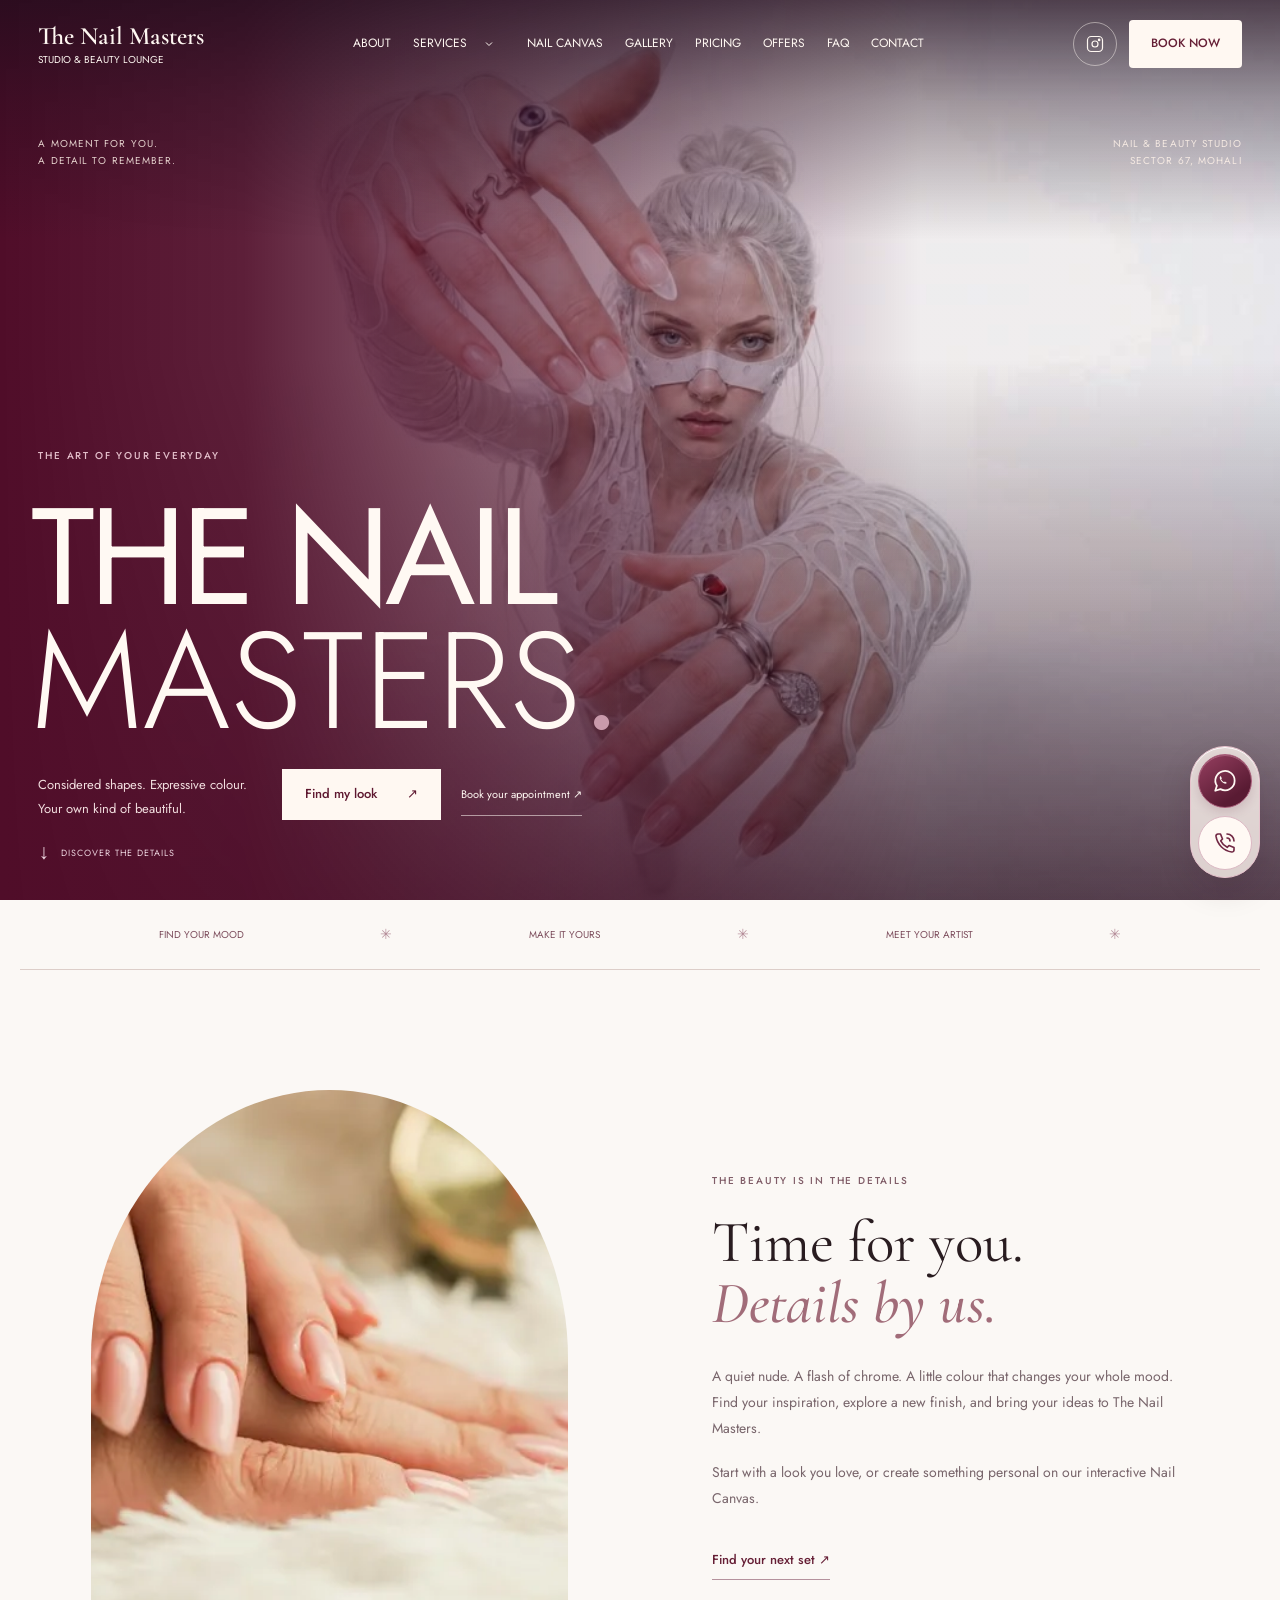
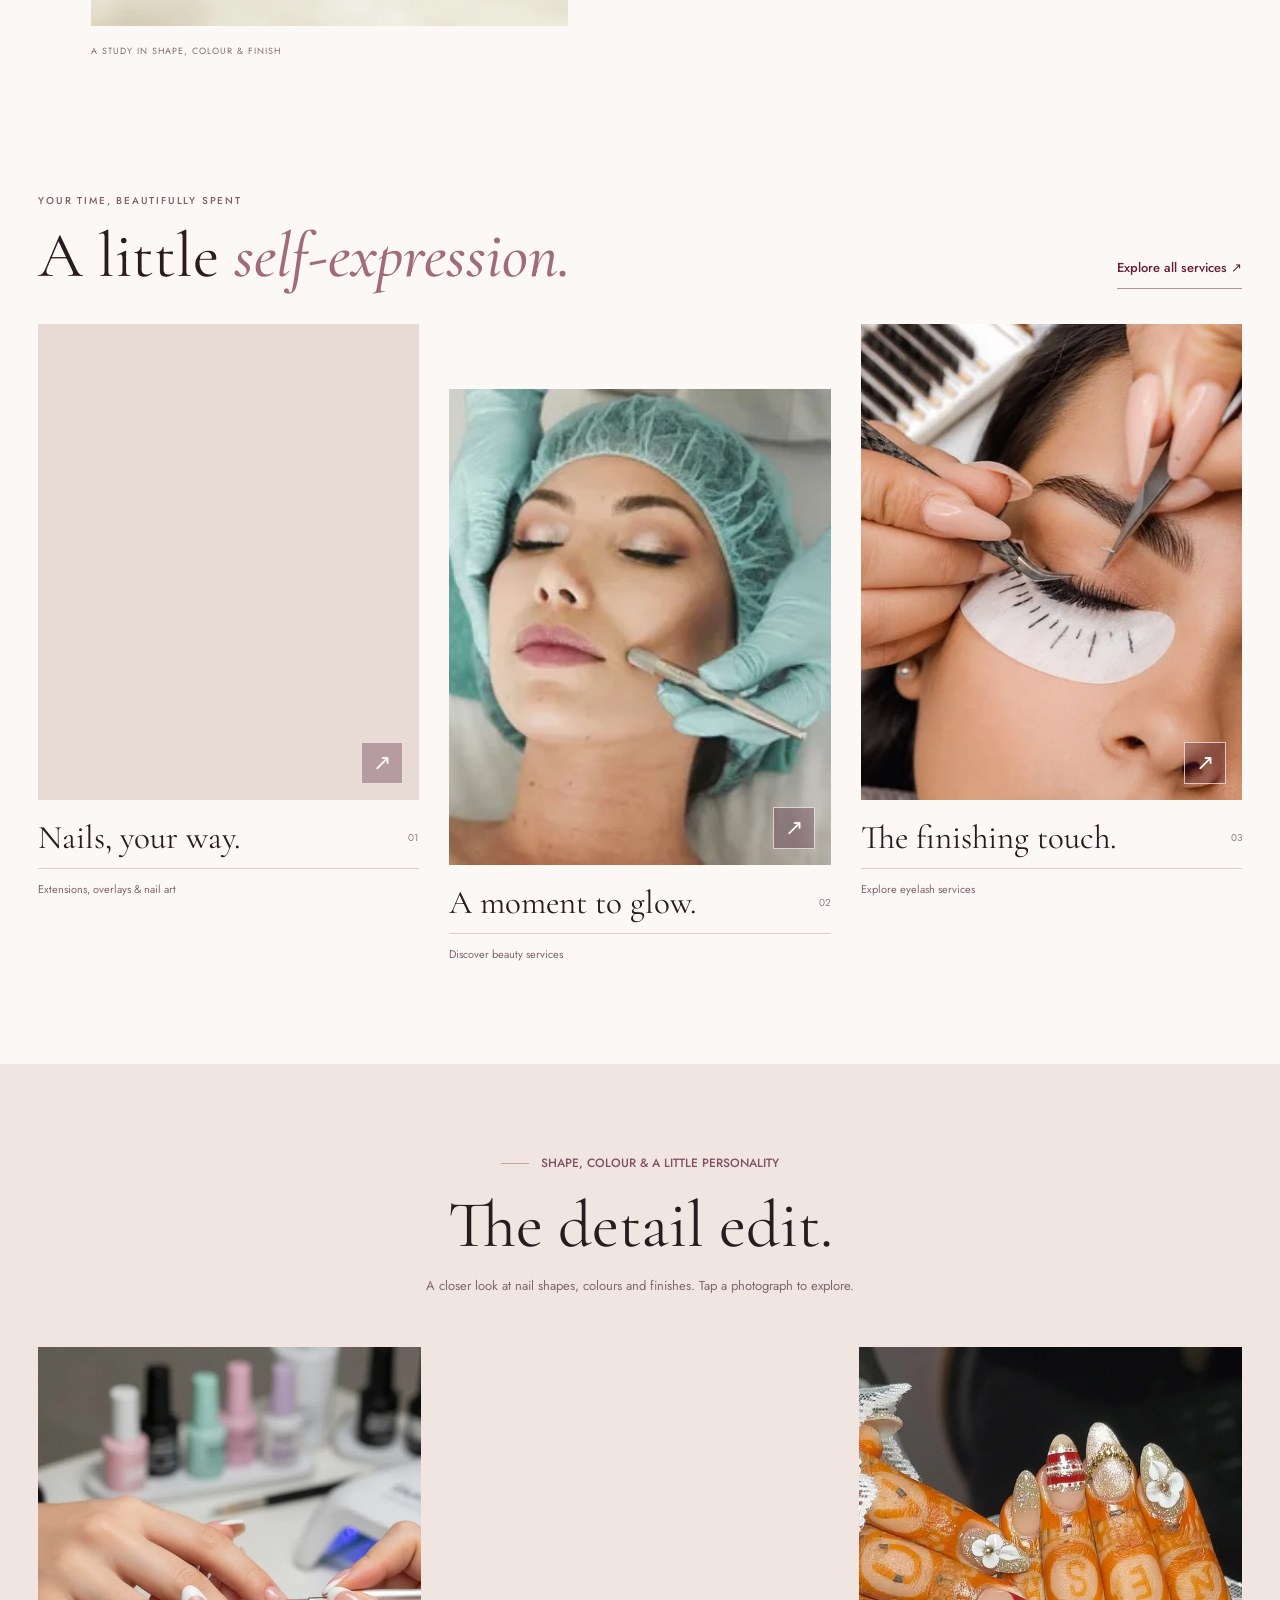
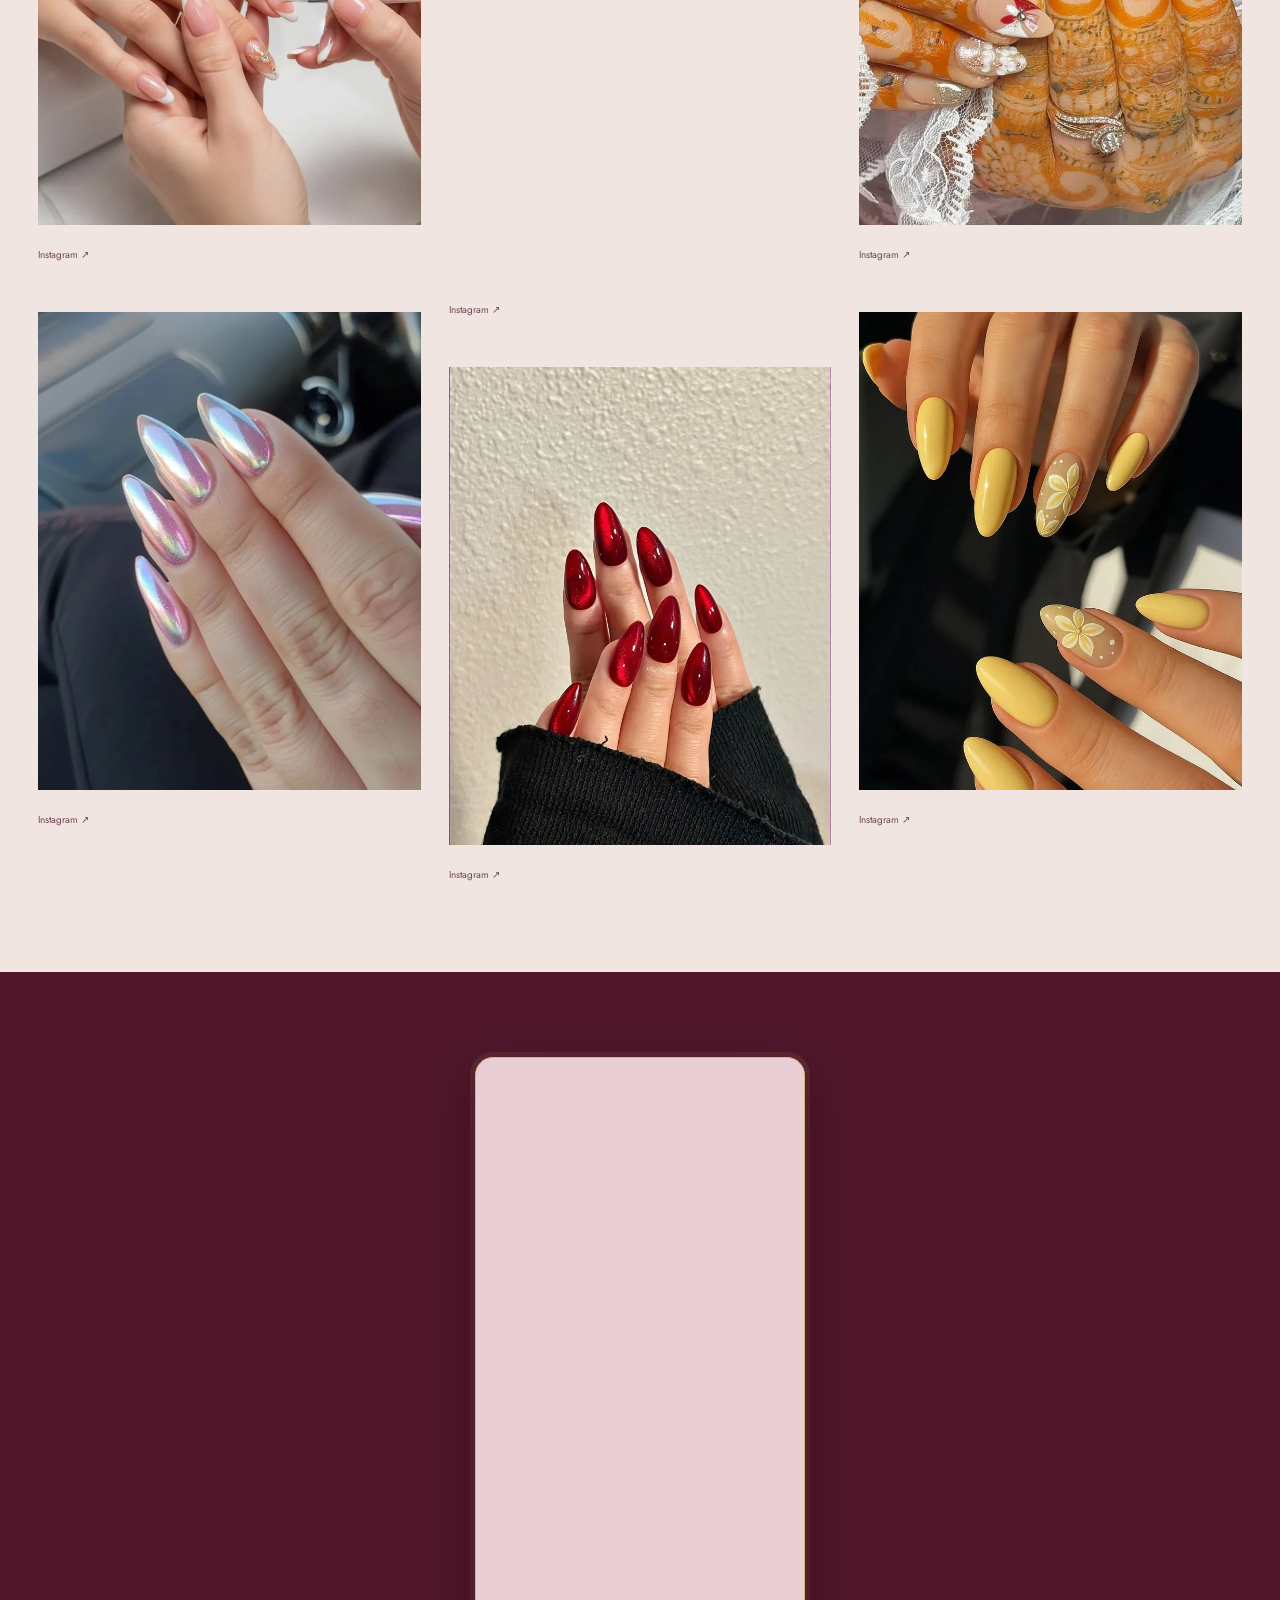
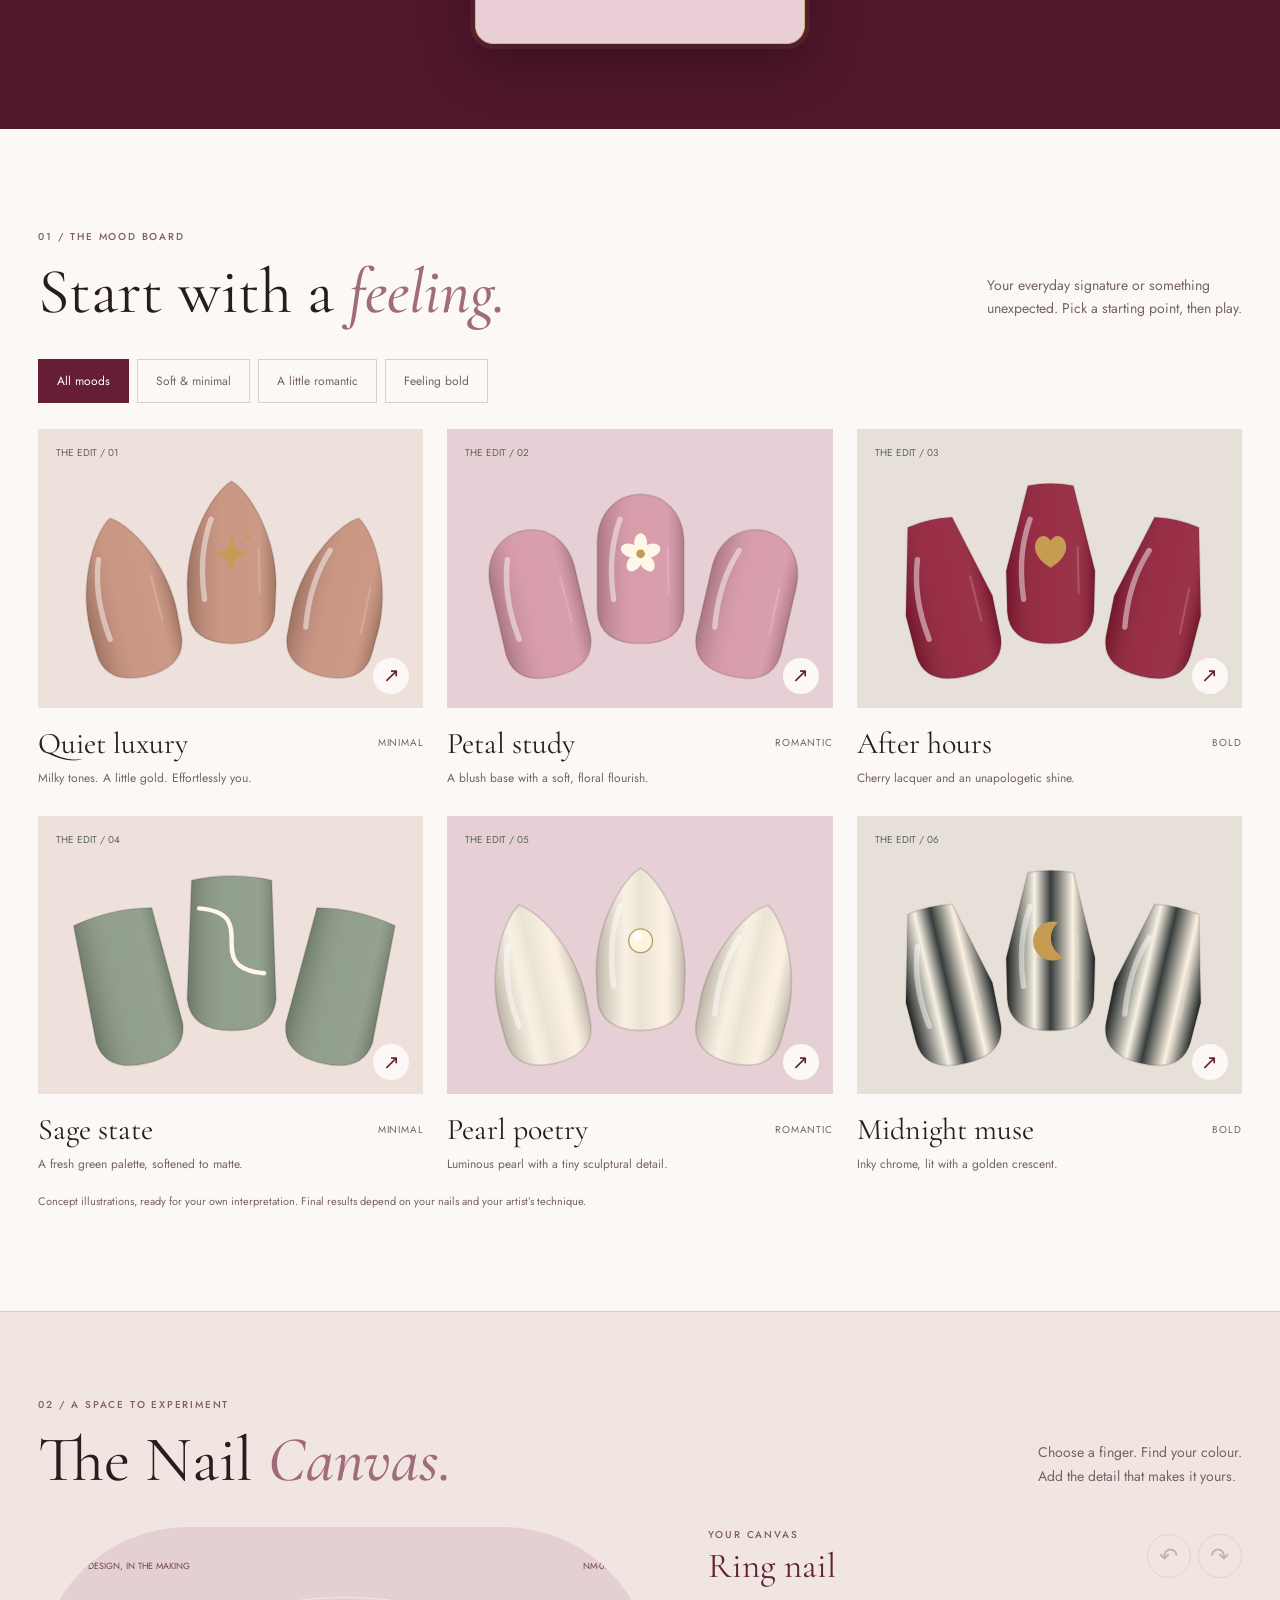
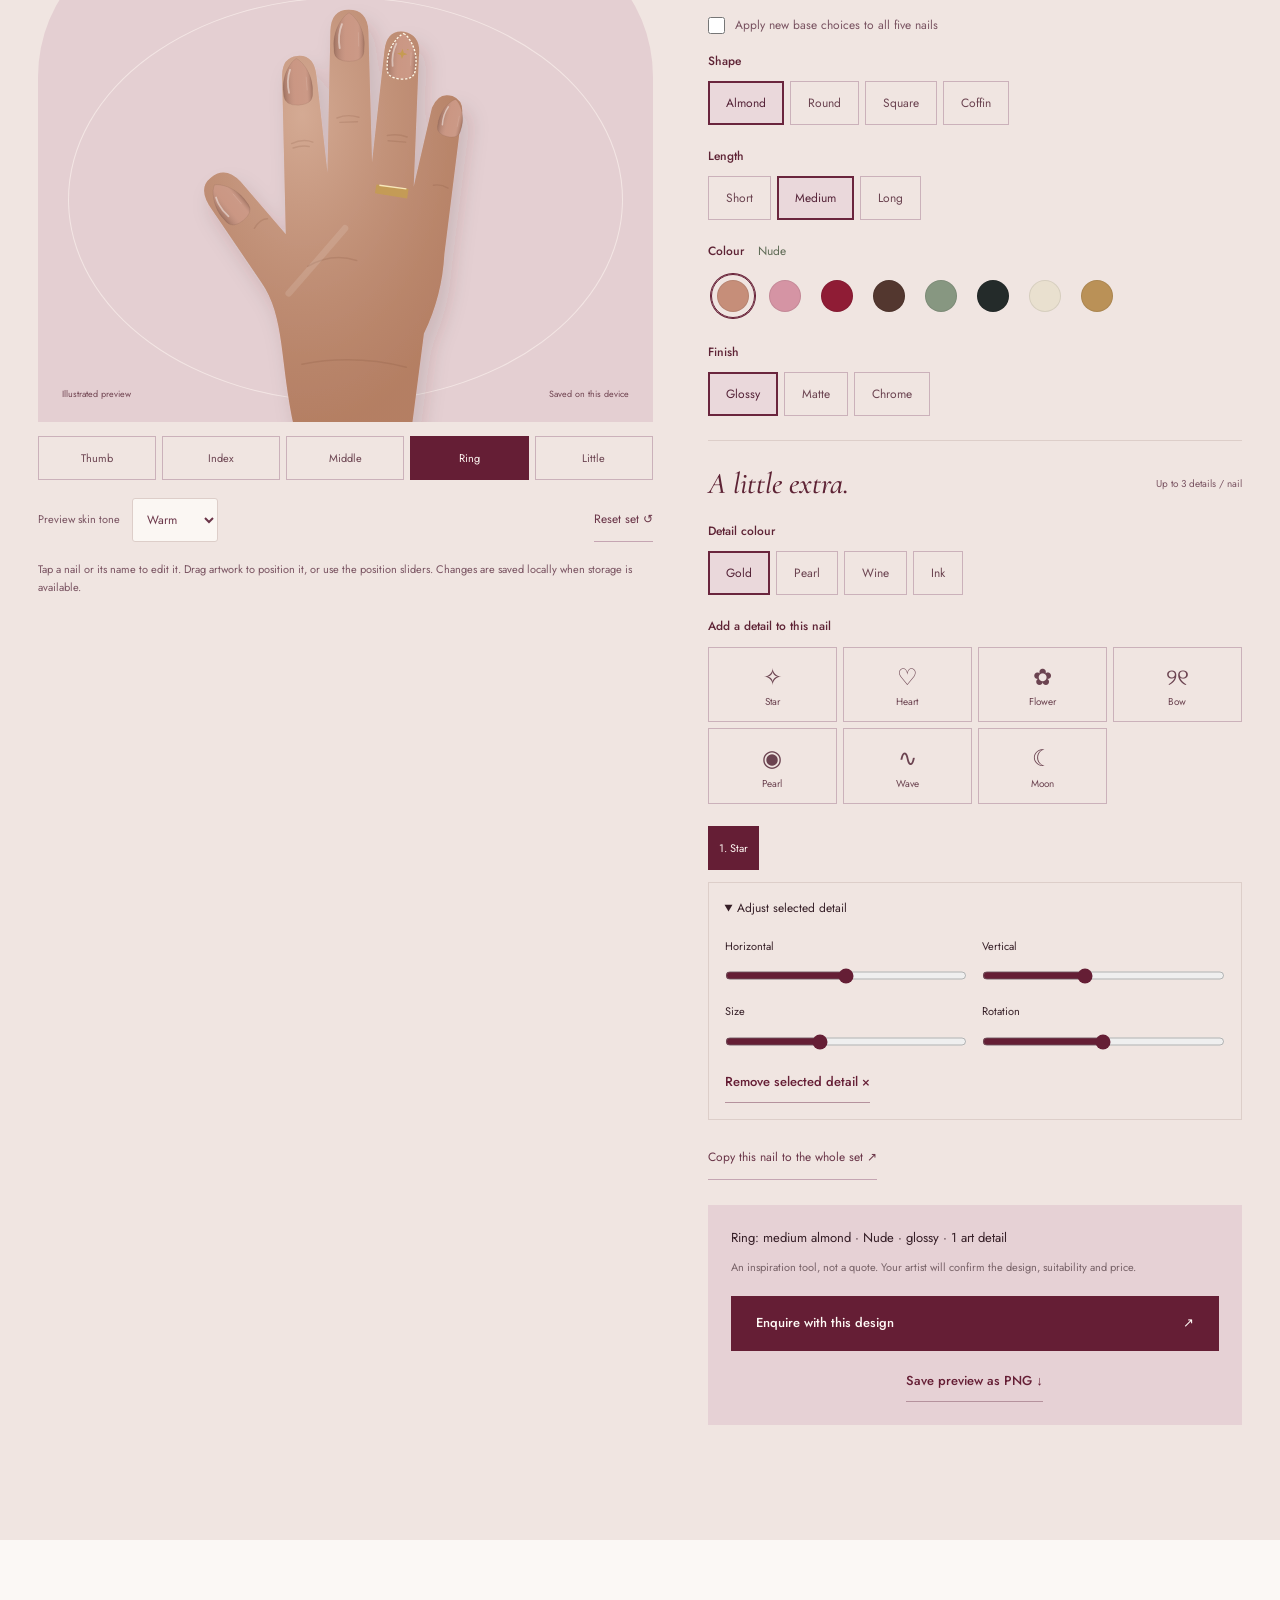
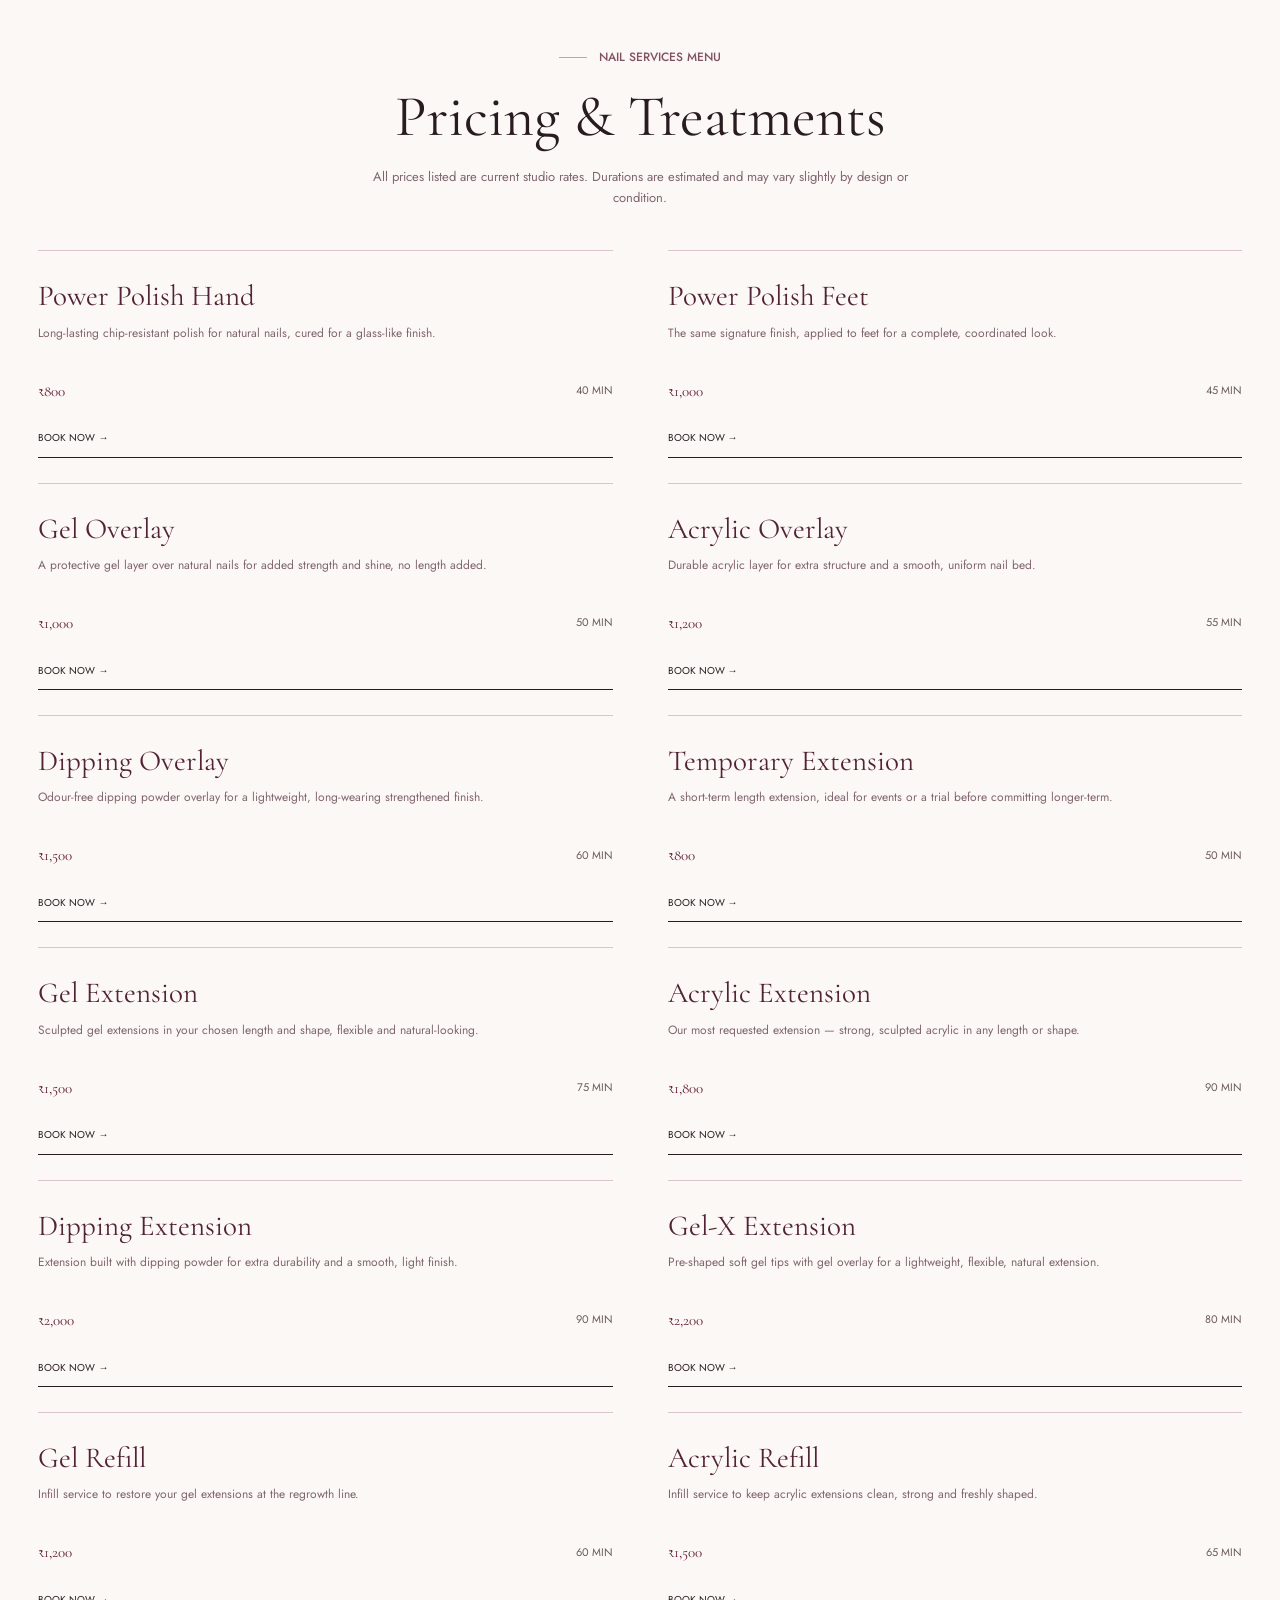
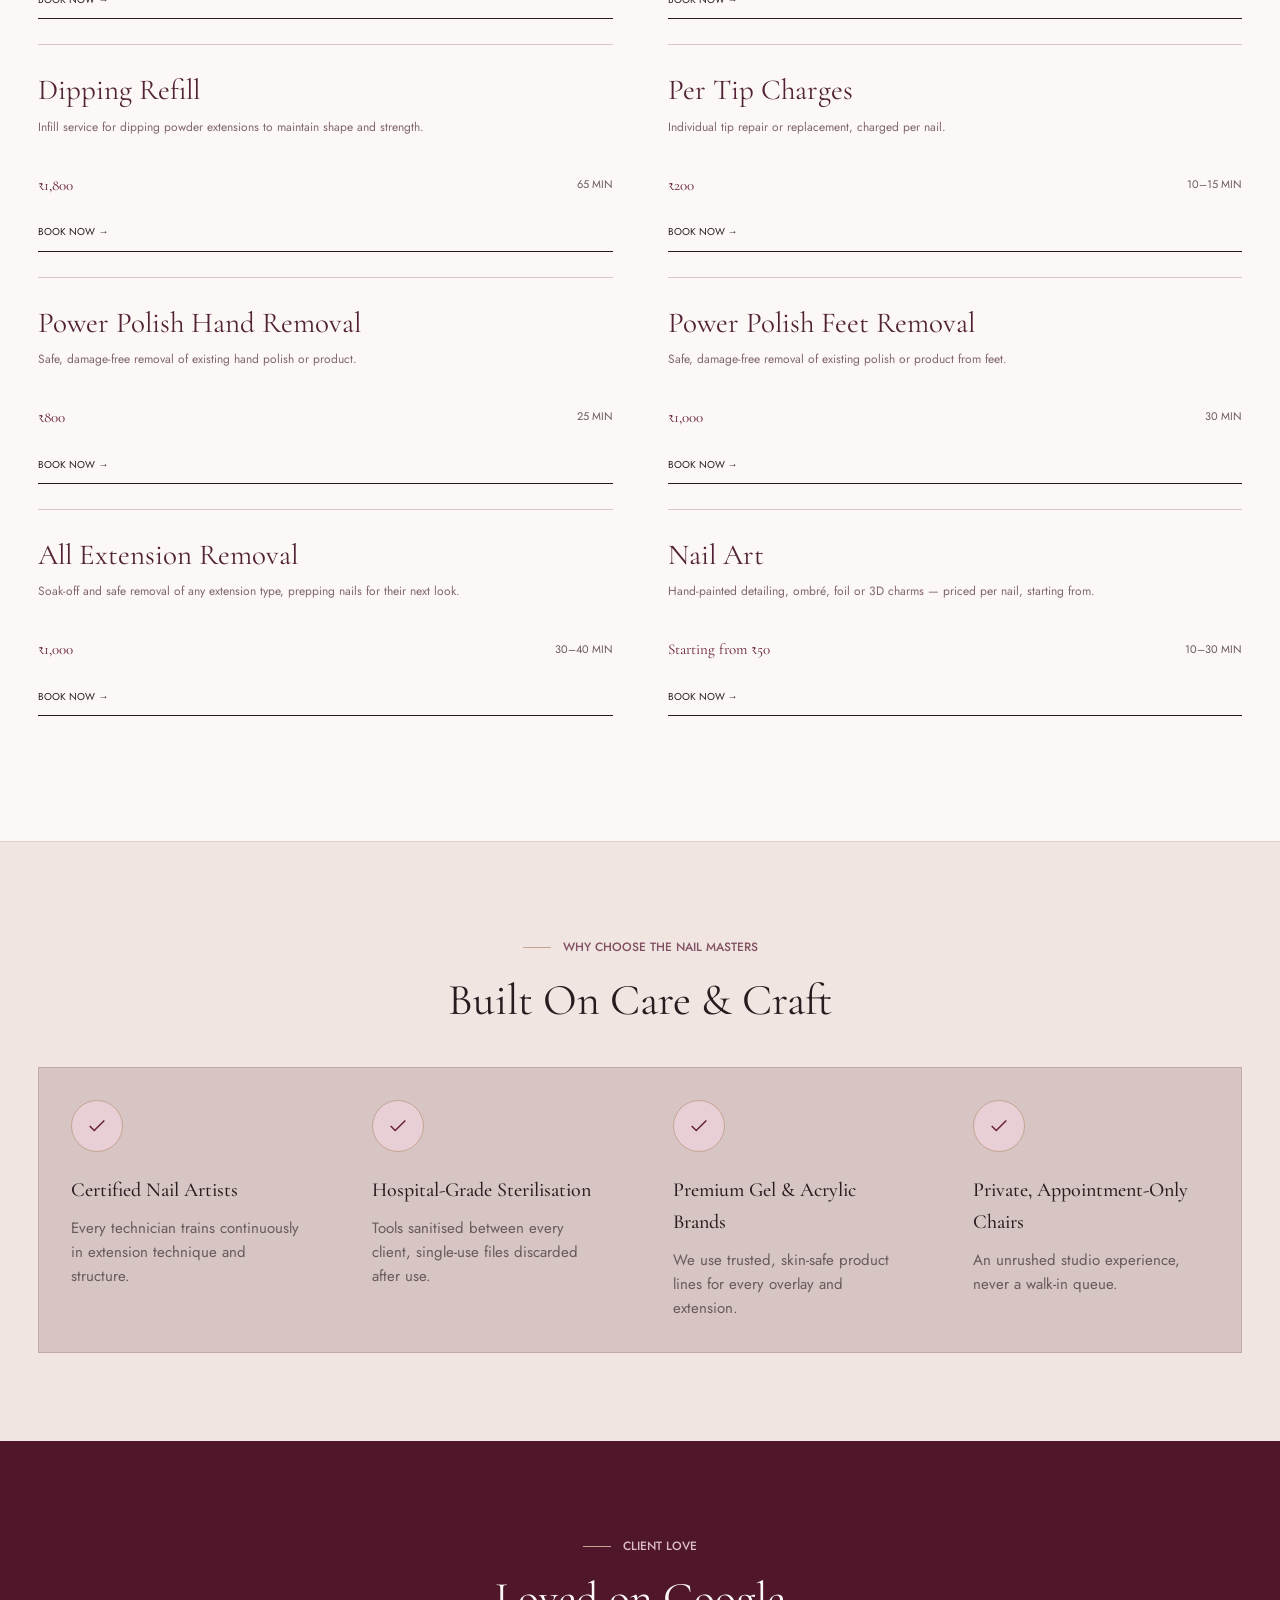
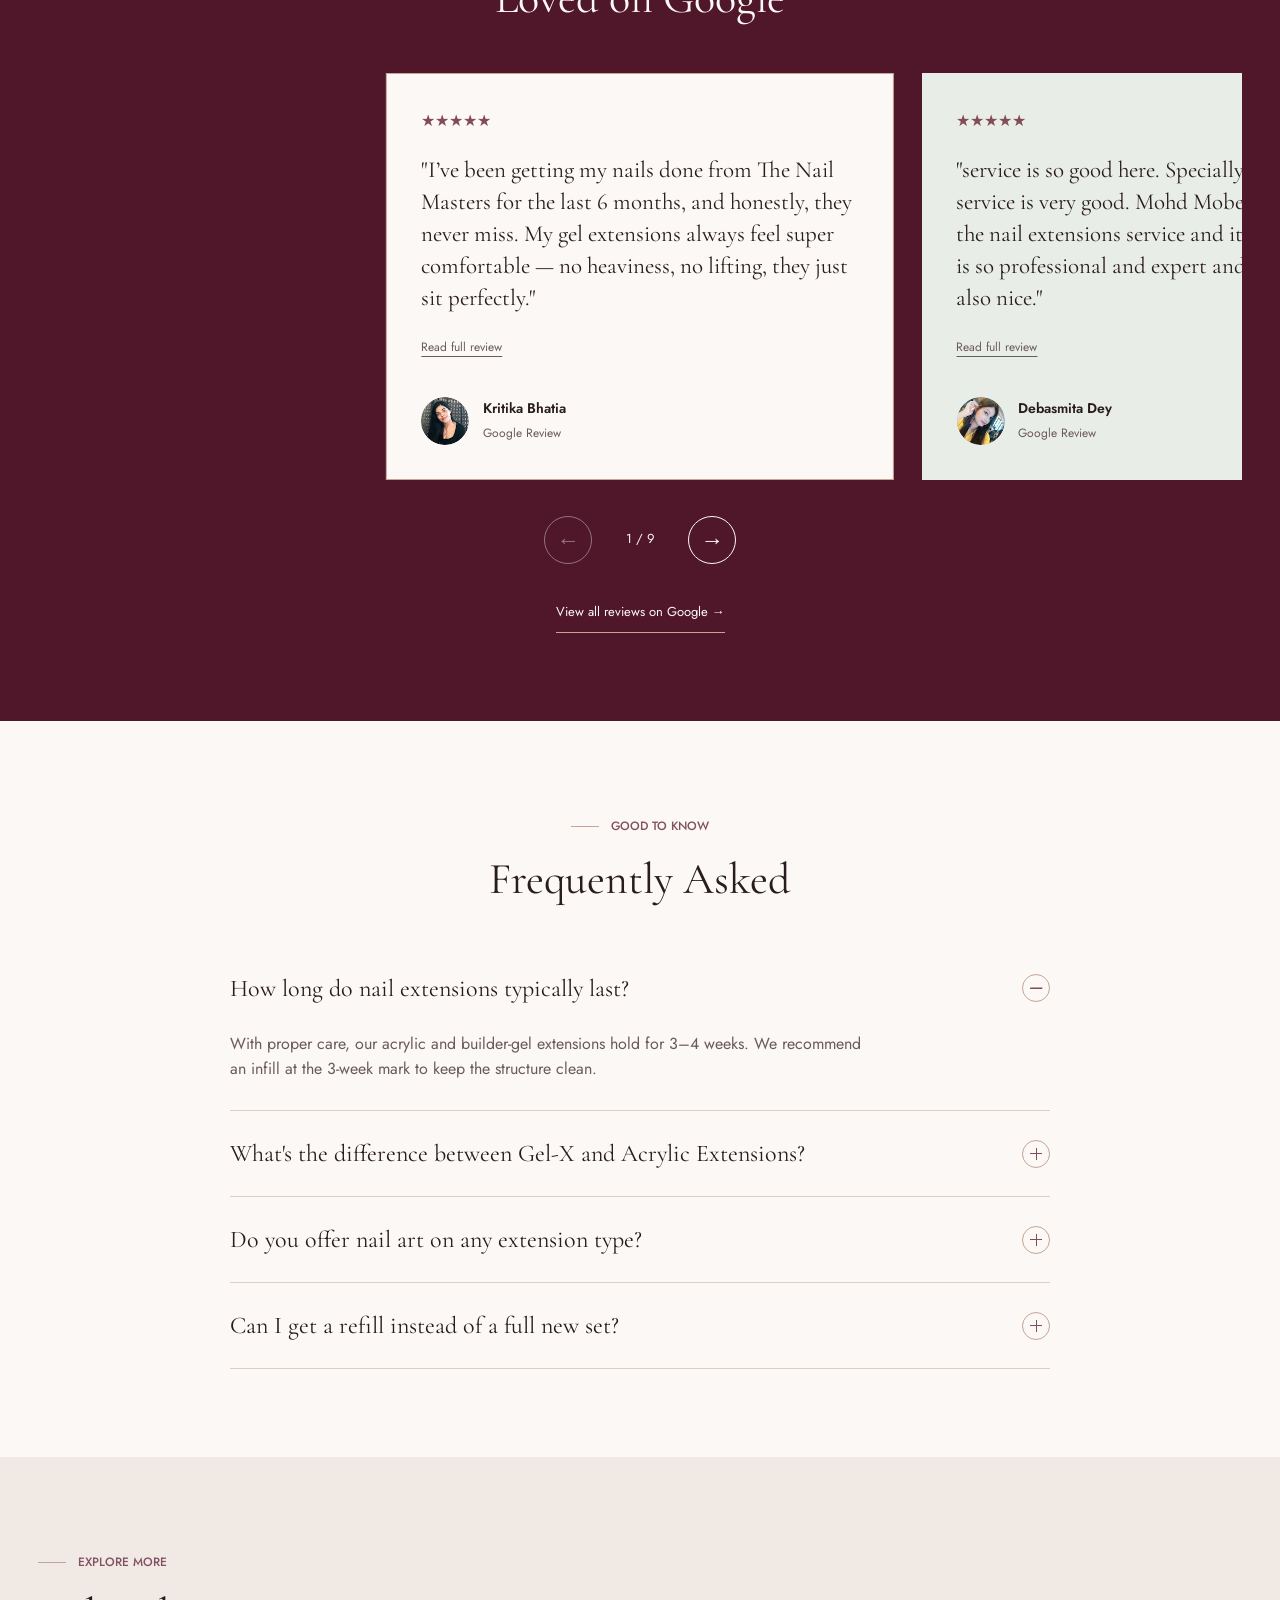
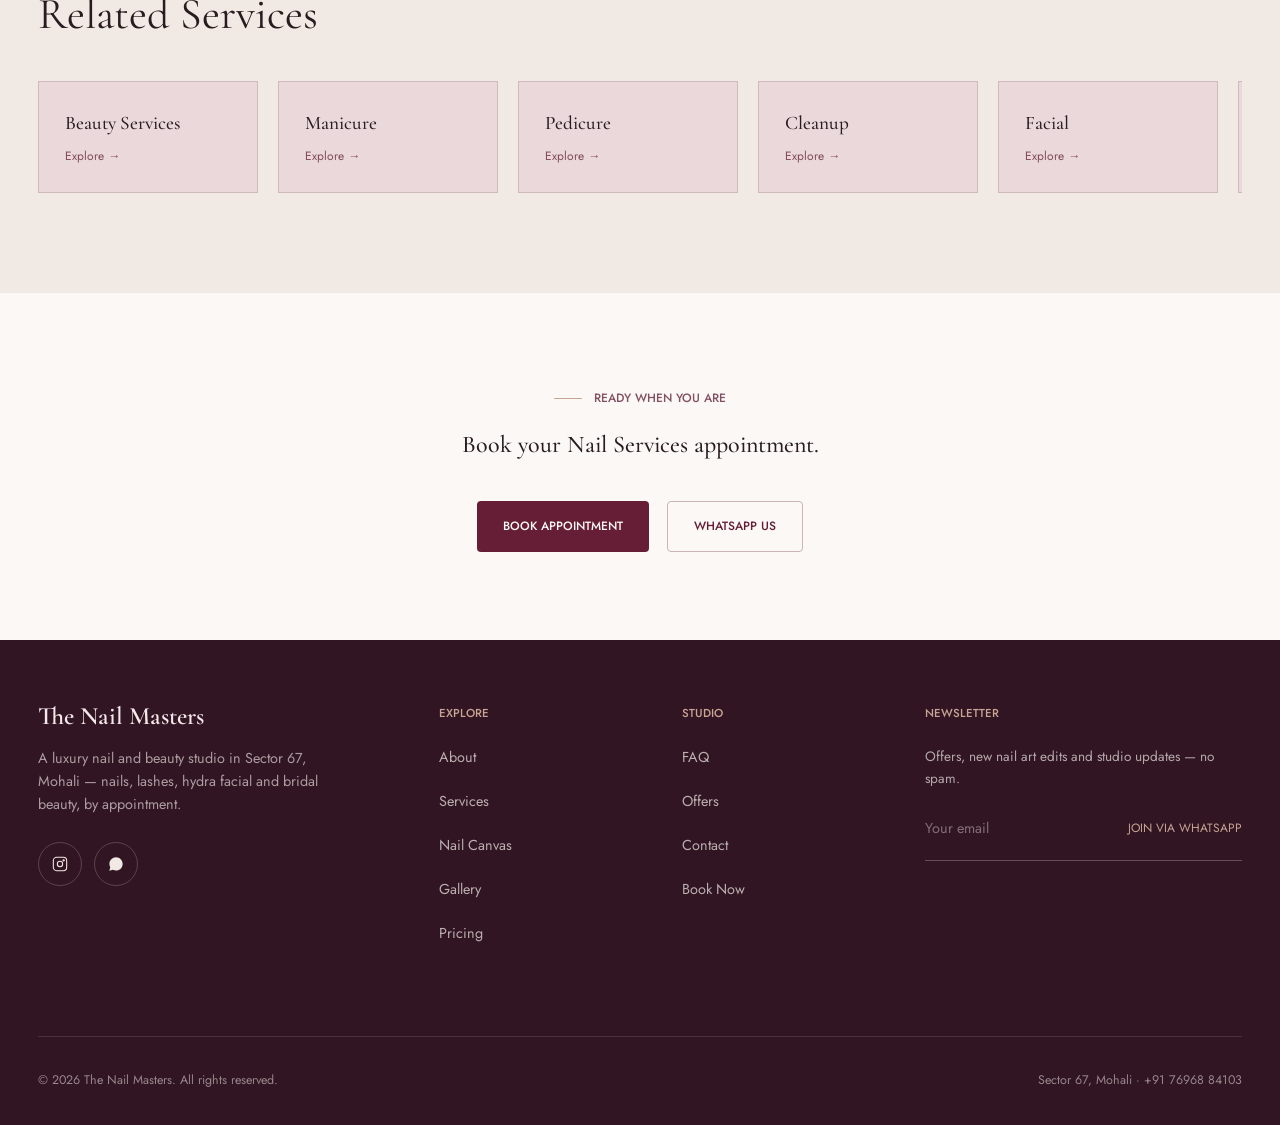
<file: index.html>
﻿<!DOCTYPE html>
<html lang="en">
<head>
<meta charset="UTF-8">
<meta name="viewport" content="width=device-width, initial-scale=1.0, viewport-fit=cover">
<title>The Nail Masters</title>
<meta name="description" content="Nail extensions, gel overlay, acrylic, dipping powder, Gel-X and nail art in Sector 67, Mohali. Real pricing, expert nail artists, book online or via WhatsApp.">
<link rel="canonical" href="https://thenailmasters.in/services/nails.html">

<meta property="og:type" content="business.business">
<meta property="og:title" content="Nail Services in Mohali — The Nail Masters | Real Pricing &amp; Booking">
<meta property="og:description" content="Nail extensions, gel overlay, acrylic, dipping powder, Gel-X and nail art in Sector 67, Mohali. Real pricing, expert nail artists, book online or via WhatsApp.">
<meta property="og:image" content="https://i.pinimg.com/1200x/c0/d5/61/c0d561452fad472bbcbb324f6d7ac3ae.jpg">
<meta property="og:url" content="https://thenailmasters.in/services/nails.html">
<meta property="og:locale" content="en_IN">

<meta name="twitter:card" content="summary_large_image">
<meta name="twitter:title" content="Nail Services in Mohali — The Nail Masters | Real Pricing &amp; Booking">
<meta name="twitter:description" content="Nail extensions, gel overlay, acrylic, dipping powder, Gel-X and nail art in Sector 67, Mohali. Real pricing, expert nail artists, book online or via WhatsApp.">
<meta name="twitter:image" content="https://i.pinimg.com/1200x/c0/d5/61/c0d561452fad472bbcbb324f6d7ac3ae.jpg">

<script type="application/ld+json">
{
  "@context": "https://schema.org",
  "@type": "Service",
  "serviceType": "Nail Services",
  "provider": {
    "@type": "BeautySalon",
    "name": "The Nail Masters",
    "address": {
      "@type": "PostalAddress",
      "streetAddress": "DSS No.8, First Floor, Central Street, Sector-67",
      "addressLocality": "S.A.S Nagar (Mohali)",
      "addressRegion": "Punjab",
      "addressCountry": "IN"
    },
    "telephone": "+91-7696884103",
    "url": "https://thenailmasters.in/"
  },
  "areaServed": "Mohali, Punjab",
  "url": "https://thenailmasters.in/services/nails.html"
}
</script>
<script type="application/ld+json">
{
  "@context": "https://schema.org",
  "@type": "BreadcrumbList",
  "itemListElement": [
    {"@type":"ListItem","position":1,"name":"Home","item":"https://thenailmasters.in/"},
    {"@type":"ListItem","position":2,"name":"Services","item":"https://thenailmasters.in/services.html"},
    {"@type":"ListItem","position":3,"name":"Nail Services","item":"https://thenailmasters.in/services/nails.html"}
  ]
}
</script>
<script type="application/ld+json">
{
  "@context": "https://schema.org",
  "@type": "FAQPage",
  "mainEntity": [
    {"@type":"Question","name":"How long do nail extensions typically last?","acceptedAnswer":{"@type":"Answer","text":"With proper care, our acrylic and builder-gel extensions hold for 3–4 weeks. We recommend an infill at the 3-week mark to keep the structure clean."}},{"@type":"Question","name":"What's the difference between Gel-X and Acrylic Extensions?","acceptedAnswer":{"@type":"Answer","text":"Gel-X uses pre-shaped soft gel tips for a lighter, more flexible feel, while acrylic is sculpted directly and offers maximum strength and structure."}},{"@type":"Question","name":"Do you offer nail art on any extension type?","acceptedAnswer":{"@type":"Answer","text":"Yes — nail art can be added to any overlay or extension, priced per nail depending on design complexity."}},{"@type":"Question","name":"Can I get a refill instead of a full new set?","acceptedAnswer":{"@type":"Answer","text":"If your existing extensions are in good condition, a refill (infill) is usually enough — ask your artist at your appointment."}}
  ]
}
</script>
<link rel="icon" type="image/svg+xml" sizes="any" href="assets/images/favicon-nm.svg">
<link rel="icon" type="image/png" sizes="32x32" href="assets/images/favicon-nm-32.png">
<link rel="apple-touch-icon" sizes="180x180" href="assets/images/apple-touch-icon-nm.png">

<meta name="referrer" content="strict-origin-when-cross-origin">
<link rel="stylesheet" href="assets/fonts/fonts.css">
<link rel="stylesheet" href="assets/vendor/swiper-bundle.min.css">

<link rel="stylesheet" href="style.css">
<link rel="stylesheet" href="services.css">
<link rel="stylesheet" href="premium.css">
<link rel="stylesheet" href="nail-canvas.css">
<link rel="stylesheet" href="serene-luxe.css">
<noscript><style>.nav-links{visibility:visible;position:static;width:auto;height:auto;flex-wrap:wrap;padding:12px;gap:12px;box-shadow:none}.nav-inner{flex-wrap:wrap}header{position:static}.has-video-hero #siteHeader:not(.scrolled){background:#50172b}.burger{display:none}.faq-a{max-height:none}.testi-card p{display:block}.footer-news form,#bookingForm,#contactForm{display:none}</style></noscript>
</head>
<body class="has-video-hero">
<a class="skip-link" href="#main-content">Skip to content</a>
<header id="siteHeader">
  <div class="container nav-inner">
    <a href="index.html#home" class="logo"><b>The Nail Masters</b><small>Studio &amp; Beauty Lounge</small></a>
    <nav class="nav-links" id="navLinks">
      <a href="index.html#about">About</a>
      <div class="has-dropdown" id="servicesDropdown">
        <span class="dropdown-trigger">
          <a href="services.html">Services</a>
          <svg width="12" height="12" viewBox="0 0 24 24" fill="none" stroke="currentColor" stroke-width="2"><path d="M6 9l6 6 6-6"/></svg>
        </span>
        <div class="nav-dropdown">
          <a href="services/nails.html"><svg width="16" height="16" viewBox="0 0 24 24" fill="none" stroke="currentColor" stroke-width="1.6"><path d="M12 2c2 3 3 6 3 9a3 3 0 1 1-6 0c0-3 1-6 3-9Z"/></svg>Nail Services</a>
      <a href="services/beauty.html"><svg width="16" height="16" viewBox="0 0 24 24" fill="none" stroke="currentColor" stroke-width="1.6"><path d="M12 21s-7-4.35-9.5-8.5C1 9 2.5 5 6.5 5c2 0 3.5 1.2 5.5 3.5C14 6.2 15.5 5 17.5 5c4 0 5.5 4 4 7.5C19 16.65 12 21 12 21Z"/></svg>Beauty Services</a>
      <a href="services/manicure.html"><svg width="16" height="16" viewBox="0 0 24 24" fill="none" stroke="currentColor" stroke-width="1.6"><path d="M6 3v18M6 3h9a4 4 0 0 1 0 8H6"/></svg>Manicure</a>
      <a href="services/pedicure.html"><svg width="16" height="16" viewBox="0 0 24 24" fill="none" stroke="currentColor" stroke-width="1.6"><path d="M12 3c-4 3-7 6-7 10a7 7 0 0 0 14 0c0-4-3-7-7-10Z"/></svg>Pedicure</a>
      <a href="services/cleanup.html"><svg width="16" height="16" viewBox="0 0 24 24" fill="none" stroke="currentColor" stroke-width="1.6"><circle cx="12" cy="12" r="8"/><circle cx="12" cy="12" r="3"/></svg>Cleanup</a>
      <a href="services/facial.html"><svg width="16" height="16" viewBox="0 0 24 24" fill="none" stroke="currentColor" stroke-width="1.6"><circle cx="12" cy="12" r="8"/><circle cx="12" cy="12" r="3"/></svg>Facial</a>
      <a href="services/eyelashes.html"><svg width="16" height="16" viewBox="0 0 24 24" fill="none" stroke="currentColor" stroke-width="1.6"><path d="M2 12c3-4 7-6 10-6s7 2 10 6c-3 4-7 6-10 6s-7-2-10-6Z"/><circle cx="12" cy="12" r="2"/></svg>Eyelashes</a>

        </div>
      </div>
      <a href="index.html#nail-canvas">Nail Canvas</a>
      <a href="index.html#gallery">Gallery</a>
      <a href="index.html#pricing">Pricing</a>
      <a href="index.html#offers">Offers</a>
      <a href="index.html#faq">FAQ</a>
      <a href="contact.html">Contact</a>
    </nav>
    <div class="nav-cta">
      <a class="icon-btn" href="https://www.instagram.com/thenailmasters.in/" target="_blank" rel="noopener" aria-label="Instagram">
        <svg width="18" height="18" viewBox="0 0 24 24" fill="none" stroke="currentColor" stroke-width="1.6"><rect x="2" y="2" width="20" height="20" rx="5"/><circle cx="12" cy="12" r="4"/><circle cx="17.5" cy="6.5" r="1"/></svg>
      </a>
      <a class="btn btn-gold" href="booking.html">Book Now</a>
      <button class="burger" id="burger" aria-label="Menu"><span></span><span></span><span></span></button>
    </div>
  </div>
</header>
<main id="main-content">


<section class="nm-hero sl-hero" id="home" aria-labelledby="hero-title">
  <div class="sl-hero-photo sl-hero-film" aria-hidden="true">
    <img src="assets/images/hero-video-poster.jpg" width="1280" height="720" alt="" fetchpriority="high" loading="eager" decoding="async">
    <video id="heroVideo" class="sl-hero-video" data-src="https://d8j0ntlcm91z4.cloudfront.net/user_38xzZboKViGWJOttwIXH07lWA1P/hf_20260802_081931_d0adfc37-7ace-4c83-939e-4a6e0e9d9763.mp4" poster="assets/images/hero-video-poster.jpg" autoplay muted loop playsinline preload="none" disablepictureinpicture disableremoteplayback tabindex="-1"></video>
  </div>
  <div class="sl-hero-wash" aria-hidden="true"></div>
  <div class="sl-hero-frame" aria-hidden="true"></div>
  <button type="button" class="sl-video-toggle" hidden>Pause background video</button>
  <div class="container sl-hero-inner">
    <div class="sl-hero-top"><p class="sl-caption">A moment for you.<br>A detail to remember.</p><p class="sl-caption">Nail &amp; beauty studio<br>Sector 67, Mohali</p></div>
    <div class="nm-hero-copy sl-hero-copy"><p class="nm-kicker">The art of your everyday</p><h1 id="hero-title">THE NAIL<br><span>MASTERS</span><span class="sl-title-dot" aria-hidden="true">.</span></h1><div class="sl-hero-bottom"><p>Considered shapes. Expressive colour.<br>Your own kind of beautiful.</p><div class="nm-actions"><button class="nm-button" type="button" data-open-match>Find my look <span aria-hidden="true">↗</span></button><a href="booking.html" class="sl-hero-book">Book your appointment ↗</a></div></div></div>

    <a href="#serene-intro" class="sl-scroll" aria-label="Discover The Nail Masters"><span aria-hidden="true">↓</span>Discover the details</a>
  </div>
</section>

<div class="nm-ribbon" aria-label="Find your mood, make it yours, meet your artist"><span>Find your mood</span><span aria-hidden="true">✳</span><span>Make it yours</span><span aria-hidden="true">✳</span><span>Meet your artist</span><span aria-hidden="true">✳</span></div>
<section class="sl-introduction" id="serene-intro" aria-labelledby="intro-title"><div class="container sl-intro-grid">
  <div class="sl-intro-image"><img src="assets/images/source-1b0864fab8-800.webp" srcset="assets/images/source-1b0864fab8-400.webp 400w, assets/images/source-1b0864fab8-800.webp 800w" sizes="(max-width: 700px) 85vw, 35vw" alt="A soft nude manicure resting on a light textured surface" width="800" height="533" loading="lazy" decoding="async"><span class="sl-photo-note">A study in shape, colour &amp; finish</span></div>
  <div class="sl-intro-copy"><p class="nm-kicker">The beauty is in the details</p><h2 id="intro-title">Time for you.<br><em>Details by us.</em></h2><p>A quiet nude. A flash of chrome. A little colour that changes your whole mood. Find your inspiration, explore a new finish, and bring your ideas to The Nail Masters.</p><p>Start with a look you love, or create something personal on our interactive Nail Canvas.</p><a href="#find-your-look" class="nm-text-link">Find your next set <span aria-hidden="true">↗</span></a></div>
</div></section>
<section class="sl-services" aria-labelledby="sl-services-title"><div class="container"><div class="nm-section-heading"><div><p class="nm-kicker">Your time, beautifully spent</p><h2 id="sl-services-title">A little <em>self-expression.</em></h2></div><a href="services.html" class="nm-text-link">Explore all services ↗</a></div><div class="sl-service-grid">
  <a href="services/nails.html" class="sl-service"><div class="sl-service-photo"><img src="assets/images/source-ca5c9bae46-735.webp" srcset="assets/images/source-ca5c9bae46-400.webp 400w, assets/images/source-ca5c9bae46-735.webp 735w" sizes="(max-width:700px) 85vw, 30vw" width="735" height="865" alt="Nude almond nails with fine white floral artwork" loading="lazy" decoding="async"><span aria-hidden="true">↗</span></div><div class="sl-service-title"><h3>Nails, your way.</h3><span>01</span></div><p>Extensions, overlays &amp; nail art</p></a>
  <a href="services/beauty.html" class="sl-service"><div class="sl-service-photo"><img src="assets/images/source-5bbc6bca66-800.webp" srcset="assets/images/source-5bbc6bca66-400.webp 400w, assets/images/source-5bbc6bca66-800.webp 800w" sizes="(max-width:700px) 85vw, 30vw" width="800" height="533" alt="A facial treatment using a handheld device" loading="lazy" decoding="async"><span aria-hidden="true">↗</span></div><div class="sl-service-title"><h3>A moment to glow.</h3><span>02</span></div><p>Discover beauty services</p></a>
  <a href="services/eyelashes.html" class="sl-service"><div class="sl-service-photo"><img src="assets/images/source-27b1c919c6-736.webp" srcset="assets/images/source-27b1c919c6-400.webp 400w, assets/images/source-27b1c919c6-736.webp 736w" sizes="(max-width:700px) 85vw, 30vw" width="736" height="736" alt="Close-up of an eyelash treatment" loading="lazy" decoding="async"><span aria-hidden="true">↗</span></div><div class="sl-service-title"><h3>The finishing touch.</h3><span>03</span></div><p>Explore eyelash services</p></a>
</div></div></section>

<section class="section section--tint" id="gallery">
  <div class="container">
    <div class="section-head center">
      <div class="eyebrow">Shape, colour &amp; a little personality</div>
      <h2>The detail edit.</h2>
      <p>A closer look at nail shapes, colours and finishes. Tap a photograph to explore.</p>
      <svg class="brush" viewBox="0 0 120 20"><path d="M4 14 Q 30 2, 60 12 T 116 8"/></svg>
    </div>
    <div class="insta-strip" data-aos="fade-up">
      <a href="https://www.instagram.com/thenailmasters.in/" target="_blank" rel="noopener"><img src="assets/images/source-c63c636026-800.webp" srcset="assets/images/source-c63c636026-400.webp 400w, assets/images/source-c63c636026-800.webp 800w, assets/images/source-c63c636026-1024.webp 1024w" sizes="(max-width: 780px) 50vw, 420px" width="1024" height="1024" alt="A manicure in progress with soft nude polish" loading="lazy" decoding="async"></a>
      <a href="https://www.instagram.com/thenailmasters.in/" target="_blank" rel="noopener"><img src="assets/images/source-ca5c9bae46-735.webp" srcset="assets/images/source-ca5c9bae46-400.webp 400w, assets/images/source-ca5c9bae46-735.webp 735w" sizes="(max-width: 780px) 50vw, 420px" width="735" height="865" alt="Nude almond nails with white floral detailing" loading="lazy" decoding="async"></a>
      <a href="https://www.instagram.com/thenailmasters.in/" target="_blank" rel="noopener"><img src="assets/images/source-3716ba1e10-720.webp" srcset="assets/images/source-3716ba1e10-400.webp 400w, assets/images/source-3716ba1e10-720.webp 720w" sizes="(max-width: 780px) 50vw, 420px" width="720" height="960" alt="Ornate gold and pearl bridal nail art" loading="lazy" decoding="async"></a>
      <a href="https://www.instagram.com/thenailmasters.in/" target="_blank" rel="noopener"><img src="assets/images/source-45f22c887e-800.webp" srcset="assets/images/source-45f22c887e-400.webp 400w, assets/images/source-45f22c887e-800.webp 800w, assets/images/source-45f22c887e-816.webp 816w" sizes="(max-width: 780px) 50vw, 420px" width="816" height="1456" alt="Iridescent chrome almond nails" loading="lazy" decoding="async"></a>
      <a href="https://www.instagram.com/thenailmasters.in/" target="_blank" rel="noopener"><img src="assets/images/source-39971fd02a-736.webp" srcset="assets/images/source-39971fd02a-400.webp 400w, assets/images/source-39971fd02a-736.webp 736w" sizes="(max-width: 780px) 50vw, 420px" width="736" height="981" alt="Glossy cherry-red almond nails" loading="lazy" decoding="async"></a>
      <a href="https://www.instagram.com/thenailmasters.in/" target="_blank" rel="noopener"><img src="assets/images/source-b5896966f7-736.webp" srcset="assets/images/source-b5896966f7-400.webp 400w, assets/images/source-b5896966f7-736.webp 736w" sizes="(max-width: 780px) 50vw, 420px" width="736" height="1104" alt="Yellow almond nails with delicate floral artwork" loading="lazy" decoding="async"></a>

    </div>
  </div>
</section>
<section class="sl-motion-edit" id="motion-edit" aria-label="BETER nail-care inspiration video">
  <div class="container sl-motion-grid">
    <div class="sl-motion-player">
      <video src="https://v1.pinimg.com/videos/mc/720p/3c/3d/11/3c3d11a32228d4392228a765a8c35fb8.mp4" poster="https://i.pinimg.com/videos/thumbnails/originals/3c/3d/11/3c3d11a32228d4392228a765a8c35fb8.0000000.jpg" width="1080" height="1920" autoplay muted loop playsinline preload="none" aria-label="BETER nail-care inspiration video"></video>
    </div>
  </div>
</section>

<section class="nm-discovery" id="find-your-look" aria-labelledby="looks-title">
  <div class="container">
    <div class="nm-section-heading"><div><p class="nm-kicker">01 / The mood board</p><h2 id="looks-title">Start with a <em>feeling.</em></h2></div><p>Your everyday signature or something<br>unexpected. Pick a starting point, then play.</p></div>
    <div class="nm-filters" role="group" aria-label="Filter illustrated looks"><button type="button" data-filter="All" aria-pressed="true">All moods</button><button type="button" data-filter="Minimal" aria-pressed="false">Soft &amp; minimal</button><button type="button" data-filter="Romantic" aria-pressed="false">A little romantic</button><button type="button" data-filter="Bold" aria-pressed="false">Feeling bold</button></div>
    <div class="nm-looks" id="lookCards"></div><p class="nm-small">Concept illustrations, ready for your own interpretation. Final results depend on your nails and your artist’s technique.</p>
    <noscript><p>Enable JavaScript to explore looks and customise nails. You can still <a href="booking.html">book a consultation</a> or browse the treatments below.</p></noscript>
  </div>
</section>
<section class="nc-section" id="nail-canvas" aria-labelledby="canvas-title">
  <div class="container">
    <div class="nm-section-heading"><div><p class="nm-kicker">02 / A space to experiment</p><h2 id="canvas-title">The Nail <em>Canvas.</em></h2></div><p>Choose a finger. Find your colour.<br>Add the detail that makes it yours.</p></div>
    <div class="nc-workspace" id="canvasWorkspace" hidden>
      <div class="nc-preview-column">
        <div class="nc-stage" id="nailStage"><div class="nc-stage-top"><span>YOUR DESIGN, IN THE MAKING</span><span id="designId"></span></div><div id="handPreview"></div><div class="nc-stage-bottom"><span>Illustrated preview</span><span id="saveState" role="status">Saved on this device</span></div></div>
        <div class="nc-fingers" role="group" aria-label="Choose a nail to customise" id="fingerButtons"></div>
        <div class="nc-preview-settings"><label for="skinTone">Preview skin tone</label><select id="skinTone"><option>Light</option><option selected>Warm</option><option>Deep</option></select><button type="button" class="nc-reset" id="resetDesign">Reset set ↺</button></div>
        <p class="nm-small nc-help">Tap a nail or its name to edit it. Drag artwork to position it, or use the position sliders. Changes are saved locally when storage is available.</p>
      </div>
      <div class="nc-controls">
        <div class="nc-control-heading"><div><p class="nm-kicker">Your canvas</p><h3 id="selectedNail">Thumb nail</h3></div><div class="nc-history"><button type="button" id="undoDesign" aria-label="Undo last design change">↶</button><button type="button" id="redoDesign" aria-label="Redo design change">↷</button></div></div>
        <label class="nc-all"><input type="checkbox" id="editAll"> Apply new base choices to all five nails</label>
        <fieldset><legend>Shape</legend><div class="nc-options" id="shapeOptions"></div></fieldset>
        <fieldset><legend>Length</legend><div class="nc-options" id="lengthOptions"></div></fieldset>
        <fieldset><legend>Colour <span id="colorName"></span></legend><div class="nc-swatches" id="colorOptions"></div></fieldset>
        <fieldset><legend>Finish</legend><div class="nc-options" id="finishOptions"></div></fieldset>
        <div class="nc-divider"></div>
        <div class="nc-art-heading"><h4>A little extra.</h4><span>Up to 3 details / nail</span></div>
        <fieldset><legend>Detail colour</legend><div class="nc-options nc-art-colors" id="artColorOptions"></div></fieldset>
        <fieldset><legend>Add a detail to this nail</legend><div class="nc-art-options" id="artOptions"></div></fieldset>
        <div id="detailEditor" hidden>
          <div class="nc-detail-list" id="detailList" role="group" aria-label="Select an artwork detail"></div>
          <details class="nc-position" open><summary>Adjust selected detail</summary><div class="nc-sliders">
            <label for="artX">Horizontal <input id="artX" type="range" min="18" max="82" value="50"></label>
            <label for="artY">Vertical <input id="artY" type="range" min="35" max="130" value="75"></label>
            <label for="artSize">Size <input id="artSize" type="range" min="50" max="180" value="100"></label>
            <label for="artRotation">Rotation <input id="artRotation" type="range" min="-180" max="180" value="0"></label>
          </div><button type="button" class="nm-text-link" id="removeDetail">Remove selected detail ×</button></details>
        </div>
        <button type="button" id="copyNail" class="nc-copy">Copy this nail to the whole set ↗</button>
        <div class="nc-design-summary"><p id="designSummary"></p><p class="nm-small">An inspiration tool, not a quote. Your artist will confirm the design, suitability and price.</p><a href="booking.html" class="nm-button" id="bookDesign">Enquire with this design <span aria-hidden="true">↗</span></a><button type="button" class="nm-text-link nc-export" id="downloadDesign">Save preview as PNG ↓</button></div>
        <p class="nc-status" id="canvasStatus" role="status" aria-live="polite"></p>
      </div>
    </div>
    <div class="nc-loading" id="canvasFallback"><p>Your next set starts here. Enable JavaScript to open the interactive Nail Canvas.</p><a href="booking.html" class="nm-text-link">Book a design consultation ↗</a></div>
  </div>
</section>

<dialog class="nm-match" id="matchDialog" aria-labelledby="matchTitle"><button type="button" class="nm-match-close" id="closeMatch" aria-label="Close style finder">×</button><p class="nm-kicker">A little intuition goes a long way</p><h2 id="matchTitle">What’s your <em>mood?</em></h2><form id="matchForm"><fieldset><legend>01 / Pick your energy</legend><div class="nm-match-options"><label><input type="radio" name="mood" value="Minimal" checked><span>Soft &amp; minimal</span></label><label><input type="radio" name="mood" value="Romantic"><span>A little romantic</span></label><label><input type="radio" name="mood" value="Bold"><span>Feeling bold</span></label></div></fieldset><fieldset><legend>02 / How long are we going?</legend><div class="nm-match-options"><label><input type="radio" name="length" value="Short"><span>Keep it short</span></label><label><input type="radio" name="length" value="Medium" checked><span>A little length</span></label><label><input type="radio" name="length" value="Long"><span>Make a statement</span></label></div></fieldset><fieldset><legend>03 / Your finishing touch</legend><div class="nm-match-options"><label><input type="radio" name="finish" value="Glossy" checked><span>Glass-like gloss</span></label><label><input type="radio" name="finish" value="Matte"><span>Velvet matte</span></label><label><input type="radio" name="finish" value="Chrome"><span>Liquid chrome</span></label></div></fieldset><button type="submit" class="nm-button">Meet my match ↗</button></form><div id="matchResult" hidden></div></dialog>


<span id="pricing" class="anchor-target" aria-hidden="true"></span>
<section class="section section--tint" id="menu">
  <div class="container">
    <div class="section-head center">
      <div class="eyebrow">Nail Services Menu</div>
      <h2>Pricing &amp; Treatments</h2>
      <svg class="brush" viewBox="0 0 120 20"><path d="M4 14 Q 30 2, 60 12 T 116 8"/></svg>
      <p>All prices listed are current studio rates. Durations are estimated and may vary slightly by design or condition.</p>
    </div>
    <div class="menu-grid">

      <article class="menu-card" data-aos="fade-up">
        <h3>Power Polish Hand</h3>
        <p class="desc">Long-lasting chip-resistant polish for natural nails, cured for a glass-like finish.</p>
        <div class="menu-meta"><span class="price">₹800</span><span class="dur">40 min</span></div>
        <a href="booking.html" class="link-arrow">Book Now &rarr;</a>
      </article>
      <article class="menu-card" data-aos="fade-up">
        <h3>Power Polish Feet</h3>
        <p class="desc">The same signature finish, applied to feet for a complete, coordinated look.</p>
        <div class="menu-meta"><span class="price">₹1,000</span><span class="dur">45 min</span></div>
        <a href="booking.html" class="link-arrow">Book Now &rarr;</a>
      </article>
      <article class="menu-card" data-aos="fade-up">
        <h3>Gel Overlay</h3>
        <p class="desc">A protective gel layer over natural nails for added strength and shine, no length added.</p>
        <div class="menu-meta"><span class="price">₹1,000</span><span class="dur">50 min</span></div>
        <a href="booking.html" class="link-arrow">Book Now &rarr;</a>
      </article>
      <article class="menu-card" data-aos="fade-up">
        <h3>Acrylic Overlay</h3>
        <p class="desc">Durable acrylic layer for extra structure and a smooth, uniform nail bed.</p>
        <div class="menu-meta"><span class="price">₹1,200</span><span class="dur">55 min</span></div>
        <a href="booking.html" class="link-arrow">Book Now &rarr;</a>
      </article>
      <article class="menu-card" data-aos="fade-up">
        <h3>Dipping Overlay</h3>
        <p class="desc">Odour-free dipping powder overlay for a lightweight, long-wearing strengthened finish.</p>
        <div class="menu-meta"><span class="price">₹1,500</span><span class="dur">60 min</span></div>
        <a href="booking.html" class="link-arrow">Book Now &rarr;</a>
      </article>
      <article class="menu-card" data-aos="fade-up">
        <h3>Temporary Extension</h3>
        <p class="desc">A short-term length extension, ideal for events or a trial before committing longer-term.</p>
        <div class="menu-meta"><span class="price">₹800</span><span class="dur">50 min</span></div>
        <a href="booking.html" class="link-arrow">Book Now &rarr;</a>
      </article>
      <article class="menu-card" data-aos="fade-up">
        <h3>Gel Extension</h3>
        <p class="desc">Sculpted gel extensions in your chosen length and shape, flexible and natural-looking.</p>
        <div class="menu-meta"><span class="price">₹1,500</span><span class="dur">75 min</span></div>
        <a href="booking.html" class="link-arrow">Book Now &rarr;</a>
      </article>
      <article class="menu-card" data-aos="fade-up">
        <h3>Acrylic Extension</h3>
        <p class="desc">Our most requested extension — strong, sculpted acrylic in any length or shape.</p>
        <div class="menu-meta"><span class="price">₹1,800</span><span class="dur">90 min</span></div>
        <a href="booking.html" class="link-arrow">Book Now &rarr;</a>
      </article>
      <article class="menu-card" data-aos="fade-up">
        <h3>Dipping Extension</h3>
        <p class="desc">Extension built with dipping powder for extra durability and a smooth, light finish.</p>
        <div class="menu-meta"><span class="price">₹2,000</span><span class="dur">90 min</span></div>
        <a href="booking.html" class="link-arrow">Book Now &rarr;</a>
      </article>
      <article class="menu-card" data-aos="fade-up">
        <h3>Gel-X Extension</h3>
        <p class="desc">Pre-shaped soft gel tips with gel overlay for a lightweight, flexible, natural extension.</p>
        <div class="menu-meta"><span class="price">₹2,200</span><span class="dur">80 min</span></div>
        <a href="booking.html" class="link-arrow">Book Now &rarr;</a>
      </article>
      <article class="menu-card" data-aos="fade-up">
        <h3>Gel Refill</h3>
        <p class="desc">Infill service to restore your gel extensions at the regrowth line.</p>
        <div class="menu-meta"><span class="price">₹1,200</span><span class="dur">60 min</span></div>
        <a href="booking.html" class="link-arrow">Book Now &rarr;</a>
      </article>
      <article class="menu-card" data-aos="fade-up">
        <h3>Acrylic Refill</h3>
        <p class="desc">Infill service to keep acrylic extensions clean, strong and freshly shaped.</p>
        <div class="menu-meta"><span class="price">₹1,500</span><span class="dur">65 min</span></div>
        <a href="booking.html" class="link-arrow">Book Now &rarr;</a>
      </article>
      <article class="menu-card" data-aos="fade-up">
        <h3>Dipping Refill</h3>
        <p class="desc">Infill service for dipping powder extensions to maintain shape and strength.</p>
        <div class="menu-meta"><span class="price">₹1,800</span><span class="dur">65 min</span></div>
        <a href="booking.html" class="link-arrow">Book Now &rarr;</a>
      </article>
      <article class="menu-card" data-aos="fade-up">
        <h3>Per Tip Charges</h3>
        <p class="desc">Individual tip repair or replacement, charged per nail.</p>
        <div class="menu-meta"><span class="price">₹200</span><span class="dur">10–15 min</span></div>
        <a href="booking.html" class="link-arrow">Book Now &rarr;</a>
      </article>
      <article class="menu-card" data-aos="fade-up">
        <h3>Power Polish Hand Removal</h3>
        <p class="desc">Safe, damage-free removal of existing hand polish or product.</p>
        <div class="menu-meta"><span class="price">₹800</span><span class="dur">25 min</span></div>
        <a href="booking.html" class="link-arrow">Book Now &rarr;</a>
      </article>
      <article class="menu-card" data-aos="fade-up">
        <h3>Power Polish Feet Removal</h3>
        <p class="desc">Safe, damage-free removal of existing polish or product from feet.</p>
        <div class="menu-meta"><span class="price">₹1,000</span><span class="dur">30 min</span></div>
        <a href="booking.html" class="link-arrow">Book Now &rarr;</a>
      </article>
      <article class="menu-card" data-aos="fade-up">
        <h3>All Extension Removal</h3>
        <p class="desc">Soak-off and safe removal of any extension type, prepping nails for their next look.</p>
        <div class="menu-meta"><span class="price">₹1,000</span><span class="dur">30–40 min</span></div>
        <a href="booking.html" class="link-arrow">Book Now &rarr;</a>
      </article>
      <article class="menu-card" data-aos="fade-up">
        <h3>Nail Art</h3>
        <p class="desc">Hand-painted detailing, ombré, foil or 3D charms — priced per nail, starting from.</p>
        <div class="menu-meta"><span class="price">Starting from ₹50</span><span class="dur">10–30 min</span></div>
        <a href="booking.html" class="link-arrow">Book Now &rarr;</a>
      </article>
    </div>
  </div>
</section>

<span id="about" class="anchor-target" aria-hidden="true"></span>
<section class="section" id="benefits">
  <div class="container">
    <div class="section-head center">
      <div class="eyebrow">Why Choose The Nail Masters</div>
      <h2>Built On Care &amp; Craft</h2>
      <svg class="brush" viewBox="0 0 120 20"><path d="M4 14 Q 30 2, 60 12 T 116 8"/></svg>
    </div>
    <div class="benefit-grid" data-aos="fade-up">

      <div class="benefit-card">
        <div class="service-icon"><svg width="22" height="22" viewBox="0 0 24 24" fill="none" stroke="currentColor" stroke-width="1.6"><path d="M20 6L9 17l-5-5"/></svg></div>
        <h3>Certified Nail Artists</h3>
        <p>Every technician trains continuously in extension technique and structure.</p>
      </div>
      <div class="benefit-card">
        <div class="service-icon"><svg width="22" height="22" viewBox="0 0 24 24" fill="none" stroke="currentColor" stroke-width="1.6"><path d="M20 6L9 17l-5-5"/></svg></div>
        <h3>Hospital-Grade Sterilisation</h3>
        <p>Tools sanitised between every client, single-use files discarded after use.</p>
      </div>
      <div class="benefit-card">
        <div class="service-icon"><svg width="22" height="22" viewBox="0 0 24 24" fill="none" stroke="currentColor" stroke-width="1.6"><path d="M20 6L9 17l-5-5"/></svg></div>
        <h3>Premium Gel & Acrylic Brands</h3>
        <p>We use trusted, skin-safe product lines for every overlay and extension.</p>
      </div>
      <div class="benefit-card">
        <div class="service-icon"><svg width="22" height="22" viewBox="0 0 24 24" fill="none" stroke="currentColor" stroke-width="1.6"><path d="M20 6L9 17l-5-5"/></svg></div>
        <h3>Private, Appointment-Only Chairs</h3>
        <p>An unrushed studio experience, never a walk-in queue.</p>
      </div>
    </div>
  </div>
</section>



<section class="section section--dark" id="testimonials">
  <div class="container">
    <div class="section-head center">
      <div class="eyebrow" style="color:var(--rosegold)">Client Love</div>
      <h2>Loved on Google</h2>
      <svg class="brush" viewBox="0 0 120 20" style="margin-left:auto;margin-right:auto"><path d="M4 14 Q 30 2, 60 12 T 116 8"/></svg>
    </div>
    <div class="swiper testiSwiper" data-aos="fade-up">
      <div class="swiper-wrapper">
        <div class="swiper-slide"><div class="testi-card">
          <div class="testi-stars">★★★★★</div>
          <p>"I’ve been getting my nails done from The Nail Masters for the last 6 months, and honestly, they never miss. My gel extensions always feel super comfortable — no heaviness, no lifting, they just sit perfectly."</p>
          <div class="testi-who"><img src="assets/images/source-51fde7ee76-90.webp" srcset="assets/images/source-51fde7ee76-90.webp 90w" sizes="48px" width="90" height="90" alt="Client" decoding="async"><div><b>Kritika Bhatia</b><span>Google Review</span></div></div>
        </div></div>
        <div class="swiper-slide"><div class="testi-card">
          <div class="testi-stars">★★★★★</div>
          <p>"service is so good here. Specially Nail extensions service is very good. Mohd Mobeen has given me the nail extensions service and it was so good, he is so professional and expert and behaviour is also nice."</p>
          <div class="testi-who"><img src="assets/images/source-642eca51be-90.webp" srcset="assets/images/source-642eca51be-90.webp 90w" sizes="48px" width="90" height="90" alt="Client" decoding="async"><div><b>Debasmita Dey</b><span>Google Review</span></div></div>
        </div></div>
        <div class="swiper-slide"><div class="testi-card">
          <div class="testi-stars">★★★★★</div>
          <p>"Absolutely blown away by the amazing work done by the nail masters! Their attention to detail, creativity is unmatched. My nails turned out even better than I imagined—flawless finish, perfect shape."</p>
          <div class="testi-who"><img src="assets/images/source-dd3d6bec91-90.webp" srcset="assets/images/source-dd3d6bec91-90.webp 90w" sizes="48px" width="90" height="90" alt="Client" decoding="async"><div><b>Aparna Khanna1110</b><span>Google Review</span></div></div>
        </div></div>
        <div class="swiper-slide"><div class="testi-card">
          <div class="testi-stars">★★★★★</div>
          <p>"My go-to place ! Perfect location which is easily accessible. Great service …the nail technicians are very professional and cordial as well."</p>
          <div class="testi-who"><img src="assets/images/source-099378ce1f-90.webp" srcset="assets/images/source-099378ce1f-90.webp 90w" sizes="48px" width="90" height="90" alt="Client" decoding="async"><div><b>Shirin Chaudhary</b><span>Google Review</span></div></div>
        </div></div>
        <div class="swiper-slide"><div class="testi-card">
          <div class="testi-stars">★★★★★</div>
          <p>"I had a great experience at Nail Masters. The entire process was hygienic, the staff was very cooperative, and the prices were quite reasonable"</p>
          <div class="testi-who"><img src="assets/images/source-b543eea188-90.webp" srcset="assets/images/source-b543eea188-90.webp 90w" sizes="48px" width="90" height="90" alt="Client" decoding="async"><div><b>Srishti Gaba</b><span>Google Review</span></div></div>
        </div></div>
        <div class="swiper-slide"><div class="testi-card">
          <div class="testi-stars">★★★★★</div>
          <p>"Very nice services provided over here. Polite nature , nd there Work is good . Will visit here soon 💖"</p>
          <div class="testi-who"><img src="assets/images/source-bd7d1b68eb-90.webp" srcset="assets/images/source-bd7d1b68eb-90.webp 90w" sizes="48px" width="90" height="90" alt="Client" decoding="async"><div><b>Simran Tomar</b><span>Google Review</span></div></div>
        </div></div>
        <div class="swiper-slide"><div class="testi-card">
          <div class="testi-stars">★★★★★</div>
          <p>"very nice staff natasha did my extention and also very friendly i really enjoyed doing this thank nail Master ✅✅🎊❤️❤️❤️❤️ …"</p>
          <div class="testi-who"><img src="assets/images/source-a6c1035ac3-45.webp" srcset="assets/images/source-a6c1035ac3-45.webp 45w" sizes="48px" width="45" height="45" alt="Client" decoding="async"><div><b>Mehak Kamboj</b><span>Google Review</span></div></div>
        </div></div><div class="swiper-slide"><div class="testi-card">
          <div class="testi-stars">★★★★★</div>
          <p>"It was my first time visiting the nail masters. Amazing experience, friendly and generous people. Will be visiting soon!"</p>
          <div class="testi-who"><img src="assets/images/source-abb10aeab2-45.webp" srcset="assets/images/source-abb10aeab2-45.webp 45w" sizes="48px" width="45" height="45" alt="Client" decoding="async"><div><b>Shivi Razdan</b><span>Google Review</span></div></div>
        </div></div><div class="swiper-slide"><div class="testi-card">
          <div class="testi-stars">★★★★★</div>
          <p>"I got my nails done + manicure and pedicure.Everything was done by Natasha. She was really sweet and did her job professionally.I'm really impressed by her."</p>
          <div class="testi-who"><img src="assets/images/source-a2a759e709-45.webp" srcset="assets/images/source-a2a759e709-45.webp 45w" sizes="48px" width="45" height="45" alt="Client" decoding="async"><div><b>SIMON SEHGAL</b><span>Google Review</span></div></div>
        </div></div>
      </div>
    </div>
  </div>
  <a class="review-all" href="https://maps.app.goo.gl/Sv2ticWDZk9cAPgM8" target="_blank" rel="noopener noreferrer">View all reviews on Google &rarr;</a>
</section>

<section class="section" id="faq">
  <div class="container">
    <div class="section-head center">
      <div class="eyebrow">Good to Know</div>
      <h2>Frequently Asked</h2>
      <svg class="brush" viewBox="0 0 120 20"><path d="M4 14 Q 30 2, 60 12 T 116 8"/></svg>
    </div>
    <div class="faq-wrap" data-aos="fade-up">

      <div class="faq-item open">
        <button class="faq-q" type="button"><span>How long do nail extensions typically last?</span><span class="plus"></span></button>
        <div class="faq-a"><p>With proper care, our acrylic and builder-gel extensions hold for 3–4 weeks. We recommend an infill at the 3-week mark to keep the structure clean.</p></div>
      </div>
      <div class="faq-item">
        <button class="faq-q" type="button"><span>What's the difference between Gel-X and Acrylic Extensions?</span><span class="plus"></span></button>
        <div class="faq-a"><p>Gel-X uses pre-shaped soft gel tips for a lighter, more flexible feel, while acrylic is sculpted directly and offers maximum strength and structure.</p></div>
      </div>
      <div class="faq-item">
        <button class="faq-q" type="button"><span>Do you offer nail art on any extension type?</span><span class="plus"></span></button>
        <div class="faq-a"><p>Yes — nail art can be added to any overlay or extension, priced per nail depending on design complexity.</p></div>
      </div>
      <div class="faq-item">
        <button class="faq-q" type="button"><span>Can I get a refill instead of a full new set?</span><span class="plus"></span></button>
        <div class="faq-a"><p>If your existing extensions are in good condition, a refill (infill) is usually enough — ask your artist at your appointment.</p></div>
      </div>
    </div>
  </div>
</section>

<section class="section section--tint" id="related">
  <div class="container">
    <div class="section-head">
      <div class="eyebrow">Explore More</div>
      <h2>Related Services</h2>
      <svg class="brush" viewBox="0 0 120 20"><path d="M4 14 Q 30 2, 60 12 T 116 8"/></svg>
    </div>
    <div class="related-strip" data-aos="fade-up">

      <a href="services/beauty.html" class="related-card">
        <h4>Beauty Services</h4>
        <span>Explore &rarr;</span>
      </a>
      <a href="services/manicure.html" class="related-card">
        <h4>Manicure</h4>
        <span>Explore &rarr;</span>
      </a>
      <a href="services/pedicure.html" class="related-card">
        <h4>Pedicure</h4>
        <span>Explore &rarr;</span>
      </a>
      <a href="services/cleanup.html" class="related-card">
        <h4>Cleanup</h4>
        <span>Explore &rarr;</span>
      </a>
      <a href="services/facial.html" class="related-card">
        <h4>Facial</h4>
        <span>Explore &rarr;</span>
      </a>
      <a href="services/eyelashes.html" class="related-card">
        <h4>Eyelashes</h4>
        <span>Explore &rarr;</span>
      </a>
    </div>
  </div>
</section>

<span id="offers" class="anchor-target" aria-hidden="true"></span>
<section class="section" id="contact-cta">
  <div class="container" style="text-align:center;">
    <div class="eyebrow" style="justify-content:center;">Ready When You Are</div>
    <h2 style="margin-top:18px;">Book your Nail Services appointment.</h2>
    <svg class="brush" viewBox="0 0 120 20" style="margin-left:auto;margin-right:auto;"><path d="M4 14 Q 30 2, 60 12 T 116 8"/></svg>
    <div class="svc-hero-cta" style="justify-content:center;margin-top:36px;">
      <a href="booking.html" class="btn btn-gold">Book Appointment</a>
      <a href="https://wa.me/917696884103" target="_blank" rel="noopener" class="btn btn-outline">WhatsApp Us</a>
    </div>
  </div>
</section>

</main>
<footer>
  <div class="container">
    <div class="footer-grid">
      <div class="footer-brand">
        <a href="index.html#home" class="logo"><b>The Nail Masters</b></a>
        <p>A luxury nail and beauty studio in Sector 67, Mohali — nails, lashes, hydra facial and bridal beauty, by appointment.</p>
        <div class="footer-social">
          <a class="icon-btn" style="border-color:rgba(251,247,241,.2)" href="https://www.instagram.com/thenailmasters.in/" target="_blank" rel="noopener" aria-label="Instagram">
            <svg width="16" height="16" viewBox="0 0 24 24" fill="none" stroke="currentColor" stroke-width="1.6"><rect x="2" y="2" width="20" height="20" rx="5"/><circle cx="12" cy="12" r="4"/><circle cx="17.5" cy="6.5" r="1"/></svg>
          </a>
          <a class="icon-btn" style="border-color:rgba(251,247,241,.2)" href="https://wa.me/917696884103" target="_blank" rel="noopener" aria-label="WhatsApp">
            <svg width="16" height="16" viewBox="0 0 24 24" fill="currentColor"><path d="M12.04 2C6.58 2 2.13 6.45 2.13 11.91c0 1.75.46 3.39 1.26 4.81L2 22l5.42-1.36a9.9 9.9 0 0 0 4.62 1.14h.01c5.46 0 9.9-4.45 9.9-9.91 0-2.65-1.03-5.13-2.9-7C17.17 3.03 14.68 2 12.04 2"/></svg>
          </a>
        </div>
      </div>
      <div class="footer-col">
        <h4>Explore</h4>
        <a href="index.html#about">About</a>
        <a href="services.html">Services</a>
        <a href="index.html#nail-canvas">Nail Canvas</a>
        <a href="index.html#gallery">Gallery</a>
        <a href="index.html#pricing">Pricing</a>
      </div>
      <div class="footer-col">
        <h4>Studio</h4>
        <a href="index.html#faq">FAQ</a>
        <a href="index.html#offers">Offers</a>
        <a href="contact.html">Contact</a>
        <a href="booking.html">Book Now</a>
      </div>
      <div class="footer-col footer-news">
        <h4>Newsletter</h4>
        <p style="font-size:0.85rem;color:rgba(251,247,241,.65);">Offers, new nail art edits and studio updates — no spam.</p>
        <form>
          <input type="email" placeholder="Your email" required>
          <button type="submit">Join via WhatsApp</button>
        </form>
      </div>
    </div>
    <div class="footer-bottom">
      <span>&copy; 2026 The Nail Masters. All rights reserved.</span>
      <span>Sector 67, Mohali &middot; +91 76968 84103</span>
    </div>
  </div>
</footer>

<div class="floating-actions">
  <a class="fab fab-whatsapp" href="https://wa.me/917696884103" target="_blank" rel="noopener" aria-label="WhatsApp">
    <svg width="26" height="26" viewBox="0 0 24 24" fill="none" stroke="currentColor" stroke-width="1.65" stroke-linecap="round" stroke-linejoin="round" aria-hidden="true"><path d="M20.9 11.7a8.9 8.9 0 0 1-13.1 7.8L3 21l1.5-4.6A8.9 8.9 0 1 1 20.9 11.7Z"/><path d="m8.1 7.3-.7.8c-.6.7-.2 2.5 1.2 4.1 1.5 1.7 3.5 2.7 4.3 2.2l.9-.6-1.9-1.4-.8.7a7.5 7.5 0 0 1-2.7-2.7l.7-.8-1-2.3Z" fill="currentColor" stroke="none"/></svg>
    <span class="fab-label" aria-hidden="true">WhatsApp</span>
  </a>
  <a class="fab fab-call" href="tel:+917696884103" aria-label="Call">
    <svg width="24" height="24" viewBox="0 0 24 24" fill="none" stroke="currentColor" stroke-width="1.65" stroke-linecap="round" stroke-linejoin="round" aria-hidden="true"><path d="M7.5 3H5a2 2 0 0 0-2 2.2A18.7 18.7 0 0 0 18.8 21a2 2 0 0 0 2.2-2v-2.5l-5-2-1.8 1.8a15 15 0 0 1-6.5-6.5L9.5 8 7.5 3Z"/><path d="M14 3a7 7 0 0 1 7 7M14 7a3 3 0 0 1 3 3"/></svg>
    <span class="fab-label" aria-hidden="true">Call the studio</span>
  </a>
</div>

<div class="sticky-mobile-bar">
  <a href="booking.html" class="smb-book"><svg width="15" height="15" viewBox="0 0 24 24" fill="none" stroke="currentColor" stroke-width="2"><rect x="3" y="4" width="18" height="18" rx="2"/><path d="M16 2v4M8 2v4M3 10h18"/></svg>Book</a>
  <a href="https://wa.me/917696884103" target="_blank" rel="noopener" class="smb-wa"><svg width="26" height="26" viewBox="0 0 24 24" fill="none" stroke="currentColor" stroke-width="1.65" stroke-linecap="round" stroke-linejoin="round" aria-hidden="true"><path d="M20.9 11.7a8.9 8.9 0 0 1-13.1 7.8L3 21l1.5-4.6A8.9 8.9 0 1 1 20.9 11.7Z"/><path d="m8.1 7.3-.7.8c-.6.7-.2 2.5 1.2 4.1 1.5 1.7 3.5 2.7 4.3 2.2l.9-.6-1.9-1.4-.8.7a7.5 7.5 0 0 1-2.7-2.7l.7-.8-1-2.3Z" fill="currentColor" stroke="none"/></svg>WhatsApp</a>
  <a href="tel:+917696884103" class="smb-call" aria-label="Call"><svg width="24" height="24" viewBox="0 0 24 24" fill="none" stroke="currentColor" stroke-width="1.65" stroke-linecap="round" stroke-linejoin="round" aria-hidden="true"><path d="M7.5 3H5a2 2 0 0 0-2 2.2A18.7 18.7 0 0 0 18.8 21a2 2 0 0 0 2.2-2v-2.5l-5-2-1.8 1.8a15 15 0 0 1-6.5-6.5L9.5 8 7.5 3Z"/><path d="M14 3a7 7 0 0 1 7 7M14 7a3 3 0 0 1 3 3"/></svg></a>
</div>

<script defer src="assets/vendor/gsap.min.js"></script>
<script defer src="assets/vendor/ScrollTrigger.min.js"></script>
<script defer src="assets/vendor/swiper-bundle.min.js"></script>
<script defer src="nail-design.js"></script>
<script defer src="nail-canvas.js"></script>
<script defer src="serene-luxe.js"></script>
<script defer src="main.js"></script>
<script defer src="motion.js"></script>
<script defer src="hero-3d.js"></script>
<script defer src="services.js"></script>

</body>
</html>
</file>
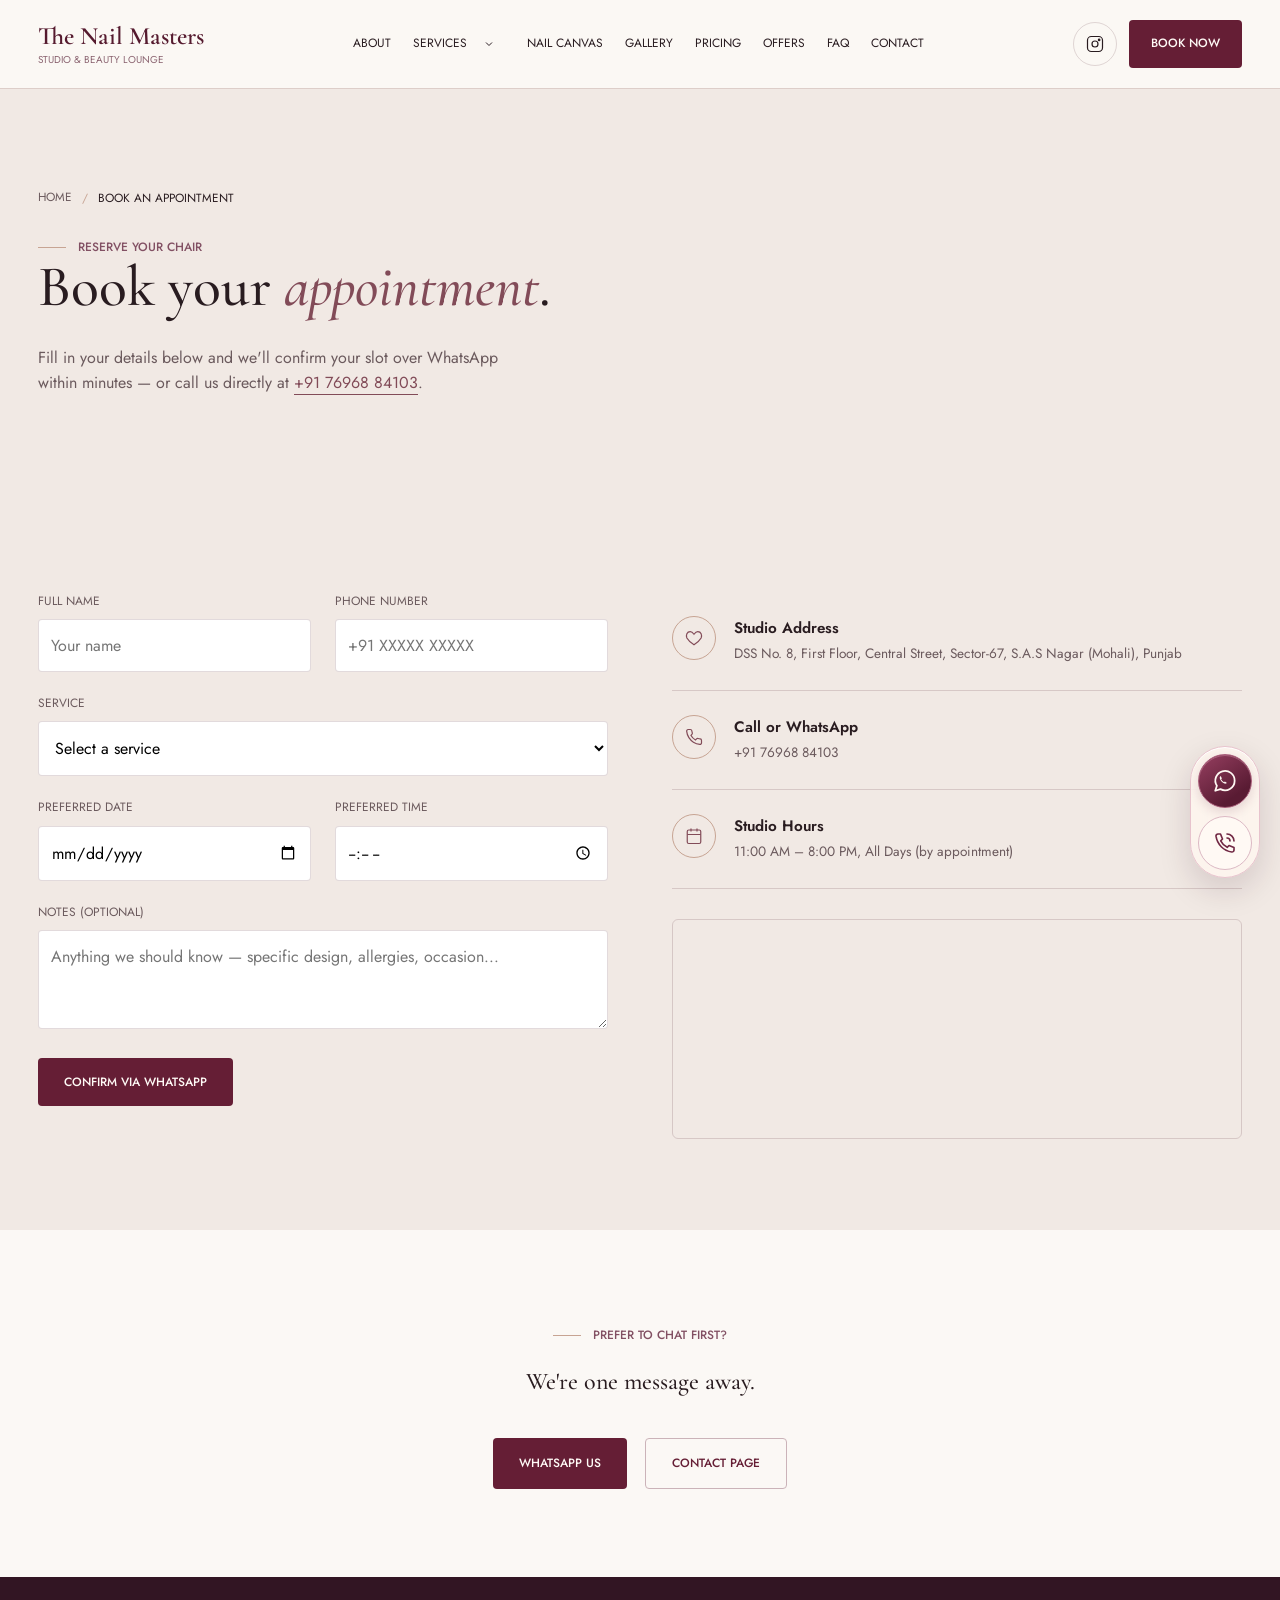
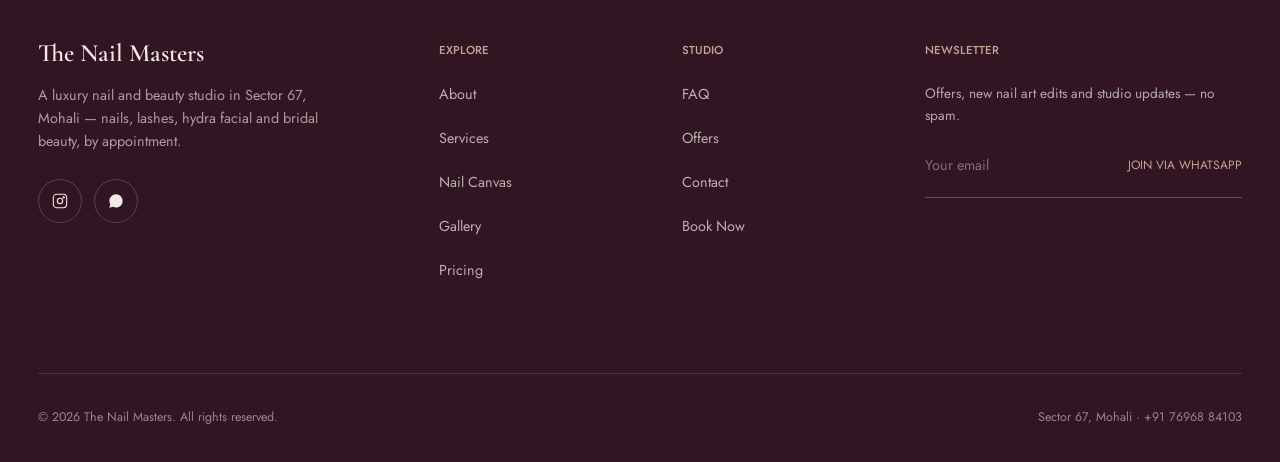
<file: booking.html>
﻿<!DOCTYPE html>
<html lang="en">
<head>
<meta charset="UTF-8">
<meta name="viewport" content="width=device-width, initial-scale=1.0, viewport-fit=cover">
<title>Book an Appointment — The Nail Masters, Mohali</title>
<meta name="description" content="Book your nail, beauty, manicure, pedicure, facial or eyelash appointment at The Nail Masters, Sector 67, Mohali. Confirm instantly over WhatsApp.">
<link rel="canonical" href="https://thenailmasters.in/booking.html">

<meta property="og:type" content="business.business">
<meta property="og:title" content="Book an Appointment — The Nail Masters, Mohali">
<meta property="og:description" content="Book your nail, beauty, manicure, pedicure, facial or eyelash appointment at The Nail Masters, Sector 67, Mohali.">
<meta property="og:image" content="https://i.pinimg.com/1200x/c0/d5/61/c0d561452fad472bbcbb324f6d7ac3ae.jpg">
<meta property="og:url" content="https://thenailmasters.in/booking.html">
<meta property="og:locale" content="en_IN">

<meta name="twitter:card" content="summary_large_image">
<meta name="twitter:title" content="Book an Appointment — The Nail Masters, Mohali">
<meta name="twitter:description" content="Book your nail, beauty, manicure, pedicure, facial or eyelash appointment at The Nail Masters, Sector 67, Mohali.">
<meta name="twitter:image" content="https://i.pinimg.com/1200x/c0/d5/61/c0d561452fad472bbcbb324f6d7ac3ae.jpg">

<script type="application/ld+json">
{
  "@context": "https://schema.org",
  "@type": "BreadcrumbList",
  "itemListElement": [
    {"@type":"ListItem","position":1,"name":"Home","item":"https://thenailmasters.in/"},
    {"@type":"ListItem","position":2,"name":"Book an Appointment","item":"https://thenailmasters.in/booking.html"}
  ]
}
</script>
<link rel="icon" type="image/svg+xml" sizes="any" href="assets/images/favicon-nm.svg">
<link rel="icon" type="image/png" sizes="32x32" href="assets/images/favicon-nm-32.png">
<link rel="apple-touch-icon" sizes="180x180" href="assets/images/apple-touch-icon-nm.png">

<meta name="referrer" content="strict-origin-when-cross-origin">
<link rel="stylesheet" href="assets/fonts/fonts.css">

<link rel="stylesheet" href="style.css">
<link rel="stylesheet" href="services.css">
<link rel="stylesheet" href="premium.css">
<link rel="stylesheet" href="nail-canvas.css">
<link rel="stylesheet" href="serene-luxe.css">
<noscript><style>.nav-links{visibility:visible;position:static;width:auto;height:auto;flex-wrap:wrap;padding:12px;gap:12px;box-shadow:none}.nav-inner{flex-wrap:wrap}header{position:static}.burger{display:none}.faq-a{max-height:none}.testi-card p{display:block}.footer-news form,#bookingForm,#contactForm{display:none}</style></noscript>
</head>
<body>
<a class="skip-link" href="#main-content">Skip to content</a>
<header id="siteHeader">
  <div class="container nav-inner">
    <a href="index.html#home" class="logo"><b>The Nail Masters</b><small>Studio &amp; Beauty Lounge</small></a>
    <nav class="nav-links" id="navLinks">
      <a href="index.html#about">About</a>
      <div class="has-dropdown" id="servicesDropdown">
        <span class="dropdown-trigger">
          <a href="services.html">Services</a>
          <svg width="12" height="12" viewBox="0 0 24 24" fill="none" stroke="currentColor" stroke-width="2"><path d="M6 9l6 6 6-6"/></svg>
        </span>
        <div class="nav-dropdown">
          <a href="services/nails.html"><svg width="16" height="16" viewBox="0 0 24 24" fill="none" stroke="currentColor" stroke-width="1.6"><path d="M12 2c2 3 3 6 3 9a3 3 0 1 1-6 0c0-3 1-6 3-9Z"/></svg>Nail Services</a>
      <a href="services/beauty.html"><svg width="16" height="16" viewBox="0 0 24 24" fill="none" stroke="currentColor" stroke-width="1.6"><path d="M12 21s-7-4.35-9.5-8.5C1 9 2.5 5 6.5 5c2 0 3.5 1.2 5.5 3.5C14 6.2 15.5 5 17.5 5c4 0 5.5 4 4 7.5C19 16.65 12 21 12 21Z"/></svg>Beauty Services</a>
      <a href="services/manicure.html"><svg width="16" height="16" viewBox="0 0 24 24" fill="none" stroke="currentColor" stroke-width="1.6"><path d="M6 3v18M6 3h9a4 4 0 0 1 0 8H6"/></svg>Manicure</a>
      <a href="services/pedicure.html"><svg width="16" height="16" viewBox="0 0 24 24" fill="none" stroke="currentColor" stroke-width="1.6"><path d="M12 3c-4 3-7 6-7 10a7 7 0 0 0 14 0c0-4-3-7-7-10Z"/></svg>Pedicure</a>
      <a href="services/cleanup.html"><svg width="16" height="16" viewBox="0 0 24 24" fill="none" stroke="currentColor" stroke-width="1.6"><circle cx="12" cy="12" r="8"/><circle cx="12" cy="12" r="3"/></svg>Cleanup</a>
      <a href="services/facial.html"><svg width="16" height="16" viewBox="0 0 24 24" fill="none" stroke="currentColor" stroke-width="1.6"><circle cx="12" cy="12" r="8"/><circle cx="12" cy="12" r="3"/></svg>Facial</a>
      <a href="services/eyelashes.html"><svg width="16" height="16" viewBox="0 0 24 24" fill="none" stroke="currentColor" stroke-width="1.6"><path d="M2 12c3-4 7-6 10-6s7 2 10 6c-3 4-7 6-10 6s-7-2-10-6Z"/><circle cx="12" cy="12" r="2"/></svg>Eyelashes</a>

        </div>
      </div>
      <a href="index.html#nail-canvas">Nail Canvas</a>
      <a href="index.html#gallery">Gallery</a>
      <a href="index.html#pricing">Pricing</a>
      <a href="index.html#offers">Offers</a>
      <a href="index.html#faq">FAQ</a>
      <a href="contact.html">Contact</a>
    </nav>
    <div class="nav-cta">
      <a class="icon-btn" href="https://www.instagram.com/thenailmasters.in/" target="_blank" rel="noopener" aria-label="Instagram">
        <svg width="18" height="18" viewBox="0 0 24 24" fill="none" stroke="currentColor" stroke-width="1.6"><rect x="2" y="2" width="20" height="20" rx="5"/><circle cx="12" cy="12" r="4"/><circle cx="17.5" cy="6.5" r="1"/></svg>
      </a>
      <a class="btn btn-gold" href="booking.html">Book Now</a>
      <button class="burger" id="burger" aria-label="Menu"><span></span><span></span><span></span></button>
    </div>
  </div>
</header>
<main id="main-content">

<section class="svc-hero" id="home" style="min-height:56vh;">
  <div class="container">
    <div class="breadcrumb" data-aos="fade-up"><a href="index.html">Home</a><span class="sep">/</span><span class="current">Book an Appointment</span></div>
    <div class="eyebrow" data-aos="fade-up">Reserve Your Chair</div>
    <h1 data-aos="fade-up" data-aos-delay="100">Book your <em>appointment</em>.</h1>
    <p class="lead" data-aos="fade-up" data-aos-delay="200">Fill in your details below and we'll confirm your slot over WhatsApp within minutes — or call us directly at <a href="tel:+917696884103" style="color:var(--champagne-dark);border-bottom:1px solid var(--champagne-dark);">+91 76968 84103</a>.</p>
  </div>
</section>

<section class="section section--tint">
  <div class="container">
    <div class="contact-grid">
      <div data-aos="fade-up">
        <form id="bookingForm">
          <div class="form-row">
            <div class="form-group">
              <label for="name">Full Name</label>
              <input type="text" id="name" name="name" placeholder="Your name" required>
            </div>
            <div class="form-group">
              <label for="phone">Phone Number</label>
              <input type="tel" id="phone" name="phone" placeholder="+91 XXXXX XXXXX" required>
            </div>
          </div>
          <div class="form-group">
            <label for="service">Service</label>
            <select id="service" name="service" required>
              <option value="" disabled selected>Select a service</option>
              <option value="Nail Services">Nail Services</option>
              <option value="Beauty Services">Beauty Services</option>
              <option value="Manicure">Manicure</option>
              <option value="Pedicure">Pedicure</option>
              <option value="Cleanup">Cleanup</option>
              <option value="Facial">Facial</option>
              <option value="Eyelashes">Eyelashes</option>
              <option value="Not sure / Consultation">Not sure / Consultation</option>
            </select>
          </div>
          <div class="form-row">
            <div class="form-group">
              <label for="date">Preferred Date</label>
              <input type="date" id="date" name="date" required>
            </div>
            <div class="form-group">
              <label for="time">Preferred Time</label>
              <input type="time" id="time" name="time" required>
            </div>
          </div>
          <div class="form-group">
            <label for="notes">Notes (optional)</label>
            <textarea id="notes" name="notes" rows="3" placeholder="Anything we should know — specific design, allergies, occasion..."></textarea>
          </div>
          <button type="submit" class="btn btn-gold">Confirm via WhatsApp</button>
          <p class="form-status" id="formStatus"></p>
        </form>
      </div>

      <div data-aos="fade-up" data-aos-delay="100">
        <div class="contact-info-item">
          <div class="ic"><svg width="18" height="18" viewBox="0 0 24 24" fill="none" stroke="currentColor" stroke-width="1.6"><path d="M12 21s-7-4.5-9.5-9C1 8 2.5 3.5 7 3.5 9 3.5 10.5 5 12 7c1.5-2 3-3.5 5-3.5 4.5 0 6 4.5 4.5 8.5-2.5 4.5-9.5 9-9.5 9Z"/></svg></div>
          <div>
            <b>Studio Address</b>
            <span><a href="https://maps.app.goo.gl/Sv2ticWDZk9cAPgM8" target="_blank" rel="noopener">DSS No. 8, First Floor, Central Street, Sector-67, S.A.S Nagar (Mohali), Punjab</a></span>
          </div>
        </div>
        <div class="contact-info-item">
          <div class="ic"><svg width="18" height="18" viewBox="0 0 24 24" fill="none" stroke="currentColor" stroke-width="1.6"><path d="M22 16.9v3a2 2 0 0 1-2.2 2 19.8 19.8 0 0 1-8.6-3 19.5 19.5 0 0 1-6-6 19.8 19.8 0 0 1-3-8.7A2 2 0 0 1 4.1 2h3a2 2 0 0 1 2 1.7c.1.9.3 1.8.6 2.7a2 2 0 0 1-.5 2.1L8 9.9a16 16 0 0 0 6 6l1.4-1.4a2 2 0 0 1 2.1-.5c.9.3 1.8.5 2.7.6a2 2 0 0 1 1.8 2Z"/></svg></div>
          <div>
            <b>Call or WhatsApp</b>
            <span><a href="tel:+917696884103">+91 76968 84103</a></span>
          </div>
        </div>
        <div class="contact-info-item">
          <div class="ic"><svg width="18" height="18" viewBox="0 0 24 24" fill="none" stroke="currentColor" stroke-width="1.6"><rect x="3" y="4" width="18" height="18" rx="2"/><path d="M16 2v4M8 2v4M3 10h18"/></svg></div>
          <div>
            <b>Studio Hours</b>
            <span>11:00 AM – 8:00 PM, All Days (by appointment)</span>
          </div>
        </div>
        <div class="map-frame" style="position:relative;">
          <iframe src="https://www.google.com/maps?q=Sector+67+Mohali+Punjab&output=embed" loading="lazy" referrerpolicy="no-referrer-when-downgrade" title="The Nail Masters location map" style="pointer-events:none;"></iframe>
          <a href="https://maps.app.goo.gl/Sv2ticWDZk9cAPgM8" target="_blank" rel="noopener" aria-label="Open The Nail Masters in Google Maps" title="Open in Maps" style="position:absolute;inset:0;z-index:2;"></a>
        </div>
      </div>
    </div>
  </div>
</section>

<section class="section" id="contact-cta">
  <div class="container" style="text-align:center;">
    <div class="eyebrow" style="justify-content:center;">Prefer To Chat First?</div>
    <h2 style="margin-top:18px;">We're one message away.</h2>
    <svg class="brush" viewBox="0 0 120 20" style="margin-left:auto;margin-right:auto;"><path d="M4 14 Q 30 2, 60 12 T 116 8"/></svg>
    <div class="svc-hero-cta" style="justify-content:center;margin-top:36px;">
      <a href="https://wa.me/917696884103" target="_blank" rel="noopener" class="btn btn-gold">WhatsApp Us</a>
      <a href="contact.html" class="btn btn-outline">Contact Page</a>
    </div>
  </div>
</section>

</main>
<footer>
  <div class="container">
    <div class="footer-grid">
      <div class="footer-brand">
        <a href="index.html#home" class="logo"><b>The Nail Masters</b></a>
        <p>A luxury nail and beauty studio in Sector 67, Mohali — nails, lashes, hydra facial and bridal beauty, by appointment.</p>
        <div class="footer-social">
          <a class="icon-btn" style="border-color:rgba(251,247,241,.2)" href="https://www.instagram.com/thenailmasters.in/" target="_blank" rel="noopener" aria-label="Instagram">
            <svg width="16" height="16" viewBox="0 0 24 24" fill="none" stroke="currentColor" stroke-width="1.6"><rect x="2" y="2" width="20" height="20" rx="5"/><circle cx="12" cy="12" r="4"/><circle cx="17.5" cy="6.5" r="1"/></svg>
          </a>
          <a class="icon-btn" style="border-color:rgba(251,247,241,.2)" href="https://wa.me/917696884103" target="_blank" rel="noopener" aria-label="WhatsApp">
            <svg width="16" height="16" viewBox="0 0 24 24" fill="currentColor"><path d="M12.04 2C6.58 2 2.13 6.45 2.13 11.91c0 1.75.46 3.39 1.26 4.81L2 22l5.42-1.36a9.9 9.9 0 0 0 4.62 1.14h.01c5.46 0 9.9-4.45 9.9-9.91 0-2.65-1.03-5.13-2.9-7C17.17 3.03 14.68 2 12.04 2"/></svg>
          </a>
        </div>
      </div>
      <div class="footer-col">
        <h4>Explore</h4>
        <a href="index.html#about">About</a>
        <a href="services.html">Services</a>
        <a href="index.html#nail-canvas">Nail Canvas</a>
        <a href="index.html#gallery">Gallery</a>
        <a href="index.html#pricing">Pricing</a>
      </div>
      <div class="footer-col">
        <h4>Studio</h4>
        <a href="index.html#faq">FAQ</a>
        <a href="index.html#offers">Offers</a>
        <a href="contact.html">Contact</a>
        <a href="booking.html">Book Now</a>
      </div>
      <div class="footer-col footer-news">
        <h4>Newsletter</h4>
        <p style="font-size:0.85rem;color:rgba(251,247,241,.65);">Offers, new nail art edits and studio updates — no spam.</p>
        <form>
          <input type="email" placeholder="Your email" required>
          <button type="submit">Join via WhatsApp</button>
        </form>
      </div>
    </div>
    <div class="footer-bottom">
      <span>&copy; 2026 The Nail Masters. All rights reserved.</span>
      <span>Sector 67, Mohali &middot; +91 76968 84103</span>
    </div>
  </div>
</footer>

<div class="floating-actions">
  <a class="fab fab-whatsapp" href="https://wa.me/917696884103" target="_blank" rel="noopener" aria-label="WhatsApp">
    <svg width="26" height="26" viewBox="0 0 24 24" fill="none" stroke="currentColor" stroke-width="1.65" stroke-linecap="round" stroke-linejoin="round" aria-hidden="true"><path d="M20.9 11.7a8.9 8.9 0 0 1-13.1 7.8L3 21l1.5-4.6A8.9 8.9 0 1 1 20.9 11.7Z"/><path d="m8.1 7.3-.7.8c-.6.7-.2 2.5 1.2 4.1 1.5 1.7 3.5 2.7 4.3 2.2l.9-.6-1.9-1.4-.8.7a7.5 7.5 0 0 1-2.7-2.7l.7-.8-1-2.3Z" fill="currentColor" stroke="none"/></svg>
    <span class="fab-label" aria-hidden="true">WhatsApp</span>
  </a>
  <a class="fab fab-call" href="tel:+917696884103" aria-label="Call">
    <svg width="24" height="24" viewBox="0 0 24 24" fill="none" stroke="currentColor" stroke-width="1.65" stroke-linecap="round" stroke-linejoin="round" aria-hidden="true"><path d="M7.5 3H5a2 2 0 0 0-2 2.2A18.7 18.7 0 0 0 18.8 21a2 2 0 0 0 2.2-2v-2.5l-5-2-1.8 1.8a15 15 0 0 1-6.5-6.5L9.5 8 7.5 3Z"/><path d="M14 3a7 7 0 0 1 7 7M14 7a3 3 0 0 1 3 3"/></svg>
    <span class="fab-label" aria-hidden="true">Call the studio</span>
  </a>
</div>

<div class="sticky-mobile-bar">
  <a href="booking.html" class="smb-book"><svg width="15" height="15" viewBox="0 0 24 24" fill="none" stroke="currentColor" stroke-width="2"><rect x="3" y="4" width="18" height="18" rx="2"/><path d="M16 2v4M8 2v4M3 10h18"/></svg>Book</a>
  <a href="https://wa.me/917696884103" target="_blank" rel="noopener" class="smb-wa"><svg width="26" height="26" viewBox="0 0 24 24" fill="none" stroke="currentColor" stroke-width="1.65" stroke-linecap="round" stroke-linejoin="round" aria-hidden="true"><path d="M20.9 11.7a8.9 8.9 0 0 1-13.1 7.8L3 21l1.5-4.6A8.9 8.9 0 1 1 20.9 11.7Z"/><path d="m8.1 7.3-.7.8c-.6.7-.2 2.5 1.2 4.1 1.5 1.7 3.5 2.7 4.3 2.2l.9-.6-1.9-1.4-.8.7a7.5 7.5 0 0 1-2.7-2.7l.7-.8-1-2.3Z" fill="currentColor" stroke="none"/></svg>WhatsApp</a>
  <a href="tel:+917696884103" class="smb-call" aria-label="Call"><svg width="24" height="24" viewBox="0 0 24 24" fill="none" stroke="currentColor" stroke-width="1.65" stroke-linecap="round" stroke-linejoin="round" aria-hidden="true"><path d="M7.5 3H5a2 2 0 0 0-2 2.2A18.7 18.7 0 0 0 18.8 21a2 2 0 0 0 2.2-2v-2.5l-5-2-1.8 1.8a15 15 0 0 1-6.5-6.5L9.5 8 7.5 3Z"/><path d="M14 3a7 7 0 0 1 7 7M14 7a3 3 0 0 1 3 3"/></svg></a>
</div>

<script defer src="assets/vendor/gsap.min.js"></script>
<script defer src="assets/vendor/ScrollTrigger.min.js"></script>

<script defer src="nail-design.js"></script>
<script defer src="nail-booking.js"></script>
<script defer src="main.js"></script>
<script defer src="motion.js"></script>
<script defer src="services.js"></script>

</body>
</html>
</file>
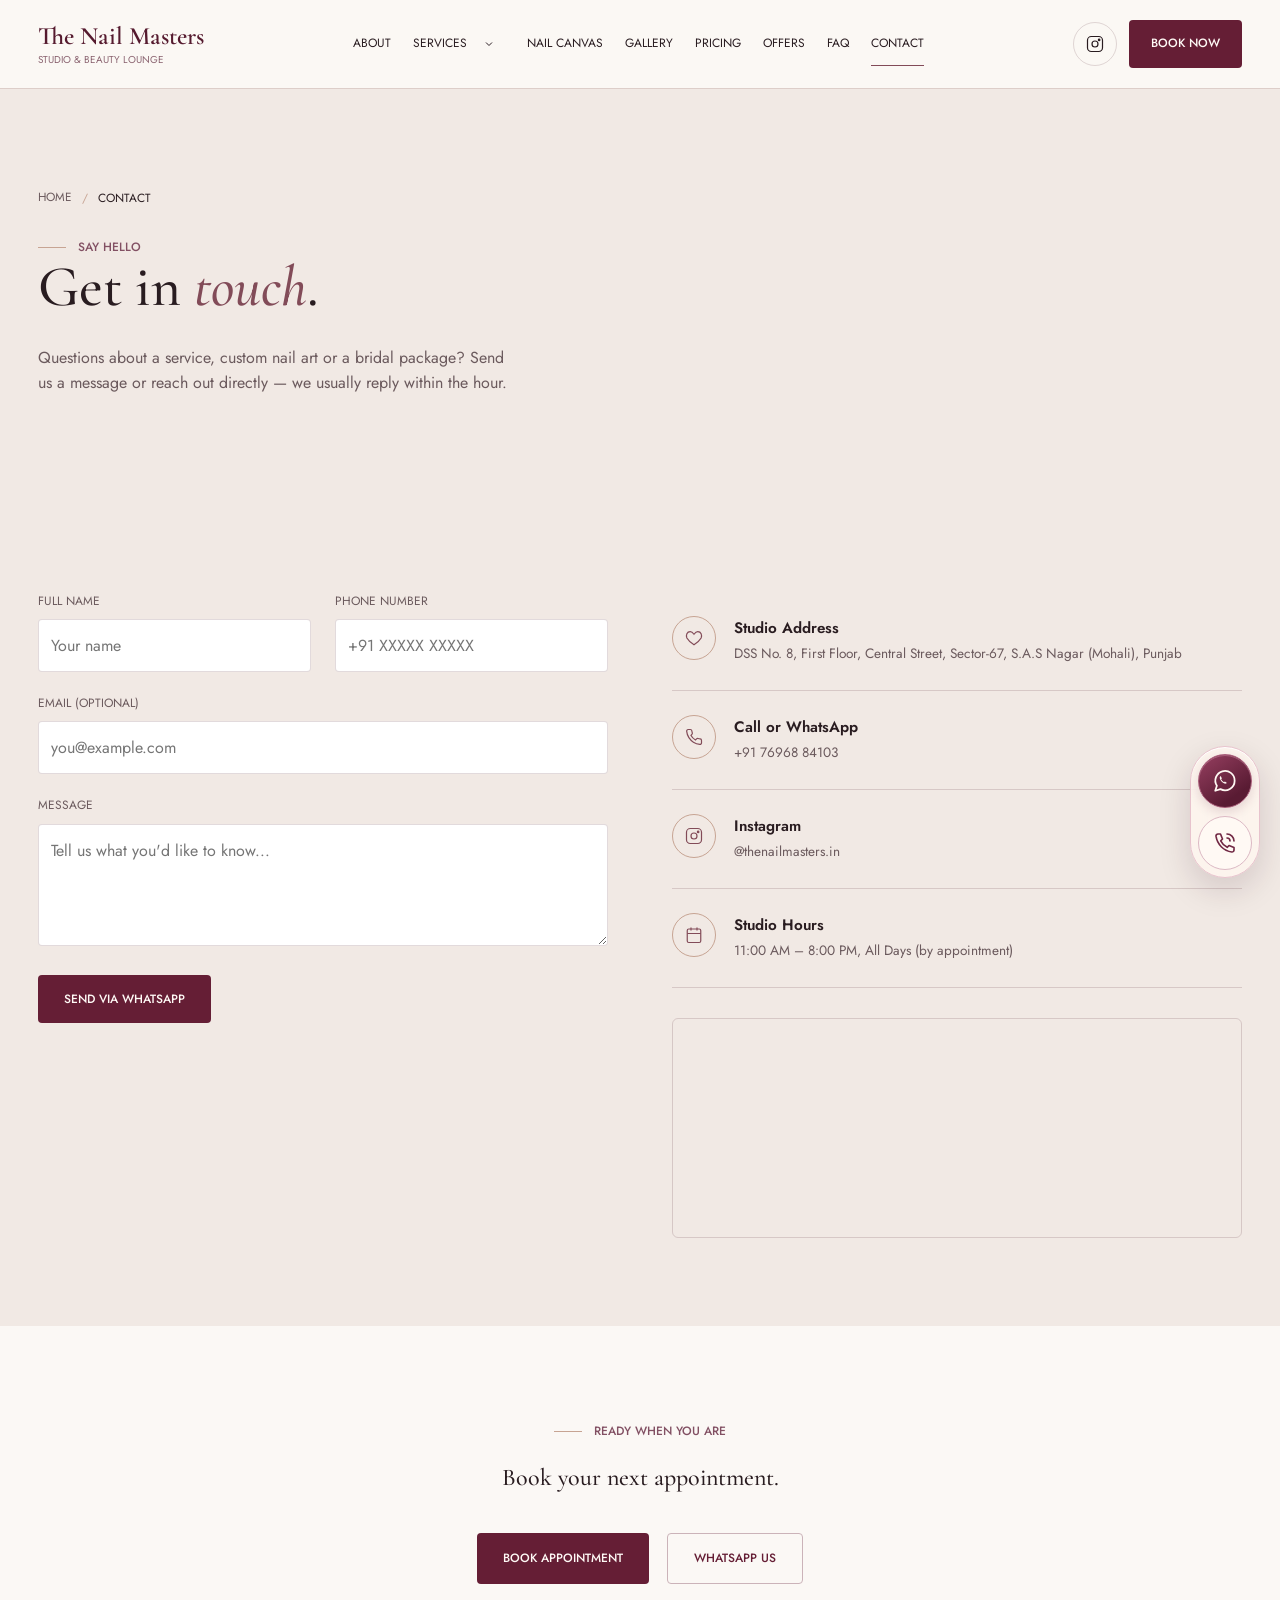
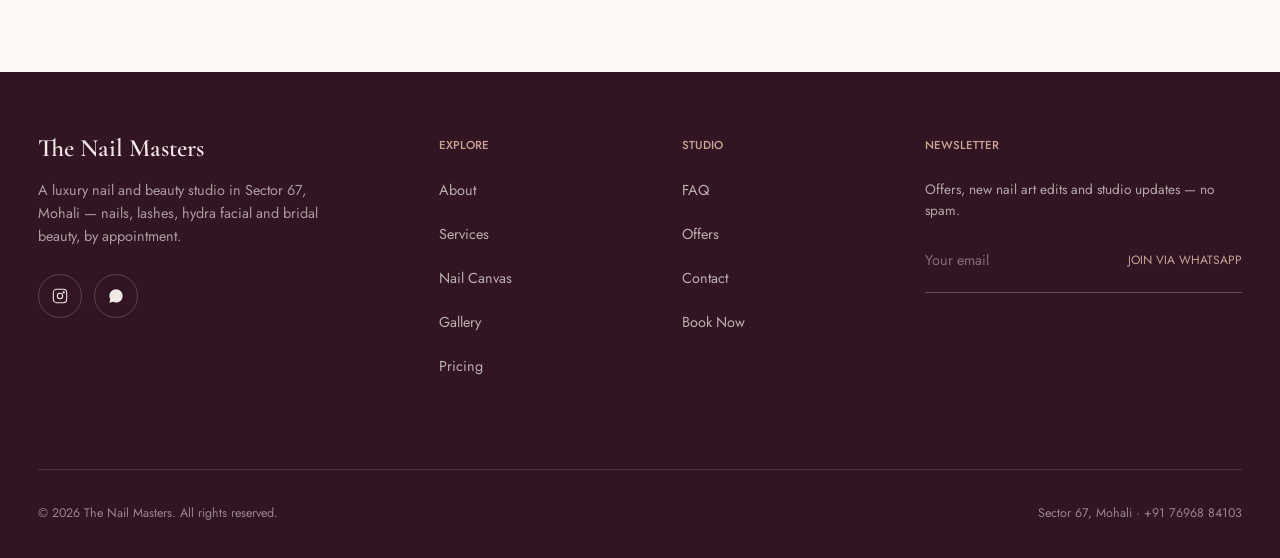
<file: contact.html>
﻿<!DOCTYPE html>
<html lang="en">
<head>
<meta charset="UTF-8">
<meta name="viewport" content="width=device-width, initial-scale=1.0, viewport-fit=cover">
<title>Contact Us — The Nail Masters, Mohali</title>
<meta name="description" content="Get in touch with The Nail Masters — Sector 67, Mohali. Call, WhatsApp or send us a message for questions, appointments and custom nail art requests.">
<link rel="canonical" href="https://thenailmasters.in/contact.html">

<meta property="og:type" content="business.business">
<meta property="og:title" content="Contact Us — The Nail Masters, Mohali">
<meta property="og:description" content="Get in touch with The Nail Masters — Sector 67, Mohali. Call, WhatsApp or send us a message.">
<meta property="og:image" content="https://i.pinimg.com/1200x/c0/d5/61/c0d561452fad472bbcbb324f6d7ac3ae.jpg">
<meta property="og:url" content="https://thenailmasters.in/contact.html">
<meta property="og:locale" content="en_IN">

<meta name="twitter:card" content="summary_large_image">
<meta name="twitter:title" content="Contact Us — The Nail Masters, Mohali">
<meta name="twitter:description" content="Get in touch with The Nail Masters — Sector 67, Mohali. Call, WhatsApp or send us a message.">
<meta name="twitter:image" content="https://i.pinimg.com/1200x/c0/d5/61/c0d561452fad472bbcbb324f6d7ac3ae.jpg">

<script type="application/ld+json">
{
  "@context": "https://schema.org",
  "@type": "BreadcrumbList",
  "itemListElement": [
    {"@type":"ListItem","position":1,"name":"Home","item":"https://thenailmasters.in/"},
    {"@type":"ListItem","position":2,"name":"Contact","item":"https://thenailmasters.in/contact.html"}
  ]
}
</script>
<link rel="icon" type="image/svg+xml" sizes="any" href="assets/images/favicon-nm.svg">
<link rel="icon" type="image/png" sizes="32x32" href="assets/images/favicon-nm-32.png">
<link rel="apple-touch-icon" sizes="180x180" href="assets/images/apple-touch-icon-nm.png">

<meta name="referrer" content="strict-origin-when-cross-origin">
<link rel="stylesheet" href="assets/fonts/fonts.css">

<link rel="stylesheet" href="style.css">
<link rel="stylesheet" href="services.css">
<link rel="stylesheet" href="premium.css">
<link rel="stylesheet" href="serene-luxe.css">
<noscript><style>.nav-links{visibility:visible;position:static;width:auto;height:auto;flex-wrap:wrap;padding:12px;gap:12px;box-shadow:none}.nav-inner{flex-wrap:wrap}header{position:static}.burger{display:none}.faq-a{max-height:none}.testi-card p{display:block}.footer-news form,#bookingForm,#contactForm{display:none}</style></noscript>
</head>
<body>
<a class="skip-link" href="#main-content">Skip to content</a>
<header id="siteHeader">
  <div class="container nav-inner">
    <a href="index.html#home" class="logo"><b>The Nail Masters</b><small>Studio &amp; Beauty Lounge</small></a>
    <nav class="nav-links" id="navLinks">
      <a href="index.html#about">About</a>
      <div class="has-dropdown" id="servicesDropdown">
        <span class="dropdown-trigger">
          <a href="services.html">Services</a>
          <svg width="12" height="12" viewBox="0 0 24 24" fill="none" stroke="currentColor" stroke-width="2"><path d="M6 9l6 6 6-6"/></svg>
        </span>
        <div class="nav-dropdown">
          <a href="services/nails.html"><svg width="16" height="16" viewBox="0 0 24 24" fill="none" stroke="currentColor" stroke-width="1.6"><path d="M12 2c2 3 3 6 3 9a3 3 0 1 1-6 0c0-3 1-6 3-9Z"/></svg>Nail Services</a>
      <a href="services/beauty.html"><svg width="16" height="16" viewBox="0 0 24 24" fill="none" stroke="currentColor" stroke-width="1.6"><path d="M12 21s-7-4.35-9.5-8.5C1 9 2.5 5 6.5 5c2 0 3.5 1.2 5.5 3.5C14 6.2 15.5 5 17.5 5c4 0 5.5 4 4 7.5C19 16.65 12 21 12 21Z"/></svg>Beauty Services</a>
      <a href="services/manicure.html"><svg width="16" height="16" viewBox="0 0 24 24" fill="none" stroke="currentColor" stroke-width="1.6"><path d="M6 3v18M6 3h9a4 4 0 0 1 0 8H6"/></svg>Manicure</a>
      <a href="services/pedicure.html"><svg width="16" height="16" viewBox="0 0 24 24" fill="none" stroke="currentColor" stroke-width="1.6"><path d="M12 3c-4 3-7 6-7 10a7 7 0 0 0 14 0c0-4-3-7-7-10Z"/></svg>Pedicure</a>
      <a href="services/cleanup.html"><svg width="16" height="16" viewBox="0 0 24 24" fill="none" stroke="currentColor" stroke-width="1.6"><circle cx="12" cy="12" r="8"/><circle cx="12" cy="12" r="3"/></svg>Cleanup</a>
      <a href="services/facial.html"><svg width="16" height="16" viewBox="0 0 24 24" fill="none" stroke="currentColor" stroke-width="1.6"><circle cx="12" cy="12" r="8"/><circle cx="12" cy="12" r="3"/></svg>Facial</a>
      <a href="services/eyelashes.html"><svg width="16" height="16" viewBox="0 0 24 24" fill="none" stroke="currentColor" stroke-width="1.6"><path d="M2 12c3-4 7-6 10-6s7 2 10 6c-3 4-7 6-10 6s-7-2-10-6Z"/><circle cx="12" cy="12" r="2"/></svg>Eyelashes</a>

        </div>
      </div>
      <a href="index.html#nail-canvas">Nail Canvas</a>
      <a href="index.html#gallery">Gallery</a>
      <a href="index.html#pricing">Pricing</a>
      <a href="index.html#offers">Offers</a>
      <a href="index.html#faq">FAQ</a>
      <a href="contact.html">Contact</a>
    </nav>
    <div class="nav-cta">
      <a class="icon-btn" href="https://www.instagram.com/thenailmasters.in/" target="_blank" rel="noopener" aria-label="Instagram">
        <svg width="18" height="18" viewBox="0 0 24 24" fill="none" stroke="currentColor" stroke-width="1.6"><rect x="2" y="2" width="20" height="20" rx="5"/><circle cx="12" cy="12" r="4"/><circle cx="17.5" cy="6.5" r="1"/></svg>
      </a>
      <a class="btn btn-gold" href="booking.html">Book Now</a>
      <button class="burger" id="burger" aria-label="Menu"><span></span><span></span><span></span></button>
    </div>
  </div>
</header>
<main id="main-content">

<section class="svc-hero" id="home" style="min-height:56vh;">
  <div class="container">
    <div class="breadcrumb" data-aos="fade-up"><a href="index.html">Home</a><span class="sep">/</span><span class="current">Contact</span></div>
    <div class="eyebrow" data-aos="fade-up">Say Hello</div>
    <h1 data-aos="fade-up" data-aos-delay="100">Get in <em>touch</em>.</h1>
    <p class="lead" data-aos="fade-up" data-aos-delay="200">Questions about a service, custom nail art or a bridal package? Send us a message or reach out directly — we usually reply within the hour.</p>
  </div>
</section>

<section class="section section--tint">
  <div class="container">
    <div class="contact-grid">
      <div data-aos="fade-up">
        <form id="contactForm">
          <div class="form-row">
            <div class="form-group">
              <label for="c-name">Full Name</label>
              <input type="text" id="c-name" name="name" placeholder="Your name" required>
            </div>
            <div class="form-group">
              <label for="c-phone">Phone Number</label>
              <input type="tel" id="c-phone" name="phone" placeholder="+91 XXXXX XXXXX" required>
            </div>
          </div>
          <div class="form-group">
            <label for="c-email">Email (optional)</label>
            <input type="email" id="c-email" name="email" placeholder="you@example.com">
          </div>
          <div class="form-group">
            <label for="c-message">Message</label>
            <textarea id="c-message" name="message" rows="4" placeholder="Tell us what you'd like to know..." required></textarea>
          </div>
          <button type="submit" class="btn btn-gold">Send via WhatsApp</button>
          <p class="form-status" id="contactFormStatus"></p>
        </form>
      </div>

      <div data-aos="fade-up" data-aos-delay="100">
        <div class="contact-info-item">
          <div class="ic"><svg width="18" height="18" viewBox="0 0 24 24" fill="none" stroke="currentColor" stroke-width="1.6"><path d="M12 21s-7-4.5-9.5-9C1 8 2.5 3.5 7 3.5 9 3.5 10.5 5 12 7c1.5-2 3-3.5 5-3.5 4.5 0 6 4.5 4.5 8.5-2.5 4.5-9.5 9-9.5 9Z"/></svg></div>
          <div>
            <b>Studio Address</b>
            <span><a href="https://maps.app.goo.gl/Sv2ticWDZk9cAPgM8" target="_blank" rel="noopener">DSS No. 8, First Floor, Central Street, Sector-67, S.A.S Nagar (Mohali), Punjab</a></span>
          </div>
        </div>
        <div class="contact-info-item">
          <div class="ic"><svg width="18" height="18" viewBox="0 0 24 24" fill="none" stroke="currentColor" stroke-width="1.6"><path d="M22 16.9v3a2 2 0 0 1-2.2 2 19.8 19.8 0 0 1-8.6-3 19.5 19.5 0 0 1-6-6 19.8 19.8 0 0 1-3-8.7A2 2 0 0 1 4.1 2h3a2 2 0 0 1 2 1.7c.1.9.3 1.8.6 2.7a2 2 0 0 1-.5 2.1L8 9.9a16 16 0 0 0 6 6l1.4-1.4a2 2 0 0 1 2.1-.5c.9.3 1.8.5 2.7.6a2 2 0 0 1 1.8 2Z"/></svg></div>
          <div>
            <b>Call or WhatsApp</b>
            <span><a href="tel:+917696884103">+91 76968 84103</a></span>
          </div>
        </div>
        <div class="contact-info-item">
          <div class="ic"><svg width="18" height="18" viewBox="0 0 24 24" fill="none" stroke="currentColor" stroke-width="1.6"><rect x="2" y="2" width="20" height="20" rx="5"/><circle cx="12" cy="12" r="4"/><circle cx="17.5" cy="6.5" r="1"/></svg></div>
          <div>
            <b>Instagram</b>
            <span><a href="https://www.instagram.com/thenailmasters.in/" target="_blank" rel="noopener">@thenailmasters.in</a></span>
          </div>
        </div>
        <div class="contact-info-item">
          <div class="ic"><svg width="18" height="18" viewBox="0 0 24 24" fill="none" stroke="currentColor" stroke-width="1.6"><rect x="3" y="4" width="18" height="18" rx="2"/><path d="M16 2v4M8 2v4M3 10h18"/></svg></div>
          <div>
            <b>Studio Hours</b>
            <span>11:00 AM – 8:00 PM, All Days (by appointment)</span>
          </div>
        </div>
        <div class="map-frame" style="position:relative;">
          <iframe src="https://www.google.com/maps?q=Sector+67+Mohali+Punjab&output=embed" loading="lazy" referrerpolicy="no-referrer-when-downgrade" title="The Nail Masters location map" style="pointer-events:none;"></iframe>
          <a href="https://maps.app.goo.gl/Sv2ticWDZk9cAPgM8" target="_blank" rel="noopener" aria-label="Open The Nail Masters in Google Maps" title="Open in Maps" style="position:absolute;inset:0;z-index:2;"></a>
        </div>
      </div>
    </div>
  </div>
</section>

<section class="section" id="contact-cta">
  <div class="container" style="text-align:center;">
    <div class="eyebrow" style="justify-content:center;">Ready When You Are</div>
    <h2 style="margin-top:18px;">Book your next appointment.</h2>
    <svg class="brush" viewBox="0 0 120 20" style="margin-left:auto;margin-right:auto;"><path d="M4 14 Q 30 2, 60 12 T 116 8"/></svg>
    <div class="svc-hero-cta" style="justify-content:center;margin-top:36px;">
      <a href="booking.html" class="btn btn-gold">Book Appointment</a>
      <a href="https://wa.me/917696884103" target="_blank" rel="noopener" class="btn btn-outline">WhatsApp Us</a>
    </div>
  </div>
</section>

</main>
<footer>
  <div class="container">
    <div class="footer-grid">
      <div class="footer-brand">
        <a href="index.html#home" class="logo"><b>The Nail Masters</b></a>
        <p>A luxury nail and beauty studio in Sector 67, Mohali — nails, lashes, hydra facial and bridal beauty, by appointment.</p>
        <div class="footer-social">
          <a class="icon-btn" style="border-color:rgba(251,247,241,.2)" href="https://www.instagram.com/thenailmasters.in/" target="_blank" rel="noopener" aria-label="Instagram">
            <svg width="16" height="16" viewBox="0 0 24 24" fill="none" stroke="currentColor" stroke-width="1.6"><rect x="2" y="2" width="20" height="20" rx="5"/><circle cx="12" cy="12" r="4"/><circle cx="17.5" cy="6.5" r="1"/></svg>
          </a>
          <a class="icon-btn" style="border-color:rgba(251,247,241,.2)" href="https://wa.me/917696884103" target="_blank" rel="noopener" aria-label="WhatsApp">
            <svg width="16" height="16" viewBox="0 0 24 24" fill="currentColor"><path d="M12.04 2C6.58 2 2.13 6.45 2.13 11.91c0 1.75.46 3.39 1.26 4.81L2 22l5.42-1.36a9.9 9.9 0 0 0 4.62 1.14h.01c5.46 0 9.9-4.45 9.9-9.91 0-2.65-1.03-5.13-2.9-7C17.17 3.03 14.68 2 12.04 2"/></svg>
          </a>
        </div>
      </div>
      <div class="footer-col">
        <h4>Explore</h4>
        <a href="index.html#about">About</a>
        <a href="services.html">Services</a>
        <a href="index.html#nail-canvas">Nail Canvas</a>
        <a href="index.html#gallery">Gallery</a>
        <a href="index.html#pricing">Pricing</a>
      </div>
      <div class="footer-col">
        <h4>Studio</h4>
        <a href="index.html#faq">FAQ</a>
        <a href="index.html#offers">Offers</a>
        <a href="contact.html">Contact</a>
        <a href="booking.html">Book Now</a>
      </div>
      <div class="footer-col footer-news">
        <h4>Newsletter</h4>
        <p style="font-size:0.85rem;color:rgba(251,247,241,.65);">Offers, new nail art edits and studio updates — no spam.</p>
        <form>
          <input type="email" placeholder="Your email" required>
          <button type="submit">Join via WhatsApp</button>
        </form>
      </div>
    </div>
    <div class="footer-bottom">
      <span>&copy; 2026 The Nail Masters. All rights reserved.</span>
      <span>Sector 67, Mohali &middot; +91 76968 84103</span>
    </div>
  </div>
</footer>

<div class="floating-actions">
  <a class="fab fab-whatsapp" href="https://wa.me/917696884103" target="_blank" rel="noopener" aria-label="WhatsApp">
    <svg width="26" height="26" viewBox="0 0 24 24" fill="none" stroke="currentColor" stroke-width="1.65" stroke-linecap="round" stroke-linejoin="round" aria-hidden="true"><path d="M20.9 11.7a8.9 8.9 0 0 1-13.1 7.8L3 21l1.5-4.6A8.9 8.9 0 1 1 20.9 11.7Z"/><path d="m8.1 7.3-.7.8c-.6.7-.2 2.5 1.2 4.1 1.5 1.7 3.5 2.7 4.3 2.2l.9-.6-1.9-1.4-.8.7a7.5 7.5 0 0 1-2.7-2.7l.7-.8-1-2.3Z" fill="currentColor" stroke="none"/></svg>
    <span class="fab-label" aria-hidden="true">WhatsApp</span>
  </a>
  <a class="fab fab-call" href="tel:+917696884103" aria-label="Call">
    <svg width="24" height="24" viewBox="0 0 24 24" fill="none" stroke="currentColor" stroke-width="1.65" stroke-linecap="round" stroke-linejoin="round" aria-hidden="true"><path d="M7.5 3H5a2 2 0 0 0-2 2.2A18.7 18.7 0 0 0 18.8 21a2 2 0 0 0 2.2-2v-2.5l-5-2-1.8 1.8a15 15 0 0 1-6.5-6.5L9.5 8 7.5 3Z"/><path d="M14 3a7 7 0 0 1 7 7M14 7a3 3 0 0 1 3 3"/></svg>
    <span class="fab-label" aria-hidden="true">Call the studio</span>
  </a>
</div>

<div class="sticky-mobile-bar">
  <a href="booking.html" class="smb-book"><svg width="15" height="15" viewBox="0 0 24 24" fill="none" stroke="currentColor" stroke-width="2"><rect x="3" y="4" width="18" height="18" rx="2"/><path d="M16 2v4M8 2v4M3 10h18"/></svg>Book</a>
  <a href="https://wa.me/917696884103" target="_blank" rel="noopener" class="smb-wa"><svg width="26" height="26" viewBox="0 0 24 24" fill="none" stroke="currentColor" stroke-width="1.65" stroke-linecap="round" stroke-linejoin="round" aria-hidden="true"><path d="M20.9 11.7a8.9 8.9 0 0 1-13.1 7.8L3 21l1.5-4.6A8.9 8.9 0 1 1 20.9 11.7Z"/><path d="m8.1 7.3-.7.8c-.6.7-.2 2.5 1.2 4.1 1.5 1.7 3.5 2.7 4.3 2.2l.9-.6-1.9-1.4-.8.7a7.5 7.5 0 0 1-2.7-2.7l.7-.8-1-2.3Z" fill="currentColor" stroke="none"/></svg>WhatsApp</a>
  <a href="tel:+917696884103" class="smb-call" aria-label="Call"><svg width="24" height="24" viewBox="0 0 24 24" fill="none" stroke="currentColor" stroke-width="1.65" stroke-linecap="round" stroke-linejoin="round" aria-hidden="true"><path d="M7.5 3H5a2 2 0 0 0-2 2.2A18.7 18.7 0 0 0 18.8 21a2 2 0 0 0 2.2-2v-2.5l-5-2-1.8 1.8a15 15 0 0 1-6.5-6.5L9.5 8 7.5 3Z"/><path d="M14 3a7 7 0 0 1 7 7M14 7a3 3 0 0 1 3 3"/></svg></a>
</div>

<script defer src="assets/vendor/gsap.min.js"></script>
<script defer src="assets/vendor/ScrollTrigger.min.js"></script>

<script defer src="main.js"></script>
<script defer src="motion.js"></script>
<script defer src="services.js"></script>

</body>
</html>
</file>
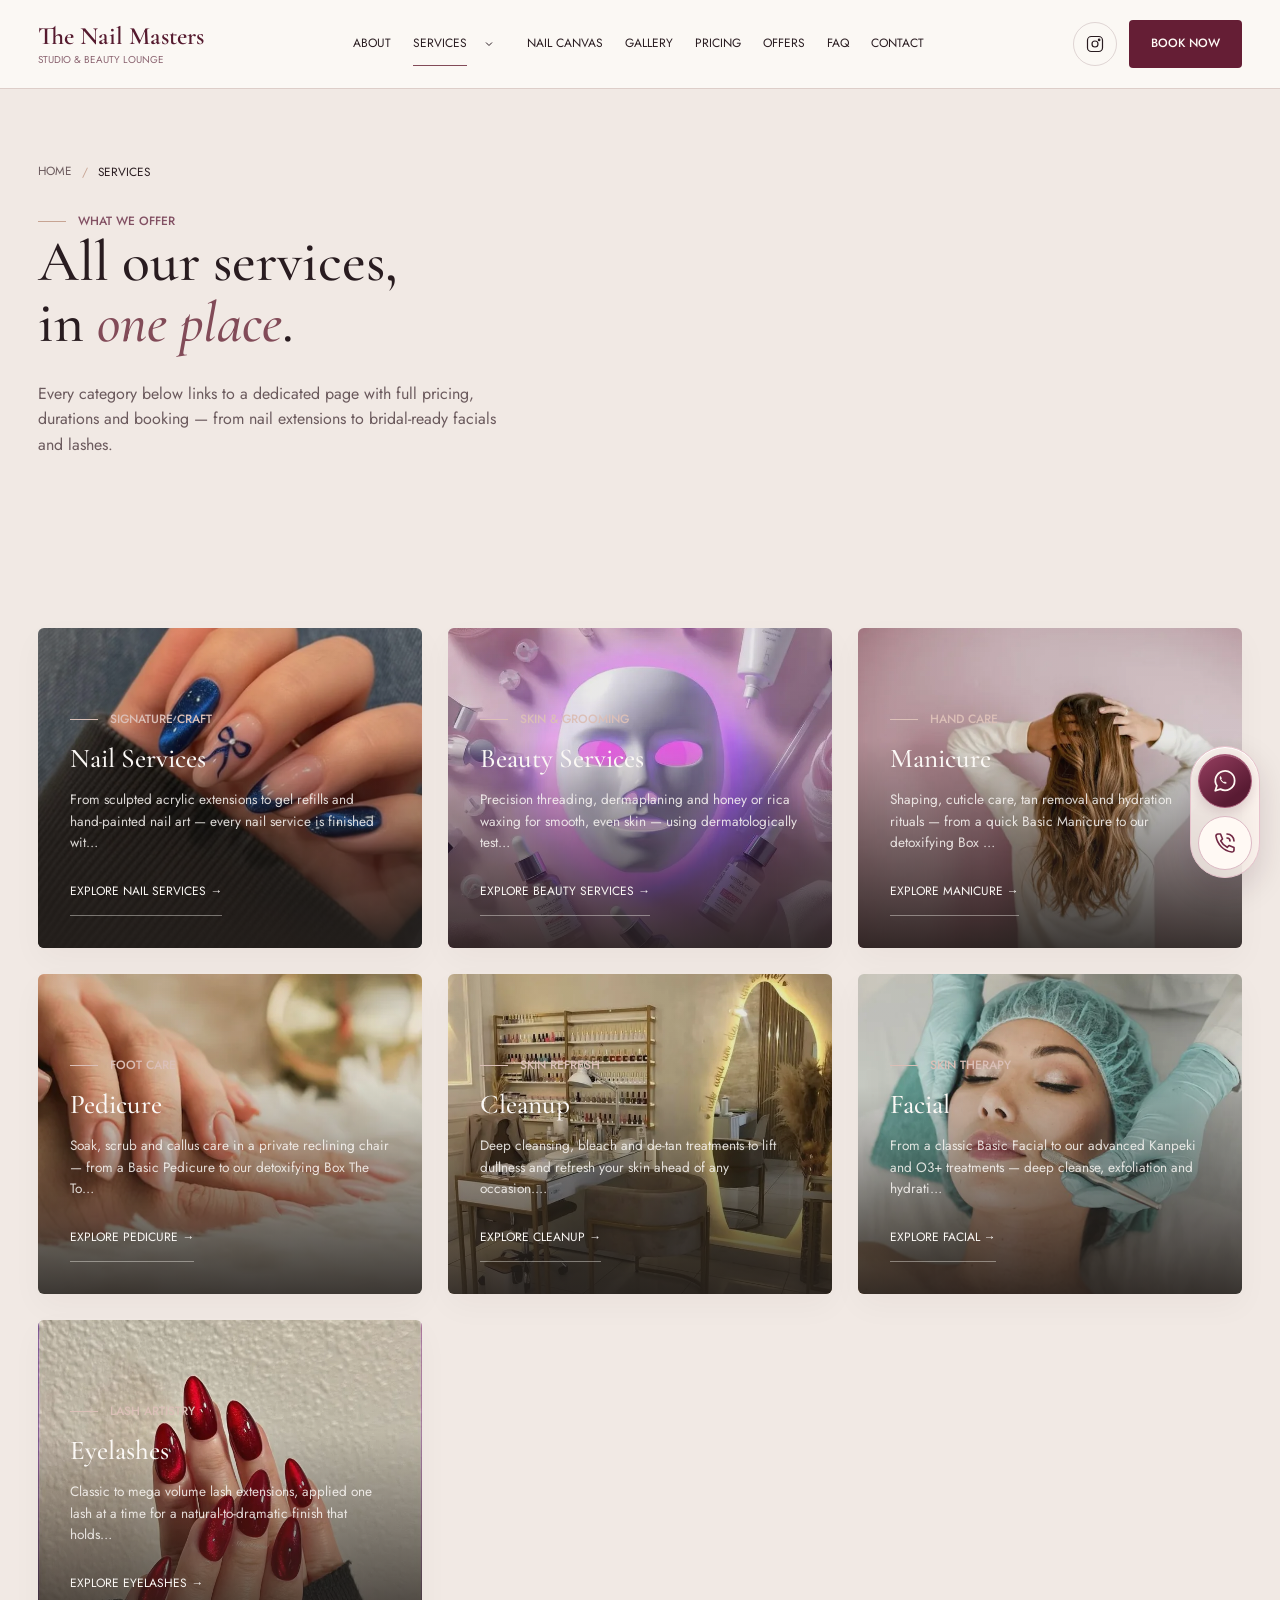
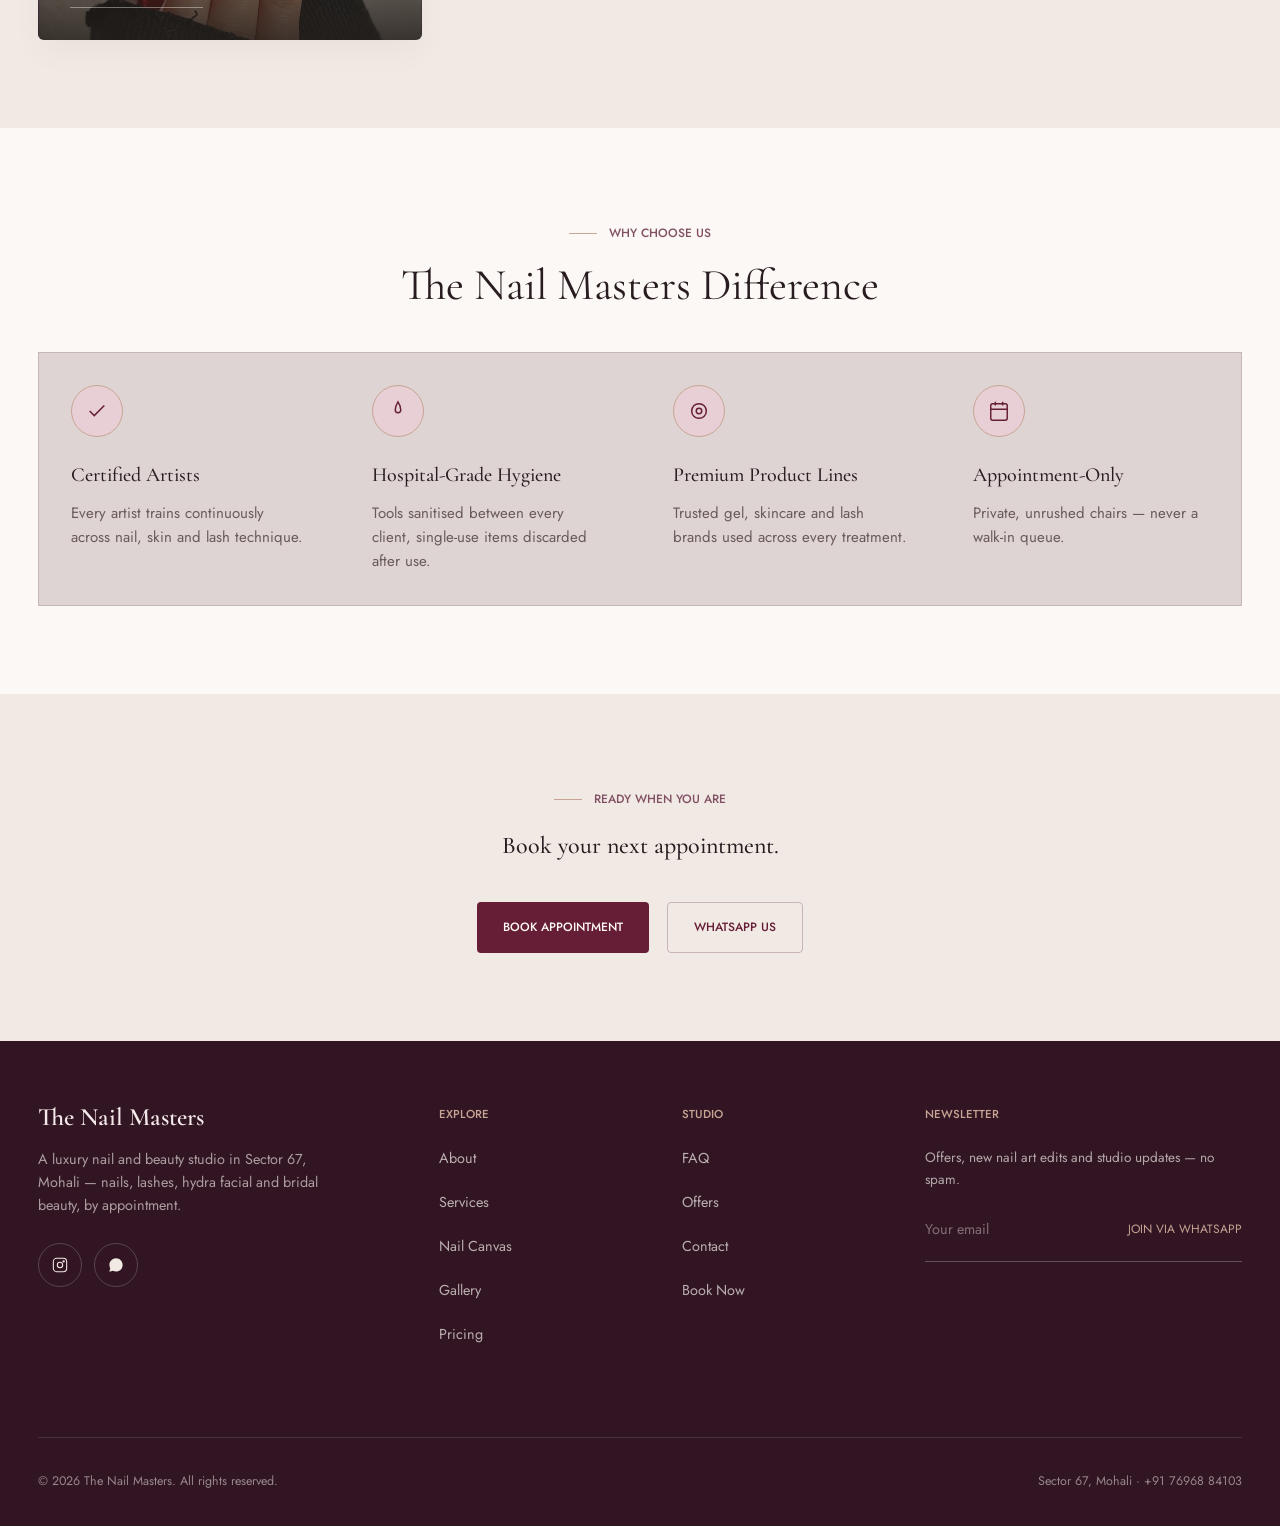
<file: services.html>
﻿<!DOCTYPE html>
<html lang="en">
<head>
<meta charset="UTF-8">
<meta name="viewport" content="width=device-width, initial-scale=1.0, viewport-fit=cover">
<title>All Services — The Nail Masters, Luxury Nail & Beauty Studio, Mohali</title>
<meta name="description" content="Browse every service at The Nail Masters: nail extensions, beauty treatments, manicure, pedicure, cleanup, facial and eyelashes. Real pricing, Sector 67, Mohali.">
<link rel="canonical" href="https://thenailmasters.in/services.html">

<meta property="og:type" content="business.business">
<meta property="og:title" content="All Services — The Nail Masters, Luxury Nail & Beauty Studio, Mohali">
<meta property="og:description" content="Browse every service at The Nail Masters: nail extensions, beauty treatments, manicure, pedicure, cleanup, facial and eyelashes. Real pricing, Sector 67, Mohali.">
<meta property="og:image" content="https://i.pinimg.com/1200x/c0/d5/61/c0d561452fad472bbcbb324f6d7ac3ae.jpg">
<meta property="og:url" content="https://thenailmasters.in/services.html">
<meta property="og:locale" content="en_IN">

<meta name="twitter:card" content="summary_large_image">
<meta name="twitter:title" content="All Services — The Nail Masters, Luxury Nail & Beauty Studio, Mohali">
<meta name="twitter:description" content="Browse every service at The Nail Masters: nail extensions, beauty treatments, manicure, pedicure, cleanup, facial and eyelashes. Real pricing, Sector 67, Mohali.">
<meta name="twitter:image" content="https://i.pinimg.com/1200x/c0/d5/61/c0d561452fad472bbcbb324f6d7ac3ae.jpg">

<script type="application/ld+json">
{
  "@context": "https://schema.org",
  "@type": "BreadcrumbList",
  "itemListElement": [
    {"@type":"ListItem","position":1,"name":"Home","item":"https://thenailmasters.in/"},
    {"@type":"ListItem","position":2,"name":"Services","item":"https://thenailmasters.in/services.html"}
  ]
}
</script>
<link rel="icon" type="image/svg+xml" sizes="any" href="assets/images/favicon-nm.svg">
<link rel="icon" type="image/png" sizes="32x32" href="assets/images/favicon-nm-32.png">
<link rel="apple-touch-icon" sizes="180x180" href="assets/images/apple-touch-icon-nm.png">

<meta name="referrer" content="strict-origin-when-cross-origin">
<link rel="stylesheet" href="assets/fonts/fonts.css">

<link rel="stylesheet" href="style.css">
<link rel="stylesheet" href="services.css">
<link rel="stylesheet" href="premium.css">
<link rel="stylesheet" href="serene-luxe.css">
<noscript><style>.nav-links{visibility:visible;position:static;width:auto;height:auto;flex-wrap:wrap;padding:12px;gap:12px;box-shadow:none}.nav-inner{flex-wrap:wrap}header{position:static}.burger{display:none}.faq-a{max-height:none}.testi-card p{display:block}.footer-news form,#bookingForm,#contactForm{display:none}</style></noscript>
</head>
<body>
<a class="skip-link" href="#main-content">Skip to content</a>
<header id="siteHeader">
  <div class="container nav-inner">
    <a href="index.html#home" class="logo"><b>The Nail Masters</b><small>Studio &amp; Beauty Lounge</small></a>
    <nav class="nav-links" id="navLinks">
      <a href="index.html#about">About</a>
      <div class="has-dropdown" id="servicesDropdown">
        <span class="dropdown-trigger">
          <a href="services.html">Services</a>
          <svg width="12" height="12" viewBox="0 0 24 24" fill="none" stroke="currentColor" stroke-width="2"><path d="M6 9l6 6 6-6"/></svg>
        </span>
        <div class="nav-dropdown">
          <a href="services/nails.html"><svg width="16" height="16" viewBox="0 0 24 24" fill="none" stroke="currentColor" stroke-width="1.6"><path d="M12 2c2 3 3 6 3 9a3 3 0 1 1-6 0c0-3 1-6 3-9Z"/></svg>Nail Services</a>
      <a href="services/beauty.html"><svg width="16" height="16" viewBox="0 0 24 24" fill="none" stroke="currentColor" stroke-width="1.6"><path d="M12 21s-7-4.35-9.5-8.5C1 9 2.5 5 6.5 5c2 0 3.5 1.2 5.5 3.5C14 6.2 15.5 5 17.5 5c4 0 5.5 4 4 7.5C19 16.65 12 21 12 21Z"/></svg>Beauty Services</a>
      <a href="services/manicure.html"><svg width="16" height="16" viewBox="0 0 24 24" fill="none" stroke="currentColor" stroke-width="1.6"><path d="M6 3v18M6 3h9a4 4 0 0 1 0 8H6"/></svg>Manicure</a>
      <a href="services/pedicure.html"><svg width="16" height="16" viewBox="0 0 24 24" fill="none" stroke="currentColor" stroke-width="1.6"><path d="M12 3c-4 3-7 6-7 10a7 7 0 0 0 14 0c0-4-3-7-7-10Z"/></svg>Pedicure</a>
      <a href="services/cleanup.html"><svg width="16" height="16" viewBox="0 0 24 24" fill="none" stroke="currentColor" stroke-width="1.6"><circle cx="12" cy="12" r="8"/><circle cx="12" cy="12" r="3"/></svg>Cleanup</a>
      <a href="services/facial.html"><svg width="16" height="16" viewBox="0 0 24 24" fill="none" stroke="currentColor" stroke-width="1.6"><circle cx="12" cy="12" r="8"/><circle cx="12" cy="12" r="3"/></svg>Facial</a>
      <a href="services/eyelashes.html"><svg width="16" height="16" viewBox="0 0 24 24" fill="none" stroke="currentColor" stroke-width="1.6"><path d="M2 12c3-4 7-6 10-6s7 2 10 6c-3 4-7 6-10 6s-7-2-10-6Z"/><circle cx="12" cy="12" r="2"/></svg>Eyelashes</a>
      
        </div>
      </div>
      <a href="index.html#nail-canvas">Nail Canvas</a>
      <a href="index.html#gallery">Gallery</a>
      <a href="index.html#pricing">Pricing</a>
      <a href="index.html#offers">Offers</a>
      <a href="index.html#faq">FAQ</a>
      <a href="contact.html">Contact</a>
    </nav>
    <div class="nav-cta">
      <a class="icon-btn" href="https://www.instagram.com/thenailmasters.in/" target="_blank" rel="noopener" aria-label="Instagram">
        <svg width="18" height="18" viewBox="0 0 24 24" fill="none" stroke="currentColor" stroke-width="1.6"><rect x="2" y="2" width="20" height="20" rx="5"/><circle cx="12" cy="12" r="4"/><circle cx="17.5" cy="6.5" r="1"/></svg>
      </a>
      <a class="btn btn-gold" href="booking.html">Book Now</a>
      <button class="burger" id="burger" aria-label="Menu"><span></span><span></span><span></span></button>
    </div>
  </div>
</header>
<main id="main-content">


<section class="svc-hero" id="home" style="min-height:60vh;">
  <div class="container">
    <div class="breadcrumb" data-aos="fade-up"><a href="index.html">Home</a><span class="sep">/</span><span class="current">Services</span></div>
    <div class="eyebrow" data-aos="fade-up">What We Offer</div>
    <h1 data-aos="fade-up" data-aos-delay="100">All our services,<br>in <em>one place</em>.</h1>
    <p class="lead" data-aos="fade-up" data-aos-delay="200">Every category below links to a dedicated page with full pricing, durations and booking — from nail extensions to bridal-ready facials and lashes.</p>
  </div>
</section>

<section class="section section--tint">
  <div class="container">
    <div class="cat-grid">
      
      <a href="services/nails.html" class="cat-card" data-aos="fade-up">
        <img src="assets/images/source-a06d0f7f62-790.webp" srcset="assets/images/source-a06d0f7f62-400.webp 400w, assets/images/source-a06d0f7f62-790.webp 790w" sizes="(max-width: 780px) 50vw, 420px" width="790" height="1053" alt="Sculpted gel nail extensions at The Nail Masters, Mohali" loading="lazy" decoding="async">
        <div class="content">
          <div class="eyebrow">Signature Craft</div>
          <h3>Nail Services</h3>
          <p>From sculpted acrylic extensions to gel refills and hand-painted nail art — every nail service is finished wit&hellip;</p>
          <span class="link-arrow">Explore Nail Services &rarr;</span>
        </div>
      </a>
      <a href="services/beauty.html" class="cat-card" data-aos="fade-up">
        <img src="assets/images/source-ce43e46171-736.webp" srcset="assets/images/source-ce43e46171-400.webp 400w, assets/images/source-ce43e46171-736.webp 736w" sizes="(max-width: 780px) 50vw, 420px" width="736" height="979" alt="Beauty and skin treatment at The Nail Masters studio, Mohali" loading="lazy" decoding="async">
        <div class="content">
          <div class="eyebrow">Skin & Grooming</div>
          <h3>Beauty Services</h3>
          <p>Precision threading, dermaplaning and honey or rica waxing for smooth, even skin — using dermatologically test&hellip;</p>
          <span class="link-arrow">Explore Beauty Services &rarr;</span>
        </div>
      </a>
      <a href="services/manicure.html" class="cat-card" data-aos="fade-up">
        <img src="assets/images/source-a99fd0ba96-800.webp" srcset="assets/images/source-a99fd0ba96-400.webp 400w, assets/images/source-a99fd0ba96-800.webp 800w, assets/images/source-a99fd0ba96-900.webp 900w" sizes="(max-width: 780px) 50vw, 420px" width="900" height="601" alt="Luxury manicure treatment at The Nail Masters, Mohali" loading="lazy" decoding="async">
        <div class="content">
          <div class="eyebrow">Hand Care</div>
          <h3>Manicure</h3>
          <p>Shaping, cuticle care, tan removal and hydration rituals — from a quick Basic Manicure to our detoxifying Box &hellip;</p>
          <span class="link-arrow">Explore Manicure &rarr;</span>
        </div>
      </a>
      <a href="services/pedicure.html" class="cat-card" data-aos="fade-up">
        <img src="assets/images/source-1b0864fab8-800.webp" srcset="assets/images/source-1b0864fab8-400.webp 400w, assets/images/source-1b0864fab8-800.webp 800w, assets/images/source-1b0864fab8-900.webp 900w" sizes="(max-width: 780px) 50vw, 420px" width="900" height="506" alt="Luxury pedicure treatment at The Nail Masters, Mohali" loading="lazy" decoding="async">
        <div class="content">
          <div class="eyebrow">Foot Care</div>
          <h3>Pedicure</h3>
          <p>Soak, scrub and callus care in a private reclining chair — from a Basic Pedicure to our detoxifying Box The To&hellip;</p>
          <span class="link-arrow">Explore Pedicure &rarr;</span>
        </div>
      </a>
      <a href="services/cleanup.html" class="cat-card" data-aos="fade-up">
        <img src="assets/images/source-70ad77d145-736.webp" srcset="assets/images/source-70ad77d145-400.webp 400w, assets/images/source-70ad77d145-736.webp 736w" sizes="(max-width: 780px) 50vw, 420px" width="736" height="920" alt="Skin cleanup treatment at The Nail Masters, Mohali" loading="lazy" decoding="async">
        <div class="content">
          <div class="eyebrow">Skin Refresh</div>
          <h3>Cleanup</h3>
          <p>Deep cleansing, bleach and de-tan treatments to lift dullness and refresh your skin ahead of any occasion.&hellip;</p>
          <span class="link-arrow">Explore Cleanup &rarr;</span>
        </div>
      </a>
      <a href="services/facial.html" class="cat-card" data-aos="fade-up">
        <img src="assets/images/source-5bbc6bca66-800.webp" srcset="assets/images/source-5bbc6bca66-400.webp 400w, assets/images/source-5bbc6bca66-800.webp 800w, assets/images/source-5bbc6bca66-900.webp 900w" sizes="(max-width: 780px) 50vw, 420px" width="900" height="598" alt="Hydra facial treatment at The Nail Masters, Mohali" loading="lazy" decoding="async">
        <div class="content">
          <div class="eyebrow">Skin Therapy</div>
          <h3>Facial</h3>
          <p>From a classic Basic Facial to our advanced Kanpeki and O3+ treatments — deep cleanse, exfoliation and hydrati&hellip;</p>
          <span class="link-arrow">Explore Facial &rarr;</span>
        </div>
      </a>
      <a href="services/eyelashes.html" class="cat-card" data-aos="fade-up">
        <img src="assets/images/source-39971fd02a-736.webp" srcset="assets/images/source-39971fd02a-400.webp 400w, assets/images/source-39971fd02a-736.webp 736w" sizes="(max-width: 780px) 50vw, 420px" width="736" height="981" alt="Eyelash extensions at The Nail Masters, Mohali" loading="lazy" decoding="async">
        <div class="content">
          <div class="eyebrow">Lash Artistry</div>
          <h3>Eyelashes</h3>
          <p>Classic to mega volume lash extensions, applied one lash at a time for a natural-to-dramatic finish that holds&hellip;</p>
          <span class="link-arrow">Explore Eyelashes &rarr;</span>
        </div>
      </a>
    </div>
  </div>
</section>

<section class="section">
  <div class="container">
    <div class="section-head center">
      <div class="eyebrow">Why Choose Us</div>
      <h2>The Nail Masters Difference</h2>
      <svg class="brush" viewBox="0 0 120 20"><path d="M4 14 Q 30 2, 60 12 T 116 8"/></svg>
    </div>
    <div class="benefit-grid" data-aos="fade-up">
      <div class="benefit-card">
        <div class="service-icon"><svg width="22" height="22" viewBox="0 0 24 24" fill="none" stroke="currentColor" stroke-width="1.6"><path d="M20 6L9 17l-5-5"/></svg></div>
        <h3>Certified Artists</h3>
        <p>Every artist trains continuously across nail, skin and lash technique.</p>
      </div>
      <div class="benefit-card">
        <div class="service-icon"><svg width="22" height="22" viewBox="0 0 24 24" fill="none" stroke="currentColor" stroke-width="1.6"><path d="M12 2c2 3 3 6 3 9a3 3 0 1 1-6 0c0-3 1-6 3-9Z"/></svg></div>
        <h3>Hospital-Grade Hygiene</h3>
        <p>Tools sanitised between every client, single-use items discarded after use.</p>
      </div>
      <div class="benefit-card">
        <div class="service-icon"><svg width="22" height="22" viewBox="0 0 24 24" fill="none" stroke="currentColor" stroke-width="1.6"><circle cx="12" cy="12" r="8"/><circle cx="12" cy="12" r="3"/></svg></div>
        <h3>Premium Product Lines</h3>
        <p>Trusted gel, skincare and lash brands used across every treatment.</p>
      </div>
      <div class="benefit-card">
        <div class="service-icon"><svg width="22" height="22" viewBox="0 0 24 24" fill="none" stroke="currentColor" stroke-width="1.6"><rect x="3" y="4" width="18" height="18" rx="2"/><path d="M16 2v4M8 2v4M3 10h18"/></svg></div>
        <h3>Appointment-Only</h3>
        <p>Private, unrushed chairs — never a walk-in queue.</p>
      </div>
    </div>
  </div>
</section>

<section class="section section--tint" id="contact-cta">
  <div class="container" style="text-align:center;">
    <div class="eyebrow" style="justify-content:center;">Ready When You Are</div>
    <h2 style="margin-top:18px;">Book your next appointment.</h2>
    <svg class="brush" viewBox="0 0 120 20" style="margin-left:auto;margin-right:auto;"><path d="M4 14 Q 30 2, 60 12 T 116 8"/></svg>
    <div class="svc-hero-cta" style="justify-content:center;margin-top:36px;">
      <a href="booking.html" class="btn btn-gold">Book Appointment</a>
      <a href="https://wa.me/917696884103" target="_blank" rel="noopener" class="btn btn-outline">WhatsApp Us</a>
    </div>
  </div>
</section>

</main>
<footer>
  <div class="container">
    <div class="footer-grid">
      <div class="footer-brand">
        <a href="index.html#home" class="logo"><b>The Nail Masters</b></a>
        <p>A luxury nail and beauty studio in Sector 67, Mohali — nails, lashes, hydra facial and bridal beauty, by appointment.</p>
        <div class="footer-social">
          <a class="icon-btn" style="border-color:rgba(251,247,241,.2)" href="https://www.instagram.com/thenailmasters.in/" target="_blank" rel="noopener" aria-label="Instagram">
            <svg width="16" height="16" viewBox="0 0 24 24" fill="none" stroke="currentColor" stroke-width="1.6"><rect x="2" y="2" width="20" height="20" rx="5"/><circle cx="12" cy="12" r="4"/><circle cx="17.5" cy="6.5" r="1"/></svg>
          </a>
          <a class="icon-btn" style="border-color:rgba(251,247,241,.2)" href="https://wa.me/917696884103" target="_blank" rel="noopener" aria-label="WhatsApp">
            <svg width="16" height="16" viewBox="0 0 24 24" fill="currentColor"><path d="M12.04 2C6.58 2 2.13 6.45 2.13 11.91c0 1.75.46 3.39 1.26 4.81L2 22l5.42-1.36a9.9 9.9 0 0 0 4.62 1.14h.01c5.46 0 9.9-4.45 9.9-9.91 0-2.65-1.03-5.13-2.9-7C17.17 3.03 14.68 2 12.04 2"/></svg>
          </a>
        </div>
      </div>
      <div class="footer-col">
        <h4>Explore</h4>
        <a href="index.html#about">About</a>
        <a href="services.html">Services</a>
        <a href="index.html#nail-canvas">Nail Canvas</a>
        <a href="index.html#gallery">Gallery</a>
        <a href="index.html#pricing">Pricing</a>
      </div>
      <div class="footer-col">
        <h4>Studio</h4>
        <a href="index.html#faq">FAQ</a>
        <a href="index.html#offers">Offers</a>
        <a href="contact.html">Contact</a>
        <a href="booking.html">Book Now</a>
      </div>
      <div class="footer-col footer-news">
        <h4>Newsletter</h4>
        <p style="font-size:0.85rem;color:rgba(251,247,241,.65);">Offers, new nail art edits and studio updates — no spam.</p>
        <form>
          <input type="email" placeholder="Your email" required>
          <button type="submit">Join via WhatsApp</button>
        </form>
      </div>
    </div>
    <div class="footer-bottom">
      <span>&copy; 2026 The Nail Masters. All rights reserved.</span>
      <span>Sector 67, Mohali &middot; +91 76968 84103</span>
    </div>
  </div>
</footer>

<div class="floating-actions">
  <a class="fab fab-whatsapp" href="https://wa.me/917696884103" target="_blank" rel="noopener" aria-label="WhatsApp">
    <svg width="26" height="26" viewBox="0 0 24 24" fill="none" stroke="currentColor" stroke-width="1.65" stroke-linecap="round" stroke-linejoin="round" aria-hidden="true"><path d="M20.9 11.7a8.9 8.9 0 0 1-13.1 7.8L3 21l1.5-4.6A8.9 8.9 0 1 1 20.9 11.7Z"/><path d="m8.1 7.3-.7.8c-.6.7-.2 2.5 1.2 4.1 1.5 1.7 3.5 2.7 4.3 2.2l.9-.6-1.9-1.4-.8.7a7.5 7.5 0 0 1-2.7-2.7l.7-.8-1-2.3Z" fill="currentColor" stroke="none"/></svg>
    <span class="fab-label" aria-hidden="true">WhatsApp</span>
  </a>
  <a class="fab fab-call" href="tel:+917696884103" aria-label="Call">
    <svg width="24" height="24" viewBox="0 0 24 24" fill="none" stroke="currentColor" stroke-width="1.65" stroke-linecap="round" stroke-linejoin="round" aria-hidden="true"><path d="M7.5 3H5a2 2 0 0 0-2 2.2A18.7 18.7 0 0 0 18.8 21a2 2 0 0 0 2.2-2v-2.5l-5-2-1.8 1.8a15 15 0 0 1-6.5-6.5L9.5 8 7.5 3Z"/><path d="M14 3a7 7 0 0 1 7 7M14 7a3 3 0 0 1 3 3"/></svg>
    <span class="fab-label" aria-hidden="true">Call the studio</span>
  </a>
</div>

<div class="sticky-mobile-bar">
  <a href="booking.html" class="smb-book"><svg width="15" height="15" viewBox="0 0 24 24" fill="none" stroke="currentColor" stroke-width="2"><rect x="3" y="4" width="18" height="18" rx="2"/><path d="M16 2v4M8 2v4M3 10h18"/></svg>Book</a>
  <a href="https://wa.me/917696884103" target="_blank" rel="noopener" class="smb-wa"><svg width="26" height="26" viewBox="0 0 24 24" fill="none" stroke="currentColor" stroke-width="1.65" stroke-linecap="round" stroke-linejoin="round" aria-hidden="true"><path d="M20.9 11.7a8.9 8.9 0 0 1-13.1 7.8L3 21l1.5-4.6A8.9 8.9 0 1 1 20.9 11.7Z"/><path d="m8.1 7.3-.7.8c-.6.7-.2 2.5 1.2 4.1 1.5 1.7 3.5 2.7 4.3 2.2l.9-.6-1.9-1.4-.8.7a7.5 7.5 0 0 1-2.7-2.7l.7-.8-1-2.3Z" fill="currentColor" stroke="none"/></svg>WhatsApp</a>
  <a href="tel:+917696884103" class="smb-call" aria-label="Call"><svg width="24" height="24" viewBox="0 0 24 24" fill="none" stroke="currentColor" stroke-width="1.65" stroke-linecap="round" stroke-linejoin="round" aria-hidden="true"><path d="M7.5 3H5a2 2 0 0 0-2 2.2A18.7 18.7 0 0 0 18.8 21a2 2 0 0 0 2.2-2v-2.5l-5-2-1.8 1.8a15 15 0 0 1-6.5-6.5L9.5 8 7.5 3Z"/><path d="M14 3a7 7 0 0 1 7 7M14 7a3 3 0 0 1 3 3"/></svg></a>
</div>

<script defer src="assets/vendor/gsap.min.js"></script>
<script defer src="assets/vendor/ScrollTrigger.min.js"></script>

<script defer src="main.js"></script>
<script defer src="motion.js"></script>
<script defer src="services.js"></script>

</body>
</html>
</file>
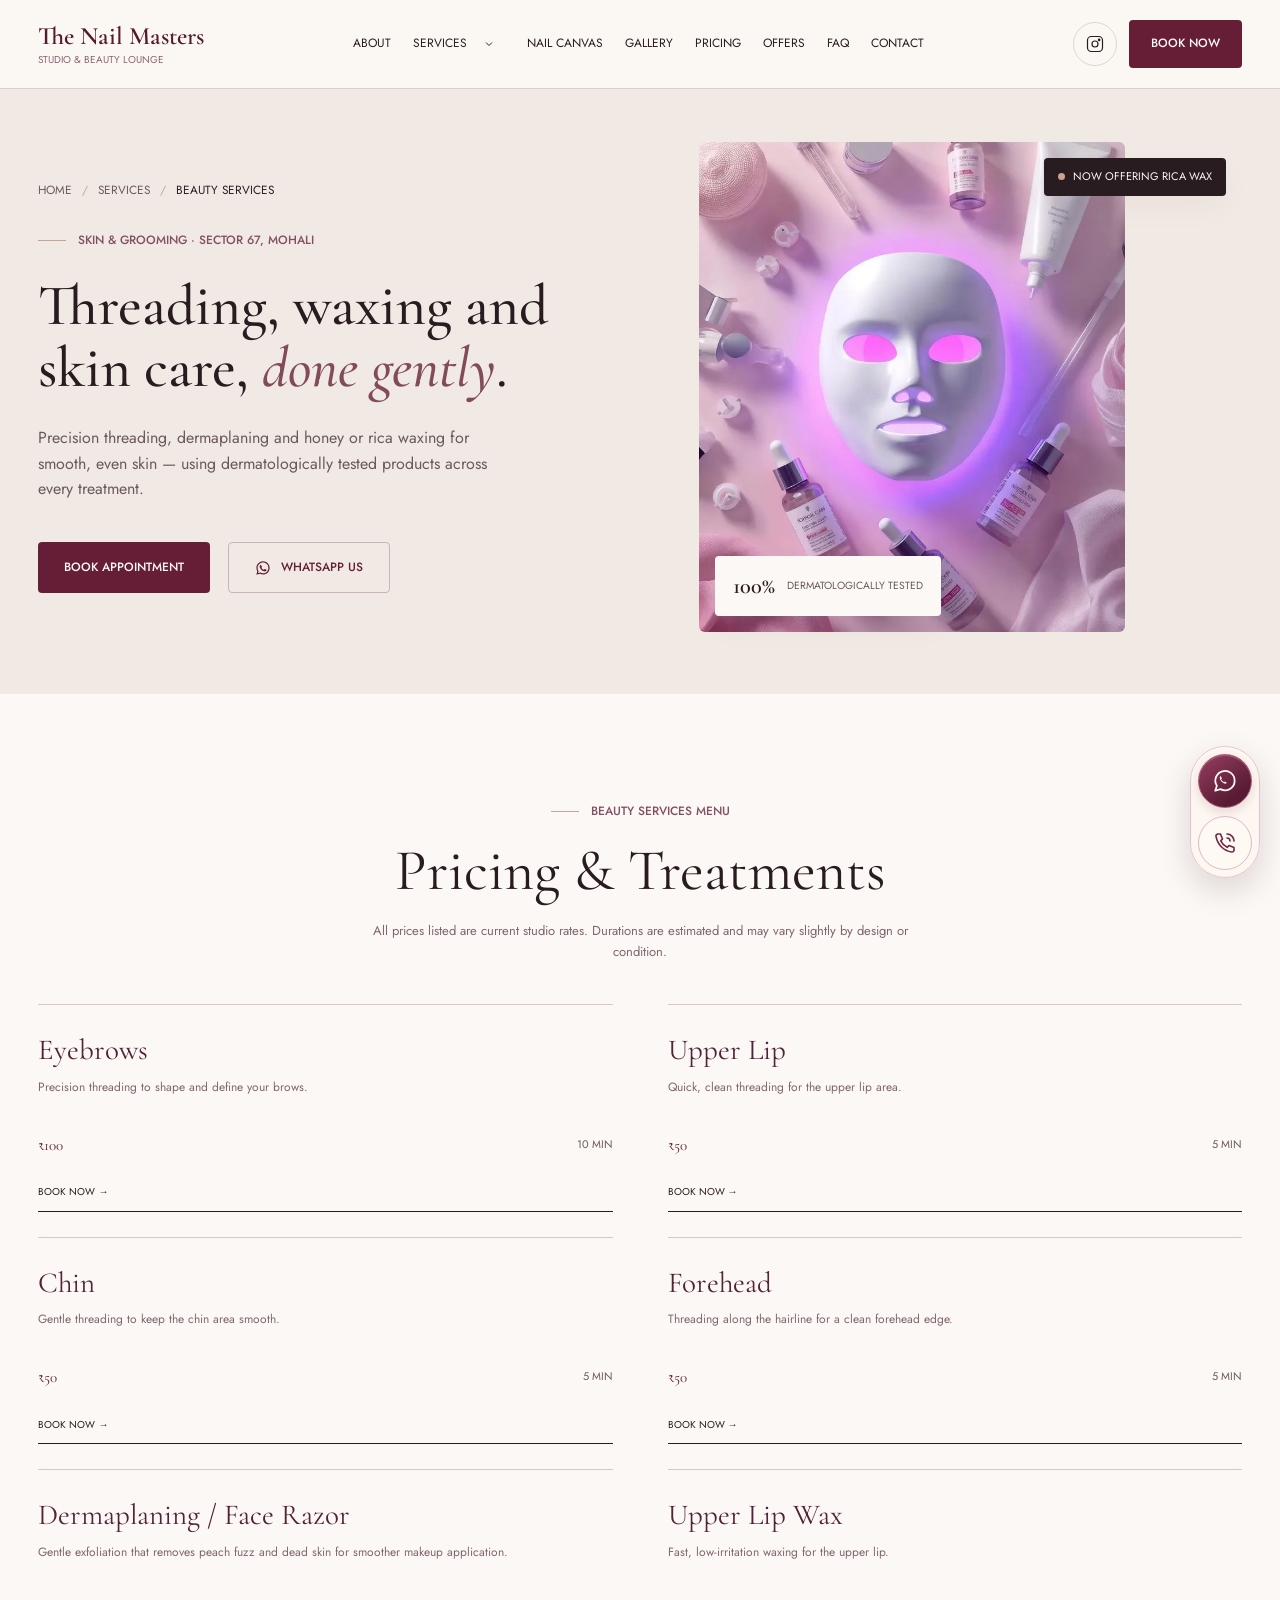
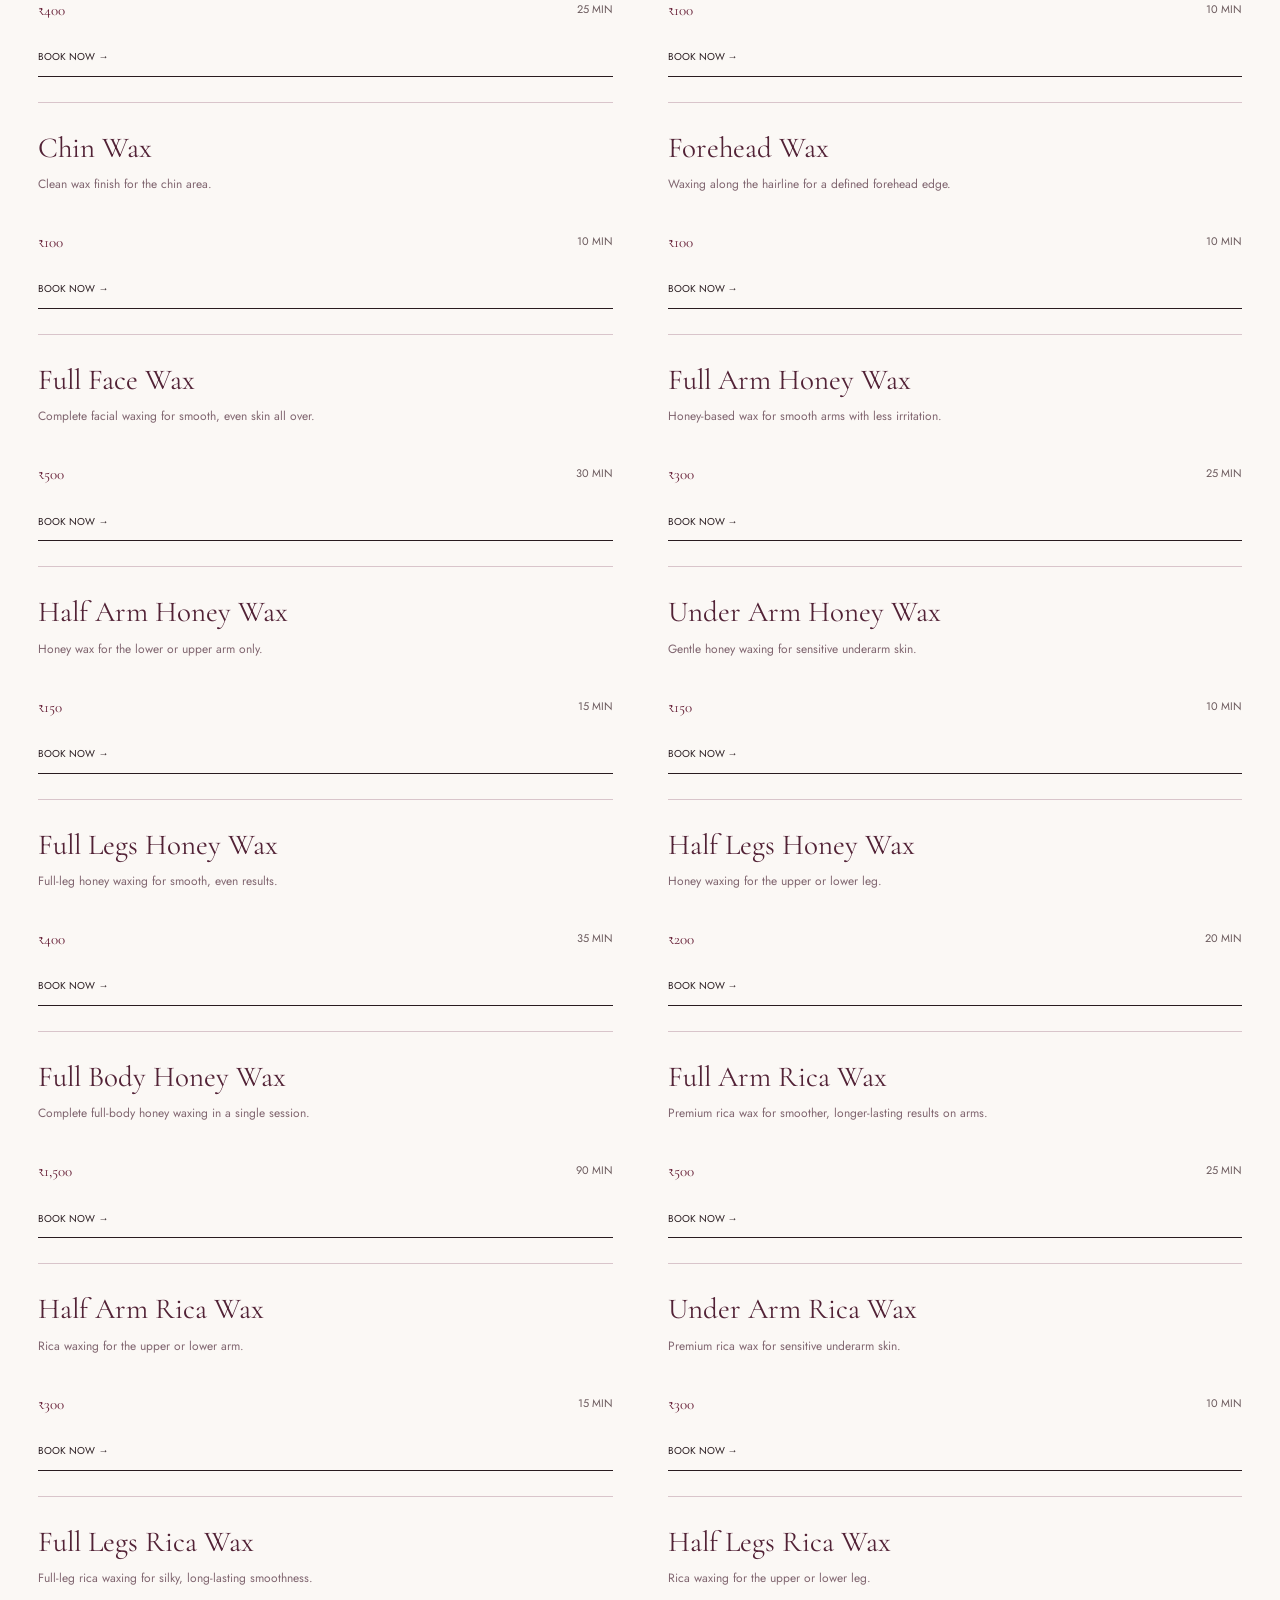
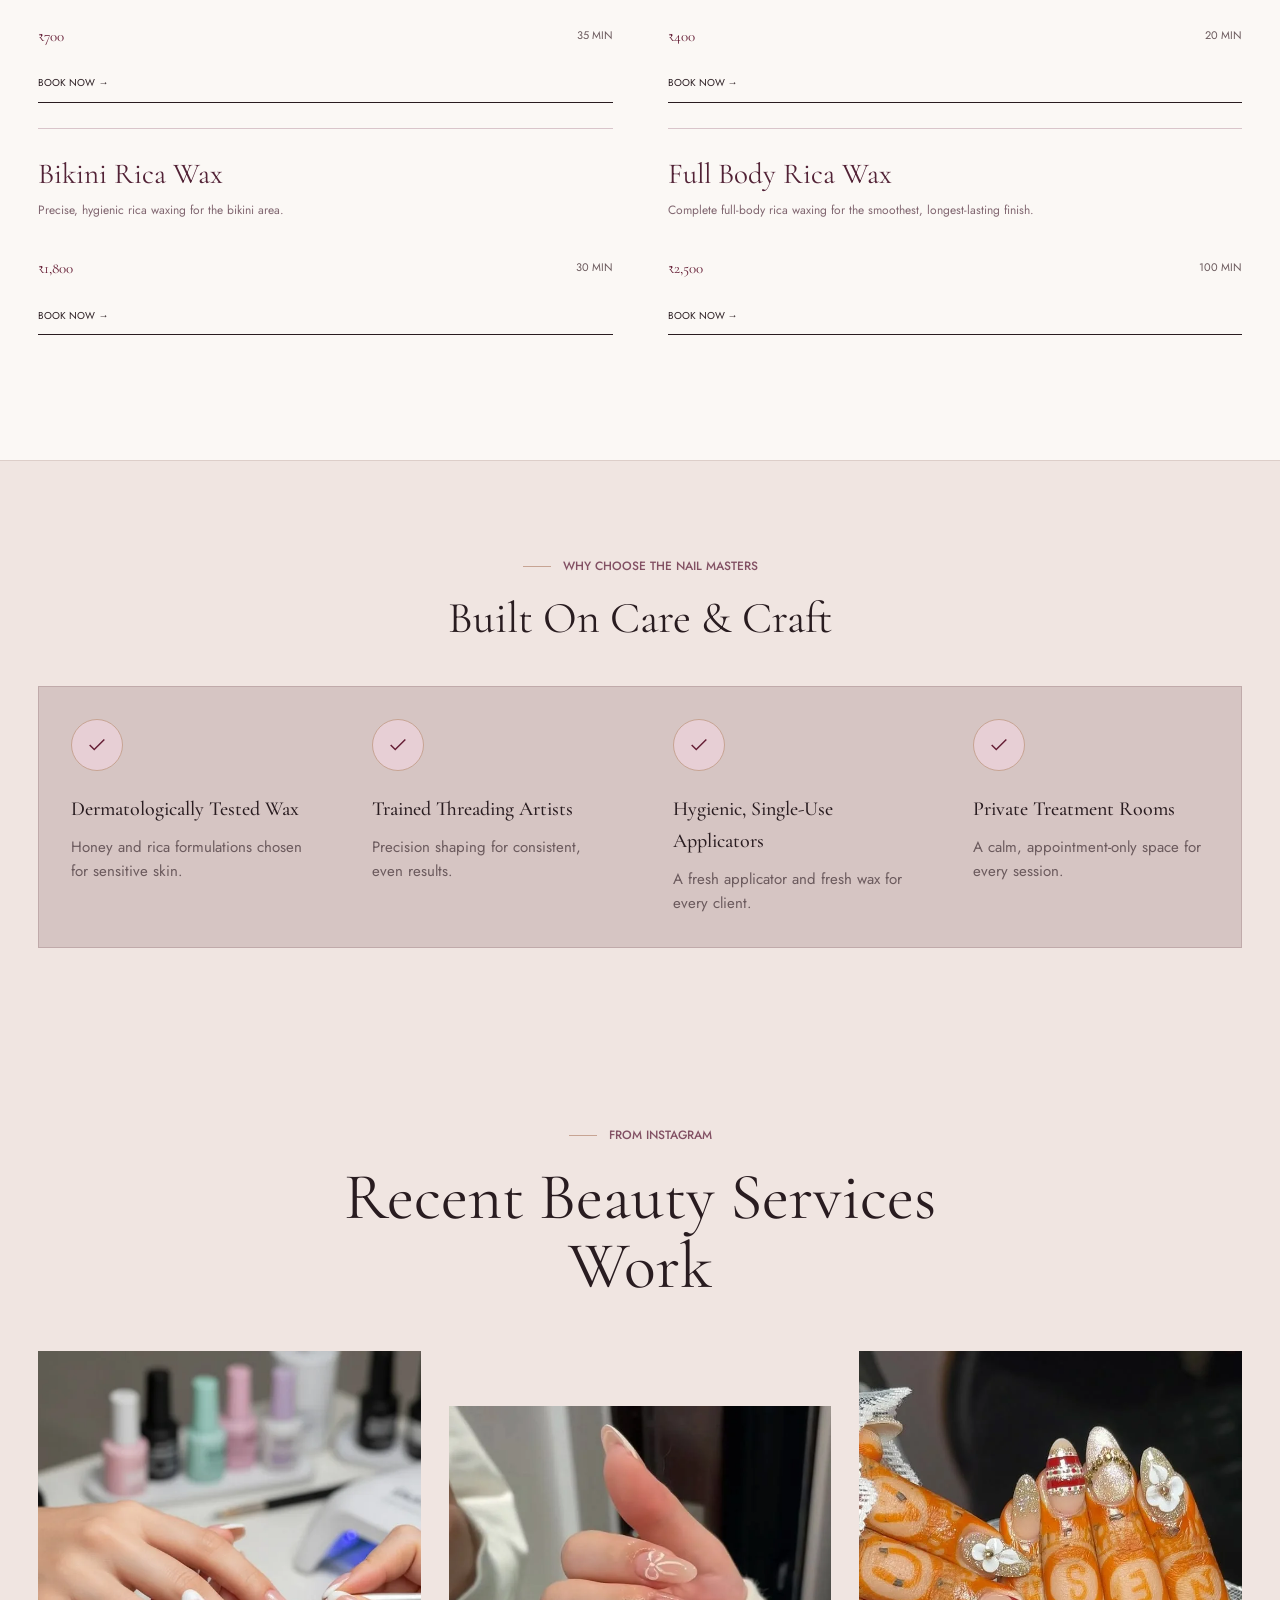
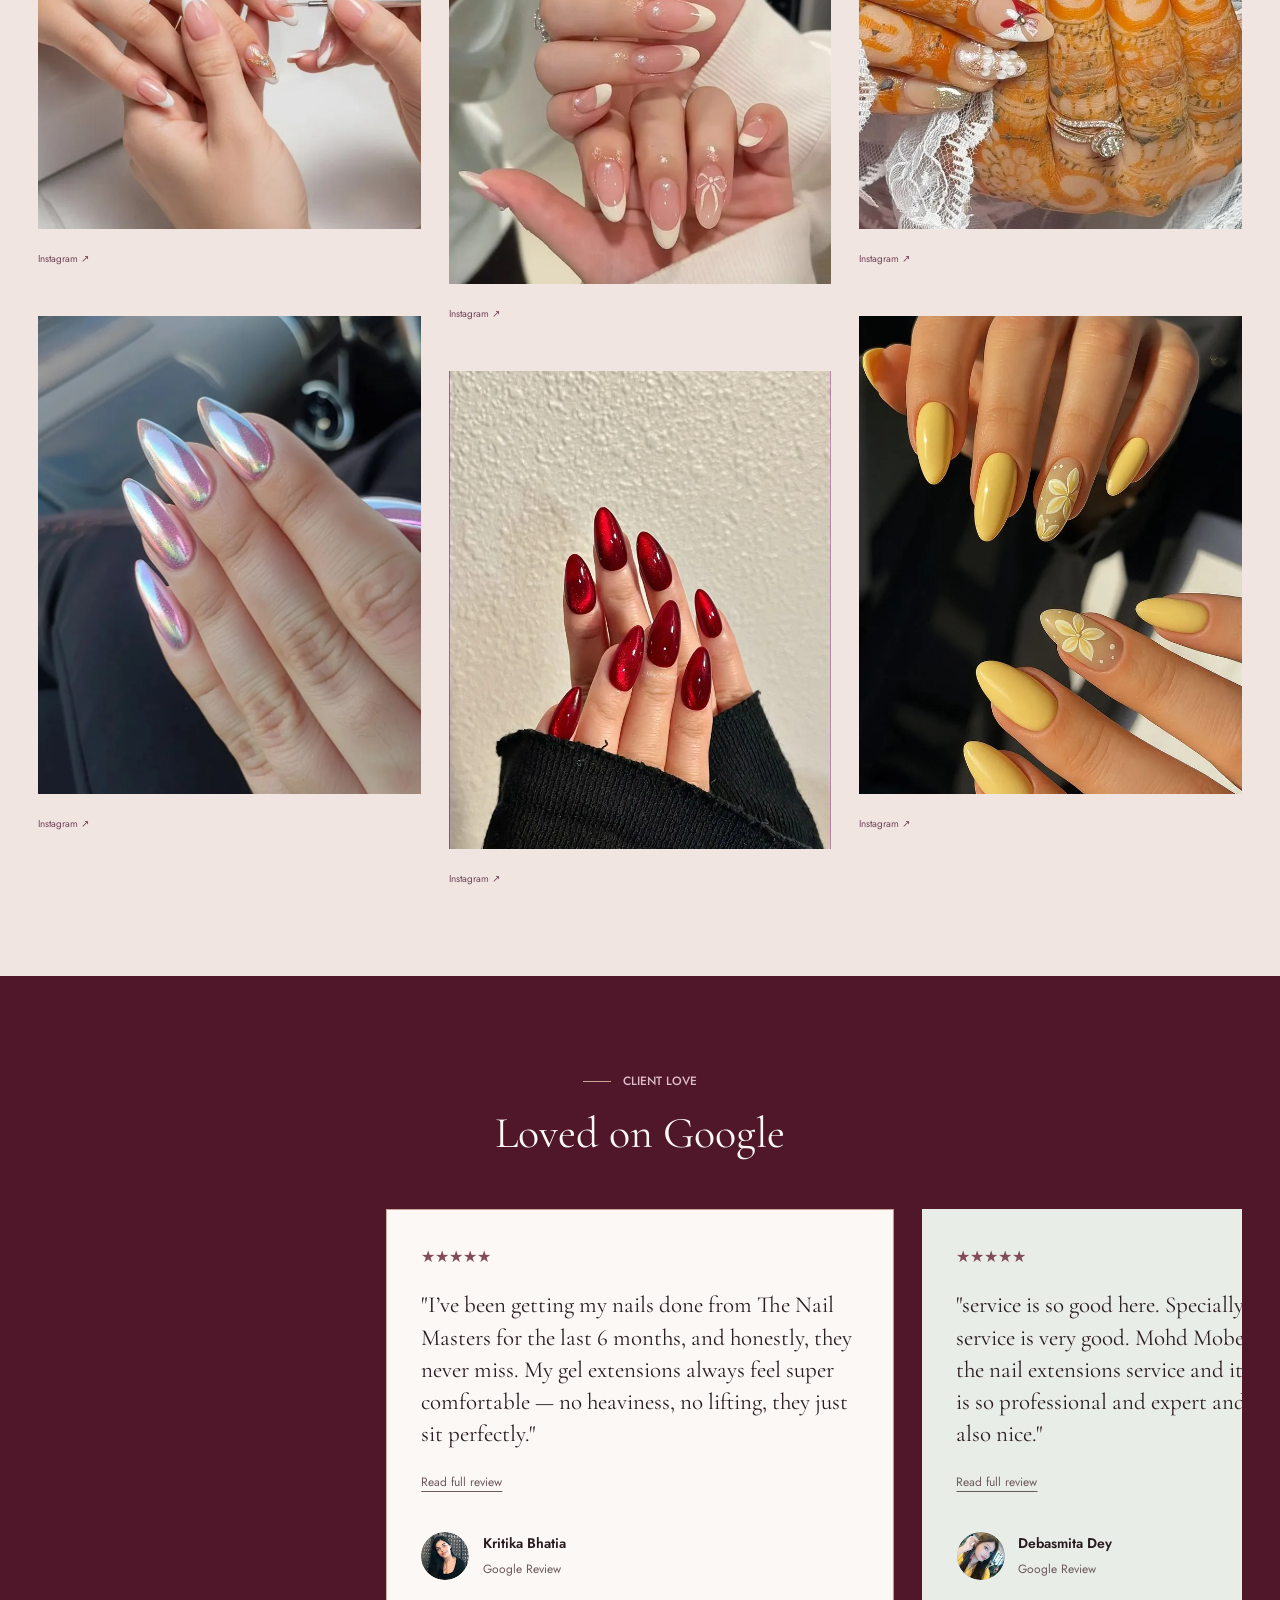
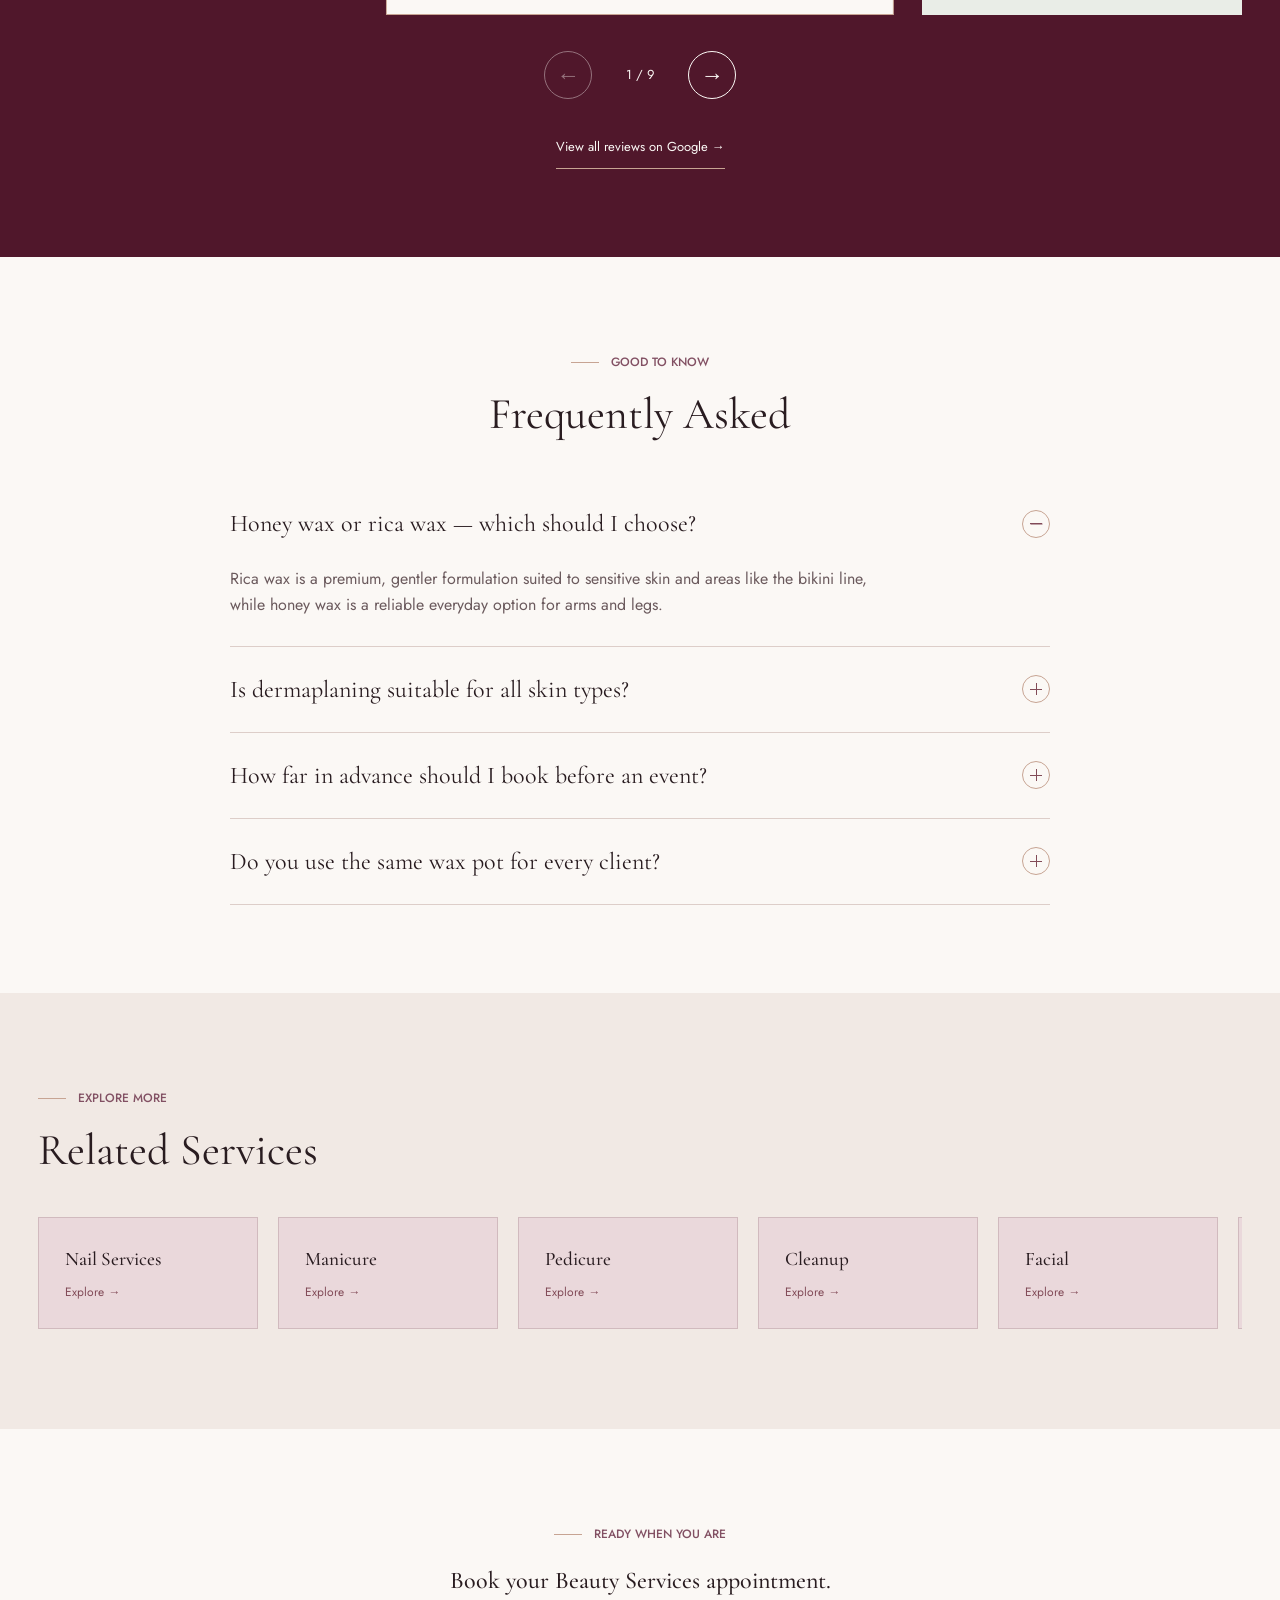
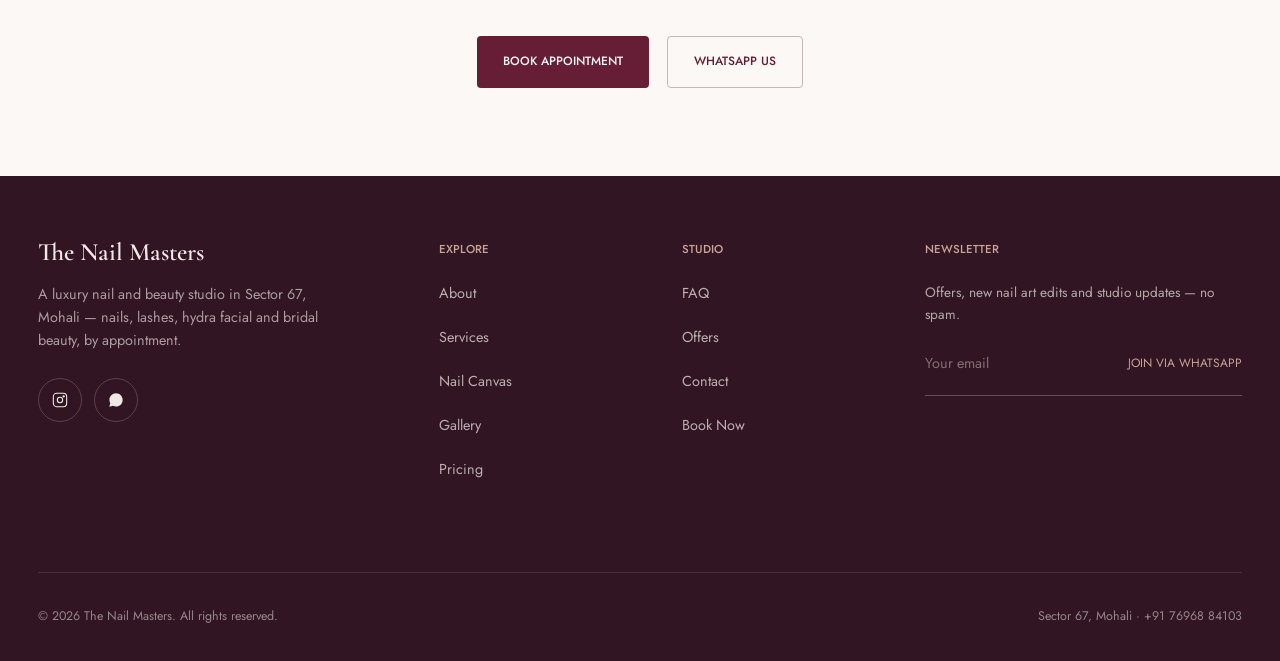
<file: services/beauty.html>
﻿<!DOCTYPE html>
<html lang="en">
<head>
<meta charset="UTF-8">
<meta name="viewport" content="width=device-width, initial-scale=1.0, viewport-fit=cover">
<title>Beauty Services in Mohali — The Nail Masters | Real Pricing &amp; Booking</title>
<meta name="description" content="Threading, waxing (honey & rica), dermaplaning and full-body treatments in Sector 67, Mohali. Transparent pricing, gentle technique, book online.">
<link rel="canonical" href="https://thenailmasters.in/services/beauty.html">

<meta property="og:type" content="business.business">
<meta property="og:title" content="Beauty Services in Mohali — The Nail Masters | Real Pricing &amp; Booking">
<meta property="og:description" content="Threading, waxing (honey & rica), dermaplaning and full-body treatments in Sector 67, Mohali. Transparent pricing, gentle technique, book online.">
<meta property="og:image" content="https://i.pinimg.com/736x/20/68/c7/2068c767f1466a806e9222b81a614e78.jpg">
<meta property="og:url" content="https://thenailmasters.in/services/beauty.html">
<meta property="og:locale" content="en_IN">

<meta name="twitter:card" content="summary_large_image">
<meta name="twitter:title" content="Beauty Services in Mohali — The Nail Masters | Real Pricing &amp; Booking">
<meta name="twitter:description" content="Threading, waxing (honey & rica), dermaplaning and full-body treatments in Sector 67, Mohali. Transparent pricing, gentle technique, book online.">
<meta name="twitter:image" content="https://i.pinimg.com/736x/20/68/c7/2068c767f1466a806e9222b81a614e78.jpg">

<script type="application/ld+json">
{
  "@context": "https://schema.org",
  "@type": "Service",
  "serviceType": "Beauty Services",
  "provider": {
    "@type": "BeautySalon",
    "name": "The Nail Masters",
    "address": {
      "@type": "PostalAddress",
      "streetAddress": "DSS No.8, First Floor, Central Street, Sector-67",
      "addressLocality": "S.A.S Nagar (Mohali)",
      "addressRegion": "Punjab",
      "addressCountry": "IN"
    },
    "telephone": "+91-7696884103",
    "url": "https://thenailmasters.in/"
  },
  "areaServed": "Mohali, Punjab",
  "url": "https://thenailmasters.in/services/beauty.html"
}
</script>
<script type="application/ld+json">
{
  "@context": "https://schema.org",
  "@type": "BreadcrumbList",
  "itemListElement": [
    {"@type":"ListItem","position":1,"name":"Home","item":"https://thenailmasters.in/"},
    {"@type":"ListItem","position":2,"name":"Services","item":"https://thenailmasters.in/services.html"},
    {"@type":"ListItem","position":3,"name":"Beauty Services","item":"https://thenailmasters.in/services/beauty.html"}
  ]
}
</script>
<script type="application/ld+json">
{
  "@context": "https://schema.org",
  "@type": "FAQPage",
  "mainEntity": [
    {"@type":"Question","name":"Honey wax or rica wax — which should I choose?","acceptedAnswer":{"@type":"Answer","text":"Rica wax is a premium, gentler formulation suited to sensitive skin and areas like the bikini line, while honey wax is a reliable everyday option for arms and legs."}},{"@type":"Question","name":"Is dermaplaning suitable for all skin types?","acceptedAnswer":{"@type":"Answer","text":"Dermaplaning works well for most skin types; our estheticians will check your skin during consultation to confirm it's right for you."}},{"@type":"Question","name":"How far in advance should I book before an event?","acceptedAnswer":{"@type":"Answer","text":"We recommend booking waxing or threading 1–2 days before an event to allow any redness to settle."}},{"@type":"Question","name":"Do you use the same wax pot for every client?","acceptedAnswer":{"@type":"Answer","text":"No — we follow hospital-grade hygiene practices with fresh wax and single-use applicators for every client."}}
  ]
}
</script>
<link rel="icon" type="image/svg+xml" sizes="any" href="../assets/images/favicon-nm.svg">
<link rel="icon" type="image/png" sizes="32x32" href="../assets/images/favicon-nm-32.png">
<link rel="apple-touch-icon" sizes="180x180" href="../assets/images/apple-touch-icon-nm.png">

<meta name="referrer" content="strict-origin-when-cross-origin">
<link rel="stylesheet" href="../assets/fonts/fonts.css">
<link rel="stylesheet" href="../assets/vendor/swiper-bundle.min.css">

<link rel="stylesheet" href="../style.css">
<link rel="stylesheet" href="../services.css">
<link rel="stylesheet" href="../premium.css">
<link rel="stylesheet" href="../serene-luxe.css">
<noscript><style>.nav-links{visibility:visible;position:static;width:auto;height:auto;flex-wrap:wrap;padding:12px;gap:12px;box-shadow:none}.nav-inner{flex-wrap:wrap}header{position:static}.burger{display:none}.faq-a{max-height:none}.testi-card p{display:block}.footer-news form,#bookingForm,#contactForm{display:none}</style></noscript>
</head>
<body>
<a class="skip-link" href="#main-content">Skip to content</a>
<header id="siteHeader">
  <div class="container nav-inner">
    <a href="../index.html#home" class="logo"><b>The Nail Masters</b><small>Studio &amp; Beauty Lounge</small></a>
    <nav class="nav-links" id="navLinks">
      <a href="../index.html#about">About</a>
      <div class="has-dropdown" id="servicesDropdown">
        <span class="dropdown-trigger">
          <a href="../services.html">Services</a>
          <svg width="12" height="12" viewBox="0 0 24 24" fill="none" stroke="currentColor" stroke-width="2"><path d="M6 9l6 6 6-6"/></svg>
        </span>
        <div class="nav-dropdown">
          <a href="../services/nails.html"><svg width="16" height="16" viewBox="0 0 24 24" fill="none" stroke="currentColor" stroke-width="1.6"><path d="M12 2c2 3 3 6 3 9a3 3 0 1 1-6 0c0-3 1-6 3-9Z"/></svg>Nail Services</a>
      <a href="../services/beauty.html"><svg width="16" height="16" viewBox="0 0 24 24" fill="none" stroke="currentColor" stroke-width="1.6"><path d="M12 21s-7-4.35-9.5-8.5C1 9 2.5 5 6.5 5c2 0 3.5 1.2 5.5 3.5C14 6.2 15.5 5 17.5 5c4 0 5.5 4 4 7.5C19 16.65 12 21 12 21Z"/></svg>Beauty Services</a>
      <a href="../services/manicure.html"><svg width="16" height="16" viewBox="0 0 24 24" fill="none" stroke="currentColor" stroke-width="1.6"><path d="M6 3v18M6 3h9a4 4 0 0 1 0 8H6"/></svg>Manicure</a>
      <a href="../services/pedicure.html"><svg width="16" height="16" viewBox="0 0 24 24" fill="none" stroke="currentColor" stroke-width="1.6"><path d="M12 3c-4 3-7 6-7 10a7 7 0 0 0 14 0c0-4-3-7-7-10Z"/></svg>Pedicure</a>
      <a href="../services/cleanup.html"><svg width="16" height="16" viewBox="0 0 24 24" fill="none" stroke="currentColor" stroke-width="1.6"><circle cx="12" cy="12" r="8"/><circle cx="12" cy="12" r="3"/></svg>Cleanup</a>
      <a href="../services/facial.html"><svg width="16" height="16" viewBox="0 0 24 24" fill="none" stroke="currentColor" stroke-width="1.6"><circle cx="12" cy="12" r="8"/><circle cx="12" cy="12" r="3"/></svg>Facial</a>
      <a href="../services/eyelashes.html"><svg width="16" height="16" viewBox="0 0 24 24" fill="none" stroke="currentColor" stroke-width="1.6"><path d="M2 12c3-4 7-6 10-6s7 2 10 6c-3 4-7 6-10 6s-7-2-10-6Z"/><circle cx="12" cy="12" r="2"/></svg>Eyelashes</a>
      
        </div>
      </div>
      <a href="../index.html#nail-canvas">Nail Canvas</a>
      <a href="../index.html#gallery">Gallery</a>
      <a href="../index.html#pricing">Pricing</a>
      <a href="../index.html#offers">Offers</a>
      <a href="../index.html#faq">FAQ</a>
      <a href="../contact.html">Contact</a>
    </nav>
    <div class="nav-cta">
      <a class="icon-btn" href="https://www.instagram.com/thenailmasters.in/" target="_blank" rel="noopener" aria-label="Instagram">
        <svg width="18" height="18" viewBox="0 0 24 24" fill="none" stroke="currentColor" stroke-width="1.6"><rect x="2" y="2" width="20" height="20" rx="5"/><circle cx="12" cy="12" r="4"/><circle cx="17.5" cy="6.5" r="1"/></svg>
      </a>
      <a class="btn btn-gold" href="../booking.html">Book Now</a>
      <button class="burger" id="burger" aria-label="Menu"><span></span><span></span><span></span></button>
    </div>
  </div>
</header>
<main id="main-content">


<section class="svc-hero" id="home">
  <div class="container svc-hero-grid">
    <div>
      <div class="breadcrumb" data-aos="fade-up">
        <a href="../index.html">Home</a><span class="sep">/</span>
        <a href="../services.html">Services</a><span class="sep">/</span>
        <span class="current">Beauty Services</span>
      </div>
      <div class="hero-eyebrow eyebrow" data-aos="fade-up">Skin & Grooming &middot; Sector 67, Mohali</div>
      <h1 data-aos="fade-up" data-aos-delay="100">Threading, waxing and<br>skin care, <em>done gently</em>.</h1>
      <p class="lead" data-aos="fade-up" data-aos-delay="200">Precision threading, dermaplaning and honey or rica waxing for smooth, even skin — using dermatologically tested products across every treatment.</p>
      <div class="svc-hero-cta" data-aos="fade-up" data-aos-delay="300">
        <a href="../booking.html" class="btn btn-gold">Book Appointment</a>
        <a href="https://wa.me/917696884103" target="_blank" rel="noopener" class="btn btn-outline">
          <svg width="16" height="16" viewBox="0 0 24 24" fill="currentColor"><path d="M12.04 2C6.58 2 2.13 6.45 2.13 11.91c0 1.75.46 3.39 1.26 4.81L2 22l5.42-1.36a9.9 9.9 0 0 0 4.62 1.14h.01c5.46 0 9.9-4.45 9.9-9.91 0-2.65-1.03-5.13-2.9-7C17.17 3.03 14.68 2 12.04 2m.01 1.8c2.16 0 4.19.84 5.72 2.38a8.03 8.03 0 0 1 2.36 5.73c0 4.47-3.64 8.11-8.1 8.11a8.1 8.1 0 0 1-4.13-1.13l-.3-.17-3.02.79.8-2.93-.19-.3a8.06 8.06 0 0 1-1.24-4.31c0-4.47 3.65-8.11 8.1-8.11M8.5 7.6c-.17 0-.44.06-.67.32-.23.25-.87.85-.87 2.08 0 1.22.9 2.4 1.02 2.57.13.16 1.75 2.8 4.32 3.82 2.14.85 2.57.68 3.04.64.46-.04 1.5-.61 1.71-1.2.21-.6.21-1.1.15-1.21-.06-.11-.23-.17-.48-.3-.25-.13-1.5-.74-1.73-.82-.23-.09-.4-.13-.57.13-.17.25-.65.82-.8.99-.15.17-.29.19-.54.06-.25-.12-1.05-.39-2-1.23-.74-.66-1.24-1.47-1.39-1.72-.14-.25-.01-.38.11-.51.11-.11.25-.29.37-.44.12-.15.16-.25.24-.42.08-.17.04-.31-.02-.44C9.71 9.4 9.2 8.14 9 7.65c-.17-.42-.36-.42-.5-.43z"/></svg>
          WhatsApp Us
        </a>
      </div>
    </div>
    <div class="svc-hero-visual" data-aos="fade-left" data-aos-delay="150">
      <div class="hero-float" style="position:absolute;top:-24px;right:20px;">
        <span class="dot"></span>Now offering Rica wax
      </div>
      <div class="svc-hero-frame">
        <img src="../assets/images/source-ce43e46171-736.webp" srcset="../assets/images/source-ce43e46171-400.webp 400w, ../assets/images/source-ce43e46171-736.webp 736w" sizes="(max-width: 780px) 100vw, 60vw" width="736" height="979" alt="Beauty and skin treatment at The Nail Masters studio, Mohali" loading="eager" decoding="async" fetchpriority="high">
      </div>
      <div class="svc-hero-badge"><b>100%</b><span>Dermatologically Tested</span></div>
    </div>
  </div>
</section>

<section class="section section--tint" id="menu">
  <div class="container">
    <div class="section-head center">
      <div class="eyebrow">Beauty Services Menu</div>
      <h2>Pricing &amp; Treatments</h2>
      <svg class="brush" viewBox="0 0 120 20"><path d="M4 14 Q 30 2, 60 12 T 116 8"/></svg>
      <p>All prices listed are current studio rates. Durations are estimated and may vary slightly by design or condition.</p>
    </div>
    <div class="menu-grid">
      
      <article class="menu-card" data-aos="fade-up">
        <h3>Eyebrows</h3>
        <p class="desc">Precision threading to shape and define your brows.</p>
        <div class="menu-meta"><span class="price">₹100</span><span class="dur">10 min</span></div>
        <a href="../booking.html" class="link-arrow">Book Now &rarr;</a>
      </article>
      <article class="menu-card" data-aos="fade-up">
        <h3>Upper Lip</h3>
        <p class="desc">Quick, clean threading for the upper lip area.</p>
        <div class="menu-meta"><span class="price">₹50</span><span class="dur">5 min</span></div>
        <a href="../booking.html" class="link-arrow">Book Now &rarr;</a>
      </article>
      <article class="menu-card" data-aos="fade-up">
        <h3>Chin</h3>
        <p class="desc">Gentle threading to keep the chin area smooth.</p>
        <div class="menu-meta"><span class="price">₹50</span><span class="dur">5 min</span></div>
        <a href="../booking.html" class="link-arrow">Book Now &rarr;</a>
      </article>
      <article class="menu-card" data-aos="fade-up">
        <h3>Forehead</h3>
        <p class="desc">Threading along the hairline for a clean forehead edge.</p>
        <div class="menu-meta"><span class="price">₹50</span><span class="dur">5 min</span></div>
        <a href="../booking.html" class="link-arrow">Book Now &rarr;</a>
      </article>
      <article class="menu-card" data-aos="fade-up">
        <h3>Dermaplaning / Face Razor</h3>
        <p class="desc">Gentle exfoliation that removes peach fuzz and dead skin for smoother makeup application.</p>
        <div class="menu-meta"><span class="price">₹400</span><span class="dur">25 min</span></div>
        <a href="../booking.html" class="link-arrow">Book Now &rarr;</a>
      </article>
      <article class="menu-card" data-aos="fade-up">
        <h3>Upper Lip Wax</h3>
        <p class="desc">Fast, low-irritation waxing for the upper lip.</p>
        <div class="menu-meta"><span class="price">₹100</span><span class="dur">10 min</span></div>
        <a href="../booking.html" class="link-arrow">Book Now &rarr;</a>
      </article>
      <article class="menu-card" data-aos="fade-up">
        <h3>Chin Wax</h3>
        <p class="desc">Clean wax finish for the chin area.</p>
        <div class="menu-meta"><span class="price">₹100</span><span class="dur">10 min</span></div>
        <a href="../booking.html" class="link-arrow">Book Now &rarr;</a>
      </article>
      <article class="menu-card" data-aos="fade-up">
        <h3>Forehead Wax</h3>
        <p class="desc">Waxing along the hairline for a defined forehead edge.</p>
        <div class="menu-meta"><span class="price">₹100</span><span class="dur">10 min</span></div>
        <a href="../booking.html" class="link-arrow">Book Now &rarr;</a>
      </article>
      <article class="menu-card" data-aos="fade-up">
        <h3>Full Face Wax</h3>
        <p class="desc">Complete facial waxing for smooth, even skin all over.</p>
        <div class="menu-meta"><span class="price">₹500</span><span class="dur">30 min</span></div>
        <a href="../booking.html" class="link-arrow">Book Now &rarr;</a>
      </article>
      <article class="menu-card" data-aos="fade-up">
        <h3>Full Arm Honey Wax</h3>
        <p class="desc">Honey-based wax for smooth arms with less irritation.</p>
        <div class="menu-meta"><span class="price">₹300</span><span class="dur">25 min</span></div>
        <a href="../booking.html" class="link-arrow">Book Now &rarr;</a>
      </article>
      <article class="menu-card" data-aos="fade-up">
        <h3>Half Arm Honey Wax</h3>
        <p class="desc">Honey wax for the lower or upper arm only.</p>
        <div class="menu-meta"><span class="price">₹150</span><span class="dur">15 min</span></div>
        <a href="../booking.html" class="link-arrow">Book Now &rarr;</a>
      </article>
      <article class="menu-card" data-aos="fade-up">
        <h3>Under Arm Honey Wax</h3>
        <p class="desc">Gentle honey waxing for sensitive underarm skin.</p>
        <div class="menu-meta"><span class="price">₹150</span><span class="dur">10 min</span></div>
        <a href="../booking.html" class="link-arrow">Book Now &rarr;</a>
      </article>
      <article class="menu-card" data-aos="fade-up">
        <h3>Full Legs Honey Wax</h3>
        <p class="desc">Full-leg honey waxing for smooth, even results.</p>
        <div class="menu-meta"><span class="price">₹400</span><span class="dur">35 min</span></div>
        <a href="../booking.html" class="link-arrow">Book Now &rarr;</a>
      </article>
      <article class="menu-card" data-aos="fade-up">
        <h3>Half Legs Honey Wax</h3>
        <p class="desc">Honey waxing for the upper or lower leg.</p>
        <div class="menu-meta"><span class="price">₹200</span><span class="dur">20 min</span></div>
        <a href="../booking.html" class="link-arrow">Book Now &rarr;</a>
      </article>
      <article class="menu-card" data-aos="fade-up">
        <h3>Full Body Honey Wax</h3>
        <p class="desc">Complete full-body honey waxing in a single session.</p>
        <div class="menu-meta"><span class="price">₹1,500</span><span class="dur">90 min</span></div>
        <a href="../booking.html" class="link-arrow">Book Now &rarr;</a>
      </article>
      <article class="menu-card" data-aos="fade-up">
        <h3>Full Arm Rica Wax</h3>
        <p class="desc">Premium rica wax for smoother, longer-lasting results on arms.</p>
        <div class="menu-meta"><span class="price">₹500</span><span class="dur">25 min</span></div>
        <a href="../booking.html" class="link-arrow">Book Now &rarr;</a>
      </article>
      <article class="menu-card" data-aos="fade-up">
        <h3>Half Arm Rica Wax</h3>
        <p class="desc">Rica waxing for the upper or lower arm.</p>
        <div class="menu-meta"><span class="price">₹300</span><span class="dur">15 min</span></div>
        <a href="../booking.html" class="link-arrow">Book Now &rarr;</a>
      </article>
      <article class="menu-card" data-aos="fade-up">
        <h3>Under Arm Rica Wax</h3>
        <p class="desc">Premium rica wax for sensitive underarm skin.</p>
        <div class="menu-meta"><span class="price">₹300</span><span class="dur">10 min</span></div>
        <a href="../booking.html" class="link-arrow">Book Now &rarr;</a>
      </article>
      <article class="menu-card" data-aos="fade-up">
        <h3>Full Legs Rica Wax</h3>
        <p class="desc">Full-leg rica waxing for silky, long-lasting smoothness.</p>
        <div class="menu-meta"><span class="price">₹700</span><span class="dur">35 min</span></div>
        <a href="../booking.html" class="link-arrow">Book Now &rarr;</a>
      </article>
      <article class="menu-card" data-aos="fade-up">
        <h3>Half Legs Rica Wax</h3>
        <p class="desc">Rica waxing for the upper or lower leg.</p>
        <div class="menu-meta"><span class="price">₹400</span><span class="dur">20 min</span></div>
        <a href="../booking.html" class="link-arrow">Book Now &rarr;</a>
      </article>
      <article class="menu-card" data-aos="fade-up">
        <h3>Bikini Rica Wax</h3>
        <p class="desc">Precise, hygienic rica waxing for the bikini area.</p>
        <div class="menu-meta"><span class="price">₹1,800</span><span class="dur">30 min</span></div>
        <a href="../booking.html" class="link-arrow">Book Now &rarr;</a>
      </article>
      <article class="menu-card" data-aos="fade-up">
        <h3>Full Body Rica Wax</h3>
        <p class="desc">Complete full-body rica waxing for the smoothest, longest-lasting finish.</p>
        <div class="menu-meta"><span class="price">₹2,500</span><span class="dur">100 min</span></div>
        <a href="../booking.html" class="link-arrow">Book Now &rarr;</a>
      </article>
    </div>
  </div>
</section>

<section class="section" id="benefits">
  <div class="container">
    <div class="section-head center">
      <div class="eyebrow">Why Choose The Nail Masters</div>
      <h2>Built On Care &amp; Craft</h2>
      <svg class="brush" viewBox="0 0 120 20"><path d="M4 14 Q 30 2, 60 12 T 116 8"/></svg>
    </div>
    <div class="benefit-grid" data-aos="fade-up">
      
      <div class="benefit-card">
        <div class="service-icon"><svg width="22" height="22" viewBox="0 0 24 24" fill="none" stroke="currentColor" stroke-width="1.6"><path d="M20 6L9 17l-5-5"/></svg></div>
        <h3>Dermatologically Tested Wax</h3>
        <p>Honey and rica formulations chosen for sensitive skin.</p>
      </div>
      <div class="benefit-card">
        <div class="service-icon"><svg width="22" height="22" viewBox="0 0 24 24" fill="none" stroke="currentColor" stroke-width="1.6"><path d="M20 6L9 17l-5-5"/></svg></div>
        <h3>Trained Threading Artists</h3>
        <p>Precision shaping for consistent, even results.</p>
      </div>
      <div class="benefit-card">
        <div class="service-icon"><svg width="22" height="22" viewBox="0 0 24 24" fill="none" stroke="currentColor" stroke-width="1.6"><path d="M20 6L9 17l-5-5"/></svg></div>
        <h3>Hygienic, Single-Use Applicators</h3>
        <p>A fresh applicator and fresh wax for every client.</p>
      </div>
      <div class="benefit-card">
        <div class="service-icon"><svg width="22" height="22" viewBox="0 0 24 24" fill="none" stroke="currentColor" stroke-width="1.6"><path d="M20 6L9 17l-5-5"/></svg></div>
        <h3>Private Treatment Rooms</h3>
        <p>A calm, appointment-only space for every session.</p>
      </div>
    </div>
  </div>
</section>

<section class="section section--tint" id="gallery">
  <div class="container">
    <div class="section-head center">
      <div class="eyebrow">From Instagram</div>
      <h2>Recent Beauty Services Work</h2>
      <svg class="brush" viewBox="0 0 120 20"><path d="M4 14 Q 30 2, 60 12 T 116 8"/></svg>
    </div>
    <div class="insta-strip" data-aos="fade-up">
      <a href="https://www.instagram.com/thenailmasters.in/" target="_blank" rel="noopener"><img src="../assets/images/source-c63c636026-800.webp" srcset="../assets/images/source-c63c636026-400.webp 400w, ../assets/images/source-c63c636026-800.webp 800w, ../assets/images/source-c63c636026-1024.webp 1024w" sizes="(max-width: 780px) 50vw, 420px" width="1024" height="1024" alt="Beauty Services work at The Nail Masters, Mohali" loading="lazy" decoding="async"></a>
      <a href="https://www.instagram.com/thenailmasters.in/" target="_blank" rel="noopener"><img src="../assets/images/source-ca5c9bae46-735.webp" srcset="../assets/images/source-ca5c9bae46-400.webp 400w, ../assets/images/source-ca5c9bae46-735.webp 735w" sizes="(max-width: 780px) 50vw, 420px" width="735" height="865" alt="Beauty Services work at The Nail Masters, Mohali" loading="lazy" decoding="async"></a>
      <a href="https://www.instagram.com/thenailmasters.in/" target="_blank" rel="noopener"><img src="../assets/images/source-3716ba1e10-720.webp" srcset="../assets/images/source-3716ba1e10-400.webp 400w, ../assets/images/source-3716ba1e10-720.webp 720w" sizes="(max-width: 780px) 50vw, 420px" width="720" height="960" alt="Beauty Services work at The Nail Masters, Mohali" loading="lazy" decoding="async"></a>
      <a href="https://www.instagram.com/thenailmasters.in/" target="_blank" rel="noopener"><img src="../assets/images/source-45f22c887e-800.webp" srcset="../assets/images/source-45f22c887e-400.webp 400w, ../assets/images/source-45f22c887e-800.webp 800w, ../assets/images/source-45f22c887e-816.webp 816w" sizes="(max-width: 780px) 50vw, 420px" width="816" height="1456" alt="Beauty Services work at The Nail Masters, Mohali" loading="lazy" decoding="async"></a>
      <a href="https://www.instagram.com/thenailmasters.in/" target="_blank" rel="noopener"><img src="../assets/images/source-39971fd02a-736.webp" srcset="../assets/images/source-39971fd02a-400.webp 400w, ../assets/images/source-39971fd02a-736.webp 736w" sizes="(max-width: 780px) 50vw, 420px" width="736" height="981" alt="Beauty Services work at The Nail Masters, Mohali" loading="lazy" decoding="async"></a>
      <a href="https://www.instagram.com/thenailmasters.in/" target="_blank" rel="noopener"><img src="../assets/images/source-b5896966f7-736.webp" srcset="../assets/images/source-b5896966f7-400.webp 400w, ../assets/images/source-b5896966f7-736.webp 736w" sizes="(max-width: 780px) 50vw, 420px" width="736" height="1104" alt="Beauty Services work at The Nail Masters, Mohali" loading="lazy" decoding="async"></a>
      
    </div>
  </div>
</section>

<section class="section section--dark" id="testimonials">
  <div class="container">
    <div class="section-head center">
      <div class="eyebrow" style="color:var(--rosegold)">Client Love</div>
      <h2>Loved on Google</h2>
      <svg class="brush" viewBox="0 0 120 20" style="margin-left:auto;margin-right:auto"><path d="M4 14 Q 30 2, 60 12 T 116 8"/></svg>
    </div>
    <div class="swiper testiSwiper" data-aos="fade-up">
      <div class="swiper-wrapper">
        <div class="swiper-slide"><div class="testi-card">
          <div class="testi-stars">★★★★★</div>
          <p>"I’ve been getting my nails done from The Nail Masters for the last 6 months, and honestly, they never miss. My gel extensions always feel super comfortable — no heaviness, no lifting, they just sit perfectly."</p>
          <div class="testi-who"><img src="../assets/images/source-51fde7ee76-90.webp" srcset="../assets/images/source-51fde7ee76-90.webp 90w" sizes="48px" width="90" height="90" alt="Client" decoding="async"><div><b>Kritika Bhatia</b><span>Google Review</span></div></div>
        </div></div>
        <div class="swiper-slide"><div class="testi-card">
          <div class="testi-stars">★★★★★</div>
          <p>"service is so good here. Specially Nail extensions service is very good. Mohd Mobeen has given me the nail extensions service and it was so good, he is so professional and expert and behaviour is also nice."</p>
          <div class="testi-who"><img src="../assets/images/source-642eca51be-90.webp" srcset="../assets/images/source-642eca51be-90.webp 90w" sizes="48px" width="90" height="90" alt="Client" decoding="async"><div><b>Debasmita Dey</b><span>Google Review</span></div></div>
        </div></div>
        <div class="swiper-slide"><div class="testi-card">
          <div class="testi-stars">★★★★★</div>
          <p>"Absolutely blown away by the amazing work done by the nail masters! Their attention to detail, creativity is unmatched. My nails turned out even better than I imagined—flawless finish, perfect shape."</p>
          <div class="testi-who"><img src="../assets/images/source-dd3d6bec91-90.webp" srcset="../assets/images/source-dd3d6bec91-90.webp 90w" sizes="48px" width="90" height="90" alt="Client" decoding="async"><div><b>Aparna Khanna1110</b><span>Google Review</span></div></div>
        </div></div>
        <div class="swiper-slide"><div class="testi-card">
          <div class="testi-stars">★★★★★</div>
          <p>"My go-to place ! Perfect location which is easily accessible. Great service …the nail technicians are very professional and cordial as well."</p>
          <div class="testi-who"><img src="../assets/images/source-099378ce1f-90.webp" srcset="../assets/images/source-099378ce1f-90.webp 90w" sizes="48px" width="90" height="90" alt="Client" decoding="async"><div><b>Shirin Chaudhary</b><span>Google Review</span></div></div>
        </div></div>
        <div class="swiper-slide"><div class="testi-card">
          <div class="testi-stars">★★★★★</div>
          <p>"I had a great experience at Nail Masters. The entire process was hygienic, the staff was very cooperative, and the prices were quite reasonable"</p>
          <div class="testi-who"><img src="../assets/images/source-b543eea188-90.webp" srcset="../assets/images/source-b543eea188-90.webp 90w" sizes="48px" width="90" height="90" alt="Client" decoding="async"><div><b>Srishti Gaba</b><span>Google Review</span></div></div>
        </div></div>
        <div class="swiper-slide"><div class="testi-card">
          <div class="testi-stars">★★★★★</div>
          <p>"Very nice services provided over here. Polite nature , nd there Work is good . Will visit here soon 💖"</p>
          <div class="testi-who"><img src="../assets/images/source-bd7d1b68eb-90.webp" srcset="../assets/images/source-bd7d1b68eb-90.webp 90w" sizes="48px" width="90" height="90" alt="Client" decoding="async"><div><b>Simran Tomar</b><span>Google Review</span></div></div>
        </div></div>
        <div class="swiper-slide"><div class="testi-card">
          <div class="testi-stars">★★★★★</div>
          <p>"very nice staff natasha did my extention and also very friendly i really enjoyed doing this thank nail Master ✅✅🎊❤️❤️❤️❤️ …"</p>
          <div class="testi-who"><img src="../assets/images/source-a6c1035ac3-45.webp" srcset="../assets/images/source-a6c1035ac3-45.webp 45w" sizes="48px" width="45" height="45" alt="Client" decoding="async"><div><b>Mehak Kamboj</b><span>Google Review</span></div></div>
        </div></div><div class="swiper-slide"><div class="testi-card">
          <div class="testi-stars">★★★★★</div>
          <p>"It was my first time visiting the nail masters. Amazing experience, friendly and generous people. Will be visiting soon!"</p>
          <div class="testi-who"><img src="../assets/images/source-abb10aeab2-45.webp" srcset="../assets/images/source-abb10aeab2-45.webp 45w" sizes="48px" width="45" height="45" alt="Client" decoding="async"><div><b>Shivi Razdan</b><span>Google Review</span></div></div>
        </div></div><div class="swiper-slide"><div class="testi-card">
          <div class="testi-stars">★★★★★</div>
          <p>"I got my nails done + manicure and pedicure.Everything was done by Natasha. She was really sweet and did her job professionally.I'm really impressed by her."</p>
          <div class="testi-who"><img src="../assets/images/source-a2a759e709-45.webp" srcset="../assets/images/source-a2a759e709-45.webp 45w" sizes="48px" width="45" height="45" alt="Client" decoding="async"><div><b>SIMON SEHGAL</b><span>Google Review</span></div></div>
        </div></div>
      </div>
    </div>
  </div>
  <a class="review-all" href="https://maps.app.goo.gl/Sv2ticWDZk9cAPgM8" target="_blank" rel="noopener noreferrer">View all reviews on Google &rarr;</a>
</section>

<section class="section" id="faq">
  <div class="container">
    <div class="section-head center">
      <div class="eyebrow">Good to Know</div>
      <h2>Frequently Asked</h2>
      <svg class="brush" viewBox="0 0 120 20"><path d="M4 14 Q 30 2, 60 12 T 116 8"/></svg>
    </div>
    <div class="faq-wrap" data-aos="fade-up">
      
      <div class="faq-item open">
        <button class="faq-q" type="button"><span>Honey wax or rica wax — which should I choose?</span><span class="plus"></span></button>
        <div class="faq-a"><p>Rica wax is a premium, gentler formulation suited to sensitive skin and areas like the bikini line, while honey wax is a reliable everyday option for arms and legs.</p></div>
      </div>
      <div class="faq-item">
        <button class="faq-q" type="button"><span>Is dermaplaning suitable for all skin types?</span><span class="plus"></span></button>
        <div class="faq-a"><p>Dermaplaning works well for most skin types; our estheticians will check your skin during consultation to confirm it's right for you.</p></div>
      </div>
      <div class="faq-item">
        <button class="faq-q" type="button"><span>How far in advance should I book before an event?</span><span class="plus"></span></button>
        <div class="faq-a"><p>We recommend booking waxing or threading 1–2 days before an event to allow any redness to settle.</p></div>
      </div>
      <div class="faq-item">
        <button class="faq-q" type="button"><span>Do you use the same wax pot for every client?</span><span class="plus"></span></button>
        <div class="faq-a"><p>No — we follow hospital-grade hygiene practices with fresh wax and single-use applicators for every client.</p></div>
      </div>
    </div>
  </div>
</section>

<section class="section section--tint" id="related">
  <div class="container">
    <div class="section-head">
      <div class="eyebrow">Explore More</div>
      <h2>Related Services</h2>
      <svg class="brush" viewBox="0 0 120 20"><path d="M4 14 Q 30 2, 60 12 T 116 8"/></svg>
    </div>
    <div class="related-strip" data-aos="fade-up">
      
      <a href="nails.html" class="related-card">
        <h4>Nail Services</h4>
        <span>Explore &rarr;</span>
      </a>
      <a href="manicure.html" class="related-card">
        <h4>Manicure</h4>
        <span>Explore &rarr;</span>
      </a>
      <a href="pedicure.html" class="related-card">
        <h4>Pedicure</h4>
        <span>Explore &rarr;</span>
      </a>
      <a href="cleanup.html" class="related-card">
        <h4>Cleanup</h4>
        <span>Explore &rarr;</span>
      </a>
      <a href="facial.html" class="related-card">
        <h4>Facial</h4>
        <span>Explore &rarr;</span>
      </a>
      <a href="eyelashes.html" class="related-card">
        <h4>Eyelashes</h4>
        <span>Explore &rarr;</span>
      </a>
    </div>
  </div>
</section>

<section class="section" id="contact-cta">
  <div class="container" style="text-align:center;">
    <div class="eyebrow" style="justify-content:center;">Ready When You Are</div>
    <h2 style="margin-top:18px;">Book your Beauty Services appointment.</h2>
    <svg class="brush" viewBox="0 0 120 20" style="margin-left:auto;margin-right:auto;"><path d="M4 14 Q 30 2, 60 12 T 116 8"/></svg>
    <div class="svc-hero-cta" style="justify-content:center;margin-top:36px;">
      <a href="../booking.html" class="btn btn-gold">Book Appointment</a>
      <a href="https://wa.me/917696884103" target="_blank" rel="noopener" class="btn btn-outline">WhatsApp Us</a>
    </div>
  </div>
</section>

</main>
<footer>
  <div class="container">
    <div class="footer-grid">
      <div class="footer-brand">
        <a href="../index.html#home" class="logo"><b>The Nail Masters</b></a>
        <p>A luxury nail and beauty studio in Sector 67, Mohali — nails, lashes, hydra facial and bridal beauty, by appointment.</p>
        <div class="footer-social">
          <a class="icon-btn" style="border-color:rgba(251,247,241,.2)" href="https://www.instagram.com/thenailmasters.in/" target="_blank" rel="noopener" aria-label="Instagram">
            <svg width="16" height="16" viewBox="0 0 24 24" fill="none" stroke="currentColor" stroke-width="1.6"><rect x="2" y="2" width="20" height="20" rx="5"/><circle cx="12" cy="12" r="4"/><circle cx="17.5" cy="6.5" r="1"/></svg>
          </a>
          <a class="icon-btn" style="border-color:rgba(251,247,241,.2)" href="https://wa.me/917696884103" target="_blank" rel="noopener" aria-label="WhatsApp">
            <svg width="16" height="16" viewBox="0 0 24 24" fill="currentColor"><path d="M12.04 2C6.58 2 2.13 6.45 2.13 11.91c0 1.75.46 3.39 1.26 4.81L2 22l5.42-1.36a9.9 9.9 0 0 0 4.62 1.14h.01c5.46 0 9.9-4.45 9.9-9.91 0-2.65-1.03-5.13-2.9-7C17.17 3.03 14.68 2 12.04 2"/></svg>
          </a>
        </div>
      </div>
      <div class="footer-col">
        <h4>Explore</h4>
        <a href="../index.html#about">About</a>
        <a href="../services.html">Services</a>
        <a href="../index.html#nail-canvas">Nail Canvas</a>
        <a href="../index.html#gallery">Gallery</a>
        <a href="../index.html#pricing">Pricing</a>
      </div>
      <div class="footer-col">
        <h4>Studio</h4>
        <a href="../index.html#faq">FAQ</a>
        <a href="../index.html#offers">Offers</a>
        <a href="../contact.html">Contact</a>
        <a href="../booking.html">Book Now</a>
      </div>
      <div class="footer-col footer-news">
        <h4>Newsletter</h4>
        <p style="font-size:0.85rem;color:rgba(251,247,241,.65);">Offers, new nail art edits and studio updates — no spam.</p>
        <form>
          <input type="email" placeholder="Your email" required>
          <button type="submit">Join via WhatsApp</button>
        </form>
      </div>
    </div>
    <div class="footer-bottom">
      <span>&copy; 2026 The Nail Masters. All rights reserved.</span>
      <span>Sector 67, Mohali &middot; +91 76968 84103</span>
    </div>
  </div>
</footer>

<div class="floating-actions">
  <a class="fab fab-whatsapp" href="https://wa.me/917696884103" target="_blank" rel="noopener" aria-label="WhatsApp">
    <svg width="26" height="26" viewBox="0 0 24 24" fill="none" stroke="currentColor" stroke-width="1.65" stroke-linecap="round" stroke-linejoin="round" aria-hidden="true"><path d="M20.9 11.7a8.9 8.9 0 0 1-13.1 7.8L3 21l1.5-4.6A8.9 8.9 0 1 1 20.9 11.7Z"/><path d="m8.1 7.3-.7.8c-.6.7-.2 2.5 1.2 4.1 1.5 1.7 3.5 2.7 4.3 2.2l.9-.6-1.9-1.4-.8.7a7.5 7.5 0 0 1-2.7-2.7l.7-.8-1-2.3Z" fill="currentColor" stroke="none"/></svg>
    <span class="fab-label" aria-hidden="true">WhatsApp</span>
  </a>
  <a class="fab fab-call" href="tel:+917696884103" aria-label="Call">
    <svg width="24" height="24" viewBox="0 0 24 24" fill="none" stroke="currentColor" stroke-width="1.65" stroke-linecap="round" stroke-linejoin="round" aria-hidden="true"><path d="M7.5 3H5a2 2 0 0 0-2 2.2A18.7 18.7 0 0 0 18.8 21a2 2 0 0 0 2.2-2v-2.5l-5-2-1.8 1.8a15 15 0 0 1-6.5-6.5L9.5 8 7.5 3Z"/><path d="M14 3a7 7 0 0 1 7 7M14 7a3 3 0 0 1 3 3"/></svg>
    <span class="fab-label" aria-hidden="true">Call the studio</span>
  </a>
</div>

<div class="sticky-mobile-bar">
  <a href="../booking.html" class="smb-book"><svg width="15" height="15" viewBox="0 0 24 24" fill="none" stroke="currentColor" stroke-width="2"><rect x="3" y="4" width="18" height="18" rx="2"/><path d="M16 2v4M8 2v4M3 10h18"/></svg>Book</a>
  <a href="https://wa.me/917696884103" target="_blank" rel="noopener" class="smb-wa"><svg width="26" height="26" viewBox="0 0 24 24" fill="none" stroke="currentColor" stroke-width="1.65" stroke-linecap="round" stroke-linejoin="round" aria-hidden="true"><path d="M20.9 11.7a8.9 8.9 0 0 1-13.1 7.8L3 21l1.5-4.6A8.9 8.9 0 1 1 20.9 11.7Z"/><path d="m8.1 7.3-.7.8c-.6.7-.2 2.5 1.2 4.1 1.5 1.7 3.5 2.7 4.3 2.2l.9-.6-1.9-1.4-.8.7a7.5 7.5 0 0 1-2.7-2.7l.7-.8-1-2.3Z" fill="currentColor" stroke="none"/></svg>WhatsApp</a>
  <a href="tel:+917696884103" class="smb-call" aria-label="Call"><svg width="24" height="24" viewBox="0 0 24 24" fill="none" stroke="currentColor" stroke-width="1.65" stroke-linecap="round" stroke-linejoin="round" aria-hidden="true"><path d="M7.5 3H5a2 2 0 0 0-2 2.2A18.7 18.7 0 0 0 18.8 21a2 2 0 0 0 2.2-2v-2.5l-5-2-1.8 1.8a15 15 0 0 1-6.5-6.5L9.5 8 7.5 3Z"/><path d="M14 3a7 7 0 0 1 7 7M14 7a3 3 0 0 1 3 3"/></svg></a>
</div>

<script defer src="../assets/vendor/gsap.min.js"></script>
<script defer src="../assets/vendor/ScrollTrigger.min.js"></script>
<script defer src="../assets/vendor/swiper-bundle.min.js"></script>
<script defer src="../main.js"></script>
<script defer src="../motion.js"></script>
<script defer src="../services.js"></script>

</body>
</html>
</file>
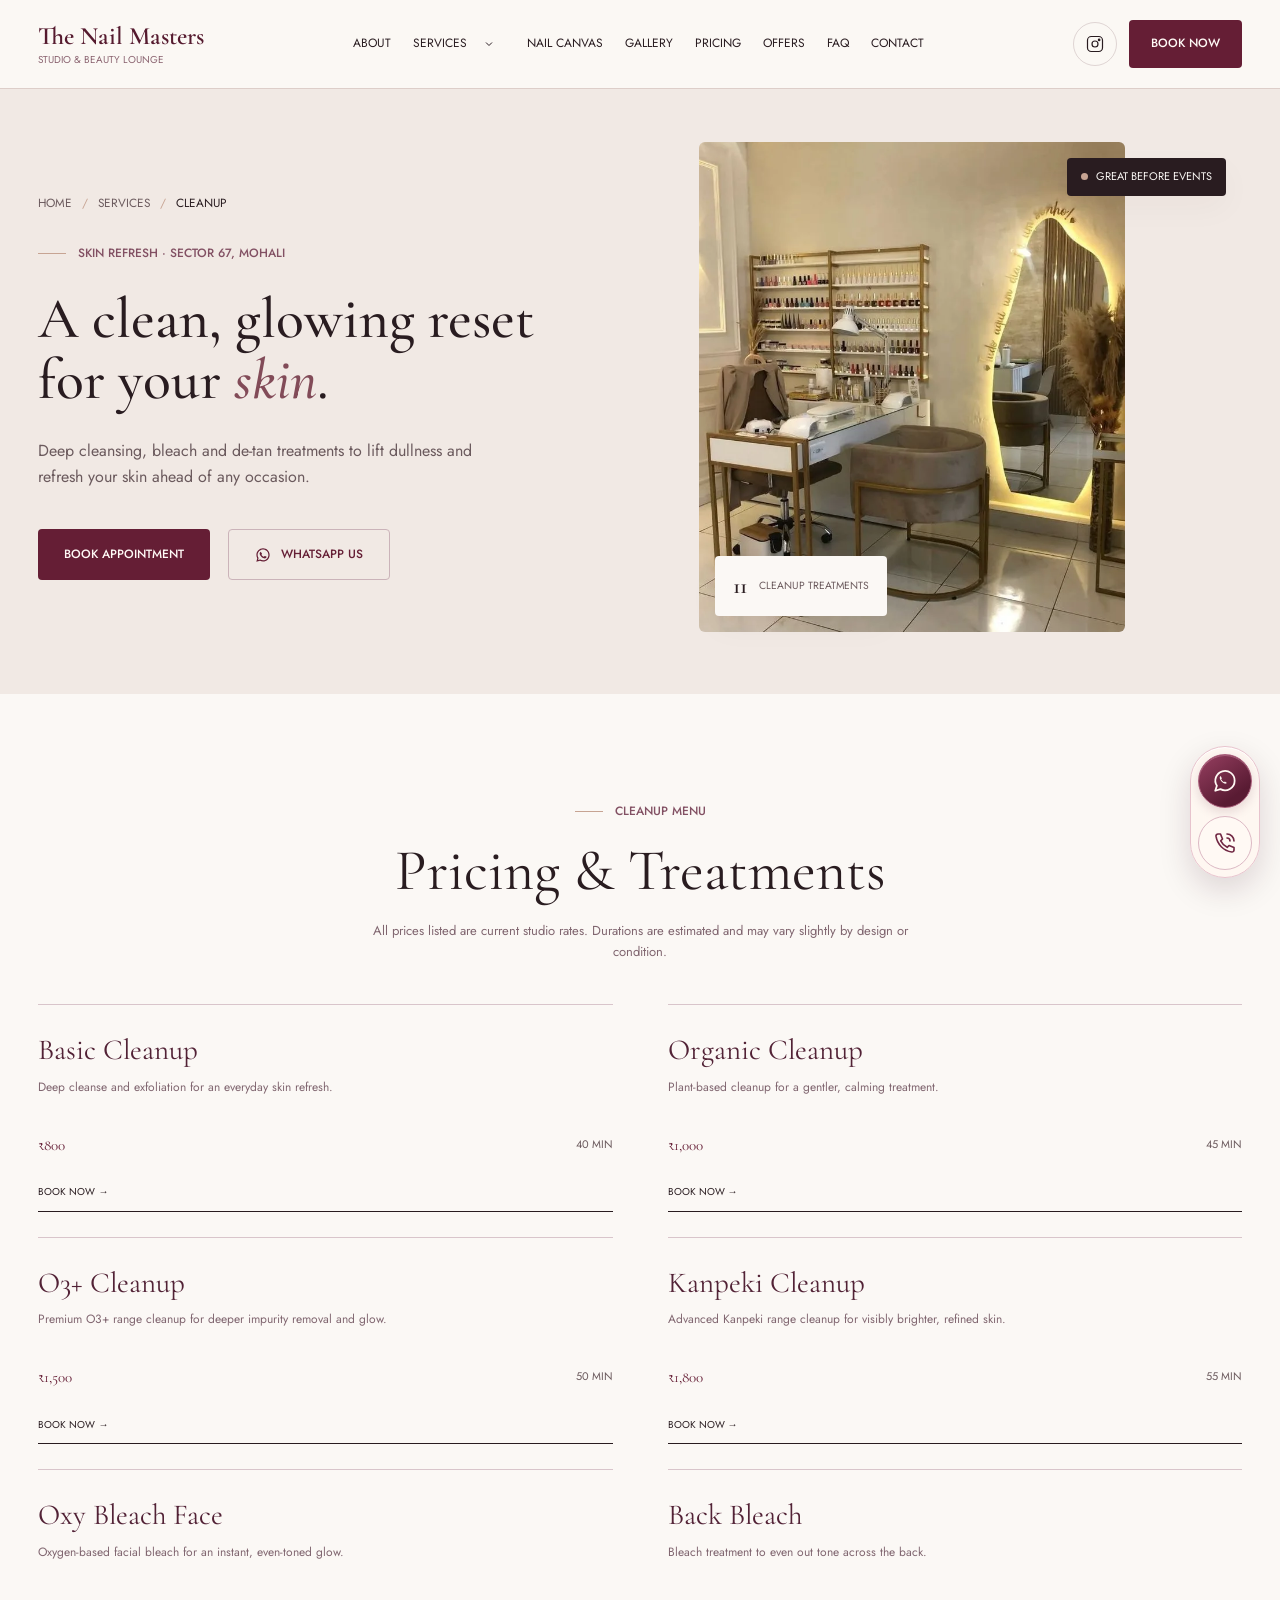
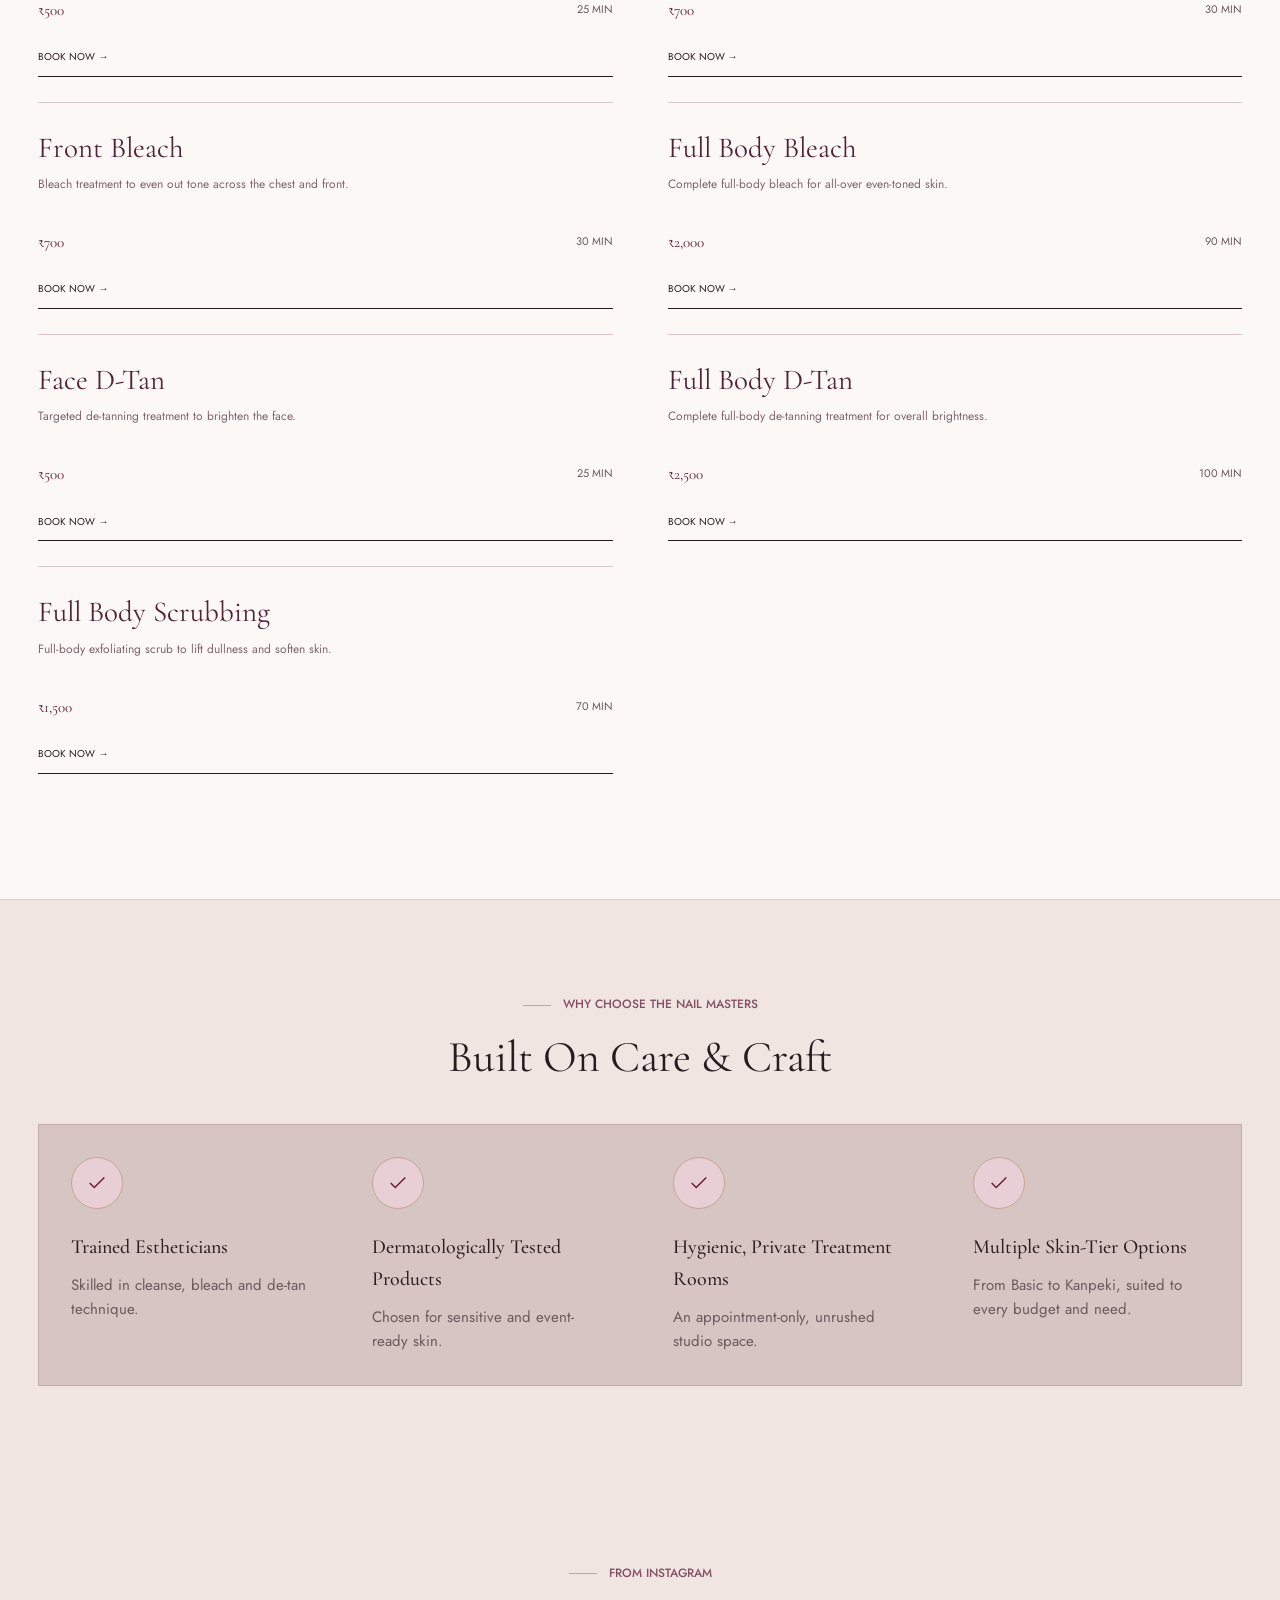
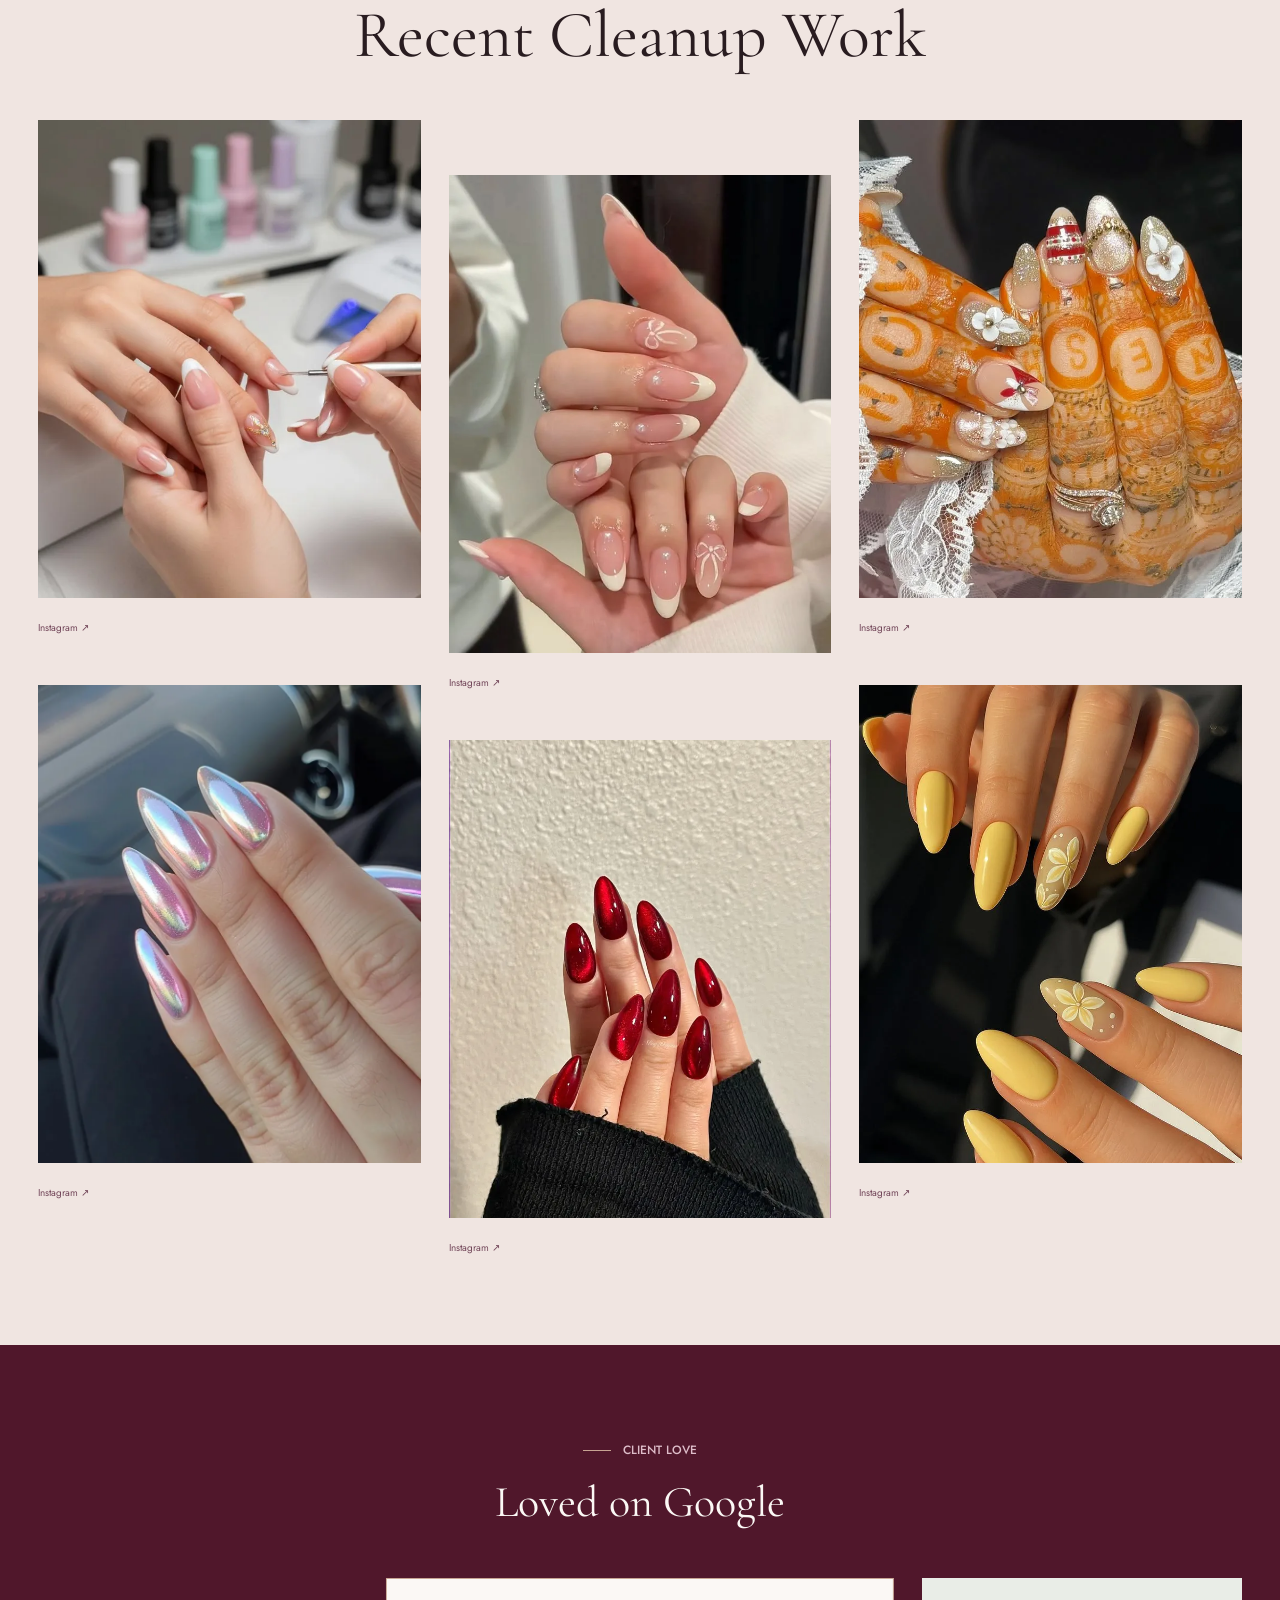
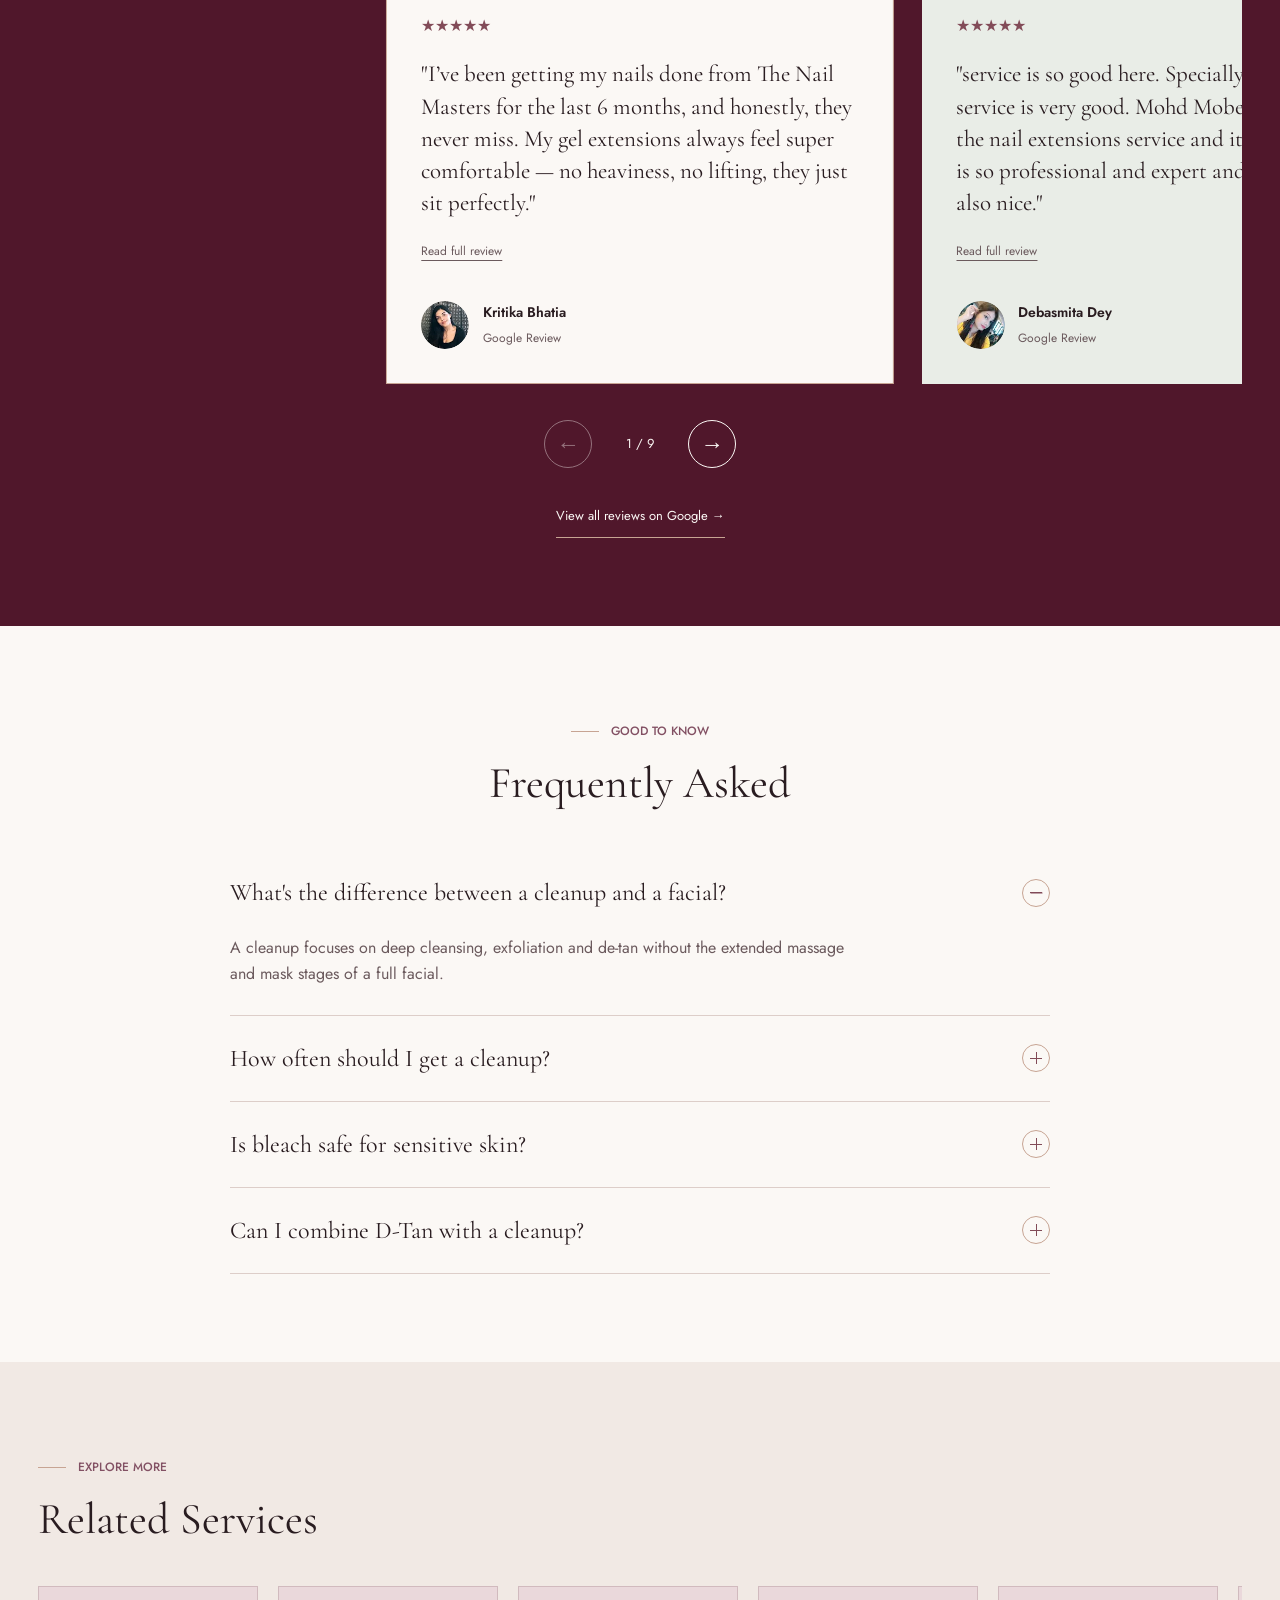
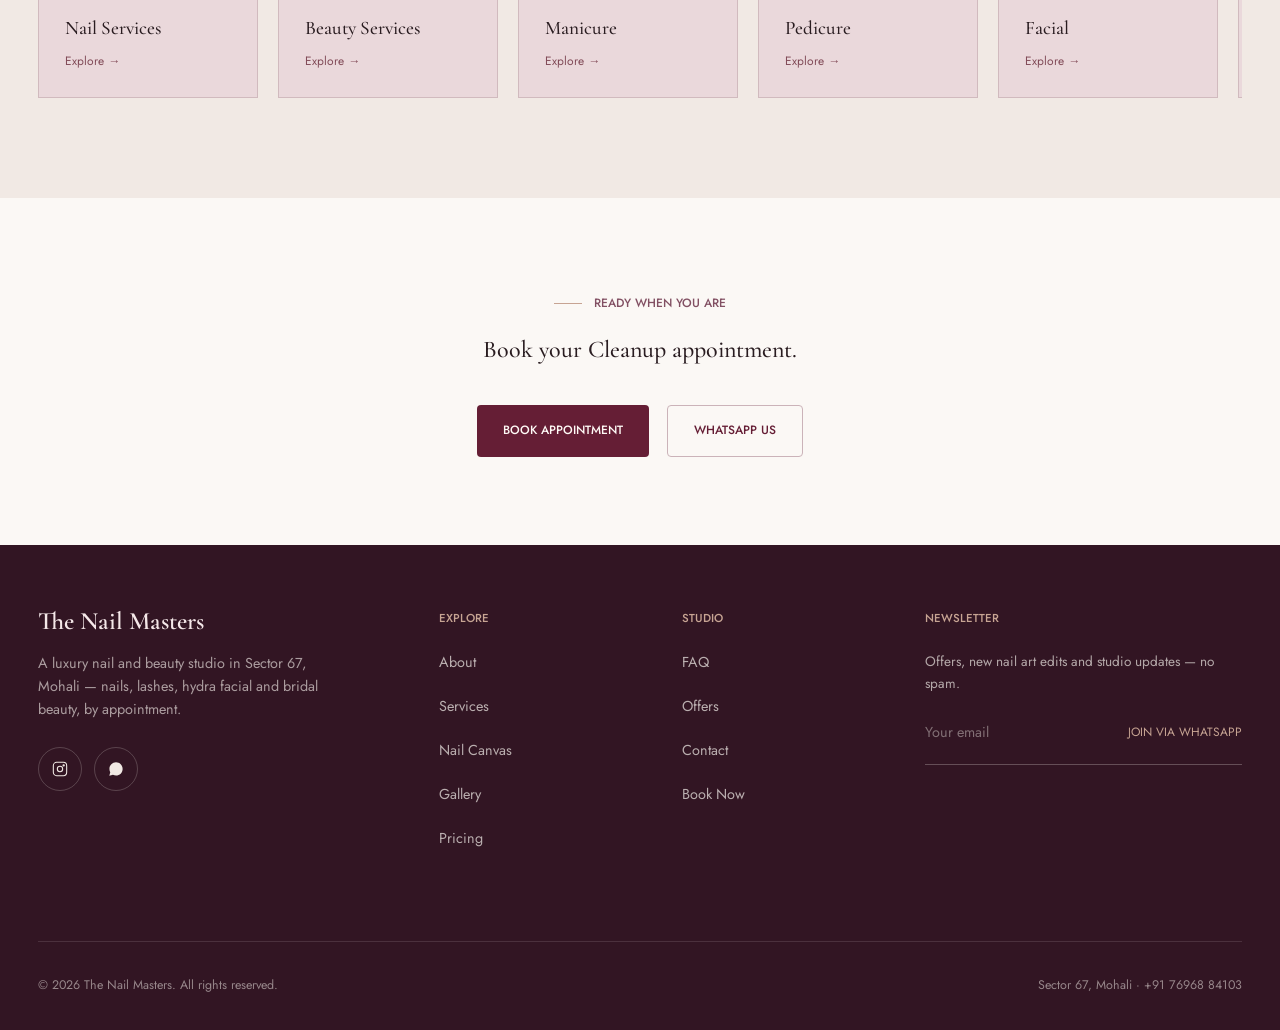
<file: services/cleanup.html>
﻿<!DOCTYPE html>
<html lang="en">
<head>
<meta charset="UTF-8">
<meta name="viewport" content="width=device-width, initial-scale=1.0, viewport-fit=cover">
<title>Cleanup in Mohali — The Nail Masters | Real Pricing &amp; Booking</title>
<meta name="description" content="Basic, Organic, O3+ and Kanpeki cleanups, bleach and D-Tan treatments in Sector 67, Mohali. Real pricing, book online or via WhatsApp.">
<link rel="canonical" href="https://thenailmasters.in/services/cleanup.html">

<meta property="og:type" content="business.business">
<meta property="og:title" content="Cleanup in Mohali — The Nail Masters | Real Pricing &amp; Booking">
<meta property="og:description" content="Basic, Organic, O3+ and Kanpeki cleanups, bleach and D-Tan treatments in Sector 67, Mohali. Real pricing, book online or via WhatsApp.">
<meta property="og:image" content="https://i.pinimg.com/736x/12/05/da/1205da2d133c987819991bcd32c81281.jpg">
<meta property="og:url" content="https://thenailmasters.in/services/cleanup.html">
<meta property="og:locale" content="en_IN">

<meta name="twitter:card" content="summary_large_image">
<meta name="twitter:title" content="Cleanup in Mohali — The Nail Masters | Real Pricing &amp; Booking">
<meta name="twitter:description" content="Basic, Organic, O3+ and Kanpeki cleanups, bleach and D-Tan treatments in Sector 67, Mohali. Real pricing, book online or via WhatsApp.">
<meta name="twitter:image" content="https://i.pinimg.com/736x/12/05/da/1205da2d133c987819991bcd32c81281.jpg">

<script type="application/ld+json">
{
  "@context": "https://schema.org",
  "@type": "Service",
  "serviceType": "Cleanup",
  "provider": {
    "@type": "BeautySalon",
    "name": "The Nail Masters",
    "address": {
      "@type": "PostalAddress",
      "streetAddress": "DSS No.8, First Floor, Central Street, Sector-67",
      "addressLocality": "S.A.S Nagar (Mohali)",
      "addressRegion": "Punjab",
      "addressCountry": "IN"
    },
    "telephone": "+91-7696884103",
    "url": "https://thenailmasters.in/"
  },
  "areaServed": "Mohali, Punjab",
  "url": "https://thenailmasters.in/services/cleanup.html"
}
</script>
<script type="application/ld+json">
{
  "@context": "https://schema.org",
  "@type": "BreadcrumbList",
  "itemListElement": [
    {"@type":"ListItem","position":1,"name":"Home","item":"https://thenailmasters.in/"},
    {"@type":"ListItem","position":2,"name":"Services","item":"https://thenailmasters.in/services.html"},
    {"@type":"ListItem","position":3,"name":"Cleanup","item":"https://thenailmasters.in/services/cleanup.html"}
  ]
}
</script>
<script type="application/ld+json">
{
  "@context": "https://schema.org",
  "@type": "FAQPage",
  "mainEntity": [
    {"@type":"Question","name":"What's the difference between a cleanup and a facial?","acceptedAnswer":{"@type":"Answer","text":"A cleanup focuses on deep cleansing, exfoliation and de-tan without the extended massage and mask stages of a full facial."}},{"@type":"Question","name":"How often should I get a cleanup?","acceptedAnswer":{"@type":"Answer","text":"Every 3–4 weeks is ideal to keep skin fresh, especially before events."}},{"@type":"Question","name":"Is bleach safe for sensitive skin?","acceptedAnswer":{"@type":"Answer","text":"We use dermatologically tested bleach and always do a patch check for new clients with sensitive skin."}},{"@type":"Question","name":"Can I combine D-Tan with a cleanup?","acceptedAnswer":{"@type":"Answer","text":"Yes, D-Tan can be added to any cleanup tier for extra brightening."}}
  ]
}
</script>
<link rel="icon" type="image/svg+xml" sizes="any" href="../assets/images/favicon-nm.svg">
<link rel="icon" type="image/png" sizes="32x32" href="../assets/images/favicon-nm-32.png">
<link rel="apple-touch-icon" sizes="180x180" href="../assets/images/apple-touch-icon-nm.png">

<meta name="referrer" content="strict-origin-when-cross-origin">
<link rel="stylesheet" href="../assets/fonts/fonts.css">
<link rel="stylesheet" href="../assets/vendor/swiper-bundle.min.css">

<link rel="stylesheet" href="../style.css">
<link rel="stylesheet" href="../services.css">
<link rel="stylesheet" href="../premium.css">
<link rel="stylesheet" href="../serene-luxe.css">
<noscript><style>.nav-links{visibility:visible;position:static;width:auto;height:auto;flex-wrap:wrap;padding:12px;gap:12px;box-shadow:none}.nav-inner{flex-wrap:wrap}header{position:static}.burger{display:none}.faq-a{max-height:none}.testi-card p{display:block}.footer-news form,#bookingForm,#contactForm{display:none}</style></noscript>
</head>
<body>
<a class="skip-link" href="#main-content">Skip to content</a>
<header id="siteHeader">
  <div class="container nav-inner">
    <a href="../index.html#home" class="logo"><b>The Nail Masters</b><small>Studio &amp; Beauty Lounge</small></a>
    <nav class="nav-links" id="navLinks">
      <a href="../index.html#about">About</a>
      <div class="has-dropdown" id="servicesDropdown">
        <span class="dropdown-trigger">
          <a href="../services.html">Services</a>
          <svg width="12" height="12" viewBox="0 0 24 24" fill="none" stroke="currentColor" stroke-width="2"><path d="M6 9l6 6 6-6"/></svg>
        </span>
        <div class="nav-dropdown">
          <a href="../services/nails.html"><svg width="16" height="16" viewBox="0 0 24 24" fill="none" stroke="currentColor" stroke-width="1.6"><path d="M12 2c2 3 3 6 3 9a3 3 0 1 1-6 0c0-3 1-6 3-9Z"/></svg>Nail Services</a>
      <a href="../services/beauty.html"><svg width="16" height="16" viewBox="0 0 24 24" fill="none" stroke="currentColor" stroke-width="1.6"><path d="M12 21s-7-4.35-9.5-8.5C1 9 2.5 5 6.5 5c2 0 3.5 1.2 5.5 3.5C14 6.2 15.5 5 17.5 5c4 0 5.5 4 4 7.5C19 16.65 12 21 12 21Z"/></svg>Beauty Services</a>
      <a href="../services/manicure.html"><svg width="16" height="16" viewBox="0 0 24 24" fill="none" stroke="currentColor" stroke-width="1.6"><path d="M6 3v18M6 3h9a4 4 0 0 1 0 8H6"/></svg>Manicure</a>
      <a href="../services/pedicure.html"><svg width="16" height="16" viewBox="0 0 24 24" fill="none" stroke="currentColor" stroke-width="1.6"><path d="M12 3c-4 3-7 6-7 10a7 7 0 0 0 14 0c0-4-3-7-7-10Z"/></svg>Pedicure</a>
      <a href="../services/cleanup.html"><svg width="16" height="16" viewBox="0 0 24 24" fill="none" stroke="currentColor" stroke-width="1.6"><circle cx="12" cy="12" r="8"/><circle cx="12" cy="12" r="3"/></svg>Cleanup</a>
      <a href="../services/facial.html"><svg width="16" height="16" viewBox="0 0 24 24" fill="none" stroke="currentColor" stroke-width="1.6"><circle cx="12" cy="12" r="8"/><circle cx="12" cy="12" r="3"/></svg>Facial</a>
      <a href="../services/eyelashes.html"><svg width="16" height="16" viewBox="0 0 24 24" fill="none" stroke="currentColor" stroke-width="1.6"><path d="M2 12c3-4 7-6 10-6s7 2 10 6c-3 4-7 6-10 6s-7-2-10-6Z"/><circle cx="12" cy="12" r="2"/></svg>Eyelashes</a>
      
        </div>
      </div>
      <a href="../index.html#nail-canvas">Nail Canvas</a>
      <a href="../index.html#gallery">Gallery</a>
      <a href="../index.html#pricing">Pricing</a>
      <a href="../index.html#offers">Offers</a>
      <a href="../index.html#faq">FAQ</a>
      <a href="../contact.html">Contact</a>
    </nav>
    <div class="nav-cta">
      <a class="icon-btn" href="https://www.instagram.com/thenailmasters.in/" target="_blank" rel="noopener" aria-label="Instagram">
        <svg width="18" height="18" viewBox="0 0 24 24" fill="none" stroke="currentColor" stroke-width="1.6"><rect x="2" y="2" width="20" height="20" rx="5"/><circle cx="12" cy="12" r="4"/><circle cx="17.5" cy="6.5" r="1"/></svg>
      </a>
      <a class="btn btn-gold" href="../booking.html">Book Now</a>
      <button class="burger" id="burger" aria-label="Menu"><span></span><span></span><span></span></button>
    </div>
  </div>
</header>
<main id="main-content">


<section class="svc-hero" id="home">
  <div class="container svc-hero-grid">
    <div>
      <div class="breadcrumb" data-aos="fade-up">
        <a href="../index.html">Home</a><span class="sep">/</span>
        <a href="../services.html">Services</a><span class="sep">/</span>
        <span class="current">Cleanup</span>
      </div>
      <div class="hero-eyebrow eyebrow" data-aos="fade-up">Skin Refresh &middot; Sector 67, Mohali</div>
      <h1 data-aos="fade-up" data-aos-delay="100">A clean, glowing reset<br>for your <em>skin</em>.</h1>
      <p class="lead" data-aos="fade-up" data-aos-delay="200">Deep cleansing, bleach and de-tan treatments to lift dullness and refresh your skin ahead of any occasion.</p>
      <div class="svc-hero-cta" data-aos="fade-up" data-aos-delay="300">
        <a href="../booking.html" class="btn btn-gold">Book Appointment</a>
        <a href="https://wa.me/917696884103" target="_blank" rel="noopener" class="btn btn-outline">
          <svg width="16" height="16" viewBox="0 0 24 24" fill="currentColor"><path d="M12.04 2C6.58 2 2.13 6.45 2.13 11.91c0 1.75.46 3.39 1.26 4.81L2 22l5.42-1.36a9.9 9.9 0 0 0 4.62 1.14h.01c5.46 0 9.9-4.45 9.9-9.91 0-2.65-1.03-5.13-2.9-7C17.17 3.03 14.68 2 12.04 2m.01 1.8c2.16 0 4.19.84 5.72 2.38a8.03 8.03 0 0 1 2.36 5.73c0 4.47-3.64 8.11-8.1 8.11a8.1 8.1 0 0 1-4.13-1.13l-.3-.17-3.02.79.8-2.93-.19-.3a8.06 8.06 0 0 1-1.24-4.31c0-4.47 3.65-8.11 8.1-8.11M8.5 7.6c-.17 0-.44.06-.67.32-.23.25-.87.85-.87 2.08 0 1.22.9 2.4 1.02 2.57.13.16 1.75 2.8 4.32 3.82 2.14.85 2.57.68 3.04.64.46-.04 1.5-.61 1.71-1.2.21-.6.21-1.1.15-1.21-.06-.11-.23-.17-.48-.3-.25-.13-1.5-.74-1.73-.82-.23-.09-.4-.13-.57.13-.17.25-.65.82-.8.99-.15.17-.29.19-.54.06-.25-.12-1.05-.39-2-1.23-.74-.66-1.24-1.47-1.39-1.72-.14-.25-.01-.38.11-.51.11-.11.25-.29.37-.44.12-.15.16-.25.24-.42.08-.17.04-.31-.02-.44C9.71 9.4 9.2 8.14 9 7.65c-.17-.42-.36-.42-.5-.43z"/></svg>
          WhatsApp Us
        </a>
      </div>
    </div>
    <div class="svc-hero-visual" data-aos="fade-left" data-aos-delay="150">
      <div class="hero-float" style="position:absolute;top:-24px;right:20px;">
        <span class="dot"></span>Great before events
      </div>
      <div class="svc-hero-frame">
        <img src="../assets/images/source-70ad77d145-736.webp" srcset="../assets/images/source-70ad77d145-400.webp 400w, ../assets/images/source-70ad77d145-736.webp 736w" sizes="(max-width: 780px) 100vw, 60vw" width="736" height="920" alt="Skin cleanup treatment at The Nail Masters, Mohali" loading="eager" decoding="async" fetchpriority="high">
      </div>
      <div class="svc-hero-badge"><b>11</b><span>Cleanup Treatments</span></div>
    </div>
  </div>
</section>

<section class="section section--tint" id="menu">
  <div class="container">
    <div class="section-head center">
      <div class="eyebrow">Cleanup Menu</div>
      <h2>Pricing &amp; Treatments</h2>
      <svg class="brush" viewBox="0 0 120 20"><path d="M4 14 Q 30 2, 60 12 T 116 8"/></svg>
      <p>All prices listed are current studio rates. Durations are estimated and may vary slightly by design or condition.</p>
    </div>
    <div class="menu-grid">
      
      <article class="menu-card" data-aos="fade-up">
        <h3>Basic Cleanup</h3>
        <p class="desc">Deep cleanse and exfoliation for an everyday skin refresh.</p>
        <div class="menu-meta"><span class="price">₹800</span><span class="dur">40 min</span></div>
        <a href="../booking.html" class="link-arrow">Book Now &rarr;</a>
      </article>
      <article class="menu-card" data-aos="fade-up">
        <h3>Organic Cleanup</h3>
        <p class="desc">Plant-based cleanup for a gentler, calming treatment.</p>
        <div class="menu-meta"><span class="price">₹1,000</span><span class="dur">45 min</span></div>
        <a href="../booking.html" class="link-arrow">Book Now &rarr;</a>
      </article>
      <article class="menu-card" data-aos="fade-up">
        <h3>O3+ Cleanup</h3>
        <p class="desc">Premium O3+ range cleanup for deeper impurity removal and glow.</p>
        <div class="menu-meta"><span class="price">₹1,500</span><span class="dur">50 min</span></div>
        <a href="../booking.html" class="link-arrow">Book Now &rarr;</a>
      </article>
      <article class="menu-card" data-aos="fade-up">
        <h3>Kanpeki Cleanup</h3>
        <p class="desc">Advanced Kanpeki range cleanup for visibly brighter, refined skin.</p>
        <div class="menu-meta"><span class="price">₹1,800</span><span class="dur">55 min</span></div>
        <a href="../booking.html" class="link-arrow">Book Now &rarr;</a>
      </article>
      <article class="menu-card" data-aos="fade-up">
        <h3>Oxy Bleach Face</h3>
        <p class="desc">Oxygen-based facial bleach for an instant, even-toned glow.</p>
        <div class="menu-meta"><span class="price">₹500</span><span class="dur">25 min</span></div>
        <a href="../booking.html" class="link-arrow">Book Now &rarr;</a>
      </article>
      <article class="menu-card" data-aos="fade-up">
        <h3>Back Bleach</h3>
        <p class="desc">Bleach treatment to even out tone across the back.</p>
        <div class="menu-meta"><span class="price">₹700</span><span class="dur">30 min</span></div>
        <a href="../booking.html" class="link-arrow">Book Now &rarr;</a>
      </article>
      <article class="menu-card" data-aos="fade-up">
        <h3>Front Bleach</h3>
        <p class="desc">Bleach treatment to even out tone across the chest and front.</p>
        <div class="menu-meta"><span class="price">₹700</span><span class="dur">30 min</span></div>
        <a href="../booking.html" class="link-arrow">Book Now &rarr;</a>
      </article>
      <article class="menu-card" data-aos="fade-up">
        <h3>Full Body Bleach</h3>
        <p class="desc">Complete full-body bleach for all-over even-toned skin.</p>
        <div class="menu-meta"><span class="price">₹2,000</span><span class="dur">90 min</span></div>
        <a href="../booking.html" class="link-arrow">Book Now &rarr;</a>
      </article>
      <article class="menu-card" data-aos="fade-up">
        <h3>Face D-Tan</h3>
        <p class="desc">Targeted de-tanning treatment to brighten the face.</p>
        <div class="menu-meta"><span class="price">₹500</span><span class="dur">25 min</span></div>
        <a href="../booking.html" class="link-arrow">Book Now &rarr;</a>
      </article>
      <article class="menu-card" data-aos="fade-up">
        <h3>Full Body D-Tan</h3>
        <p class="desc">Complete full-body de-tanning treatment for overall brightness.</p>
        <div class="menu-meta"><span class="price">₹2,500</span><span class="dur">100 min</span></div>
        <a href="../booking.html" class="link-arrow">Book Now &rarr;</a>
      </article>
      <article class="menu-card" data-aos="fade-up">
        <h3>Full Body Scrubbing</h3>
        <p class="desc">Full-body exfoliating scrub to lift dullness and soften skin.</p>
        <div class="menu-meta"><span class="price">₹1,500</span><span class="dur">70 min</span></div>
        <a href="../booking.html" class="link-arrow">Book Now &rarr;</a>
      </article>
    </div>
  </div>
</section>

<section class="section" id="benefits">
  <div class="container">
    <div class="section-head center">
      <div class="eyebrow">Why Choose The Nail Masters</div>
      <h2>Built On Care &amp; Craft</h2>
      <svg class="brush" viewBox="0 0 120 20"><path d="M4 14 Q 30 2, 60 12 T 116 8"/></svg>
    </div>
    <div class="benefit-grid" data-aos="fade-up">
      
      <div class="benefit-card">
        <div class="service-icon"><svg width="22" height="22" viewBox="0 0 24 24" fill="none" stroke="currentColor" stroke-width="1.6"><path d="M20 6L9 17l-5-5"/></svg></div>
        <h3>Trained Estheticians</h3>
        <p>Skilled in cleanse, bleach and de-tan technique.</p>
      </div>
      <div class="benefit-card">
        <div class="service-icon"><svg width="22" height="22" viewBox="0 0 24 24" fill="none" stroke="currentColor" stroke-width="1.6"><path d="M20 6L9 17l-5-5"/></svg></div>
        <h3>Dermatologically Tested Products</h3>
        <p>Chosen for sensitive and event-ready skin.</p>
      </div>
      <div class="benefit-card">
        <div class="service-icon"><svg width="22" height="22" viewBox="0 0 24 24" fill="none" stroke="currentColor" stroke-width="1.6"><path d="M20 6L9 17l-5-5"/></svg></div>
        <h3>Hygienic, Private Treatment Rooms</h3>
        <p>An appointment-only, unrushed studio space.</p>
      </div>
      <div class="benefit-card">
        <div class="service-icon"><svg width="22" height="22" viewBox="0 0 24 24" fill="none" stroke="currentColor" stroke-width="1.6"><path d="M20 6L9 17l-5-5"/></svg></div>
        <h3>Multiple Skin-Tier Options</h3>
        <p>From Basic to Kanpeki, suited to every budget and need.</p>
      </div>
    </div>
  </div>
</section>

<section class="section section--tint" id="gallery">
  <div class="container">
    <div class="section-head center">
      <div class="eyebrow">From Instagram</div>
      <h2>Recent Cleanup Work</h2>
      <svg class="brush" viewBox="0 0 120 20"><path d="M4 14 Q 30 2, 60 12 T 116 8"/></svg>
    </div>
    <div class="insta-strip" data-aos="fade-up">
      <a href="https://www.instagram.com/thenailmasters.in/" target="_blank" rel="noopener"><img src="../assets/images/source-c63c636026-800.webp" srcset="../assets/images/source-c63c636026-400.webp 400w, ../assets/images/source-c63c636026-800.webp 800w, ../assets/images/source-c63c636026-1024.webp 1024w" sizes="(max-width: 780px) 50vw, 420px" width="1024" height="1024" alt="Cleanup work at The Nail Masters, Mohali" loading="lazy" decoding="async"></a>
      <a href="https://www.instagram.com/thenailmasters.in/" target="_blank" rel="noopener"><img src="../assets/images/source-ca5c9bae46-735.webp" srcset="../assets/images/source-ca5c9bae46-400.webp 400w, ../assets/images/source-ca5c9bae46-735.webp 735w" sizes="(max-width: 780px) 50vw, 420px" width="735" height="865" alt="Cleanup work at The Nail Masters, Mohali" loading="lazy" decoding="async"></a>
      <a href="https://www.instagram.com/thenailmasters.in/" target="_blank" rel="noopener"><img src="../assets/images/source-3716ba1e10-720.webp" srcset="../assets/images/source-3716ba1e10-400.webp 400w, ../assets/images/source-3716ba1e10-720.webp 720w" sizes="(max-width: 780px) 50vw, 420px" width="720" height="960" alt="Cleanup work at The Nail Masters, Mohali" loading="lazy" decoding="async"></a>
      <a href="https://www.instagram.com/thenailmasters.in/" target="_blank" rel="noopener"><img src="../assets/images/source-45f22c887e-800.webp" srcset="../assets/images/source-45f22c887e-400.webp 400w, ../assets/images/source-45f22c887e-800.webp 800w, ../assets/images/source-45f22c887e-816.webp 816w" sizes="(max-width: 780px) 50vw, 420px" width="816" height="1456" alt="Cleanup work at The Nail Masters, Mohali" loading="lazy" decoding="async"></a>
      <a href="https://www.instagram.com/thenailmasters.in/" target="_blank" rel="noopener"><img src="../assets/images/source-39971fd02a-736.webp" srcset="../assets/images/source-39971fd02a-400.webp 400w, ../assets/images/source-39971fd02a-736.webp 736w" sizes="(max-width: 780px) 50vw, 420px" width="736" height="981" alt="Cleanup work at The Nail Masters, Mohali" loading="lazy" decoding="async"></a>
      <a href="https://www.instagram.com/thenailmasters.in/" target="_blank" rel="noopener"><img src="../assets/images/source-b5896966f7-736.webp" srcset="../assets/images/source-b5896966f7-400.webp 400w, ../assets/images/source-b5896966f7-736.webp 736w" sizes="(max-width: 780px) 50vw, 420px" width="736" height="1104" alt="Cleanup work at The Nail Masters, Mohali" loading="lazy" decoding="async"></a>
      
    </div>
  </div>
</section>

<section class="section section--dark" id="testimonials">
  <div class="container">
    <div class="section-head center">
      <div class="eyebrow" style="color:var(--rosegold)">Client Love</div>
      <h2>Loved on Google</h2>
      <svg class="brush" viewBox="0 0 120 20" style="margin-left:auto;margin-right:auto"><path d="M4 14 Q 30 2, 60 12 T 116 8"/></svg>
    </div>
    <div class="swiper testiSwiper" data-aos="fade-up">
      <div class="swiper-wrapper">
        <div class="swiper-slide"><div class="testi-card">
          <div class="testi-stars">★★★★★</div>
          <p>"I’ve been getting my nails done from The Nail Masters for the last 6 months, and honestly, they never miss. My gel extensions always feel super comfortable — no heaviness, no lifting, they just sit perfectly."</p>
          <div class="testi-who"><img src="../assets/images/source-51fde7ee76-90.webp" srcset="../assets/images/source-51fde7ee76-90.webp 90w" sizes="48px" width="90" height="90" alt="Client" decoding="async"><div><b>Kritika Bhatia</b><span>Google Review</span></div></div>
        </div></div>
        <div class="swiper-slide"><div class="testi-card">
          <div class="testi-stars">★★★★★</div>
          <p>"service is so good here. Specially Nail extensions service is very good. Mohd Mobeen has given me the nail extensions service and it was so good, he is so professional and expert and behaviour is also nice."</p>
          <div class="testi-who"><img src="../assets/images/source-642eca51be-90.webp" srcset="../assets/images/source-642eca51be-90.webp 90w" sizes="48px" width="90" height="90" alt="Client" decoding="async"><div><b>Debasmita Dey</b><span>Google Review</span></div></div>
        </div></div>
        <div class="swiper-slide"><div class="testi-card">
          <div class="testi-stars">★★★★★</div>
          <p>"Absolutely blown away by the amazing work done by the nail masters! Their attention to detail, creativity is unmatched. My nails turned out even better than I imagined—flawless finish, perfect shape."</p>
          <div class="testi-who"><img src="../assets/images/source-dd3d6bec91-90.webp" srcset="../assets/images/source-dd3d6bec91-90.webp 90w" sizes="48px" width="90" height="90" alt="Client" decoding="async"><div><b>Aparna Khanna1110</b><span>Google Review</span></div></div>
        </div></div>
        <div class="swiper-slide"><div class="testi-card">
          <div class="testi-stars">★★★★★</div>
          <p>"My go-to place ! Perfect location which is easily accessible. Great service …the nail technicians are very professional and cordial as well."</p>
          <div class="testi-who"><img src="../assets/images/source-099378ce1f-90.webp" srcset="../assets/images/source-099378ce1f-90.webp 90w" sizes="48px" width="90" height="90" alt="Client" decoding="async"><div><b>Shirin Chaudhary</b><span>Google Review</span></div></div>
        </div></div>
        <div class="swiper-slide"><div class="testi-card">
          <div class="testi-stars">★★★★★</div>
          <p>"I had a great experience at Nail Masters. The entire process was hygienic, the staff was very cooperative, and the prices were quite reasonable"</p>
          <div class="testi-who"><img src="../assets/images/source-b543eea188-90.webp" srcset="../assets/images/source-b543eea188-90.webp 90w" sizes="48px" width="90" height="90" alt="Client" decoding="async"><div><b>Srishti Gaba</b><span>Google Review</span></div></div>
        </div></div>
        <div class="swiper-slide"><div class="testi-card">
          <div class="testi-stars">★★★★★</div>
          <p>"Very nice services provided over here. Polite nature , nd there Work is good . Will visit here soon 💖"</p>
          <div class="testi-who"><img src="../assets/images/source-bd7d1b68eb-90.webp" srcset="../assets/images/source-bd7d1b68eb-90.webp 90w" sizes="48px" width="90" height="90" alt="Client" decoding="async"><div><b>Simran Tomar</b><span>Google Review</span></div></div>
        </div></div>
        <div class="swiper-slide"><div class="testi-card">
          <div class="testi-stars">★★★★★</div>
          <p>"very nice staff natasha did my extention and also very friendly i really enjoyed doing this thank nail Master ✅✅🎊❤️❤️❤️❤️ …"</p>
          <div class="testi-who"><img src="../assets/images/source-a6c1035ac3-45.webp" srcset="../assets/images/source-a6c1035ac3-45.webp 45w" sizes="48px" width="45" height="45" alt="Client" decoding="async"><div><b>Mehak Kamboj</b><span>Google Review</span></div></div>
        </div></div><div class="swiper-slide"><div class="testi-card">
          <div class="testi-stars">★★★★★</div>
          <p>"It was my first time visiting the nail masters. Amazing experience, friendly and generous people. Will be visiting soon!"</p>
          <div class="testi-who"><img src="../assets/images/source-abb10aeab2-45.webp" srcset="../assets/images/source-abb10aeab2-45.webp 45w" sizes="48px" width="45" height="45" alt="Client" decoding="async"><div><b>Shivi Razdan</b><span>Google Review</span></div></div>
        </div></div><div class="swiper-slide"><div class="testi-card">
          <div class="testi-stars">★★★★★</div>
          <p>"I got my nails done + manicure and pedicure.Everything was done by Natasha. She was really sweet and did her job professionally.I'm really impressed by her."</p>
          <div class="testi-who"><img src="../assets/images/source-a2a759e709-45.webp" srcset="../assets/images/source-a2a759e709-45.webp 45w" sizes="48px" width="45" height="45" alt="Client" decoding="async"><div><b>SIMON SEHGAL</b><span>Google Review</span></div></div>
        </div></div>
      </div>
    </div>
  </div>
  <a class="review-all" href="https://maps.app.goo.gl/Sv2ticWDZk9cAPgM8" target="_blank" rel="noopener noreferrer">View all reviews on Google &rarr;</a>
</section>

<section class="section" id="faq">
  <div class="container">
    <div class="section-head center">
      <div class="eyebrow">Good to Know</div>
      <h2>Frequently Asked</h2>
      <svg class="brush" viewBox="0 0 120 20"><path d="M4 14 Q 30 2, 60 12 T 116 8"/></svg>
    </div>
    <div class="faq-wrap" data-aos="fade-up">
      
      <div class="faq-item open">
        <button class="faq-q" type="button"><span>What's the difference between a cleanup and a facial?</span><span class="plus"></span></button>
        <div class="faq-a"><p>A cleanup focuses on deep cleansing, exfoliation and de-tan without the extended massage and mask stages of a full facial.</p></div>
      </div>
      <div class="faq-item">
        <button class="faq-q" type="button"><span>How often should I get a cleanup?</span><span class="plus"></span></button>
        <div class="faq-a"><p>Every 3–4 weeks is ideal to keep skin fresh, especially before events.</p></div>
      </div>
      <div class="faq-item">
        <button class="faq-q" type="button"><span>Is bleach safe for sensitive skin?</span><span class="plus"></span></button>
        <div class="faq-a"><p>We use dermatologically tested bleach and always do a patch check for new clients with sensitive skin.</p></div>
      </div>
      <div class="faq-item">
        <button class="faq-q" type="button"><span>Can I combine D-Tan with a cleanup?</span><span class="plus"></span></button>
        <div class="faq-a"><p>Yes, D-Tan can be added to any cleanup tier for extra brightening.</p></div>
      </div>
    </div>
  </div>
</section>

<section class="section section--tint" id="related">
  <div class="container">
    <div class="section-head">
      <div class="eyebrow">Explore More</div>
      <h2>Related Services</h2>
      <svg class="brush" viewBox="0 0 120 20"><path d="M4 14 Q 30 2, 60 12 T 116 8"/></svg>
    </div>
    <div class="related-strip" data-aos="fade-up">
      
      <a href="nails.html" class="related-card">
        <h4>Nail Services</h4>
        <span>Explore &rarr;</span>
      </a>
      <a href="beauty.html" class="related-card">
        <h4>Beauty Services</h4>
        <span>Explore &rarr;</span>
      </a>
      <a href="manicure.html" class="related-card">
        <h4>Manicure</h4>
        <span>Explore &rarr;</span>
      </a>
      <a href="pedicure.html" class="related-card">
        <h4>Pedicure</h4>
        <span>Explore &rarr;</span>
      </a>
      <a href="facial.html" class="related-card">
        <h4>Facial</h4>
        <span>Explore &rarr;</span>
      </a>
      <a href="eyelashes.html" class="related-card">
        <h4>Eyelashes</h4>
        <span>Explore &rarr;</span>
      </a>
    </div>
  </div>
</section>

<section class="section" id="contact-cta">
  <div class="container" style="text-align:center;">
    <div class="eyebrow" style="justify-content:center;">Ready When You Are</div>
    <h2 style="margin-top:18px;">Book your Cleanup appointment.</h2>
    <svg class="brush" viewBox="0 0 120 20" style="margin-left:auto;margin-right:auto;"><path d="M4 14 Q 30 2, 60 12 T 116 8"/></svg>
    <div class="svc-hero-cta" style="justify-content:center;margin-top:36px;">
      <a href="../booking.html" class="btn btn-gold">Book Appointment</a>
      <a href="https://wa.me/917696884103" target="_blank" rel="noopener" class="btn btn-outline">WhatsApp Us</a>
    </div>
  </div>
</section>

</main>
<footer>
  <div class="container">
    <div class="footer-grid">
      <div class="footer-brand">
        <a href="../index.html#home" class="logo"><b>The Nail Masters</b></a>
        <p>A luxury nail and beauty studio in Sector 67, Mohali — nails, lashes, hydra facial and bridal beauty, by appointment.</p>
        <div class="footer-social">
          <a class="icon-btn" style="border-color:rgba(251,247,241,.2)" href="https://www.instagram.com/thenailmasters.in/" target="_blank" rel="noopener" aria-label="Instagram">
            <svg width="16" height="16" viewBox="0 0 24 24" fill="none" stroke="currentColor" stroke-width="1.6"><rect x="2" y="2" width="20" height="20" rx="5"/><circle cx="12" cy="12" r="4"/><circle cx="17.5" cy="6.5" r="1"/></svg>
          </a>
          <a class="icon-btn" style="border-color:rgba(251,247,241,.2)" href="https://wa.me/917696884103" target="_blank" rel="noopener" aria-label="WhatsApp">
            <svg width="16" height="16" viewBox="0 0 24 24" fill="currentColor"><path d="M12.04 2C6.58 2 2.13 6.45 2.13 11.91c0 1.75.46 3.39 1.26 4.81L2 22l5.42-1.36a9.9 9.9 0 0 0 4.62 1.14h.01c5.46 0 9.9-4.45 9.9-9.91 0-2.65-1.03-5.13-2.9-7C17.17 3.03 14.68 2 12.04 2"/></svg>
          </a>
        </div>
      </div>
      <div class="footer-col">
        <h4>Explore</h4>
        <a href="../index.html#about">About</a>
        <a href="../services.html">Services</a>
        <a href="../index.html#nail-canvas">Nail Canvas</a>
        <a href="../index.html#gallery">Gallery</a>
        <a href="../index.html#pricing">Pricing</a>
      </div>
      <div class="footer-col">
        <h4>Studio</h4>
        <a href="../index.html#faq">FAQ</a>
        <a href="../index.html#offers">Offers</a>
        <a href="../contact.html">Contact</a>
        <a href="../booking.html">Book Now</a>
      </div>
      <div class="footer-col footer-news">
        <h4>Newsletter</h4>
        <p style="font-size:0.85rem;color:rgba(251,247,241,.65);">Offers, new nail art edits and studio updates — no spam.</p>
        <form>
          <input type="email" placeholder="Your email" required>
          <button type="submit">Join via WhatsApp</button>
        </form>
      </div>
    </div>
    <div class="footer-bottom">
      <span>&copy; 2026 The Nail Masters. All rights reserved.</span>
      <span>Sector 67, Mohali &middot; +91 76968 84103</span>
    </div>
  </div>
</footer>

<div class="floating-actions">
  <a class="fab fab-whatsapp" href="https://wa.me/917696884103" target="_blank" rel="noopener" aria-label="WhatsApp">
    <svg width="26" height="26" viewBox="0 0 24 24" fill="none" stroke="currentColor" stroke-width="1.65" stroke-linecap="round" stroke-linejoin="round" aria-hidden="true"><path d="M20.9 11.7a8.9 8.9 0 0 1-13.1 7.8L3 21l1.5-4.6A8.9 8.9 0 1 1 20.9 11.7Z"/><path d="m8.1 7.3-.7.8c-.6.7-.2 2.5 1.2 4.1 1.5 1.7 3.5 2.7 4.3 2.2l.9-.6-1.9-1.4-.8.7a7.5 7.5 0 0 1-2.7-2.7l.7-.8-1-2.3Z" fill="currentColor" stroke="none"/></svg>
    <span class="fab-label" aria-hidden="true">WhatsApp</span>
  </a>
  <a class="fab fab-call" href="tel:+917696884103" aria-label="Call">
    <svg width="24" height="24" viewBox="0 0 24 24" fill="none" stroke="currentColor" stroke-width="1.65" stroke-linecap="round" stroke-linejoin="round" aria-hidden="true"><path d="M7.5 3H5a2 2 0 0 0-2 2.2A18.7 18.7 0 0 0 18.8 21a2 2 0 0 0 2.2-2v-2.5l-5-2-1.8 1.8a15 15 0 0 1-6.5-6.5L9.5 8 7.5 3Z"/><path d="M14 3a7 7 0 0 1 7 7M14 7a3 3 0 0 1 3 3"/></svg>
    <span class="fab-label" aria-hidden="true">Call the studio</span>
  </a>
</div>

<div class="sticky-mobile-bar">
  <a href="../booking.html" class="smb-book"><svg width="15" height="15" viewBox="0 0 24 24" fill="none" stroke="currentColor" stroke-width="2"><rect x="3" y="4" width="18" height="18" rx="2"/><path d="M16 2v4M8 2v4M3 10h18"/></svg>Book</a>
  <a href="https://wa.me/917696884103" target="_blank" rel="noopener" class="smb-wa"><svg width="26" height="26" viewBox="0 0 24 24" fill="none" stroke="currentColor" stroke-width="1.65" stroke-linecap="round" stroke-linejoin="round" aria-hidden="true"><path d="M20.9 11.7a8.9 8.9 0 0 1-13.1 7.8L3 21l1.5-4.6A8.9 8.9 0 1 1 20.9 11.7Z"/><path d="m8.1 7.3-.7.8c-.6.7-.2 2.5 1.2 4.1 1.5 1.7 3.5 2.7 4.3 2.2l.9-.6-1.9-1.4-.8.7a7.5 7.5 0 0 1-2.7-2.7l.7-.8-1-2.3Z" fill="currentColor" stroke="none"/></svg>WhatsApp</a>
  <a href="tel:+917696884103" class="smb-call" aria-label="Call"><svg width="24" height="24" viewBox="0 0 24 24" fill="none" stroke="currentColor" stroke-width="1.65" stroke-linecap="round" stroke-linejoin="round" aria-hidden="true"><path d="M7.5 3H5a2 2 0 0 0-2 2.2A18.7 18.7 0 0 0 18.8 21a2 2 0 0 0 2.2-2v-2.5l-5-2-1.8 1.8a15 15 0 0 1-6.5-6.5L9.5 8 7.5 3Z"/><path d="M14 3a7 7 0 0 1 7 7M14 7a3 3 0 0 1 3 3"/></svg></a>
</div>

<script defer src="../assets/vendor/gsap.min.js"></script>
<script defer src="../assets/vendor/ScrollTrigger.min.js"></script>
<script defer src="../assets/vendor/swiper-bundle.min.js"></script>
<script defer src="../main.js"></script>
<script defer src="../motion.js"></script>
<script defer src="../services.js"></script>

</body>
</html>
</file>
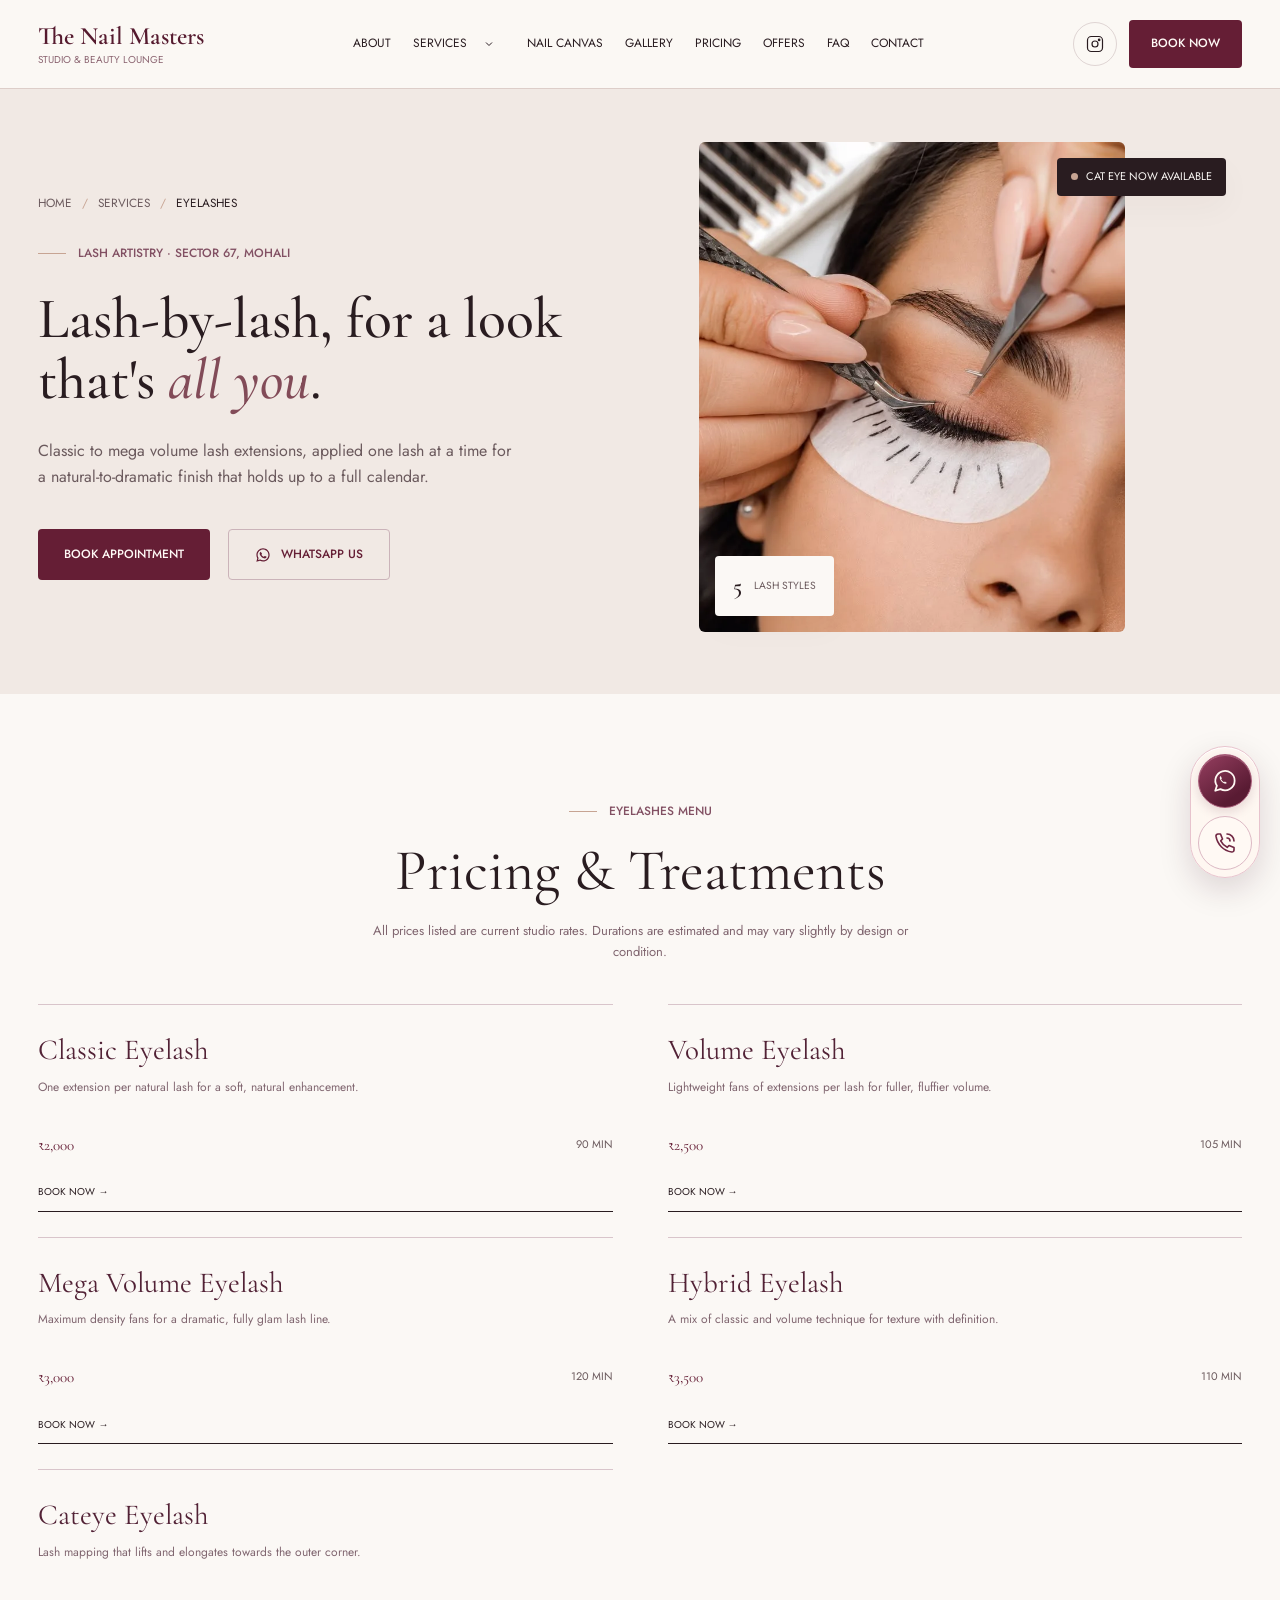
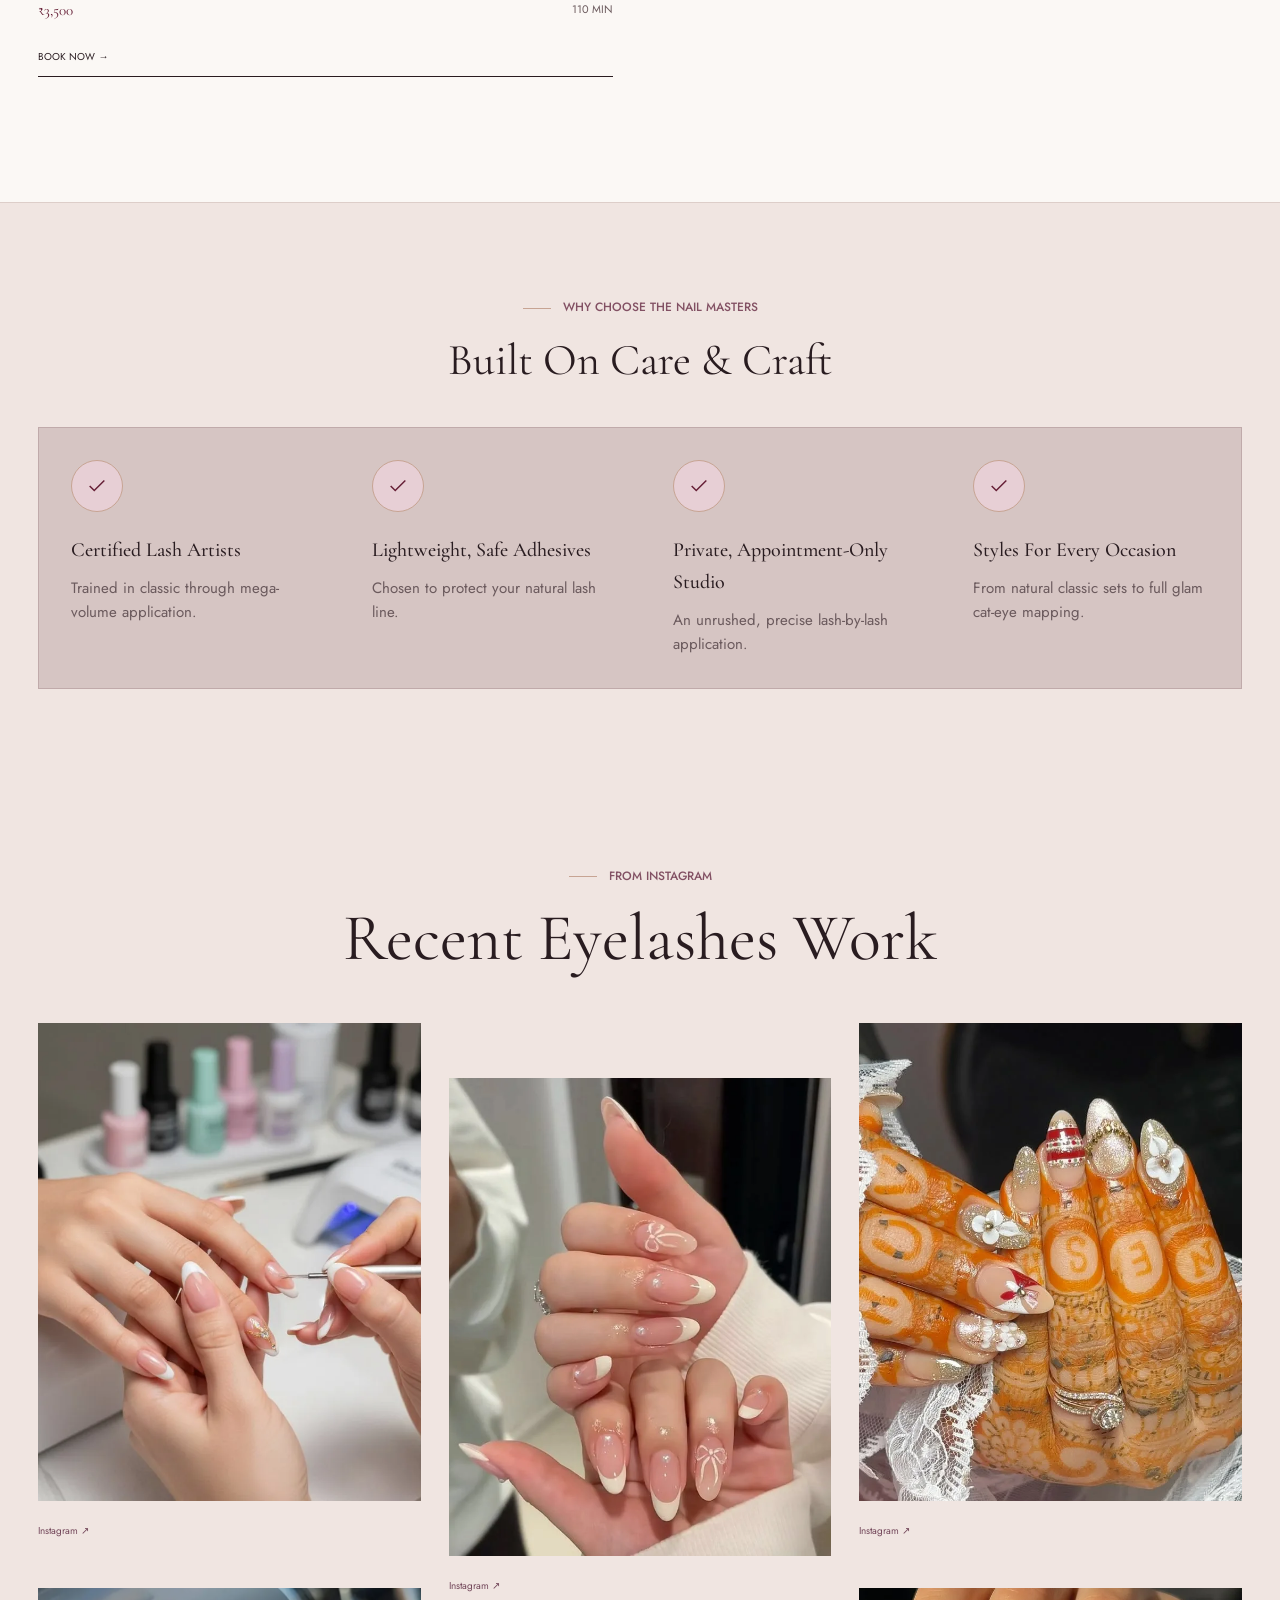
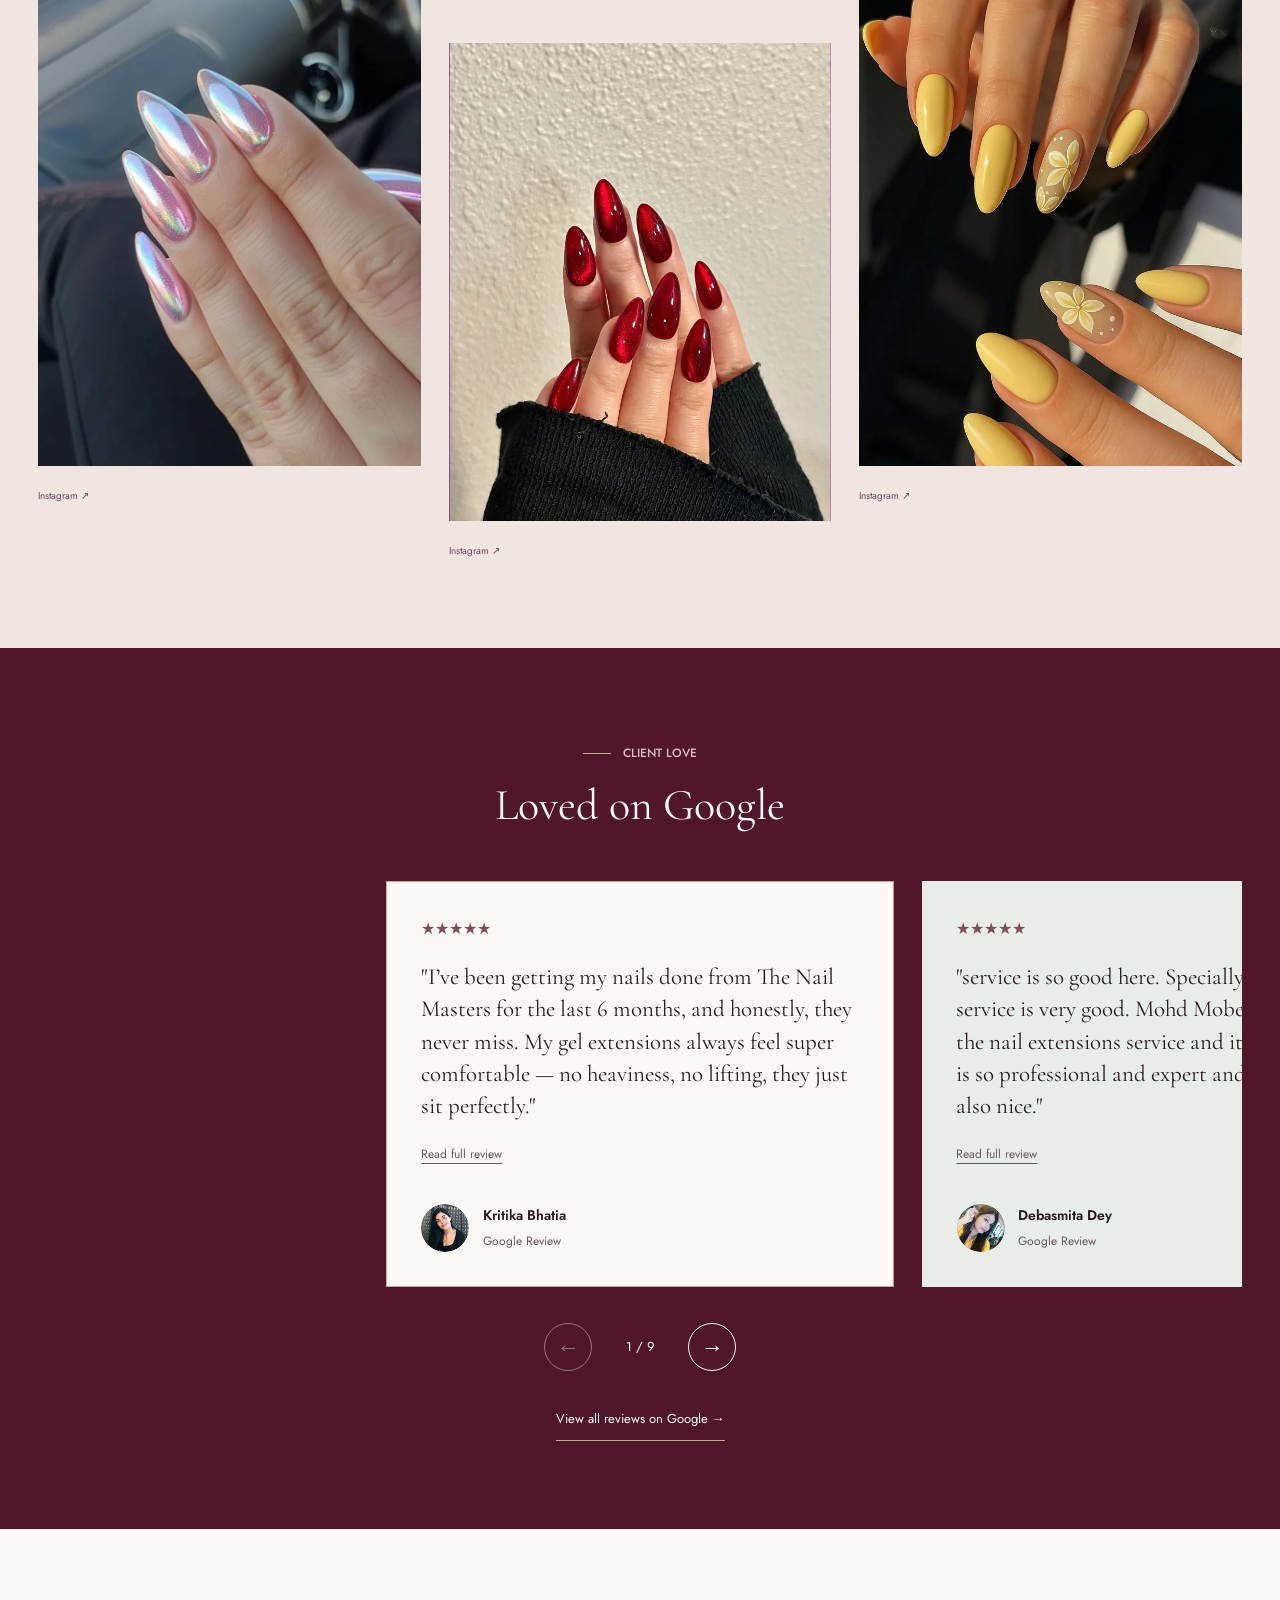
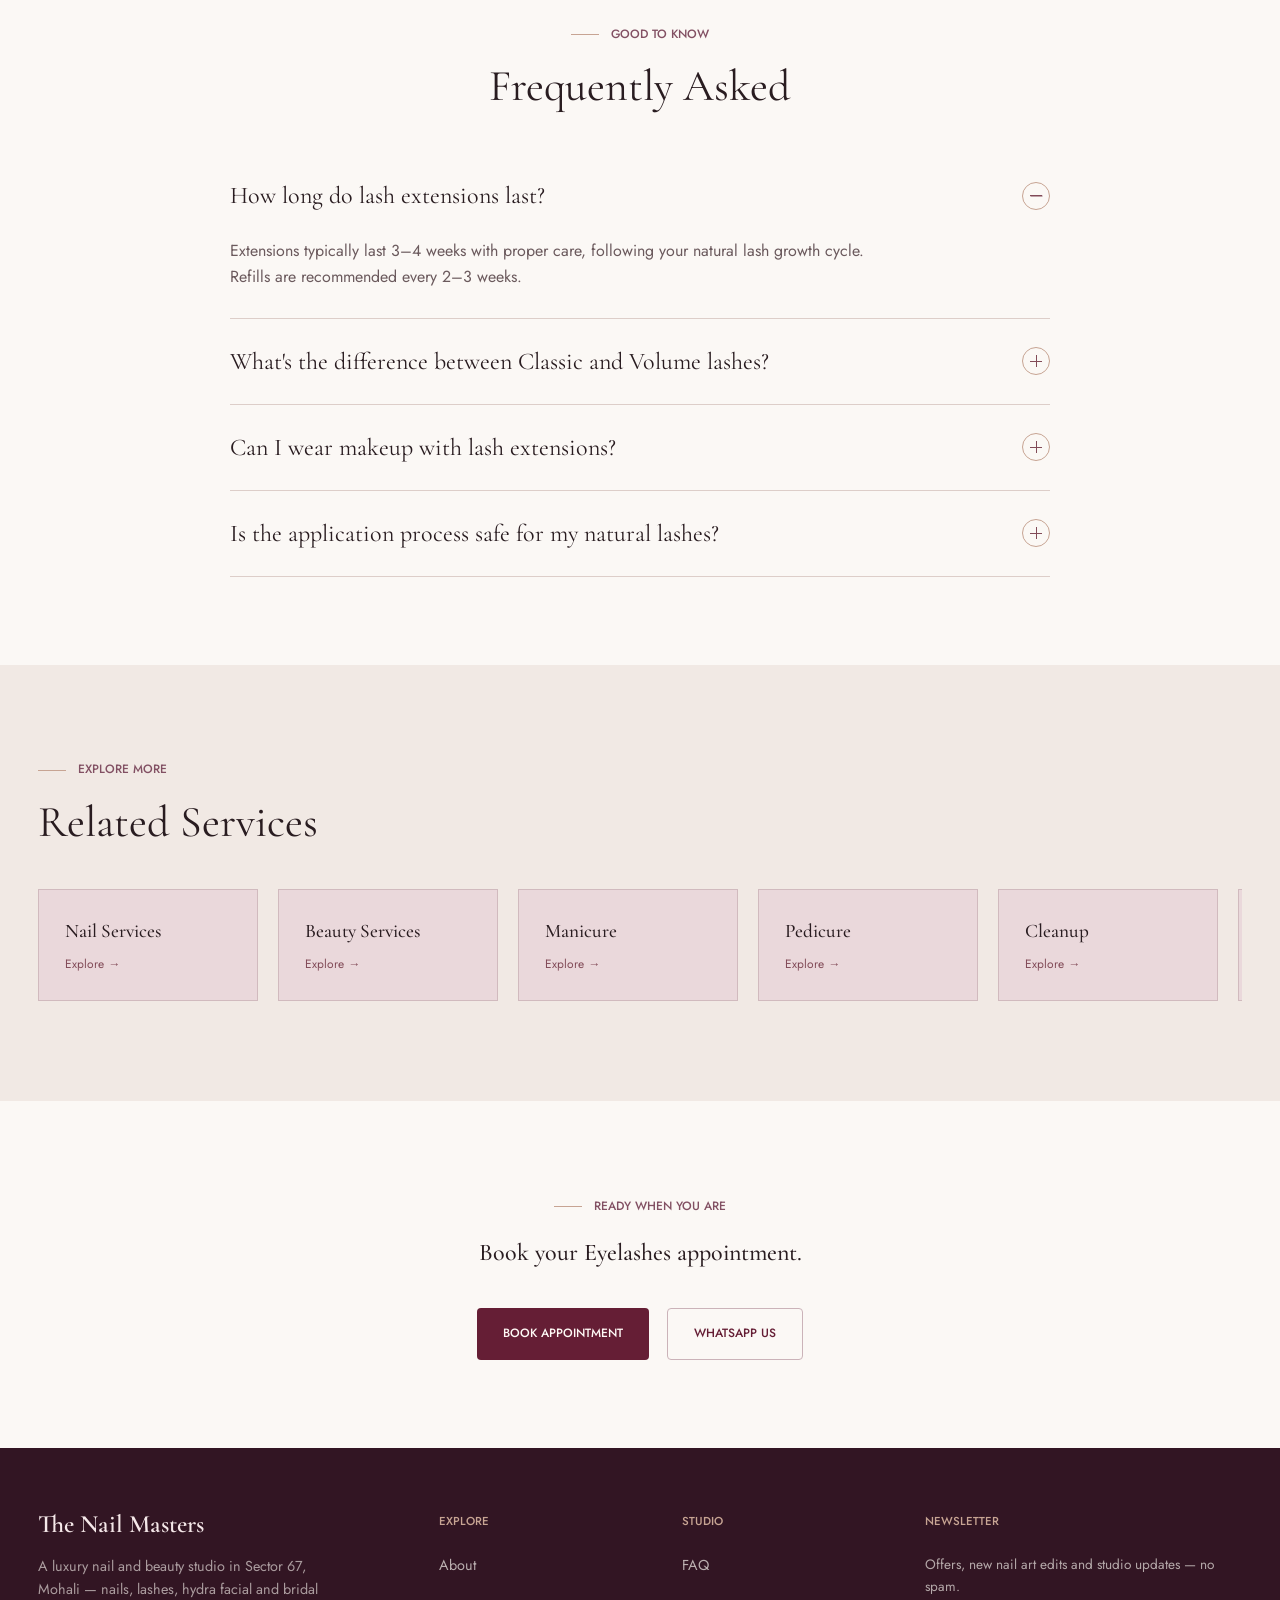
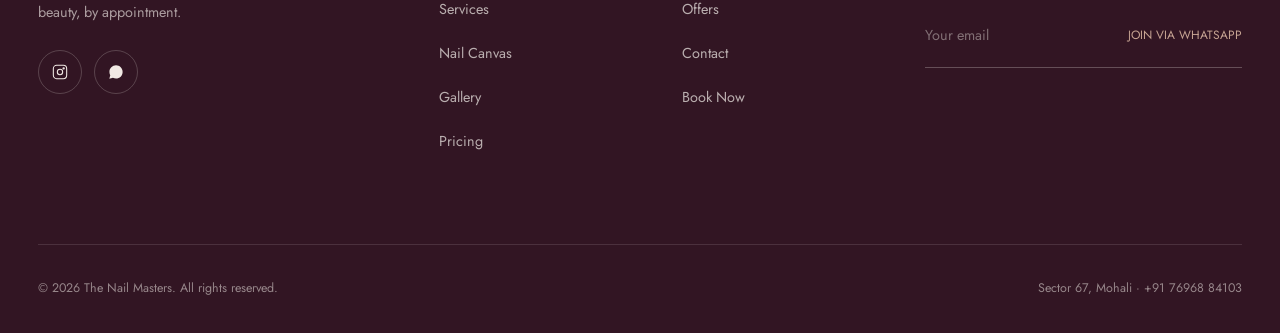
<file: services/eyelashes.html>
﻿<!DOCTYPE html>
<html lang="en">
<head>
<meta charset="UTF-8">
<meta name="viewport" content="width=device-width, initial-scale=1.0, viewport-fit=cover">
<title>Eyelashes in Mohali — The Nail Masters | Real Pricing &amp; Booking</title>
<meta name="description" content="Classic, Volume, Mega Volume, Hybrid and Cat Eye eyelash extensions in Sector 67, Mohali. Real pricing, expert lash artists, book online.">
<link rel="canonical" href="https://thenailmasters.in/services/eyelashes.html">

<meta property="og:type" content="business.business">
<meta property="og:title" content="Eyelashes in Mohali — The Nail Masters | Real Pricing &amp; Booking">
<meta property="og:description" content="Classic, Volume, Mega Volume, Hybrid and Cat Eye eyelash extensions in Sector 67, Mohali. Real pricing, expert lash artists, book online.">
<meta property="og:image" content="https://i.pinimg.com/736x/7a/f9/ea/7af9ea13ed2fcd84441e44e1d2a7c46f.jpg">
<meta property="og:url" content="https://thenailmasters.in/services/eyelashes.html">
<meta property="og:locale" content="en_IN">

<meta name="twitter:card" content="summary_large_image">
<meta name="twitter:title" content="Eyelashes in Mohali — The Nail Masters | Real Pricing &amp; Booking">
<meta name="twitter:description" content="Classic, Volume, Mega Volume, Hybrid and Cat Eye eyelash extensions in Sector 67, Mohali. Real pricing, expert lash artists, book online.">
<meta name="twitter:image" content="https://i.pinimg.com/736x/7a/f9/ea/7af9ea13ed2fcd84441e44e1d2a7c46f.jpg">

<script type="application/ld+json">
{
  "@context": "https://schema.org",
  "@type": "Service",
  "serviceType": "Eyelashes",
  "provider": {
    "@type": "BeautySalon",
    "name": "The Nail Masters",
    "address": {
      "@type": "PostalAddress",
      "streetAddress": "DSS No.8, First Floor, Central Street, Sector-67",
      "addressLocality": "S.A.S Nagar (Mohali)",
      "addressRegion": "Punjab",
      "addressCountry": "IN"
    },
    "telephone": "+91-7696884103",
    "url": "https://thenailmasters.in/"
  },
  "areaServed": "Mohali, Punjab",
  "url": "https://thenailmasters.in/services/eyelashes.html"
}
</script>
<script type="application/ld+json">
{
  "@context": "https://schema.org",
  "@type": "BreadcrumbList",
  "itemListElement": [
    {"@type":"ListItem","position":1,"name":"Home","item":"https://thenailmasters.in/"},
    {"@type":"ListItem","position":2,"name":"Services","item":"https://thenailmasters.in/services.html"},
    {"@type":"ListItem","position":3,"name":"Eyelashes","item":"https://thenailmasters.in/services/eyelashes.html"}
  ]
}
</script>
<script type="application/ld+json">
{
  "@context": "https://schema.org",
  "@type": "FAQPage",
  "mainEntity": [
    {"@type":"Question","name":"How long do lash extensions last?","acceptedAnswer":{"@type":"Answer","text":"Extensions typically last 3–4 weeks with proper care, following your natural lash growth cycle. Refills are recommended every 2–3 weeks."}},{"@type":"Question","name":"What's the difference between Classic and Volume lashes?","acceptedAnswer":{"@type":"Answer","text":"Classic is one extension per natural lash for a natural look; Volume applies lightweight fans per lash for fuller, more dramatic density."}},{"@type":"Question","name":"Can I wear makeup with lash extensions?","acceptedAnswer":{"@type":"Answer","text":"Yes, though we recommend oil-free makeup and avoiding waterproof mascara to protect the extensions."}},{"@type":"Question","name":"Is the application process safe for my natural lashes?","acceptedAnswer":{"@type":"Answer","text":"Yes — our lash artists apply extensions individually using safe, lightweight adhesive so your natural lashes aren't damaged."}}
  ]
}
</script>
<link rel="icon" type="image/svg+xml" sizes="any" href="../assets/images/favicon-nm.svg">
<link rel="icon" type="image/png" sizes="32x32" href="../assets/images/favicon-nm-32.png">
<link rel="apple-touch-icon" sizes="180x180" href="../assets/images/apple-touch-icon-nm.png">

<meta name="referrer" content="strict-origin-when-cross-origin">
<link rel="stylesheet" href="../assets/fonts/fonts.css">
<link rel="stylesheet" href="../assets/vendor/swiper-bundle.min.css">

<link rel="stylesheet" href="../style.css">
<link rel="stylesheet" href="../services.css">
<link rel="stylesheet" href="../premium.css">
<link rel="stylesheet" href="../serene-luxe.css">
<noscript><style>.nav-links{visibility:visible;position:static;width:auto;height:auto;flex-wrap:wrap;padding:12px;gap:12px;box-shadow:none}.nav-inner{flex-wrap:wrap}header{position:static}.burger{display:none}.faq-a{max-height:none}.testi-card p{display:block}.footer-news form,#bookingForm,#contactForm{display:none}</style></noscript>
</head>
<body>
<a class="skip-link" href="#main-content">Skip to content</a>
<header id="siteHeader">
  <div class="container nav-inner">
    <a href="../index.html#home" class="logo"><b>The Nail Masters</b><small>Studio &amp; Beauty Lounge</small></a>
    <nav class="nav-links" id="navLinks">
      <a href="../index.html#about">About</a>
      <div class="has-dropdown" id="servicesDropdown">
        <span class="dropdown-trigger">
          <a href="../services.html">Services</a>
          <svg width="12" height="12" viewBox="0 0 24 24" fill="none" stroke="currentColor" stroke-width="2"><path d="M6 9l6 6 6-6"/></svg>
        </span>
        <div class="nav-dropdown">
          <a href="../services/nails.html"><svg width="16" height="16" viewBox="0 0 24 24" fill="none" stroke="currentColor" stroke-width="1.6"><path d="M12 2c2 3 3 6 3 9a3 3 0 1 1-6 0c0-3 1-6 3-9Z"/></svg>Nail Services</a>
      <a href="../services/beauty.html"><svg width="16" height="16" viewBox="0 0 24 24" fill="none" stroke="currentColor" stroke-width="1.6"><path d="M12 21s-7-4.35-9.5-8.5C1 9 2.5 5 6.5 5c2 0 3.5 1.2 5.5 3.5C14 6.2 15.5 5 17.5 5c4 0 5.5 4 4 7.5C19 16.65 12 21 12 21Z"/></svg>Beauty Services</a>
      <a href="../services/manicure.html"><svg width="16" height="16" viewBox="0 0 24 24" fill="none" stroke="currentColor" stroke-width="1.6"><path d="M6 3v18M6 3h9a4 4 0 0 1 0 8H6"/></svg>Manicure</a>
      <a href="../services/pedicure.html"><svg width="16" height="16" viewBox="0 0 24 24" fill="none" stroke="currentColor" stroke-width="1.6"><path d="M12 3c-4 3-7 6-7 10a7 7 0 0 0 14 0c0-4-3-7-7-10Z"/></svg>Pedicure</a>
      <a href="../services/cleanup.html"><svg width="16" height="16" viewBox="0 0 24 24" fill="none" stroke="currentColor" stroke-width="1.6"><circle cx="12" cy="12" r="8"/><circle cx="12" cy="12" r="3"/></svg>Cleanup</a>
      <a href="../services/facial.html"><svg width="16" height="16" viewBox="0 0 24 24" fill="none" stroke="currentColor" stroke-width="1.6"><circle cx="12" cy="12" r="8"/><circle cx="12" cy="12" r="3"/></svg>Facial</a>
      <a href="../services/eyelashes.html"><svg width="16" height="16" viewBox="0 0 24 24" fill="none" stroke="currentColor" stroke-width="1.6"><path d="M2 12c3-4 7-6 10-6s7 2 10 6c-3 4-7 6-10 6s-7-2-10-6Z"/><circle cx="12" cy="12" r="2"/></svg>Eyelashes</a>
      
        </div>
      </div>
      <a href="../index.html#nail-canvas">Nail Canvas</a>
      <a href="../index.html#gallery">Gallery</a>
      <a href="../index.html#pricing">Pricing</a>
      <a href="../index.html#offers">Offers</a>
      <a href="../index.html#faq">FAQ</a>
      <a href="../contact.html">Contact</a>
    </nav>
    <div class="nav-cta">
      <a class="icon-btn" href="https://www.instagram.com/thenailmasters.in/" target="_blank" rel="noopener" aria-label="Instagram">
        <svg width="18" height="18" viewBox="0 0 24 24" fill="none" stroke="currentColor" stroke-width="1.6"><rect x="2" y="2" width="20" height="20" rx="5"/><circle cx="12" cy="12" r="4"/><circle cx="17.5" cy="6.5" r="1"/></svg>
      </a>
      <a class="btn btn-gold" href="../booking.html">Book Now</a>
      <button class="burger" id="burger" aria-label="Menu"><span></span><span></span><span></span></button>
    </div>
  </div>
</header>
<main id="main-content">


<section class="svc-hero" id="home">
  <div class="container svc-hero-grid">
    <div>
      <div class="breadcrumb" data-aos="fade-up">
        <a href="../index.html">Home</a><span class="sep">/</span>
        <a href="../services.html">Services</a><span class="sep">/</span>
        <span class="current">Eyelashes</span>
      </div>
      <div class="hero-eyebrow eyebrow" data-aos="fade-up">Lash Artistry &middot; Sector 67, Mohali</div>
      <h1 data-aos="fade-up" data-aos-delay="100">Lash-by-lash, for a look<br>that's <em>all you</em>.</h1>
      <p class="lead" data-aos="fade-up" data-aos-delay="200">Classic to mega volume lash extensions, applied one lash at a time for a natural-to-dramatic finish that holds up to a full calendar.</p>
      <div class="svc-hero-cta" data-aos="fade-up" data-aos-delay="300">
        <a href="../booking.html" class="btn btn-gold">Book Appointment</a>
        <a href="https://wa.me/917696884103" target="_blank" rel="noopener" class="btn btn-outline">
          <svg width="16" height="16" viewBox="0 0 24 24" fill="currentColor"><path d="M12.04 2C6.58 2 2.13 6.45 2.13 11.91c0 1.75.46 3.39 1.26 4.81L2 22l5.42-1.36a9.9 9.9 0 0 0 4.62 1.14h.01c5.46 0 9.9-4.45 9.9-9.91 0-2.65-1.03-5.13-2.9-7C17.17 3.03 14.68 2 12.04 2m.01 1.8c2.16 0 4.19.84 5.72 2.38a8.03 8.03 0 0 1 2.36 5.73c0 4.47-3.64 8.11-8.1 8.11a8.1 8.1 0 0 1-4.13-1.13l-.3-.17-3.02.79.8-2.93-.19-.3a8.06 8.06 0 0 1-1.24-4.31c0-4.47 3.65-8.11 8.1-8.11M8.5 7.6c-.17 0-.44.06-.67.32-.23.25-.87.85-.87 2.08 0 1.22.9 2.4 1.02 2.57.13.16 1.75 2.8 4.32 3.82 2.14.85 2.57.68 3.04.64.46-.04 1.5-.61 1.71-1.2.21-.6.21-1.1.15-1.21-.06-.11-.23-.17-.48-.3-.25-.13-1.5-.74-1.73-.82-.23-.09-.4-.13-.57.13-.17.25-.65.82-.8.99-.15.17-.29.19-.54.06-.25-.12-1.05-.39-2-1.23-.74-.66-1.24-1.47-1.39-1.72-.14-.25-.01-.38.11-.51.11-.11.25-.29.37-.44.12-.15.16-.25.24-.42.08-.17.04-.31-.02-.44C9.71 9.4 9.2 8.14 9 7.65c-.17-.42-.36-.42-.5-.43z"/></svg>
          WhatsApp Us
        </a>
      </div>
    </div>
    <div class="svc-hero-visual" data-aos="fade-left" data-aos-delay="150">
      <div class="hero-float" style="position:absolute;top:-24px;right:20px;">
        <span class="dot"></span>Cat eye now available
      </div>
      <div class="svc-hero-frame">
        <img src="../assets/images/source-27b1c919c6-736.webp" srcset="../assets/images/source-27b1c919c6-400.webp 400w, ../assets/images/source-27b1c919c6-736.webp 736w" sizes="(max-width: 780px) 100vw, 60vw" width="736" height="1104" alt="Eyelash extensions at The Nail Masters, Mohali" loading="eager" decoding="async" fetchpriority="high">
      </div>
      <div class="svc-hero-badge"><b>5</b><span>Lash Styles</span></div>
    </div>
  </div>
</section>

<section class="section section--tint" id="menu">
  <div class="container">
    <div class="section-head center">
      <div class="eyebrow">Eyelashes Menu</div>
      <h2>Pricing &amp; Treatments</h2>
      <svg class="brush" viewBox="0 0 120 20"><path d="M4 14 Q 30 2, 60 12 T 116 8"/></svg>
      <p>All prices listed are current studio rates. Durations are estimated and may vary slightly by design or condition.</p>
    </div>
    <div class="menu-grid">
      
      <article class="menu-card" data-aos="fade-up">
        <h3>Classic Eyelash</h3>
        <p class="desc">One extension per natural lash for a soft, natural enhancement.</p>
        <div class="menu-meta"><span class="price">₹2,000</span><span class="dur">90 min</span></div>
        <a href="../booking.html" class="link-arrow">Book Now &rarr;</a>
      </article>
      <article class="menu-card" data-aos="fade-up">
        <h3>Volume Eyelash</h3>
        <p class="desc">Lightweight fans of extensions per lash for fuller, fluffier volume.</p>
        <div class="menu-meta"><span class="price">₹2,500</span><span class="dur">105 min</span></div>
        <a href="../booking.html" class="link-arrow">Book Now &rarr;</a>
      </article>
      <article class="menu-card" data-aos="fade-up">
        <h3>Mega Volume Eyelash</h3>
        <p class="desc">Maximum density fans for a dramatic, fully glam lash line.</p>
        <div class="menu-meta"><span class="price">₹3,000</span><span class="dur">120 min</span></div>
        <a href="../booking.html" class="link-arrow">Book Now &rarr;</a>
      </article>
      <article class="menu-card" data-aos="fade-up">
        <h3>Hybrid Eyelash</h3>
        <p class="desc">A mix of classic and volume technique for texture with definition.</p>
        <div class="menu-meta"><span class="price">₹3,500</span><span class="dur">110 min</span></div>
        <a href="../booking.html" class="link-arrow">Book Now &rarr;</a>
      </article>
      <article class="menu-card" data-aos="fade-up">
        <h3>Cateye Eyelash</h3>
        <p class="desc">Lash mapping that lifts and elongates towards the outer corner.</p>
        <div class="menu-meta"><span class="price">₹3,500</span><span class="dur">110 min</span></div>
        <a href="../booking.html" class="link-arrow">Book Now &rarr;</a>
      </article>
    </div>
  </div>
</section>

<section class="section" id="benefits">
  <div class="container">
    <div class="section-head center">
      <div class="eyebrow">Why Choose The Nail Masters</div>
      <h2>Built On Care &amp; Craft</h2>
      <svg class="brush" viewBox="0 0 120 20"><path d="M4 14 Q 30 2, 60 12 T 116 8"/></svg>
    </div>
    <div class="benefit-grid" data-aos="fade-up">
      
      <div class="benefit-card">
        <div class="service-icon"><svg width="22" height="22" viewBox="0 0 24 24" fill="none" stroke="currentColor" stroke-width="1.6"><path d="M20 6L9 17l-5-5"/></svg></div>
        <h3>Certified Lash Artists</h3>
        <p>Trained in classic through mega-volume application.</p>
      </div>
      <div class="benefit-card">
        <div class="service-icon"><svg width="22" height="22" viewBox="0 0 24 24" fill="none" stroke="currentColor" stroke-width="1.6"><path d="M20 6L9 17l-5-5"/></svg></div>
        <h3>Lightweight, Safe Adhesives</h3>
        <p>Chosen to protect your natural lash line.</p>
      </div>
      <div class="benefit-card">
        <div class="service-icon"><svg width="22" height="22" viewBox="0 0 24 24" fill="none" stroke="currentColor" stroke-width="1.6"><path d="M20 6L9 17l-5-5"/></svg></div>
        <h3>Private, Appointment-Only Studio</h3>
        <p>An unrushed, precise lash-by-lash application.</p>
      </div>
      <div class="benefit-card">
        <div class="service-icon"><svg width="22" height="22" viewBox="0 0 24 24" fill="none" stroke="currentColor" stroke-width="1.6"><path d="M20 6L9 17l-5-5"/></svg></div>
        <h3>Styles For Every Occasion</h3>
        <p>From natural classic sets to full glam cat-eye mapping.</p>
      </div>
    </div>
  </div>
</section>

<section class="section section--tint" id="gallery">
  <div class="container">
    <div class="section-head center">
      <div class="eyebrow">From Instagram</div>
      <h2>Recent Eyelashes Work</h2>
      <svg class="brush" viewBox="0 0 120 20"><path d="M4 14 Q 30 2, 60 12 T 116 8"/></svg>
    </div>
    <div class="insta-strip" data-aos="fade-up">
      <a href="https://www.instagram.com/thenailmasters.in/" target="_blank" rel="noopener"><img src="../assets/images/source-c63c636026-800.webp" srcset="../assets/images/source-c63c636026-400.webp 400w, ../assets/images/source-c63c636026-800.webp 800w, ../assets/images/source-c63c636026-1024.webp 1024w" sizes="(max-width: 780px) 50vw, 420px" width="1024" height="1024" alt="Eyelashes work at The Nail Masters, Mohali" loading="lazy" decoding="async"></a>
      <a href="https://www.instagram.com/thenailmasters.in/" target="_blank" rel="noopener"><img src="../assets/images/source-ca5c9bae46-735.webp" srcset="../assets/images/source-ca5c9bae46-400.webp 400w, ../assets/images/source-ca5c9bae46-735.webp 735w" sizes="(max-width: 780px) 50vw, 420px" width="735" height="865" alt="Eyelashes work at The Nail Masters, Mohali" loading="lazy" decoding="async"></a>
      <a href="https://www.instagram.com/thenailmasters.in/" target="_blank" rel="noopener"><img src="../assets/images/source-3716ba1e10-720.webp" srcset="../assets/images/source-3716ba1e10-400.webp 400w, ../assets/images/source-3716ba1e10-720.webp 720w" sizes="(max-width: 780px) 50vw, 420px" width="720" height="960" alt="Eyelashes work at The Nail Masters, Mohali" loading="lazy" decoding="async"></a>
      <a href="https://www.instagram.com/thenailmasters.in/" target="_blank" rel="noopener"><img src="../assets/images/source-45f22c887e-800.webp" srcset="../assets/images/source-45f22c887e-400.webp 400w, ../assets/images/source-45f22c887e-800.webp 800w, ../assets/images/source-45f22c887e-816.webp 816w" sizes="(max-width: 780px) 50vw, 420px" width="816" height="1456" alt="Eyelashes work at The Nail Masters, Mohali" loading="lazy" decoding="async"></a>
      <a href="https://www.instagram.com/thenailmasters.in/" target="_blank" rel="noopener"><img src="../assets/images/source-39971fd02a-736.webp" srcset="../assets/images/source-39971fd02a-400.webp 400w, ../assets/images/source-39971fd02a-736.webp 736w" sizes="(max-width: 780px) 50vw, 420px" width="736" height="981" alt="Eyelashes work at The Nail Masters, Mohali" loading="lazy" decoding="async"></a>
      <a href="https://www.instagram.com/thenailmasters.in/" target="_blank" rel="noopener"><img src="../assets/images/source-b5896966f7-736.webp" srcset="../assets/images/source-b5896966f7-400.webp 400w, ../assets/images/source-b5896966f7-736.webp 736w" sizes="(max-width: 780px) 50vw, 420px" width="736" height="1104" alt="Eyelashes work at The Nail Masters, Mohali" loading="lazy" decoding="async"></a>
      
    </div>
  </div>
</section>

<section class="section section--dark" id="testimonials">
  <div class="container">
    <div class="section-head center">
      <div class="eyebrow" style="color:var(--rosegold)">Client Love</div>
      <h2>Loved on Google</h2>
      <svg class="brush" viewBox="0 0 120 20" style="margin-left:auto;margin-right:auto"><path d="M4 14 Q 30 2, 60 12 T 116 8"/></svg>
    </div>
    <div class="swiper testiSwiper" data-aos="fade-up">
      <div class="swiper-wrapper">
        <div class="swiper-slide"><div class="testi-card">
          <div class="testi-stars">★★★★★</div>
          <p>"I’ve been getting my nails done from The Nail Masters for the last 6 months, and honestly, they never miss. My gel extensions always feel super comfortable — no heaviness, no lifting, they just sit perfectly."</p>
          <div class="testi-who"><img src="../assets/images/source-51fde7ee76-90.webp" srcset="../assets/images/source-51fde7ee76-90.webp 90w" sizes="48px" width="90" height="90" alt="Client" decoding="async"><div><b>Kritika Bhatia</b><span>Google Review</span></div></div>
        </div></div>
        <div class="swiper-slide"><div class="testi-card">
          <div class="testi-stars">★★★★★</div>
          <p>"service is so good here. Specially Nail extensions service is very good. Mohd Mobeen has given me the nail extensions service and it was so good, he is so professional and expert and behaviour is also nice."</p>
          <div class="testi-who"><img src="../assets/images/source-642eca51be-90.webp" srcset="../assets/images/source-642eca51be-90.webp 90w" sizes="48px" width="90" height="90" alt="Client" decoding="async"><div><b>Debasmita Dey</b><span>Google Review</span></div></div>
        </div></div>
        <div class="swiper-slide"><div class="testi-card">
          <div class="testi-stars">★★★★★</div>
          <p>"Absolutely blown away by the amazing work done by the nail masters! Their attention to detail, creativity is unmatched. My nails turned out even better than I imagined—flawless finish, perfect shape."</p>
          <div class="testi-who"><img src="../assets/images/source-dd3d6bec91-90.webp" srcset="../assets/images/source-dd3d6bec91-90.webp 90w" sizes="48px" width="90" height="90" alt="Client" decoding="async"><div><b>Aparna Khanna1110</b><span>Google Review</span></div></div>
        </div></div>
        <div class="swiper-slide"><div class="testi-card">
          <div class="testi-stars">★★★★★</div>
          <p>"My go-to place ! Perfect location which is easily accessible. Great service …the nail technicians are very professional and cordial as well."</p>
          <div class="testi-who"><img src="../assets/images/source-099378ce1f-90.webp" srcset="../assets/images/source-099378ce1f-90.webp 90w" sizes="48px" width="90" height="90" alt="Client" decoding="async"><div><b>Shirin Chaudhary</b><span>Google Review</span></div></div>
        </div></div>
        <div class="swiper-slide"><div class="testi-card">
          <div class="testi-stars">★★★★★</div>
          <p>"I had a great experience at Nail Masters. The entire process was hygienic, the staff was very cooperative, and the prices were quite reasonable"</p>
          <div class="testi-who"><img src="../assets/images/source-b543eea188-90.webp" srcset="../assets/images/source-b543eea188-90.webp 90w" sizes="48px" width="90" height="90" alt="Client" decoding="async"><div><b>Srishti Gaba</b><span>Google Review</span></div></div>
        </div></div>
        <div class="swiper-slide"><div class="testi-card">
          <div class="testi-stars">★★★★★</div>
          <p>"Very nice services provided over here. Polite nature , nd there Work is good . Will visit here soon 💖"</p>
          <div class="testi-who"><img src="../assets/images/source-bd7d1b68eb-90.webp" srcset="../assets/images/source-bd7d1b68eb-90.webp 90w" sizes="48px" width="90" height="90" alt="Client" decoding="async"><div><b>Simran Tomar</b><span>Google Review</span></div></div>
        </div></div>
        <div class="swiper-slide"><div class="testi-card">
          <div class="testi-stars">★★★★★</div>
          <p>"very nice staff natasha did my extention and also very friendly i really enjoyed doing this thank nail Master ✅✅🎊❤️❤️❤️❤️ …"</p>
          <div class="testi-who"><img src="../assets/images/source-a6c1035ac3-45.webp" srcset="../assets/images/source-a6c1035ac3-45.webp 45w" sizes="48px" width="45" height="45" alt="Client" decoding="async"><div><b>Mehak Kamboj</b><span>Google Review</span></div></div>
        </div></div><div class="swiper-slide"><div class="testi-card">
          <div class="testi-stars">★★★★★</div>
          <p>"It was my first time visiting the nail masters. Amazing experience, friendly and generous people. Will be visiting soon!"</p>
          <div class="testi-who"><img src="../assets/images/source-abb10aeab2-45.webp" srcset="../assets/images/source-abb10aeab2-45.webp 45w" sizes="48px" width="45" height="45" alt="Client" decoding="async"><div><b>Shivi Razdan</b><span>Google Review</span></div></div>
        </div></div><div class="swiper-slide"><div class="testi-card">
          <div class="testi-stars">★★★★★</div>
          <p>"I got my nails done + manicure and pedicure.Everything was done by Natasha. She was really sweet and did her job professionally.I'm really impressed by her."</p>
          <div class="testi-who"><img src="../assets/images/source-a2a759e709-45.webp" srcset="../assets/images/source-a2a759e709-45.webp 45w" sizes="48px" width="45" height="45" alt="Client" decoding="async"><div><b>SIMON SEHGAL</b><span>Google Review</span></div></div>
        </div></div>
      </div>
    </div>
  </div>
  <a class="review-all" href="https://maps.app.goo.gl/Sv2ticWDZk9cAPgM8" target="_blank" rel="noopener noreferrer">View all reviews on Google &rarr;</a>
</section>

<section class="section" id="faq">
  <div class="container">
    <div class="section-head center">
      <div class="eyebrow">Good to Know</div>
      <h2>Frequently Asked</h2>
      <svg class="brush" viewBox="0 0 120 20"><path d="M4 14 Q 30 2, 60 12 T 116 8"/></svg>
    </div>
    <div class="faq-wrap" data-aos="fade-up">
      
      <div class="faq-item open">
        <button class="faq-q" type="button"><span>How long do lash extensions last?</span><span class="plus"></span></button>
        <div class="faq-a"><p>Extensions typically last 3–4 weeks with proper care, following your natural lash growth cycle. Refills are recommended every 2–3 weeks.</p></div>
      </div>
      <div class="faq-item">
        <button class="faq-q" type="button"><span>What's the difference between Classic and Volume lashes?</span><span class="plus"></span></button>
        <div class="faq-a"><p>Classic is one extension per natural lash for a natural look; Volume applies lightweight fans per lash for fuller, more dramatic density.</p></div>
      </div>
      <div class="faq-item">
        <button class="faq-q" type="button"><span>Can I wear makeup with lash extensions?</span><span class="plus"></span></button>
        <div class="faq-a"><p>Yes, though we recommend oil-free makeup and avoiding waterproof mascara to protect the extensions.</p></div>
      </div>
      <div class="faq-item">
        <button class="faq-q" type="button"><span>Is the application process safe for my natural lashes?</span><span class="plus"></span></button>
        <div class="faq-a"><p>Yes — our lash artists apply extensions individually using safe, lightweight adhesive so your natural lashes aren't damaged.</p></div>
      </div>
    </div>
  </div>
</section>

<section class="section section--tint" id="related">
  <div class="container">
    <div class="section-head">
      <div class="eyebrow">Explore More</div>
      <h2>Related Services</h2>
      <svg class="brush" viewBox="0 0 120 20"><path d="M4 14 Q 30 2, 60 12 T 116 8"/></svg>
    </div>
    <div class="related-strip" data-aos="fade-up">
      
      <a href="nails.html" class="related-card">
        <h4>Nail Services</h4>
        <span>Explore &rarr;</span>
      </a>
      <a href="beauty.html" class="related-card">
        <h4>Beauty Services</h4>
        <span>Explore &rarr;</span>
      </a>
      <a href="manicure.html" class="related-card">
        <h4>Manicure</h4>
        <span>Explore &rarr;</span>
      </a>
      <a href="pedicure.html" class="related-card">
        <h4>Pedicure</h4>
        <span>Explore &rarr;</span>
      </a>
      <a href="cleanup.html" class="related-card">
        <h4>Cleanup</h4>
        <span>Explore &rarr;</span>
      </a>
      <a href="facial.html" class="related-card">
        <h4>Facial</h4>
        <span>Explore &rarr;</span>
      </a>
    </div>
  </div>
</section>

<section class="section" id="contact-cta">
  <div class="container" style="text-align:center;">
    <div class="eyebrow" style="justify-content:center;">Ready When You Are</div>
    <h2 style="margin-top:18px;">Book your Eyelashes appointment.</h2>
    <svg class="brush" viewBox="0 0 120 20" style="margin-left:auto;margin-right:auto;"><path d="M4 14 Q 30 2, 60 12 T 116 8"/></svg>
    <div class="svc-hero-cta" style="justify-content:center;margin-top:36px;">
      <a href="../booking.html" class="btn btn-gold">Book Appointment</a>
      <a href="https://wa.me/917696884103" target="_blank" rel="noopener" class="btn btn-outline">WhatsApp Us</a>
    </div>
  </div>
</section>

</main>
<footer>
  <div class="container">
    <div class="footer-grid">
      <div class="footer-brand">
        <a href="../index.html#home" class="logo"><b>The Nail Masters</b></a>
        <p>A luxury nail and beauty studio in Sector 67, Mohali — nails, lashes, hydra facial and bridal beauty, by appointment.</p>
        <div class="footer-social">
          <a class="icon-btn" style="border-color:rgba(251,247,241,.2)" href="https://www.instagram.com/thenailmasters.in/" target="_blank" rel="noopener" aria-label="Instagram">
            <svg width="16" height="16" viewBox="0 0 24 24" fill="none" stroke="currentColor" stroke-width="1.6"><rect x="2" y="2" width="20" height="20" rx="5"/><circle cx="12" cy="12" r="4"/><circle cx="17.5" cy="6.5" r="1"/></svg>
          </a>
          <a class="icon-btn" style="border-color:rgba(251,247,241,.2)" href="https://wa.me/917696884103" target="_blank" rel="noopener" aria-label="WhatsApp">
            <svg width="16" height="16" viewBox="0 0 24 24" fill="currentColor"><path d="M12.04 2C6.58 2 2.13 6.45 2.13 11.91c0 1.75.46 3.39 1.26 4.81L2 22l5.42-1.36a9.9 9.9 0 0 0 4.62 1.14h.01c5.46 0 9.9-4.45 9.9-9.91 0-2.65-1.03-5.13-2.9-7C17.17 3.03 14.68 2 12.04 2"/></svg>
          </a>
        </div>
      </div>
      <div class="footer-col">
        <h4>Explore</h4>
        <a href="../index.html#about">About</a>
        <a href="../services.html">Services</a>
        <a href="../index.html#nail-canvas">Nail Canvas</a>
        <a href="../index.html#gallery">Gallery</a>
        <a href="../index.html#pricing">Pricing</a>
      </div>
      <div class="footer-col">
        <h4>Studio</h4>
        <a href="../index.html#faq">FAQ</a>
        <a href="../index.html#offers">Offers</a>
        <a href="../contact.html">Contact</a>
        <a href="../booking.html">Book Now</a>
      </div>
      <div class="footer-col footer-news">
        <h4>Newsletter</h4>
        <p style="font-size:0.85rem;color:rgba(251,247,241,.65);">Offers, new nail art edits and studio updates — no spam.</p>
        <form>
          <input type="email" placeholder="Your email" required>
          <button type="submit">Join via WhatsApp</button>
        </form>
      </div>
    </div>
    <div class="footer-bottom">
      <span>&copy; 2026 The Nail Masters. All rights reserved.</span>
      <span>Sector 67, Mohali &middot; +91 76968 84103</span>
    </div>
  </div>
</footer>

<div class="floating-actions">
  <a class="fab fab-whatsapp" href="https://wa.me/917696884103" target="_blank" rel="noopener" aria-label="WhatsApp">
    <svg width="26" height="26" viewBox="0 0 24 24" fill="none" stroke="currentColor" stroke-width="1.65" stroke-linecap="round" stroke-linejoin="round" aria-hidden="true"><path d="M20.9 11.7a8.9 8.9 0 0 1-13.1 7.8L3 21l1.5-4.6A8.9 8.9 0 1 1 20.9 11.7Z"/><path d="m8.1 7.3-.7.8c-.6.7-.2 2.5 1.2 4.1 1.5 1.7 3.5 2.7 4.3 2.2l.9-.6-1.9-1.4-.8.7a7.5 7.5 0 0 1-2.7-2.7l.7-.8-1-2.3Z" fill="currentColor" stroke="none"/></svg>
    <span class="fab-label" aria-hidden="true">WhatsApp</span>
  </a>
  <a class="fab fab-call" href="tel:+917696884103" aria-label="Call">
    <svg width="24" height="24" viewBox="0 0 24 24" fill="none" stroke="currentColor" stroke-width="1.65" stroke-linecap="round" stroke-linejoin="round" aria-hidden="true"><path d="M7.5 3H5a2 2 0 0 0-2 2.2A18.7 18.7 0 0 0 18.8 21a2 2 0 0 0 2.2-2v-2.5l-5-2-1.8 1.8a15 15 0 0 1-6.5-6.5L9.5 8 7.5 3Z"/><path d="M14 3a7 7 0 0 1 7 7M14 7a3 3 0 0 1 3 3"/></svg>
    <span class="fab-label" aria-hidden="true">Call the studio</span>
  </a>
</div>

<div class="sticky-mobile-bar">
  <a href="../booking.html" class="smb-book"><svg width="15" height="15" viewBox="0 0 24 24" fill="none" stroke="currentColor" stroke-width="2"><rect x="3" y="4" width="18" height="18" rx="2"/><path d="M16 2v4M8 2v4M3 10h18"/></svg>Book</a>
  <a href="https://wa.me/917696884103" target="_blank" rel="noopener" class="smb-wa"><svg width="26" height="26" viewBox="0 0 24 24" fill="none" stroke="currentColor" stroke-width="1.65" stroke-linecap="round" stroke-linejoin="round" aria-hidden="true"><path d="M20.9 11.7a8.9 8.9 0 0 1-13.1 7.8L3 21l1.5-4.6A8.9 8.9 0 1 1 20.9 11.7Z"/><path d="m8.1 7.3-.7.8c-.6.7-.2 2.5 1.2 4.1 1.5 1.7 3.5 2.7 4.3 2.2l.9-.6-1.9-1.4-.8.7a7.5 7.5 0 0 1-2.7-2.7l.7-.8-1-2.3Z" fill="currentColor" stroke="none"/></svg>WhatsApp</a>
  <a href="tel:+917696884103" class="smb-call" aria-label="Call"><svg width="24" height="24" viewBox="0 0 24 24" fill="none" stroke="currentColor" stroke-width="1.65" stroke-linecap="round" stroke-linejoin="round" aria-hidden="true"><path d="M7.5 3H5a2 2 0 0 0-2 2.2A18.7 18.7 0 0 0 18.8 21a2 2 0 0 0 2.2-2v-2.5l-5-2-1.8 1.8a15 15 0 0 1-6.5-6.5L9.5 8 7.5 3Z"/><path d="M14 3a7 7 0 0 1 7 7M14 7a3 3 0 0 1 3 3"/></svg></a>
</div>

<script defer src="../assets/vendor/gsap.min.js"></script>
<script defer src="../assets/vendor/ScrollTrigger.min.js"></script>
<script defer src="../assets/vendor/swiper-bundle.min.js"></script>
<script defer src="../main.js"></script>
<script defer src="../motion.js"></script>
<script defer src="../services.js"></script>

</body>
</html>
</file>
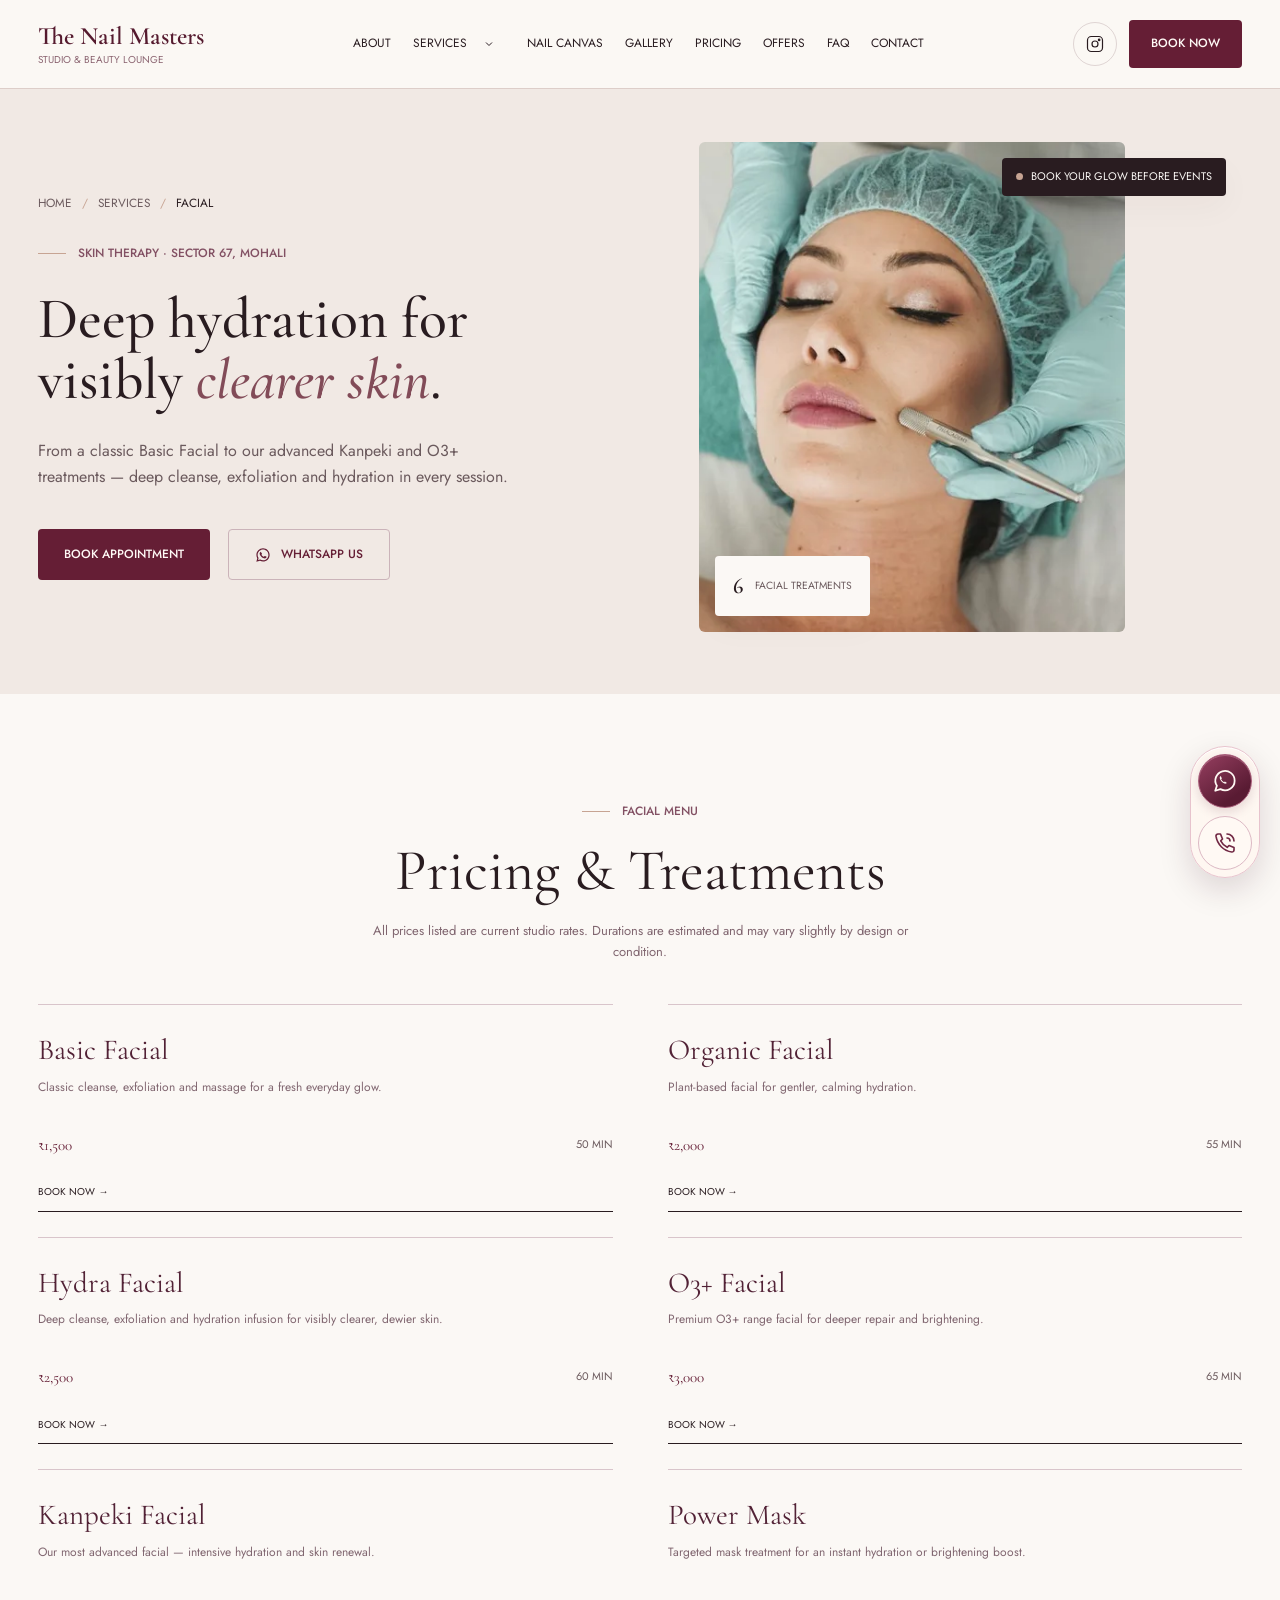
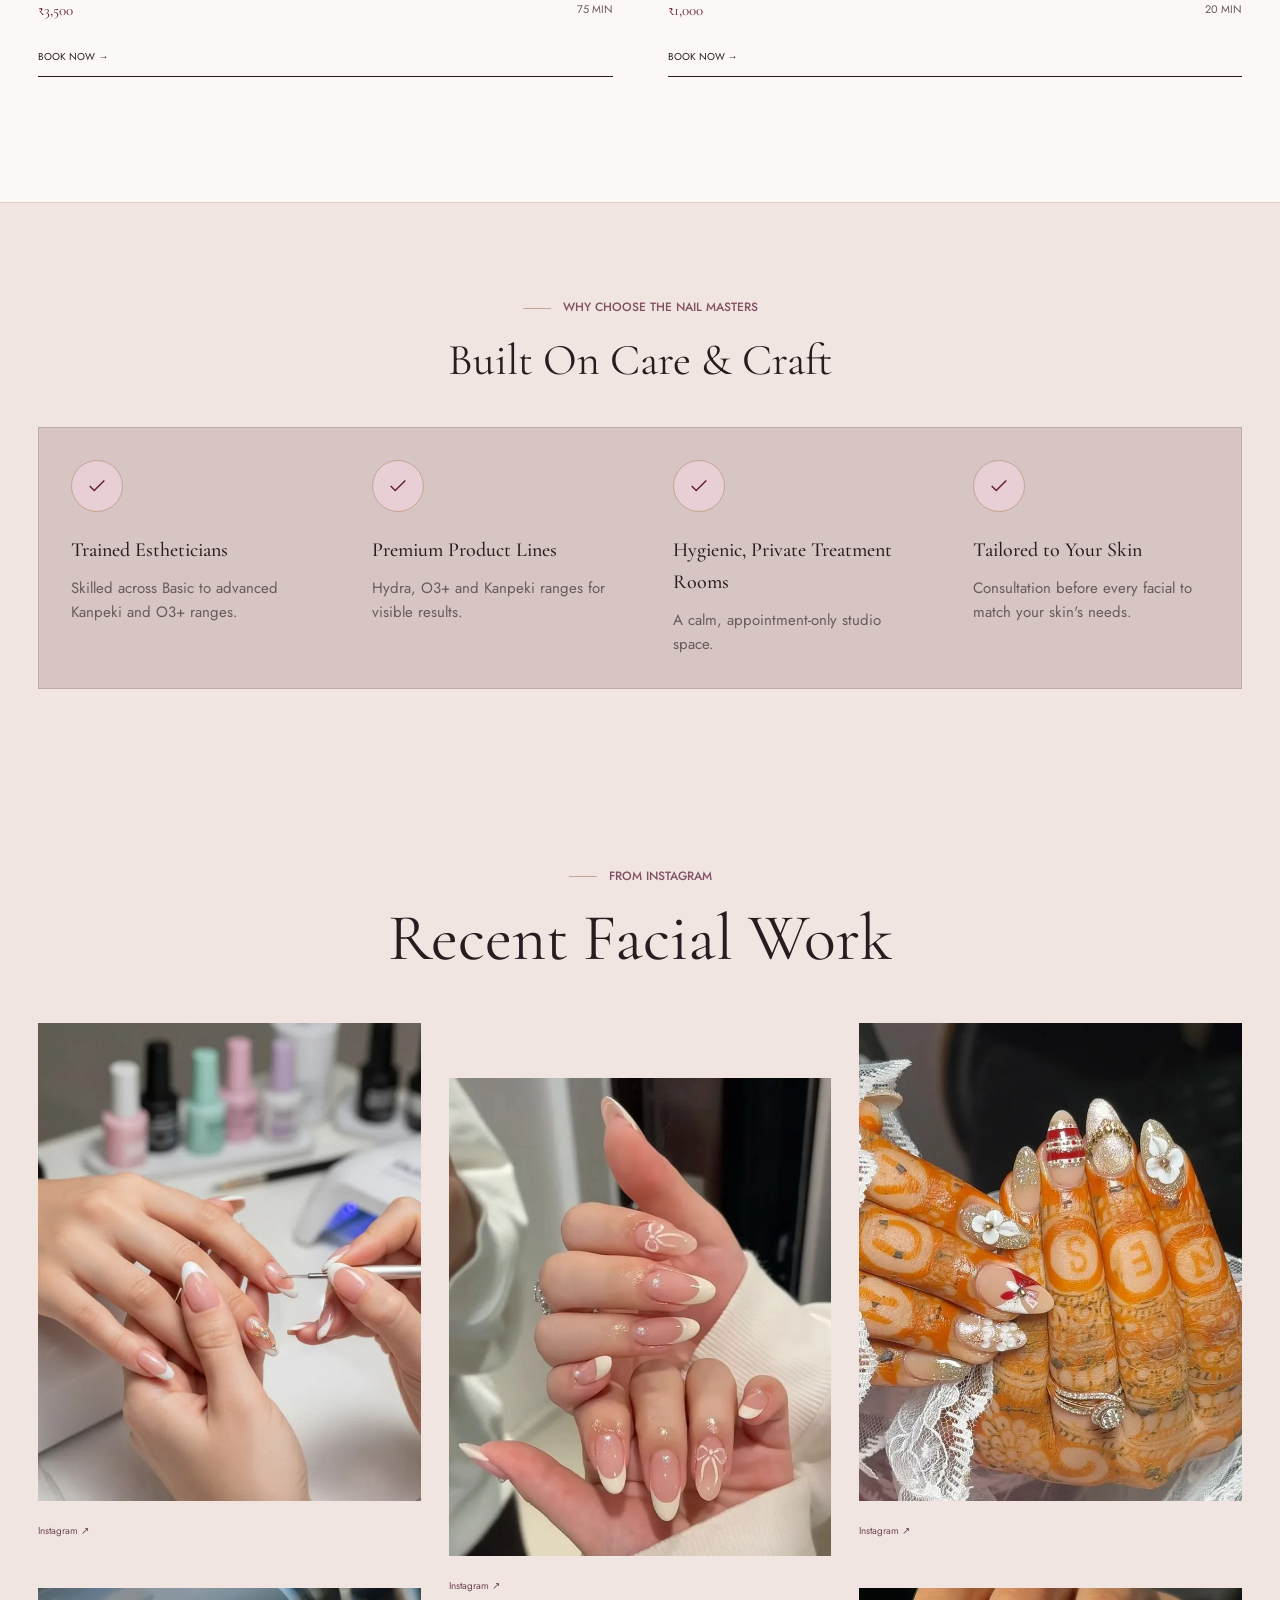
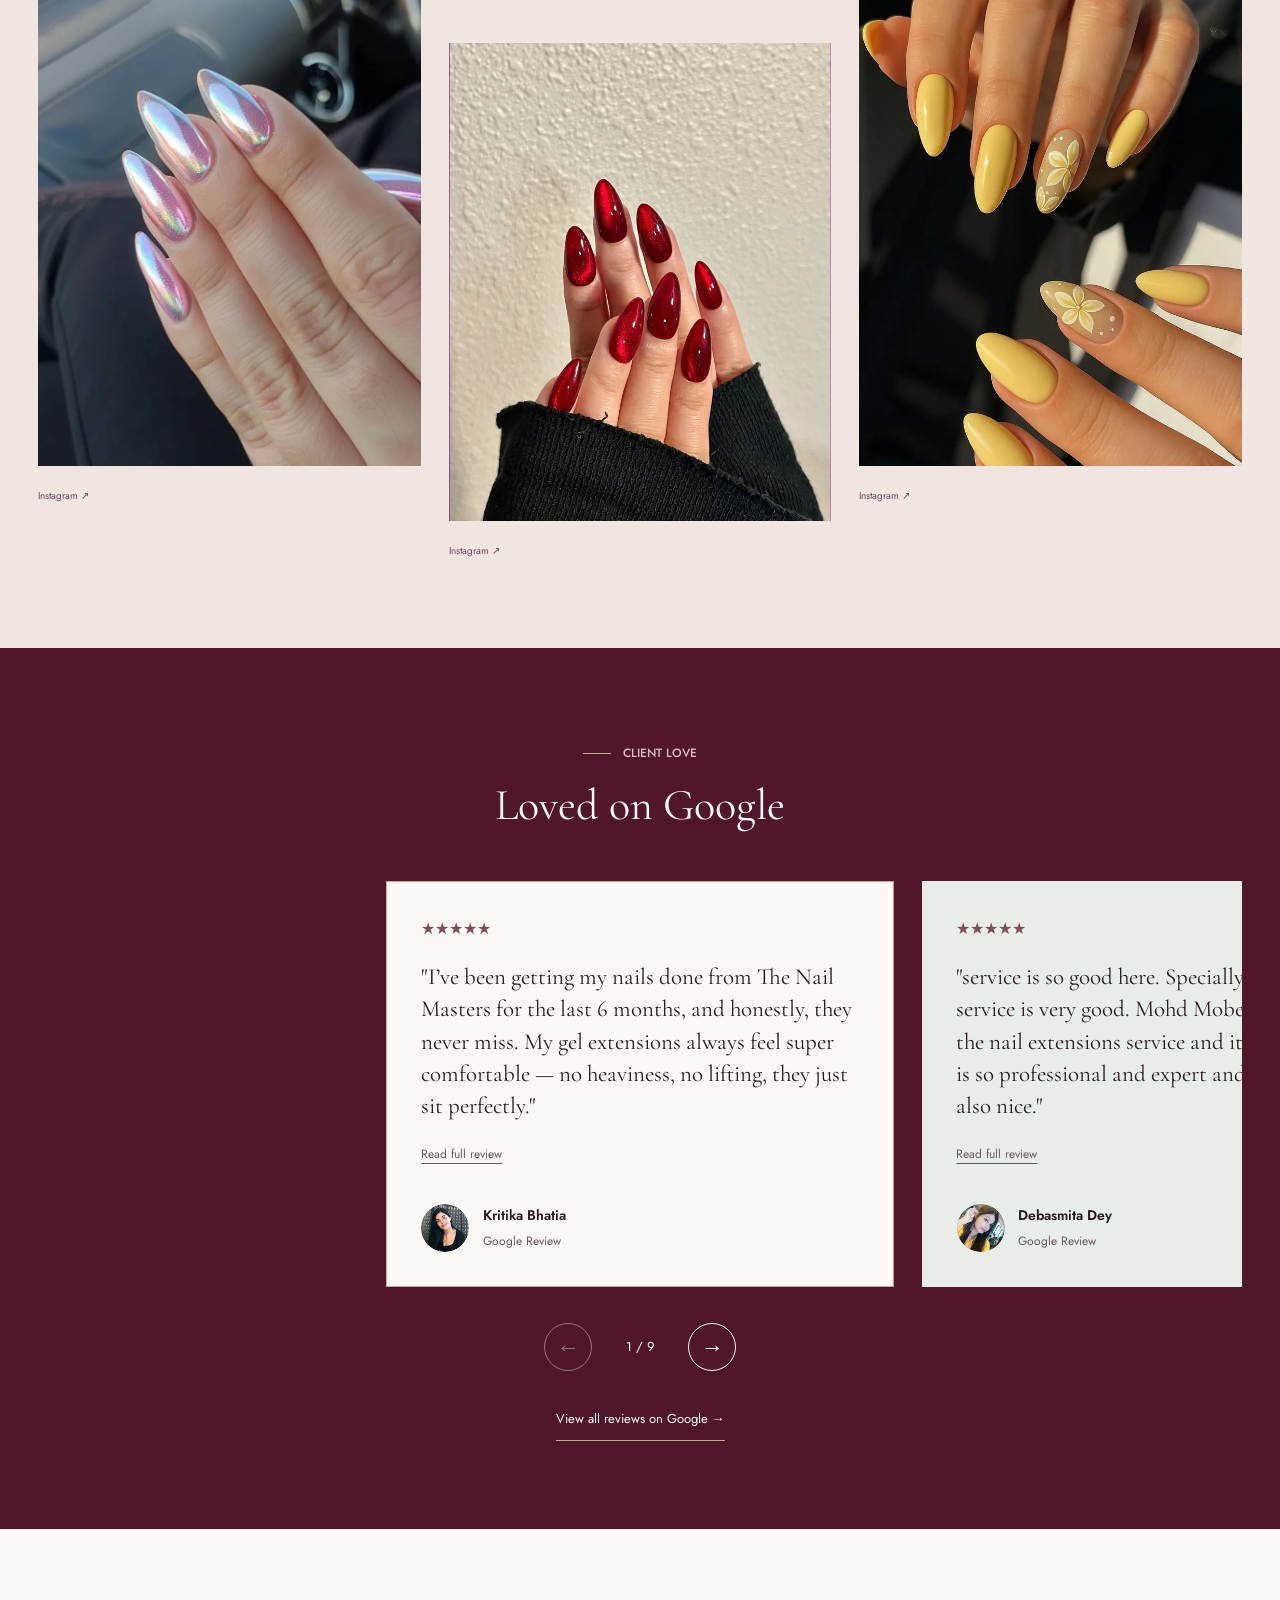
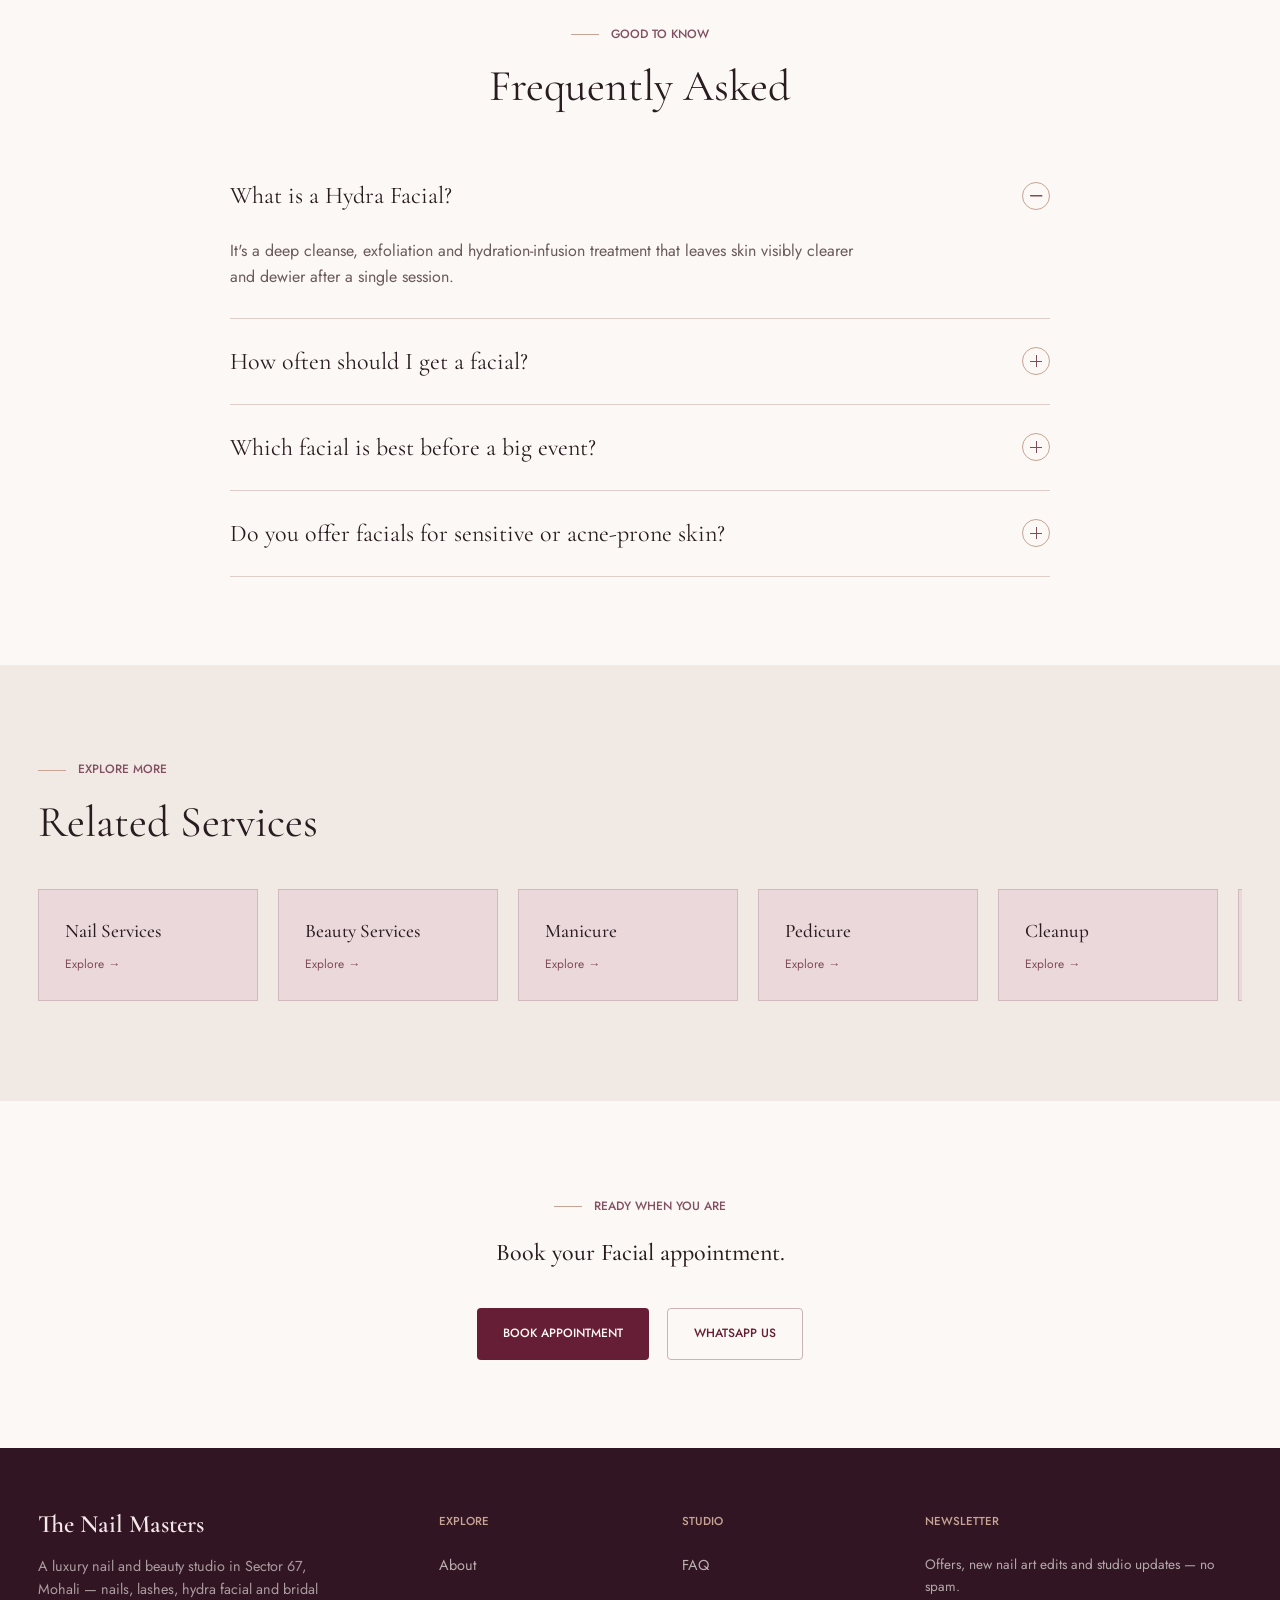
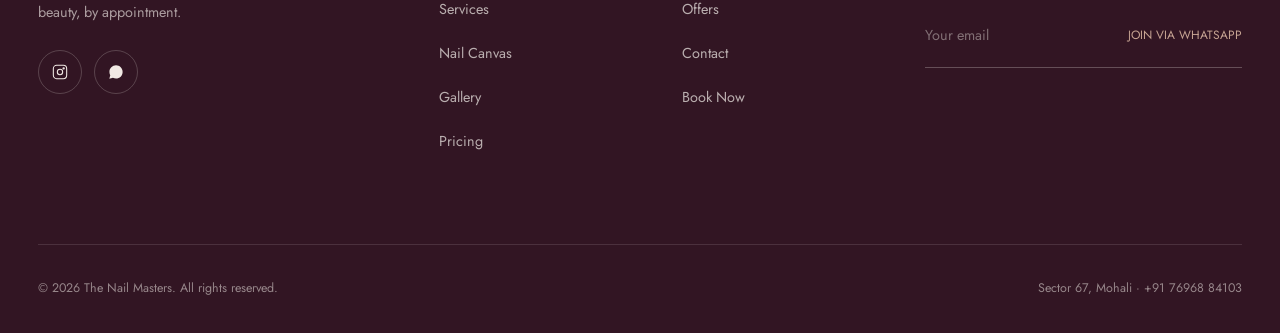
<file: services/facial.html>
﻿<!DOCTYPE html>
<html lang="en">
<head>
<meta charset="UTF-8">
<meta name="viewport" content="width=device-width, initial-scale=1.0, viewport-fit=cover">
<title>Facial in Mohali — The Nail Masters | Real Pricing &amp; Booking</title>
<meta name="description" content="Basic, Organic, Hydra, O3+ and Kanpeki facials in Sector 67, Mohali. Real pricing, expert estheticians, book online or via WhatsApp.">
<link rel="canonical" href="https://thenailmasters.in/services/facial.html">

<meta property="og:type" content="business.business">
<meta property="og:title" content="Facial in Mohali — The Nail Masters | Real Pricing &amp; Booking">
<meta property="og:description" content="Basic, Organic, Hydra, O3+ and Kanpeki facials in Sector 67, Mohali. Real pricing, expert estheticians, book online or via WhatsApp.">
<meta property="og:image" content="https://images.unsplash.com/photo-1552693673-1bf958298935?q=80&w=900">
<meta property="og:url" content="https://thenailmasters.in/services/facial.html">
<meta property="og:locale" content="en_IN">

<meta name="twitter:card" content="summary_large_image">
<meta name="twitter:title" content="Facial in Mohali — The Nail Masters | Real Pricing &amp; Booking">
<meta name="twitter:description" content="Basic, Organic, Hydra, O3+ and Kanpeki facials in Sector 67, Mohali. Real pricing, expert estheticians, book online or via WhatsApp.">
<meta name="twitter:image" content="https://images.unsplash.com/photo-1552693673-1bf958298935?q=80&w=900">

<script type="application/ld+json">
{
  "@context": "https://schema.org",
  "@type": "Service",
  "serviceType": "Facial",
  "provider": {
    "@type": "BeautySalon",
    "name": "The Nail Masters",
    "address": {
      "@type": "PostalAddress",
      "streetAddress": "DSS No.8, First Floor, Central Street, Sector-67",
      "addressLocality": "S.A.S Nagar (Mohali)",
      "addressRegion": "Punjab",
      "addressCountry": "IN"
    },
    "telephone": "+91-7696884103",
    "url": "https://thenailmasters.in/"
  },
  "areaServed": "Mohali, Punjab",
  "url": "https://thenailmasters.in/services/facial.html"
}
</script>
<script type="application/ld+json">
{
  "@context": "https://schema.org",
  "@type": "BreadcrumbList",
  "itemListElement": [
    {"@type":"ListItem","position":1,"name":"Home","item":"https://thenailmasters.in/"},
    {"@type":"ListItem","position":2,"name":"Services","item":"https://thenailmasters.in/services.html"},
    {"@type":"ListItem","position":3,"name":"Facial","item":"https://thenailmasters.in/services/facial.html"}
  ]
}
</script>
<script type="application/ld+json">
{
  "@context": "https://schema.org",
  "@type": "FAQPage",
  "mainEntity": [
    {"@type":"Question","name":"What is a Hydra Facial?","acceptedAnswer":{"@type":"Answer","text":"It's a deep cleanse, exfoliation and hydration-infusion treatment that leaves skin visibly clearer and dewier after a single session."}},{"@type":"Question","name":"How often should I get a facial?","acceptedAnswer":{"@type":"Answer","text":"Monthly is ideal for most skin types, though our estheticians can recommend a schedule based on your skin goals."}},{"@type":"Question","name":"Which facial is best before a big event?","acceptedAnswer":{"@type":"Answer","text":"Our Kanpeki or O3+ facials are popular choices for an intensive glow ahead of weddings or events — book at least a few days prior."}},{"@type":"Question","name":"Do you offer facials for sensitive or acne-prone skin?","acceptedAnswer":{"@type":"Answer","text":"Yes, our Organic Facial is a gentler option, and our estheticians will tailor products during consultation."}}
  ]
}
</script>
<link rel="icon" type="image/svg+xml" sizes="any" href="../assets/images/favicon-nm.svg">
<link rel="icon" type="image/png" sizes="32x32" href="../assets/images/favicon-nm-32.png">
<link rel="apple-touch-icon" sizes="180x180" href="../assets/images/apple-touch-icon-nm.png">

<meta name="referrer" content="strict-origin-when-cross-origin">
<link rel="stylesheet" href="../assets/fonts/fonts.css">
<link rel="stylesheet" href="../assets/vendor/swiper-bundle.min.css">

<link rel="stylesheet" href="../style.css">
<link rel="stylesheet" href="../services.css">
<link rel="stylesheet" href="../premium.css">
<link rel="stylesheet" href="../serene-luxe.css">
<noscript><style>.nav-links{visibility:visible;position:static;width:auto;height:auto;flex-wrap:wrap;padding:12px;gap:12px;box-shadow:none}.nav-inner{flex-wrap:wrap}header{position:static}.burger{display:none}.faq-a{max-height:none}.testi-card p{display:block}.footer-news form,#bookingForm,#contactForm{display:none}</style></noscript>
</head>
<body>
<a class="skip-link" href="#main-content">Skip to content</a>
<header id="siteHeader">
  <div class="container nav-inner">
    <a href="../index.html#home" class="logo"><b>The Nail Masters</b><small>Studio &amp; Beauty Lounge</small></a>
    <nav class="nav-links" id="navLinks">
      <a href="../index.html#about">About</a>
      <div class="has-dropdown" id="servicesDropdown">
        <span class="dropdown-trigger">
          <a href="../services.html">Services</a>
          <svg width="12" height="12" viewBox="0 0 24 24" fill="none" stroke="currentColor" stroke-width="2"><path d="M6 9l6 6 6-6"/></svg>
        </span>
        <div class="nav-dropdown">
          <a href="../services/nails.html"><svg width="16" height="16" viewBox="0 0 24 24" fill="none" stroke="currentColor" stroke-width="1.6"><path d="M12 2c2 3 3 6 3 9a3 3 0 1 1-6 0c0-3 1-6 3-9Z"/></svg>Nail Services</a>
      <a href="../services/beauty.html"><svg width="16" height="16" viewBox="0 0 24 24" fill="none" stroke="currentColor" stroke-width="1.6"><path d="M12 21s-7-4.35-9.5-8.5C1 9 2.5 5 6.5 5c2 0 3.5 1.2 5.5 3.5C14 6.2 15.5 5 17.5 5c4 0 5.5 4 4 7.5C19 16.65 12 21 12 21Z"/></svg>Beauty Services</a>
      <a href="../services/manicure.html"><svg width="16" height="16" viewBox="0 0 24 24" fill="none" stroke="currentColor" stroke-width="1.6"><path d="M6 3v18M6 3h9a4 4 0 0 1 0 8H6"/></svg>Manicure</a>
      <a href="../services/pedicure.html"><svg width="16" height="16" viewBox="0 0 24 24" fill="none" stroke="currentColor" stroke-width="1.6"><path d="M12 3c-4 3-7 6-7 10a7 7 0 0 0 14 0c0-4-3-7-7-10Z"/></svg>Pedicure</a>
      <a href="../services/cleanup.html"><svg width="16" height="16" viewBox="0 0 24 24" fill="none" stroke="currentColor" stroke-width="1.6"><circle cx="12" cy="12" r="8"/><circle cx="12" cy="12" r="3"/></svg>Cleanup</a>
      <a href="../services/facial.html"><svg width="16" height="16" viewBox="0 0 24 24" fill="none" stroke="currentColor" stroke-width="1.6"><circle cx="12" cy="12" r="8"/><circle cx="12" cy="12" r="3"/></svg>Facial</a>
      <a href="../services/eyelashes.html"><svg width="16" height="16" viewBox="0 0 24 24" fill="none" stroke="currentColor" stroke-width="1.6"><path d="M2 12c3-4 7-6 10-6s7 2 10 6c-3 4-7 6-10 6s-7-2-10-6Z"/><circle cx="12" cy="12" r="2"/></svg>Eyelashes</a>
      
        </div>
      </div>
      <a href="../index.html#nail-canvas">Nail Canvas</a>
      <a href="../index.html#gallery">Gallery</a>
      <a href="../index.html#pricing">Pricing</a>
      <a href="../index.html#offers">Offers</a>
      <a href="../index.html#faq">FAQ</a>
      <a href="../contact.html">Contact</a>
    </nav>
    <div class="nav-cta">
      <a class="icon-btn" href="https://www.instagram.com/thenailmasters.in/" target="_blank" rel="noopener" aria-label="Instagram">
        <svg width="18" height="18" viewBox="0 0 24 24" fill="none" stroke="currentColor" stroke-width="1.6"><rect x="2" y="2" width="20" height="20" rx="5"/><circle cx="12" cy="12" r="4"/><circle cx="17.5" cy="6.5" r="1"/></svg>
      </a>
      <a class="btn btn-gold" href="../booking.html">Book Now</a>
      <button class="burger" id="burger" aria-label="Menu"><span></span><span></span><span></span></button>
    </div>
  </div>
</header>
<main id="main-content">


<section class="svc-hero" id="home">
  <div class="container svc-hero-grid">
    <div>
      <div class="breadcrumb" data-aos="fade-up">
        <a href="../index.html">Home</a><span class="sep">/</span>
        <a href="../services.html">Services</a><span class="sep">/</span>
        <span class="current">Facial</span>
      </div>
      <div class="hero-eyebrow eyebrow" data-aos="fade-up">Skin Therapy &middot; Sector 67, Mohali</div>
      <h1 data-aos="fade-up" data-aos-delay="100">Deep hydration for<br>visibly <em>clearer skin</em>.</h1>
      <p class="lead" data-aos="fade-up" data-aos-delay="200">From a classic Basic Facial to our advanced Kanpeki and O3+ treatments — deep cleanse, exfoliation and hydration in every session.</p>
      <div class="svc-hero-cta" data-aos="fade-up" data-aos-delay="300">
        <a href="../booking.html" class="btn btn-gold">Book Appointment</a>
        <a href="https://wa.me/917696884103" target="_blank" rel="noopener" class="btn btn-outline">
          <svg width="16" height="16" viewBox="0 0 24 24" fill="currentColor"><path d="M12.04 2C6.58 2 2.13 6.45 2.13 11.91c0 1.75.46 3.39 1.26 4.81L2 22l5.42-1.36a9.9 9.9 0 0 0 4.62 1.14h.01c5.46 0 9.9-4.45 9.9-9.91 0-2.65-1.03-5.13-2.9-7C17.17 3.03 14.68 2 12.04 2m.01 1.8c2.16 0 4.19.84 5.72 2.38a8.03 8.03 0 0 1 2.36 5.73c0 4.47-3.64 8.11-8.1 8.11a8.1 8.1 0 0 1-4.13-1.13l-.3-.17-3.02.79.8-2.93-.19-.3a8.06 8.06 0 0 1-1.24-4.31c0-4.47 3.65-8.11 8.1-8.11M8.5 7.6c-.17 0-.44.06-.67.32-.23.25-.87.85-.87 2.08 0 1.22.9 2.4 1.02 2.57.13.16 1.75 2.8 4.32 3.82 2.14.85 2.57.68 3.04.64.46-.04 1.5-.61 1.71-1.2.21-.6.21-1.1.15-1.21-.06-.11-.23-.17-.48-.3-.25-.13-1.5-.74-1.73-.82-.23-.09-.4-.13-.57.13-.17.25-.65.82-.8.99-.15.17-.29.19-.54.06-.25-.12-1.05-.39-2-1.23-.74-.66-1.24-1.47-1.39-1.72-.14-.25-.01-.38.11-.51.11-.11.25-.29.37-.44.12-.15.16-.25.24-.42.08-.17.04-.31-.02-.44C9.71 9.4 9.2 8.14 9 7.65c-.17-.42-.36-.42-.5-.43z"/></svg>
          WhatsApp Us
        </a>
      </div>
    </div>
    <div class="svc-hero-visual" data-aos="fade-left" data-aos-delay="150">
      <div class="hero-float" style="position:absolute;top:-24px;right:20px;">
        <span class="dot"></span>Book your glow before events
      </div>
      <div class="svc-hero-frame">
        <img src="../assets/images/source-5bbc6bca66-800.webp" srcset="../assets/images/source-5bbc6bca66-400.webp 400w, ../assets/images/source-5bbc6bca66-800.webp 800w, ../assets/images/source-5bbc6bca66-900.webp 900w" sizes="(max-width: 780px) 100vw, 60vw" width="900" height="598" alt="Hydra facial treatment at The Nail Masters, Mohali" loading="eager" decoding="async" fetchpriority="high">
      </div>
      <div class="svc-hero-badge"><b>6</b><span>Facial Treatments</span></div>
    </div>
  </div>
</section>

<section class="section section--tint" id="menu">
  <div class="container">
    <div class="section-head center">
      <div class="eyebrow">Facial Menu</div>
      <h2>Pricing &amp; Treatments</h2>
      <svg class="brush" viewBox="0 0 120 20"><path d="M4 14 Q 30 2, 60 12 T 116 8"/></svg>
      <p>All prices listed are current studio rates. Durations are estimated and may vary slightly by design or condition.</p>
    </div>
    <div class="menu-grid">
      
      <article class="menu-card" data-aos="fade-up">
        <h3>Basic Facial</h3>
        <p class="desc">Classic cleanse, exfoliation and massage for a fresh everyday glow.</p>
        <div class="menu-meta"><span class="price">₹1,500</span><span class="dur">50 min</span></div>
        <a href="../booking.html" class="link-arrow">Book Now &rarr;</a>
      </article>
      <article class="menu-card" data-aos="fade-up">
        <h3>Organic Facial</h3>
        <p class="desc">Plant-based facial for gentler, calming hydration.</p>
        <div class="menu-meta"><span class="price">₹2,000</span><span class="dur">55 min</span></div>
        <a href="../booking.html" class="link-arrow">Book Now &rarr;</a>
      </article>
      <article class="menu-card" data-aos="fade-up">
        <h3>Hydra Facial</h3>
        <p class="desc">Deep cleanse, exfoliation and hydration infusion for visibly clearer, dewier skin.</p>
        <div class="menu-meta"><span class="price">₹2,500</span><span class="dur">60 min</span></div>
        <a href="../booking.html" class="link-arrow">Book Now &rarr;</a>
      </article>
      <article class="menu-card" data-aos="fade-up">
        <h3>O3+ Facial</h3>
        <p class="desc">Premium O3+ range facial for deeper repair and brightening.</p>
        <div class="menu-meta"><span class="price">₹3,000</span><span class="dur">65 min</span></div>
        <a href="../booking.html" class="link-arrow">Book Now &rarr;</a>
      </article>
      <article class="menu-card" data-aos="fade-up">
        <h3>Kanpeki Facial</h3>
        <p class="desc">Our most advanced facial — intensive hydration and skin renewal.</p>
        <div class="menu-meta"><span class="price">₹3,500</span><span class="dur">75 min</span></div>
        <a href="../booking.html" class="link-arrow">Book Now &rarr;</a>
      </article>
      <article class="menu-card" data-aos="fade-up">
        <h3>Power Mask</h3>
        <p class="desc">Targeted mask treatment for an instant hydration or brightening boost.</p>
        <div class="menu-meta"><span class="price">₹1,000</span><span class="dur">20 min</span></div>
        <a href="../booking.html" class="link-arrow">Book Now &rarr;</a>
      </article>
    </div>
  </div>
</section>

<section class="section" id="benefits">
  <div class="container">
    <div class="section-head center">
      <div class="eyebrow">Why Choose The Nail Masters</div>
      <h2>Built On Care &amp; Craft</h2>
      <svg class="brush" viewBox="0 0 120 20"><path d="M4 14 Q 30 2, 60 12 T 116 8"/></svg>
    </div>
    <div class="benefit-grid" data-aos="fade-up">
      
      <div class="benefit-card">
        <div class="service-icon"><svg width="22" height="22" viewBox="0 0 24 24" fill="none" stroke="currentColor" stroke-width="1.6"><path d="M20 6L9 17l-5-5"/></svg></div>
        <h3>Trained Estheticians</h3>
        <p>Skilled across Basic to advanced Kanpeki and O3+ ranges.</p>
      </div>
      <div class="benefit-card">
        <div class="service-icon"><svg width="22" height="22" viewBox="0 0 24 24" fill="none" stroke="currentColor" stroke-width="1.6"><path d="M20 6L9 17l-5-5"/></svg></div>
        <h3>Premium Product Lines</h3>
        <p>Hydra, O3+ and Kanpeki ranges for visible results.</p>
      </div>
      <div class="benefit-card">
        <div class="service-icon"><svg width="22" height="22" viewBox="0 0 24 24" fill="none" stroke="currentColor" stroke-width="1.6"><path d="M20 6L9 17l-5-5"/></svg></div>
        <h3>Hygienic, Private Treatment Rooms</h3>
        <p>A calm, appointment-only studio space.</p>
      </div>
      <div class="benefit-card">
        <div class="service-icon"><svg width="22" height="22" viewBox="0 0 24 24" fill="none" stroke="currentColor" stroke-width="1.6"><path d="M20 6L9 17l-5-5"/></svg></div>
        <h3>Tailored to Your Skin</h3>
        <p>Consultation before every facial to match your skin's needs.</p>
      </div>
    </div>
  </div>
</section>

<section class="section section--tint" id="gallery">
  <div class="container">
    <div class="section-head center">
      <div class="eyebrow">From Instagram</div>
      <h2>Recent Facial Work</h2>
      <svg class="brush" viewBox="0 0 120 20"><path d="M4 14 Q 30 2, 60 12 T 116 8"/></svg>
    </div>
    <div class="insta-strip" data-aos="fade-up">
      <a href="https://www.instagram.com/thenailmasters.in/" target="_blank" rel="noopener"><img src="../assets/images/source-c63c636026-800.webp" srcset="../assets/images/source-c63c636026-400.webp 400w, ../assets/images/source-c63c636026-800.webp 800w, ../assets/images/source-c63c636026-1024.webp 1024w" sizes="(max-width: 780px) 50vw, 420px" width="1024" height="1024" alt="Facial work at The Nail Masters, Mohali" loading="lazy" decoding="async"></a>
      <a href="https://www.instagram.com/thenailmasters.in/" target="_blank" rel="noopener"><img src="../assets/images/source-ca5c9bae46-735.webp" srcset="../assets/images/source-ca5c9bae46-400.webp 400w, ../assets/images/source-ca5c9bae46-735.webp 735w" sizes="(max-width: 780px) 50vw, 420px" width="735" height="865" alt="Facial work at The Nail Masters, Mohali" loading="lazy" decoding="async"></a>
      <a href="https://www.instagram.com/thenailmasters.in/" target="_blank" rel="noopener"><img src="../assets/images/source-3716ba1e10-720.webp" srcset="../assets/images/source-3716ba1e10-400.webp 400w, ../assets/images/source-3716ba1e10-720.webp 720w" sizes="(max-width: 780px) 50vw, 420px" width="720" height="960" alt="Facial work at The Nail Masters, Mohali" loading="lazy" decoding="async"></a>
      <a href="https://www.instagram.com/thenailmasters.in/" target="_blank" rel="noopener"><img src="../assets/images/source-45f22c887e-800.webp" srcset="../assets/images/source-45f22c887e-400.webp 400w, ../assets/images/source-45f22c887e-800.webp 800w, ../assets/images/source-45f22c887e-816.webp 816w" sizes="(max-width: 780px) 50vw, 420px" width="816" height="1456" alt="Facial work at The Nail Masters, Mohali" loading="lazy" decoding="async"></a>
      <a href="https://www.instagram.com/thenailmasters.in/" target="_blank" rel="noopener"><img src="../assets/images/source-39971fd02a-736.webp" srcset="../assets/images/source-39971fd02a-400.webp 400w, ../assets/images/source-39971fd02a-736.webp 736w" sizes="(max-width: 780px) 50vw, 420px" width="736" height="981" alt="Facial work at The Nail Masters, Mohali" loading="lazy" decoding="async"></a>
      <a href="https://www.instagram.com/thenailmasters.in/" target="_blank" rel="noopener"><img src="../assets/images/source-b5896966f7-736.webp" srcset="../assets/images/source-b5896966f7-400.webp 400w, ../assets/images/source-b5896966f7-736.webp 736w" sizes="(max-width: 780px) 50vw, 420px" width="736" height="1104" alt="Facial work at The Nail Masters, Mohali" loading="lazy" decoding="async"></a>
      
    </div>
  </div>
</section>

<section class="section section--dark" id="testimonials">
  <div class="container">
    <div class="section-head center">
      <div class="eyebrow" style="color:var(--rosegold)">Client Love</div>
      <h2>Loved on Google</h2>
      <svg class="brush" viewBox="0 0 120 20" style="margin-left:auto;margin-right:auto"><path d="M4 14 Q 30 2, 60 12 T 116 8"/></svg>
    </div>
    <div class="swiper testiSwiper" data-aos="fade-up">
      <div class="swiper-wrapper">
        <div class="swiper-slide"><div class="testi-card">
          <div class="testi-stars">★★★★★</div>
          <p>"I’ve been getting my nails done from The Nail Masters for the last 6 months, and honestly, they never miss. My gel extensions always feel super comfortable — no heaviness, no lifting, they just sit perfectly."</p>
          <div class="testi-who"><img src="../assets/images/source-51fde7ee76-90.webp" srcset="../assets/images/source-51fde7ee76-90.webp 90w" sizes="48px" width="90" height="90" alt="Client" decoding="async"><div><b>Kritika Bhatia</b><span>Google Review</span></div></div>
        </div></div>
        <div class="swiper-slide"><div class="testi-card">
          <div class="testi-stars">★★★★★</div>
          <p>"service is so good here. Specially Nail extensions service is very good. Mohd Mobeen has given me the nail extensions service and it was so good, he is so professional and expert and behaviour is also nice."</p>
          <div class="testi-who"><img src="../assets/images/source-642eca51be-90.webp" srcset="../assets/images/source-642eca51be-90.webp 90w" sizes="48px" width="90" height="90" alt="Client" decoding="async"><div><b>Debasmita Dey</b><span>Google Review</span></div></div>
        </div></div>
        <div class="swiper-slide"><div class="testi-card">
          <div class="testi-stars">★★★★★</div>
          <p>"Absolutely blown away by the amazing work done by the nail masters! Their attention to detail, creativity is unmatched. My nails turned out even better than I imagined—flawless finish, perfect shape."</p>
          <div class="testi-who"><img src="../assets/images/source-dd3d6bec91-90.webp" srcset="../assets/images/source-dd3d6bec91-90.webp 90w" sizes="48px" width="90" height="90" alt="Client" decoding="async"><div><b>Aparna Khanna1110</b><span>Google Review</span></div></div>
        </div></div>
        <div class="swiper-slide"><div class="testi-card">
          <div class="testi-stars">★★★★★</div>
          <p>"My go-to place ! Perfect location which is easily accessible. Great service …the nail technicians are very professional and cordial as well."</p>
          <div class="testi-who"><img src="../assets/images/source-099378ce1f-90.webp" srcset="../assets/images/source-099378ce1f-90.webp 90w" sizes="48px" width="90" height="90" alt="Client" decoding="async"><div><b>Shirin Chaudhary</b><span>Google Review</span></div></div>
        </div></div>
        <div class="swiper-slide"><div class="testi-card">
          <div class="testi-stars">★★★★★</div>
          <p>"I had a great experience at Nail Masters. The entire process was hygienic, the staff was very cooperative, and the prices were quite reasonable"</p>
          <div class="testi-who"><img src="../assets/images/source-b543eea188-90.webp" srcset="../assets/images/source-b543eea188-90.webp 90w" sizes="48px" width="90" height="90" alt="Client" decoding="async"><div><b>Srishti Gaba</b><span>Google Review</span></div></div>
        </div></div>
        <div class="swiper-slide"><div class="testi-card">
          <div class="testi-stars">★★★★★</div>
          <p>"Very nice services provided over here. Polite nature , nd there Work is good . Will visit here soon 💖"</p>
          <div class="testi-who"><img src="../assets/images/source-bd7d1b68eb-90.webp" srcset="../assets/images/source-bd7d1b68eb-90.webp 90w" sizes="48px" width="90" height="90" alt="Client" decoding="async"><div><b>Simran Tomar</b><span>Google Review</span></div></div>
        </div></div>
        <div class="swiper-slide"><div class="testi-card">
          <div class="testi-stars">★★★★★</div>
          <p>"very nice staff natasha did my extention and also very friendly i really enjoyed doing this thank nail Master ✅✅🎊❤️❤️❤️❤️ …"</p>
          <div class="testi-who"><img src="../assets/images/source-a6c1035ac3-45.webp" srcset="../assets/images/source-a6c1035ac3-45.webp 45w" sizes="48px" width="45" height="45" alt="Client" decoding="async"><div><b>Mehak Kamboj</b><span>Google Review</span></div></div>
        </div></div><div class="swiper-slide"><div class="testi-card">
          <div class="testi-stars">★★★★★</div>
          <p>"It was my first time visiting the nail masters. Amazing experience, friendly and generous people. Will be visiting soon!"</p>
          <div class="testi-who"><img src="../assets/images/source-abb10aeab2-45.webp" srcset="../assets/images/source-abb10aeab2-45.webp 45w" sizes="48px" width="45" height="45" alt="Client" decoding="async"><div><b>Shivi Razdan</b><span>Google Review</span></div></div>
        </div></div><div class="swiper-slide"><div class="testi-card">
          <div class="testi-stars">★★★★★</div>
          <p>"I got my nails done + manicure and pedicure.Everything was done by Natasha. She was really sweet and did her job professionally.I'm really impressed by her."</p>
          <div class="testi-who"><img src="../assets/images/source-a2a759e709-45.webp" srcset="../assets/images/source-a2a759e709-45.webp 45w" sizes="48px" width="45" height="45" alt="Client" decoding="async"><div><b>SIMON SEHGAL</b><span>Google Review</span></div></div>
        </div></div>
        </div></div>
      </div>
    </div>
  </div>
  <a class="review-all" href="https://maps.app.goo.gl/Sv2ticWDZk9cAPgM8" target="_blank" rel="noopener noreferrer">View all reviews on Google &rarr;</a>
</section>

<section class="section" id="faq">
  <div class="container">
    <div class="section-head center">
      <div class="eyebrow">Good to Know</div>
      <h2>Frequently Asked</h2>
      <svg class="brush" viewBox="0 0 120 20"><path d="M4 14 Q 30 2, 60 12 T 116 8"/></svg>
    </div>
    <div class="faq-wrap" data-aos="fade-up">
      
      <div class="faq-item open">
        <button class="faq-q" type="button"><span>What is a Hydra Facial?</span><span class="plus"></span></button>
        <div class="faq-a"><p>It's a deep cleanse, exfoliation and hydration-infusion treatment that leaves skin visibly clearer and dewier after a single session.</p></div>
      </div>
      <div class="faq-item">
        <button class="faq-q" type="button"><span>How often should I get a facial?</span><span class="plus"></span></button>
        <div class="faq-a"><p>Monthly is ideal for most skin types, though our estheticians can recommend a schedule based on your skin goals.</p></div>
      </div>
      <div class="faq-item">
        <button class="faq-q" type="button"><span>Which facial is best before a big event?</span><span class="plus"></span></button>
        <div class="faq-a"><p>Our Kanpeki or O3+ facials are popular choices for an intensive glow ahead of weddings or events — book at least a few days prior.</p></div>
      </div>
      <div class="faq-item">
        <button class="faq-q" type="button"><span>Do you offer facials for sensitive or acne-prone skin?</span><span class="plus"></span></button>
        <div class="faq-a"><p>Yes, our Organic Facial is a gentler option, and our estheticians will tailor products during consultation.</p></div>
      </div>
    </div>
  </div>
</section>

<section class="section section--tint" id="related">
  <div class="container">
    <div class="section-head">
      <div class="eyebrow">Explore More</div>
      <h2>Related Services</h2>
      <svg class="brush" viewBox="0 0 120 20"><path d="M4 14 Q 30 2, 60 12 T 116 8"/></svg>
    </div>
    <div class="related-strip" data-aos="fade-up">
      
      <a href="nails.html" class="related-card">
        <h4>Nail Services</h4>
        <span>Explore &rarr;</span>
      </a>
      <a href="beauty.html" class="related-card">
        <h4>Beauty Services</h4>
        <span>Explore &rarr;</span>
      </a>
      <a href="manicure.html" class="related-card">
        <h4>Manicure</h4>
        <span>Explore &rarr;</span>
      </a>
      <a href="pedicure.html" class="related-card">
        <h4>Pedicure</h4>
        <span>Explore &rarr;</span>
      </a>
      <a href="cleanup.html" class="related-card">
        <h4>Cleanup</h4>
        <span>Explore &rarr;</span>
      </a>
      <a href="eyelashes.html" class="related-card">
        <h4>Eyelashes</h4>
        <span>Explore &rarr;</span>
      </a>
    </div>
  </div>
</section>

<section class="section" id="contact-cta">
  <div class="container" style="text-align:center;">
    <div class="eyebrow" style="justify-content:center;">Ready When You Are</div>
    <h2 style="margin-top:18px;">Book your Facial appointment.</h2>
    <svg class="brush" viewBox="0 0 120 20" style="margin-left:auto;margin-right:auto;"><path d="M4 14 Q 30 2, 60 12 T 116 8"/></svg>
    <div class="svc-hero-cta" style="justify-content:center;margin-top:36px;">
      <a href="../booking.html" class="btn btn-gold">Book Appointment</a>
      <a href="https://wa.me/917696884103" target="_blank" rel="noopener" class="btn btn-outline">WhatsApp Us</a>
    </div>
  </div>
</section>

</main>
<footer>
  <div class="container">
    <div class="footer-grid">
      <div class="footer-brand">
        <a href="../index.html#home" class="logo"><b>The Nail Masters</b></a>
        <p>A luxury nail and beauty studio in Sector 67, Mohali — nails, lashes, hydra facial and bridal beauty, by appointment.</p>
        <div class="footer-social">
          <a class="icon-btn" style="border-color:rgba(251,247,241,.2)" href="https://www.instagram.com/thenailmasters.in/" target="_blank" rel="noopener" aria-label="Instagram">
            <svg width="16" height="16" viewBox="0 0 24 24" fill="none" stroke="currentColor" stroke-width="1.6"><rect x="2" y="2" width="20" height="20" rx="5"/><circle cx="12" cy="12" r="4"/><circle cx="17.5" cy="6.5" r="1"/></svg>
          </a>
          <a class="icon-btn" style="border-color:rgba(251,247,241,.2)" href="https://wa.me/917696884103" target="_blank" rel="noopener" aria-label="WhatsApp">
            <svg width="16" height="16" viewBox="0 0 24 24" fill="currentColor"><path d="M12.04 2C6.58 2 2.13 6.45 2.13 11.91c0 1.75.46 3.39 1.26 4.81L2 22l5.42-1.36a9.9 9.9 0 0 0 4.62 1.14h.01c5.46 0 9.9-4.45 9.9-9.91 0-2.65-1.03-5.13-2.9-7C17.17 3.03 14.68 2 12.04 2"/></svg>
          </a>
        </div>
      </div>
      <div class="footer-col">
        <h4>Explore</h4>
        <a href="../index.html#about">About</a>
        <a href="../services.html">Services</a>
        <a href="../index.html#nail-canvas">Nail Canvas</a>
        <a href="../index.html#gallery">Gallery</a>
        <a href="../index.html#pricing">Pricing</a>
      </div>
      <div class="footer-col">
        <h4>Studio</h4>
        <a href="../index.html#faq">FAQ</a>
        <a href="../index.html#offers">Offers</a>
        <a href="../contact.html">Contact</a>
        <a href="../booking.html">Book Now</a>
      </div>
      <div class="footer-col footer-news">
        <h4>Newsletter</h4>
        <p style="font-size:0.85rem;color:rgba(251,247,241,.65);">Offers, new nail art edits and studio updates — no spam.</p>
        <form>
          <input type="email" placeholder="Your email" required>
          <button type="submit">Join via WhatsApp</button>
        </form>
      </div>
    </div>
    <div class="footer-bottom">
      <span>&copy; 2026 The Nail Masters. All rights reserved.</span>
      <span>Sector 67, Mohali &middot; +91 76968 84103</span>
    </div>
  </div>
</footer>

<div class="floating-actions">
  <a class="fab fab-whatsapp" href="https://wa.me/917696884103" target="_blank" rel="noopener" aria-label="WhatsApp">
    <svg width="26" height="26" viewBox="0 0 24 24" fill="none" stroke="currentColor" stroke-width="1.65" stroke-linecap="round" stroke-linejoin="round" aria-hidden="true"><path d="M20.9 11.7a8.9 8.9 0 0 1-13.1 7.8L3 21l1.5-4.6A8.9 8.9 0 1 1 20.9 11.7Z"/><path d="m8.1 7.3-.7.8c-.6.7-.2 2.5 1.2 4.1 1.5 1.7 3.5 2.7 4.3 2.2l.9-.6-1.9-1.4-.8.7a7.5 7.5 0 0 1-2.7-2.7l.7-.8-1-2.3Z" fill="currentColor" stroke="none"/></svg>
    <span class="fab-label" aria-hidden="true">WhatsApp</span>
  </a>
  <a class="fab fab-call" href="tel:+917696884103" aria-label="Call">
    <svg width="24" height="24" viewBox="0 0 24 24" fill="none" stroke="currentColor" stroke-width="1.65" stroke-linecap="round" stroke-linejoin="round" aria-hidden="true"><path d="M7.5 3H5a2 2 0 0 0-2 2.2A18.7 18.7 0 0 0 18.8 21a2 2 0 0 0 2.2-2v-2.5l-5-2-1.8 1.8a15 15 0 0 1-6.5-6.5L9.5 8 7.5 3Z"/><path d="M14 3a7 7 0 0 1 7 7M14 7a3 3 0 0 1 3 3"/></svg>
    <span class="fab-label" aria-hidden="true">Call the studio</span>
  </a>
</div>

<div class="sticky-mobile-bar">
  <a href="../booking.html" class="smb-book"><svg width="15" height="15" viewBox="0 0 24 24" fill="none" stroke="currentColor" stroke-width="2"><rect x="3" y="4" width="18" height="18" rx="2"/><path d="M16 2v4M8 2v4M3 10h18"/></svg>Book</a>
  <a href="https://wa.me/917696884103" target="_blank" rel="noopener" class="smb-wa"><svg width="26" height="26" viewBox="0 0 24 24" fill="none" stroke="currentColor" stroke-width="1.65" stroke-linecap="round" stroke-linejoin="round" aria-hidden="true"><path d="M20.9 11.7a8.9 8.9 0 0 1-13.1 7.8L3 21l1.5-4.6A8.9 8.9 0 1 1 20.9 11.7Z"/><path d="m8.1 7.3-.7.8c-.6.7-.2 2.5 1.2 4.1 1.5 1.7 3.5 2.7 4.3 2.2l.9-.6-1.9-1.4-.8.7a7.5 7.5 0 0 1-2.7-2.7l.7-.8-1-2.3Z" fill="currentColor" stroke="none"/></svg>WhatsApp</a>
  <a href="tel:+917696884103" class="smb-call" aria-label="Call"><svg width="24" height="24" viewBox="0 0 24 24" fill="none" stroke="currentColor" stroke-width="1.65" stroke-linecap="round" stroke-linejoin="round" aria-hidden="true"><path d="M7.5 3H5a2 2 0 0 0-2 2.2A18.7 18.7 0 0 0 18.8 21a2 2 0 0 0 2.2-2v-2.5l-5-2-1.8 1.8a15 15 0 0 1-6.5-6.5L9.5 8 7.5 3Z"/><path d="M14 3a7 7 0 0 1 7 7M14 7a3 3 0 0 1 3 3"/></svg></a>
</div>

<script defer src="../assets/vendor/gsap.min.js"></script>
<script defer src="../assets/vendor/ScrollTrigger.min.js"></script>
<script defer src="../assets/vendor/swiper-bundle.min.js"></script>
<script defer src="../main.js"></script>
<script defer src="../motion.js"></script>
<script defer src="../services.js"></script>

</body>
</html>
</file>
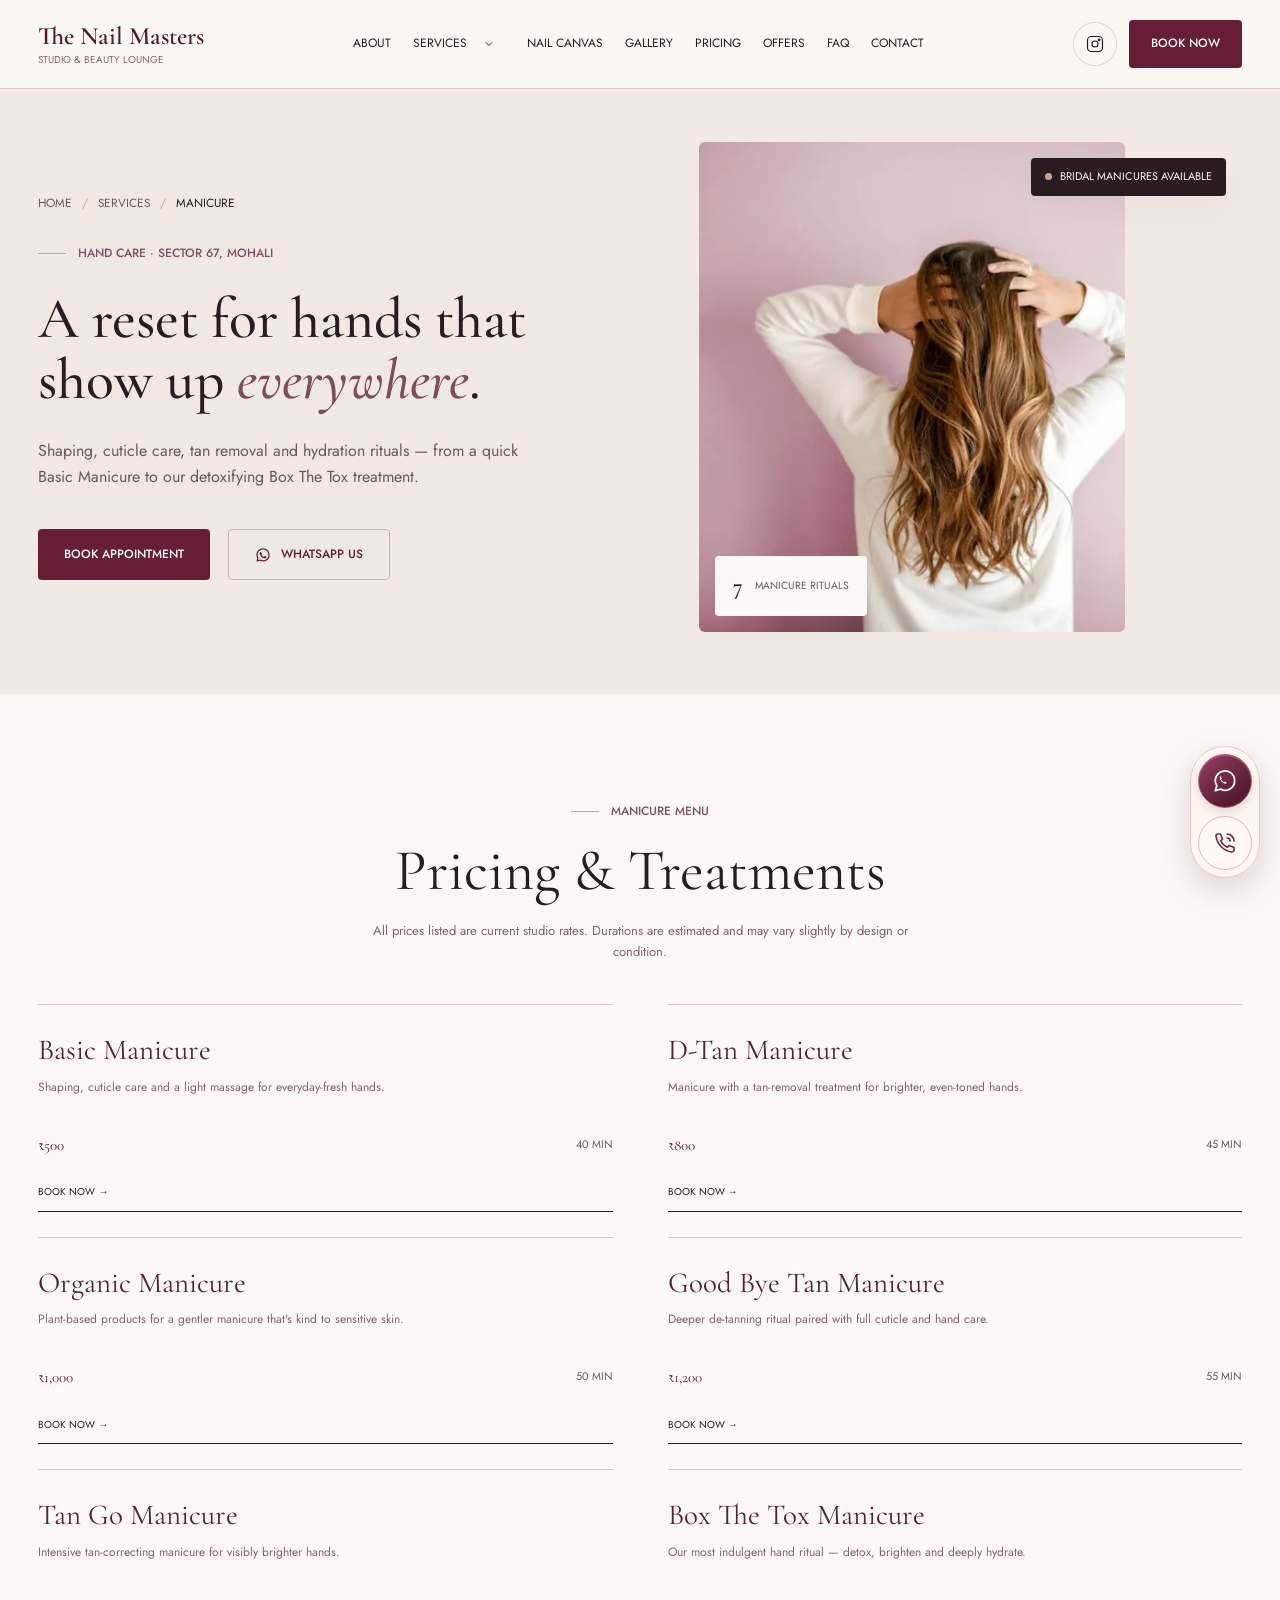
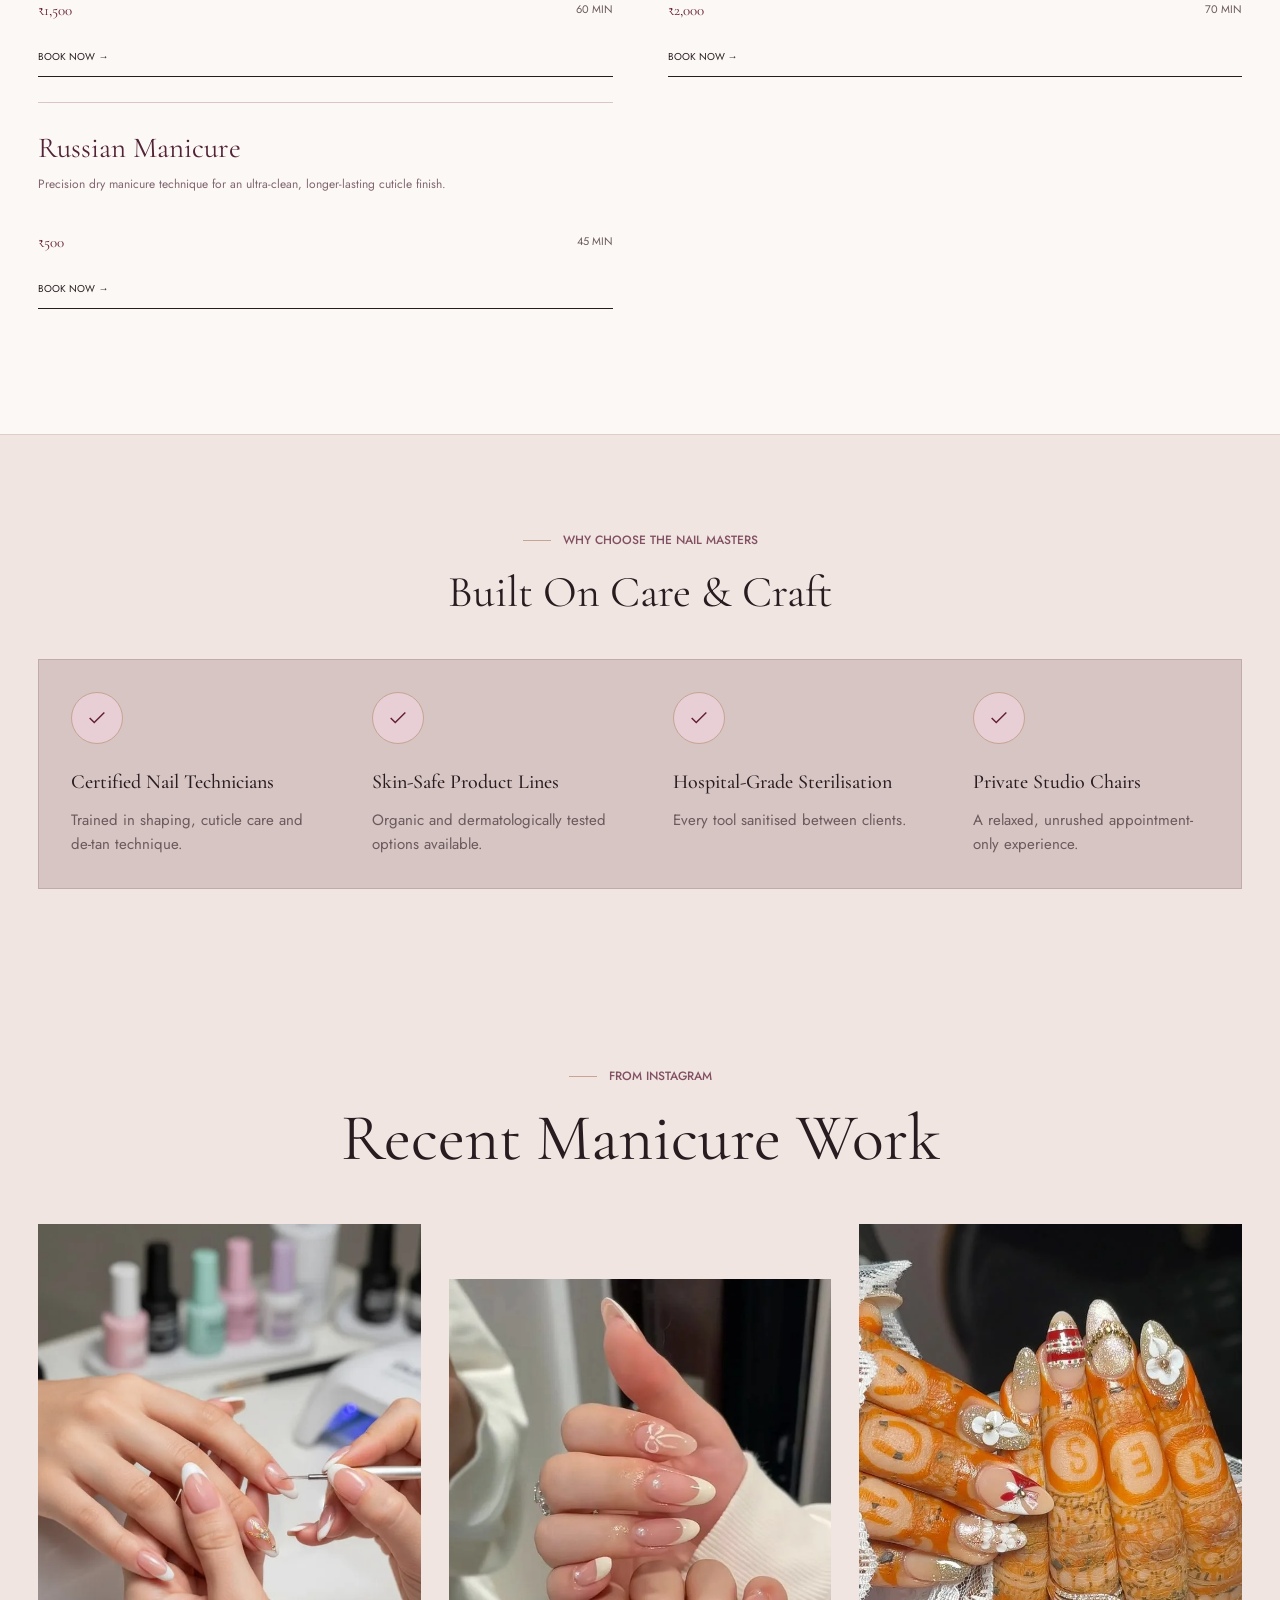
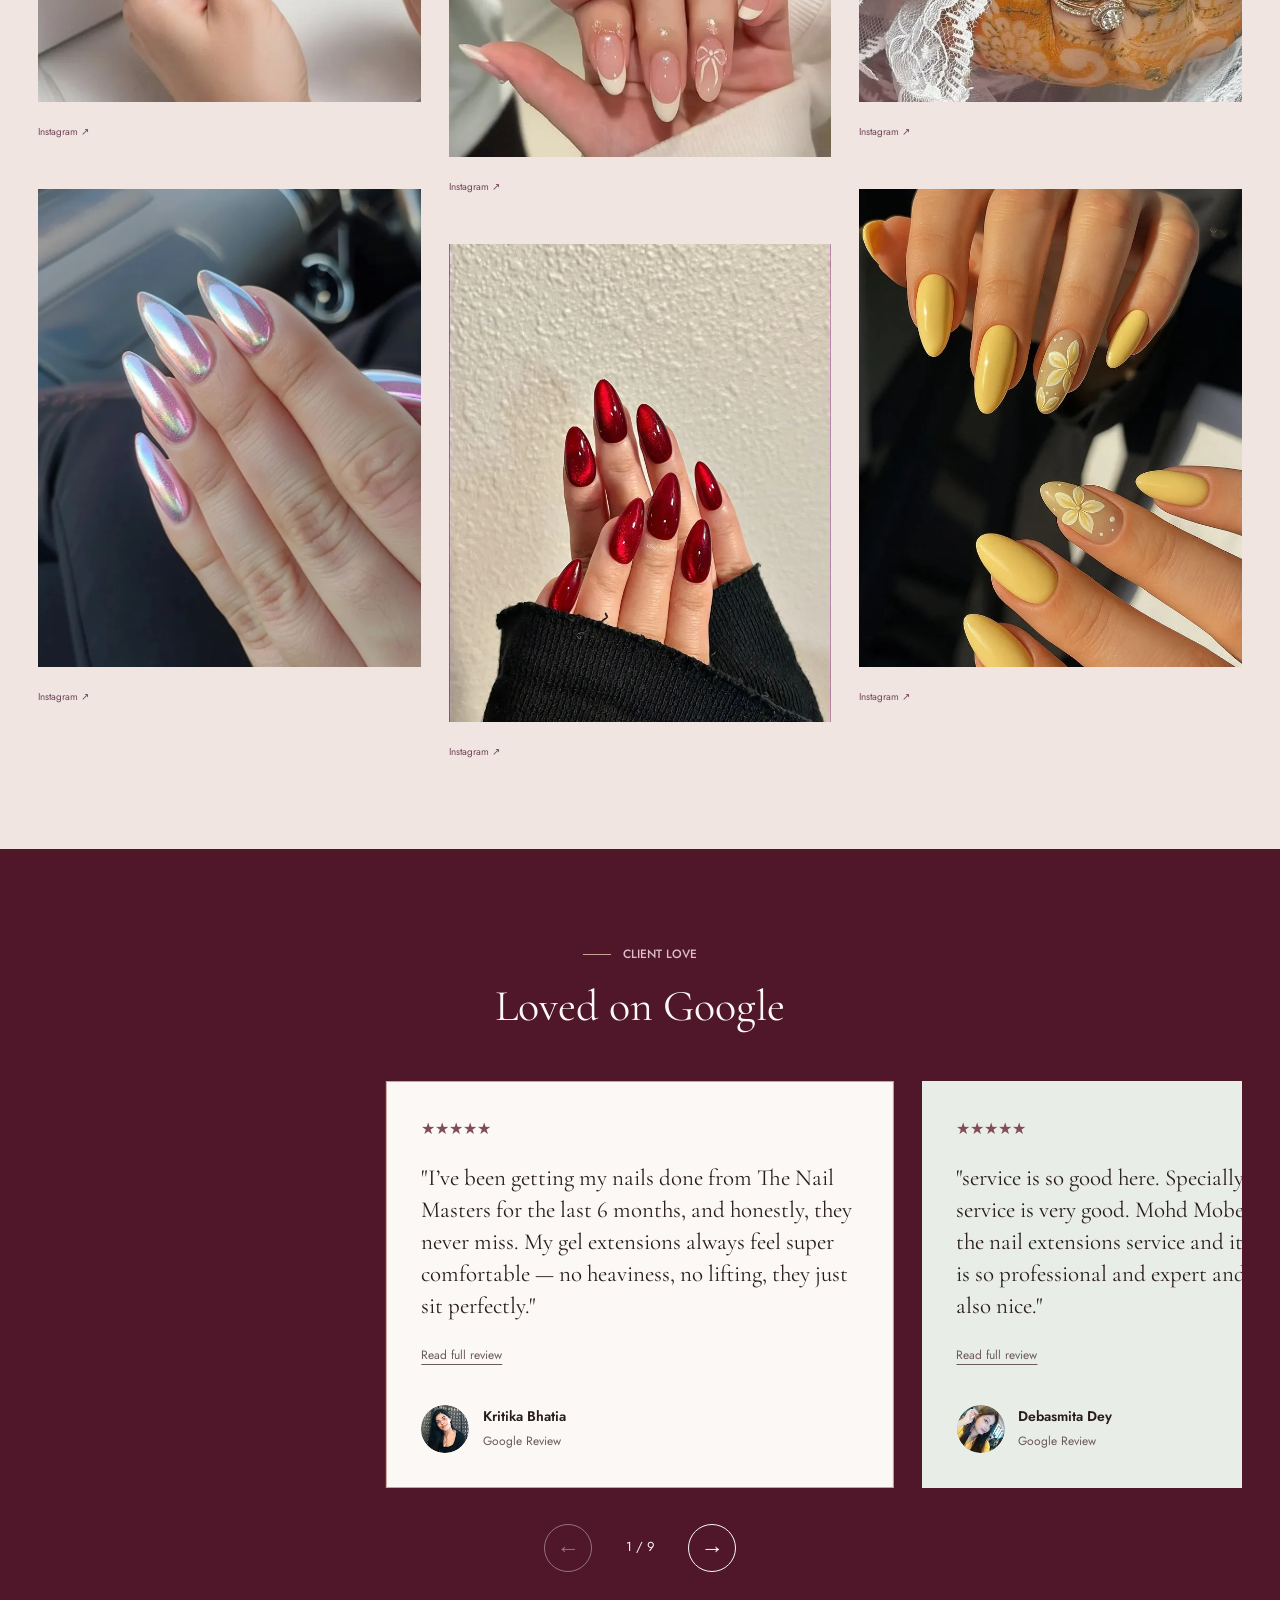
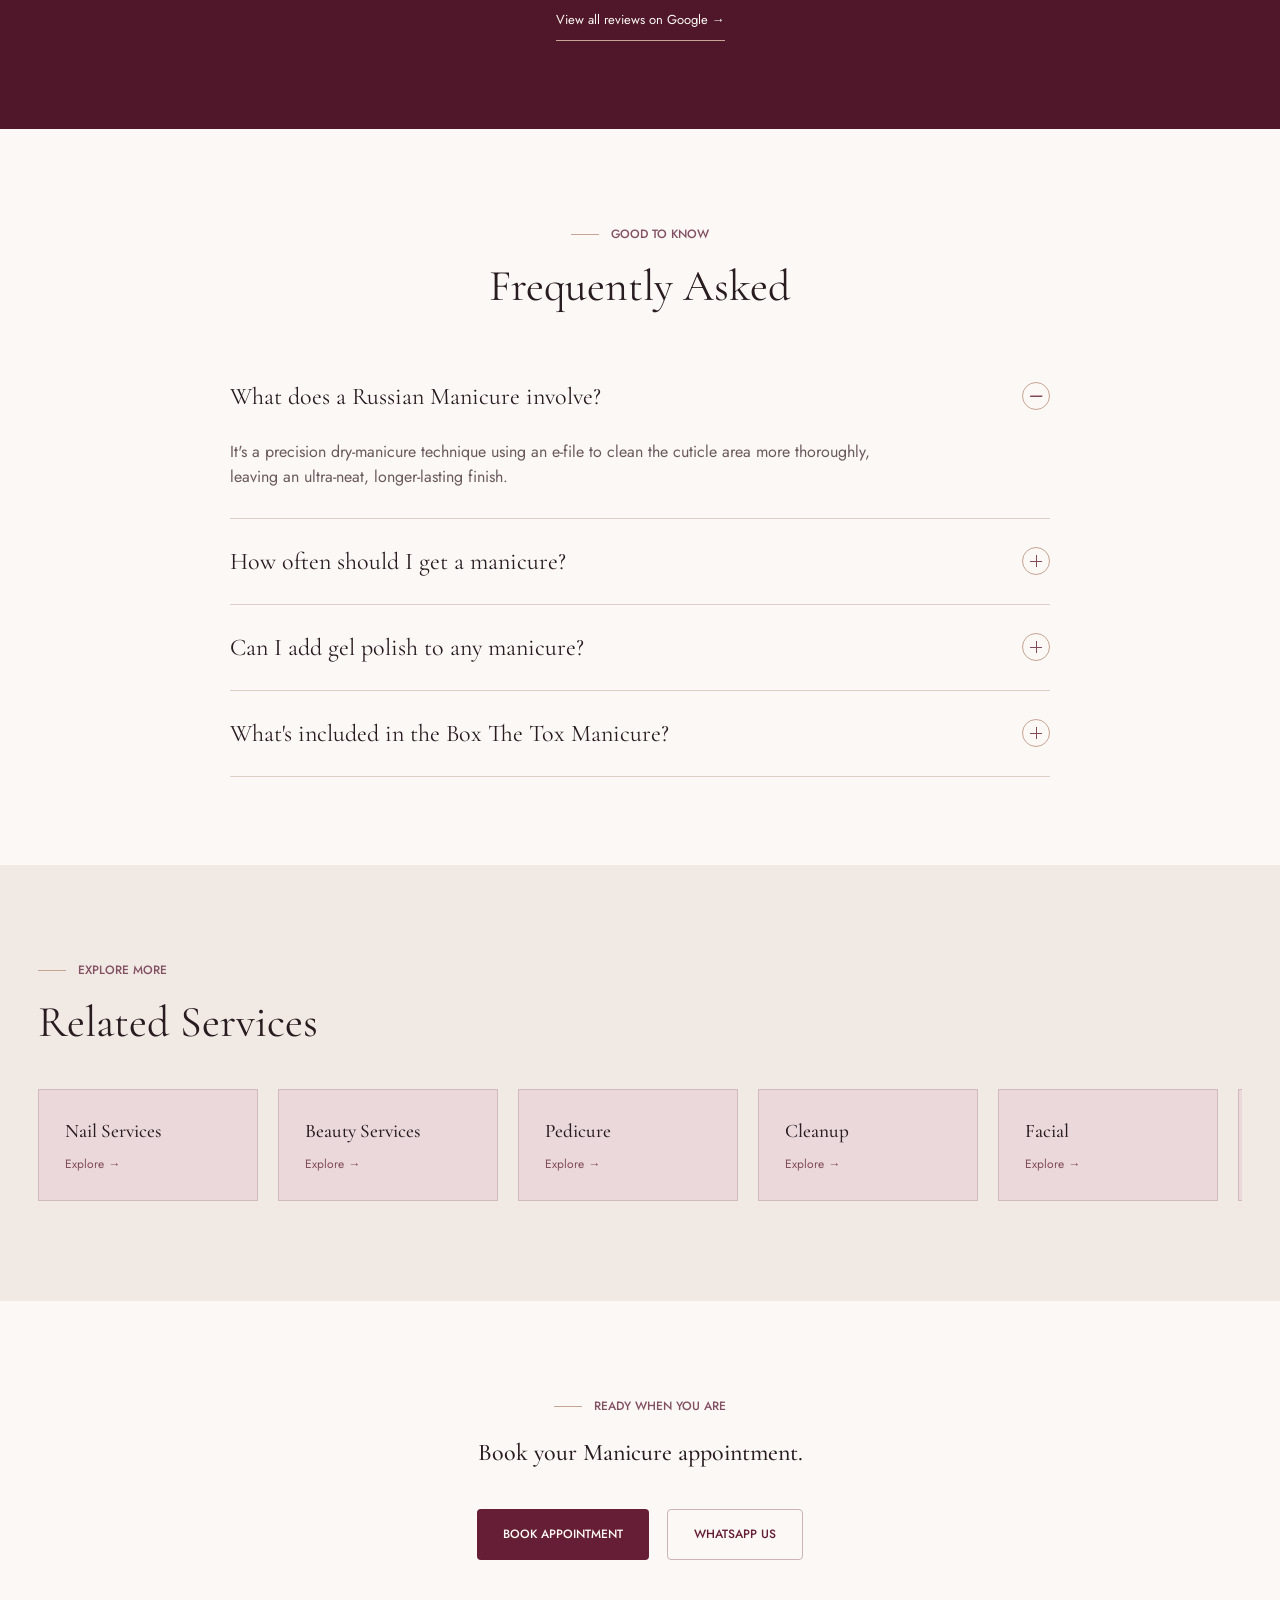
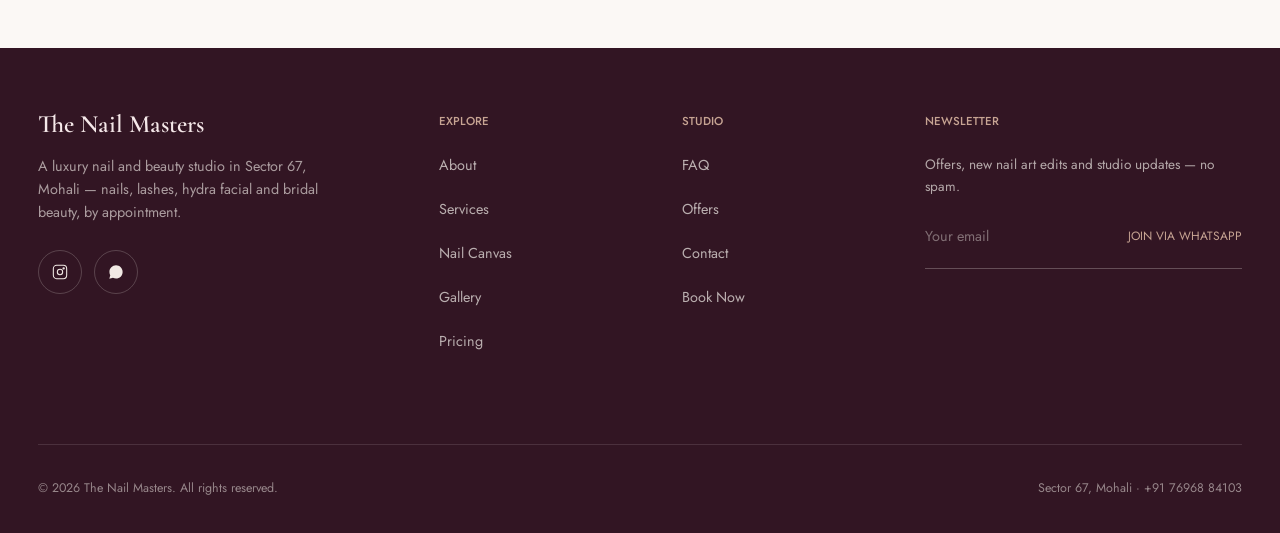
<file: services/manicure.html>
﻿<!DOCTYPE html>
<html lang="en">
<head>
<meta charset="UTF-8">
<meta name="viewport" content="width=device-width, initial-scale=1.0, viewport-fit=cover">
<title>Manicure in Mohali — The Nail Masters | Real Pricing &amp; Booking</title>
<meta name="description" content="Basic, D-Tan, Organic, Russian and Box The Tox manicures in Sector 67, Mohali. Real pricing, private studio chairs, book online or via WhatsApp.">
<link rel="canonical" href="https://thenailmasters.in/services/manicure.html">

<meta property="og:type" content="business.business">
<meta property="og:title" content="Manicure in Mohali — The Nail Masters | Real Pricing &amp; Booking">
<meta property="og:description" content="Basic, D-Tan, Organic, Russian and Box The Tox manicures in Sector 67, Mohali. Real pricing, private studio chairs, book online or via WhatsApp.">
<meta property="og:image" content="https://images.unsplash.com/photo-1522337360788-8b13dee7a37e?q=80&w=900">
<meta property="og:url" content="https://thenailmasters.in/services/manicure.html">
<meta property="og:locale" content="en_IN">

<meta name="twitter:card" content="summary_large_image">
<meta name="twitter:title" content="Manicure in Mohali — The Nail Masters | Real Pricing &amp; Booking">
<meta name="twitter:description" content="Basic, D-Tan, Organic, Russian and Box The Tox manicures in Sector 67, Mohali. Real pricing, private studio chairs, book online or via WhatsApp.">
<meta name="twitter:image" content="https://images.unsplash.com/photo-1522337360788-8b13dee7a37e?q=80&w=900">

<script type="application/ld+json">
{
  "@context": "https://schema.org",
  "@type": "Service",
  "serviceType": "Manicure",
  "provider": {
    "@type": "BeautySalon",
    "name": "The Nail Masters",
    "address": {
      "@type": "PostalAddress",
      "streetAddress": "DSS No.8, First Floor, Central Street, Sector-67",
      "addressLocality": "S.A.S Nagar (Mohali)",
      "addressRegion": "Punjab",
      "addressCountry": "IN"
    },
    "telephone": "+91-7696884103",
    "url": "https://thenailmasters.in/"
  },
  "areaServed": "Mohali, Punjab",
  "url": "https://thenailmasters.in/services/manicure.html"
}
</script>
<script type="application/ld+json">
{
  "@context": "https://schema.org",
  "@type": "BreadcrumbList",
  "itemListElement": [
    {"@type":"ListItem","position":1,"name":"Home","item":"https://thenailmasters.in/"},
    {"@type":"ListItem","position":2,"name":"Services","item":"https://thenailmasters.in/services.html"},
    {"@type":"ListItem","position":3,"name":"Manicure","item":"https://thenailmasters.in/services/manicure.html"}
  ]
}
</script>
<script type="application/ld+json">
{
  "@context": "https://schema.org",
  "@type": "FAQPage",
  "mainEntity": [
    {"@type":"Question","name":"What does a Russian Manicure involve?","acceptedAnswer":{"@type":"Answer","text":"It's a precision dry-manicure technique using an e-file to clean the cuticle area more thoroughly, leaving an ultra-neat, longer-lasting finish."}},{"@type":"Question","name":"How often should I get a manicure?","acceptedAnswer":{"@type":"Answer","text":"Most clients visit every 2–3 weeks to keep hands, cuticles and polish looking fresh."}},{"@type":"Question","name":"Can I add gel polish to any manicure?","acceptedAnswer":{"@type":"Answer","text":"Yes, gel polish can be added to any manicure package — just let your artist know at booking."}},{"@type":"Question","name":"What's included in the Box The Tox Manicure?","acceptedAnswer":{"@type":"Answer","text":"It's our most indulgent hand ritual, combining deep detox, brightening and intensive hydration in one extended session."}}
  ]
}
</script>
<link rel="icon" type="image/svg+xml" sizes="any" href="../assets/images/favicon-nm.svg">
<link rel="icon" type="image/png" sizes="32x32" href="../assets/images/favicon-nm-32.png">
<link rel="apple-touch-icon" sizes="180x180" href="../assets/images/apple-touch-icon-nm.png">

<meta name="referrer" content="strict-origin-when-cross-origin">
<link rel="stylesheet" href="../assets/fonts/fonts.css">
<link rel="stylesheet" href="../assets/vendor/swiper-bundle.min.css">

<link rel="stylesheet" href="../style.css">
<link rel="stylesheet" href="../services.css">
<link rel="stylesheet" href="../premium.css">
<link rel="stylesheet" href="../serene-luxe.css">
<noscript><style>.nav-links{visibility:visible;position:static;width:auto;height:auto;flex-wrap:wrap;padding:12px;gap:12px;box-shadow:none}.nav-inner{flex-wrap:wrap}header{position:static}.burger{display:none}.faq-a{max-height:none}.testi-card p{display:block}.footer-news form,#bookingForm,#contactForm{display:none}</style></noscript>
</head>
<body>
<a class="skip-link" href="#main-content">Skip to content</a>
<header id="siteHeader">
  <div class="container nav-inner">
    <a href="../index.html#home" class="logo"><b>The Nail Masters</b><small>Studio &amp; Beauty Lounge</small></a>
    <nav class="nav-links" id="navLinks">
      <a href="../index.html#about">About</a>
      <div class="has-dropdown" id="servicesDropdown">
        <span class="dropdown-trigger">
          <a href="../services.html">Services</a>
          <svg width="12" height="12" viewBox="0 0 24 24" fill="none" stroke="currentColor" stroke-width="2"><path d="M6 9l6 6 6-6"/></svg>
        </span>
        <div class="nav-dropdown">
          <a href="../services/nails.html"><svg width="16" height="16" viewBox="0 0 24 24" fill="none" stroke="currentColor" stroke-width="1.6"><path d="M12 2c2 3 3 6 3 9a3 3 0 1 1-6 0c0-3 1-6 3-9Z"/></svg>Nail Services</a>
      <a href="../services/beauty.html"><svg width="16" height="16" viewBox="0 0 24 24" fill="none" stroke="currentColor" stroke-width="1.6"><path d="M12 21s-7-4.35-9.5-8.5C1 9 2.5 5 6.5 5c2 0 3.5 1.2 5.5 3.5C14 6.2 15.5 5 17.5 5c4 0 5.5 4 4 7.5C19 16.65 12 21 12 21Z"/></svg>Beauty Services</a>
      <a href="../services/manicure.html"><svg width="16" height="16" viewBox="0 0 24 24" fill="none" stroke="currentColor" stroke-width="1.6"><path d="M6 3v18M6 3h9a4 4 0 0 1 0 8H6"/></svg>Manicure</a>
      <a href="../services/pedicure.html"><svg width="16" height="16" viewBox="0 0 24 24" fill="none" stroke="currentColor" stroke-width="1.6"><path d="M12 3c-4 3-7 6-7 10a7 7 0 0 0 14 0c0-4-3-7-7-10Z"/></svg>Pedicure</a>
      <a href="../services/cleanup.html"><svg width="16" height="16" viewBox="0 0 24 24" fill="none" stroke="currentColor" stroke-width="1.6"><circle cx="12" cy="12" r="8"/><circle cx="12" cy="12" r="3"/></svg>Cleanup</a>
      <a href="../services/facial.html"><svg width="16" height="16" viewBox="0 0 24 24" fill="none" stroke="currentColor" stroke-width="1.6"><circle cx="12" cy="12" r="8"/><circle cx="12" cy="12" r="3"/></svg>Facial</a>
      <a href="../services/eyelashes.html"><svg width="16" height="16" viewBox="0 0 24 24" fill="none" stroke="currentColor" stroke-width="1.6"><path d="M2 12c3-4 7-6 10-6s7 2 10 6c-3 4-7 6-10 6s-7-2-10-6Z"/><circle cx="12" cy="12" r="2"/></svg>Eyelashes</a>
      
        </div>
      </div>
      <a href="../index.html#nail-canvas">Nail Canvas</a>
      <a href="../index.html#gallery">Gallery</a>
      <a href="../index.html#pricing">Pricing</a>
      <a href="../index.html#offers">Offers</a>
      <a href="../index.html#faq">FAQ</a>
      <a href="../contact.html">Contact</a>
    </nav>
    <div class="nav-cta">
      <a class="icon-btn" href="https://www.instagram.com/thenailmasters.in/" target="_blank" rel="noopener" aria-label="Instagram">
        <svg width="18" height="18" viewBox="0 0 24 24" fill="none" stroke="currentColor" stroke-width="1.6"><rect x="2" y="2" width="20" height="20" rx="5"/><circle cx="12" cy="12" r="4"/><circle cx="17.5" cy="6.5" r="1"/></svg>
      </a>
      <a class="btn btn-gold" href="../booking.html">Book Now</a>
      <button class="burger" id="burger" aria-label="Menu"><span></span><span></span><span></span></button>
    </div>
  </div>
</header>
<main id="main-content">


<section class="svc-hero" id="home">
  <div class="container svc-hero-grid">
    <div>
      <div class="breadcrumb" data-aos="fade-up">
        <a href="../index.html">Home</a><span class="sep">/</span>
        <a href="../services.html">Services</a><span class="sep">/</span>
        <span class="current">Manicure</span>
      </div>
      <div class="hero-eyebrow eyebrow" data-aos="fade-up">Hand Care &middot; Sector 67, Mohali</div>
      <h1 data-aos="fade-up" data-aos-delay="100">A reset for hands that<br>show up <em>everywhere</em>.</h1>
      <p class="lead" data-aos="fade-up" data-aos-delay="200">Shaping, cuticle care, tan removal and hydration rituals — from a quick Basic Manicure to our detoxifying Box The Tox treatment.</p>
      <div class="svc-hero-cta" data-aos="fade-up" data-aos-delay="300">
        <a href="../booking.html" class="btn btn-gold">Book Appointment</a>
        <a href="https://wa.me/917696884103" target="_blank" rel="noopener" class="btn btn-outline">
          <svg width="16" height="16" viewBox="0 0 24 24" fill="currentColor"><path d="M12.04 2C6.58 2 2.13 6.45 2.13 11.91c0 1.75.46 3.39 1.26 4.81L2 22l5.42-1.36a9.9 9.9 0 0 0 4.62 1.14h.01c5.46 0 9.9-4.45 9.9-9.91 0-2.65-1.03-5.13-2.9-7C17.17 3.03 14.68 2 12.04 2m.01 1.8c2.16 0 4.19.84 5.72 2.38a8.03 8.03 0 0 1 2.36 5.73c0 4.47-3.64 8.11-8.1 8.11a8.1 8.1 0 0 1-4.13-1.13l-.3-.17-3.02.79.8-2.93-.19-.3a8.06 8.06 0 0 1-1.24-4.31c0-4.47 3.65-8.11 8.1-8.11M8.5 7.6c-.17 0-.44.06-.67.32-.23.25-.87.85-.87 2.08 0 1.22.9 2.4 1.02 2.57.13.16 1.75 2.8 4.32 3.82 2.14.85 2.57.68 3.04.64.46-.04 1.5-.61 1.71-1.2.21-.6.21-1.1.15-1.21-.06-.11-.23-.17-.48-.3-.25-.13-1.5-.74-1.73-.82-.23-.09-.4-.13-.57.13-.17.25-.65.82-.8.99-.15.17-.29.19-.54.06-.25-.12-1.05-.39-2-1.23-.74-.66-1.24-1.47-1.39-1.72-.14-.25-.01-.38.11-.51.11-.11.25-.29.37-.44.12-.15.16-.25.24-.42.08-.17.04-.31-.02-.44C9.71 9.4 9.2 8.14 9 7.65c-.17-.42-.36-.42-.5-.43z"/></svg>
          WhatsApp Us
        </a>
      </div>
    </div>
    <div class="svc-hero-visual" data-aos="fade-left" data-aos-delay="150">
      <div class="hero-float" style="position:absolute;top:-24px;right:20px;">
        <span class="dot"></span>Bridal manicures available
      </div>
      <div class="svc-hero-frame">
        <img src="../assets/images/source-a99fd0ba96-800.webp" srcset="../assets/images/source-a99fd0ba96-400.webp 400w, ../assets/images/source-a99fd0ba96-800.webp 800w, ../assets/images/source-a99fd0ba96-900.webp 900w" sizes="(max-width: 780px) 100vw, 60vw" width="900" height="601" alt="Luxury manicure treatment at The Nail Masters, Mohali" loading="eager" decoding="async" fetchpriority="high">
      </div>
      <div class="svc-hero-badge"><b>7</b><span>Manicure Rituals</span></div>
    </div>
  </div>
</section>

<section class="section section--tint" id="menu">
  <div class="container">
    <div class="section-head center">
      <div class="eyebrow">Manicure Menu</div>
      <h2>Pricing &amp; Treatments</h2>
      <svg class="brush" viewBox="0 0 120 20"><path d="M4 14 Q 30 2, 60 12 T 116 8"/></svg>
      <p>All prices listed are current studio rates. Durations are estimated and may vary slightly by design or condition.</p>
    </div>
    <div class="menu-grid">
      
      <article class="menu-card" data-aos="fade-up">
        <h3>Basic Manicure</h3>
        <p class="desc">Shaping, cuticle care and a light massage for everyday-fresh hands.</p>
        <div class="menu-meta"><span class="price">₹500</span><span class="dur">40 min</span></div>
        <a href="../booking.html" class="link-arrow">Book Now &rarr;</a>
      </article>
      <article class="menu-card" data-aos="fade-up">
        <h3>D-Tan Manicure</h3>
        <p class="desc">Manicure with a tan-removal treatment for brighter, even-toned hands.</p>
        <div class="menu-meta"><span class="price">₹800</span><span class="dur">45 min</span></div>
        <a href="../booking.html" class="link-arrow">Book Now &rarr;</a>
      </article>
      <article class="menu-card" data-aos="fade-up">
        <h3>Organic Manicure</h3>
        <p class="desc">Plant-based products for a gentler manicure that's kind to sensitive skin.</p>
        <div class="menu-meta"><span class="price">₹1,000</span><span class="dur">50 min</span></div>
        <a href="../booking.html" class="link-arrow">Book Now &rarr;</a>
      </article>
      <article class="menu-card" data-aos="fade-up">
        <h3>Good Bye Tan Manicure</h3>
        <p class="desc">Deeper de-tanning ritual paired with full cuticle and hand care.</p>
        <div class="menu-meta"><span class="price">₹1,200</span><span class="dur">55 min</span></div>
        <a href="../booking.html" class="link-arrow">Book Now &rarr;</a>
      </article>
      <article class="menu-card" data-aos="fade-up">
        <h3>Tan Go Manicure</h3>
        <p class="desc">Intensive tan-correcting manicure for visibly brighter hands.</p>
        <div class="menu-meta"><span class="price">₹1,500</span><span class="dur">60 min</span></div>
        <a href="../booking.html" class="link-arrow">Book Now &rarr;</a>
      </article>
      <article class="menu-card" data-aos="fade-up">
        <h3>Box The Tox Manicure</h3>
        <p class="desc">Our most indulgent hand ritual — detox, brighten and deeply hydrate.</p>
        <div class="menu-meta"><span class="price">₹2,000</span><span class="dur">70 min</span></div>
        <a href="../booking.html" class="link-arrow">Book Now &rarr;</a>
      </article>
      <article class="menu-card" data-aos="fade-up">
        <h3>Russian Manicure</h3>
        <p class="desc">Precision dry manicure technique for an ultra-clean, longer-lasting cuticle finish.</p>
        <div class="menu-meta"><span class="price">₹500</span><span class="dur">45 min</span></div>
        <a href="../booking.html" class="link-arrow">Book Now &rarr;</a>
      </article>
    </div>
  </div>
</section>

<section class="section" id="benefits">
  <div class="container">
    <div class="section-head center">
      <div class="eyebrow">Why Choose The Nail Masters</div>
      <h2>Built On Care &amp; Craft</h2>
      <svg class="brush" viewBox="0 0 120 20"><path d="M4 14 Q 30 2, 60 12 T 116 8"/></svg>
    </div>
    <div class="benefit-grid" data-aos="fade-up">
      
      <div class="benefit-card">
        <div class="service-icon"><svg width="22" height="22" viewBox="0 0 24 24" fill="none" stroke="currentColor" stroke-width="1.6"><path d="M20 6L9 17l-5-5"/></svg></div>
        <h3>Certified Nail Technicians</h3>
        <p>Trained in shaping, cuticle care and de-tan technique.</p>
      </div>
      <div class="benefit-card">
        <div class="service-icon"><svg width="22" height="22" viewBox="0 0 24 24" fill="none" stroke="currentColor" stroke-width="1.6"><path d="M20 6L9 17l-5-5"/></svg></div>
        <h3>Skin-Safe Product Lines</h3>
        <p>Organic and dermatologically tested options available.</p>
      </div>
      <div class="benefit-card">
        <div class="service-icon"><svg width="22" height="22" viewBox="0 0 24 24" fill="none" stroke="currentColor" stroke-width="1.6"><path d="M20 6L9 17l-5-5"/></svg></div>
        <h3>Hospital-Grade Sterilisation</h3>
        <p>Every tool sanitised between clients.</p>
      </div>
      <div class="benefit-card">
        <div class="service-icon"><svg width="22" height="22" viewBox="0 0 24 24" fill="none" stroke="currentColor" stroke-width="1.6"><path d="M20 6L9 17l-5-5"/></svg></div>
        <h3>Private Studio Chairs</h3>
        <p>A relaxed, unrushed appointment-only experience.</p>
      </div>
    </div>
  </div>
</section>

<section class="section section--tint" id="gallery">
  <div class="container">
    <div class="section-head center">
      <div class="eyebrow">From Instagram</div>
      <h2>Recent Manicure Work</h2>
      <svg class="brush" viewBox="0 0 120 20"><path d="M4 14 Q 30 2, 60 12 T 116 8"/></svg>
    </div>
    <div class="insta-strip" data-aos="fade-up">
      <a href="https://www.instagram.com/thenailmasters.in/" target="_blank" rel="noopener"><img src="../assets/images/source-c63c636026-800.webp" srcset="../assets/images/source-c63c636026-400.webp 400w, ../assets/images/source-c63c636026-800.webp 800w, ../assets/images/source-c63c636026-1024.webp 1024w" sizes="(max-width: 780px) 50vw, 420px" width="1024" height="1024" alt="Manicure work at The Nail Masters, Mohali" loading="lazy" decoding="async"></a>
      <a href="https://www.instagram.com/thenailmasters.in/" target="_blank" rel="noopener"><img src="../assets/images/source-ca5c9bae46-735.webp" srcset="../assets/images/source-ca5c9bae46-400.webp 400w, ../assets/images/source-ca5c9bae46-735.webp 735w" sizes="(max-width: 780px) 50vw, 420px" width="735" height="865" alt="Manicure work at The Nail Masters, Mohali" loading="lazy" decoding="async"></a>
      <a href="https://www.instagram.com/thenailmasters.in/" target="_blank" rel="noopener"><img src="../assets/images/source-3716ba1e10-720.webp" srcset="../assets/images/source-3716ba1e10-400.webp 400w, ../assets/images/source-3716ba1e10-720.webp 720w" sizes="(max-width: 780px) 50vw, 420px" width="720" height="960" alt="Manicure work at The Nail Masters, Mohali" loading="lazy" decoding="async"></a>
      <a href="https://www.instagram.com/thenailmasters.in/" target="_blank" rel="noopener"><img src="../assets/images/source-45f22c887e-800.webp" srcset="../assets/images/source-45f22c887e-400.webp 400w, ../assets/images/source-45f22c887e-800.webp 800w, ../assets/images/source-45f22c887e-816.webp 816w" sizes="(max-width: 780px) 50vw, 420px" width="816" height="1456" alt="Manicure work at The Nail Masters, Mohali" loading="lazy" decoding="async"></a>
      <a href="https://www.instagram.com/thenailmasters.in/" target="_blank" rel="noopener"><img src="../assets/images/source-39971fd02a-736.webp" srcset="../assets/images/source-39971fd02a-400.webp 400w, ../assets/images/source-39971fd02a-736.webp 736w" sizes="(max-width: 780px) 50vw, 420px" width="736" height="981" alt="Manicure work at The Nail Masters, Mohali" loading="lazy" decoding="async"></a>
      <a href="https://www.instagram.com/thenailmasters.in/" target="_blank" rel="noopener"><img src="../assets/images/source-b5896966f7-736.webp" srcset="../assets/images/source-b5896966f7-400.webp 400w, ../assets/images/source-b5896966f7-736.webp 736w" sizes="(max-width: 780px) 50vw, 420px" width="736" height="1104" alt="Manicure work at The Nail Masters, Mohali" loading="lazy" decoding="async"></a>
      
    </div>
  </div>
</section>

<section class="section section--dark" id="testimonials">
  <div class="container">
    <div class="section-head center">
      <div class="eyebrow" style="color:var(--rosegold)">Client Love</div>
      <h2>Loved on Google</h2>
      <svg class="brush" viewBox="0 0 120 20" style="margin-left:auto;margin-right:auto"><path d="M4 14 Q 30 2, 60 12 T 116 8"/></svg>
    </div>
    <div class="swiper testiSwiper" data-aos="fade-up">
      <div class="swiper-wrapper">
        <div class="swiper-slide"><div class="testi-card">
          <div class="testi-stars">★★★★★</div>
          <p>"I’ve been getting my nails done from The Nail Masters for the last 6 months, and honestly, they never miss. My gel extensions always feel super comfortable — no heaviness, no lifting, they just sit perfectly."</p>
          <div class="testi-who"><img src="../assets/images/source-51fde7ee76-90.webp" srcset="../assets/images/source-51fde7ee76-90.webp 90w" sizes="48px" width="90" height="90" alt="Client" decoding="async"><div><b>Kritika Bhatia</b><span>Google Review</span></div></div>
        </div></div>
        <div class="swiper-slide"><div class="testi-card">
          <div class="testi-stars">★★★★★</div>
          <p>"service is so good here. Specially Nail extensions service is very good. Mohd Mobeen has given me the nail extensions service and it was so good, he is so professional and expert and behaviour is also nice."</p>
          <div class="testi-who"><img src="../assets/images/source-642eca51be-90.webp" srcset="../assets/images/source-642eca51be-90.webp 90w" sizes="48px" width="90" height="90" alt="Client" decoding="async"><div><b>Debasmita Dey</b><span>Google Review</span></div></div>
        </div></div>
        <div class="swiper-slide"><div class="testi-card">
          <div class="testi-stars">★★★★★</div>
          <p>"Absolutely blown away by the amazing work done by the nail masters! Their attention to detail, creativity is unmatched. My nails turned out even better than I imagined—flawless finish, perfect shape."</p>
          <div class="testi-who"><img src="../assets/images/source-dd3d6bec91-90.webp" srcset="../assets/images/source-dd3d6bec91-90.webp 90w" sizes="48px" width="90" height="90" alt="Client" decoding="async"><div><b>Aparna Khanna1110</b><span>Google Review</span></div></div>
        </div></div>
        <div class="swiper-slide"><div class="testi-card">
          <div class="testi-stars">★★★★★</div>
          <p>"My go-to place ! Perfect location which is easily accessible. Great service …the nail technicians are very professional and cordial as well."</p>
          <div class="testi-who"><img src="../assets/images/source-099378ce1f-90.webp" srcset="../assets/images/source-099378ce1f-90.webp 90w" sizes="48px" width="90" height="90" alt="Client" decoding="async"><div><b>Shirin Chaudhary</b><span>Google Review</span></div></div>
        </div></div>
        <div class="swiper-slide"><div class="testi-card">
          <div class="testi-stars">★★★★★</div>
          <p>"I had a great experience at Nail Masters. The entire process was hygienic, the staff was very cooperative, and the prices were quite reasonable"</p>
          <div class="testi-who"><img src="../assets/images/source-b543eea188-90.webp" srcset="../assets/images/source-b543eea188-90.webp 90w" sizes="48px" width="90" height="90" alt="Client" decoding="async"><div><b>Srishti Gaba</b><span>Google Review</span></div></div>
        </div></div>
        <div class="swiper-slide"><div class="testi-card">
          <div class="testi-stars">★★★★★</div>
          <p>"Very nice services provided over here. Polite nature , nd there Work is good . Will visit here soon 💖"</p>
          <div class="testi-who"><img src="../assets/images/source-bd7d1b68eb-90.webp" srcset="../assets/images/source-bd7d1b68eb-90.webp 90w" sizes="48px" width="90" height="90" alt="Client" decoding="async"><div><b>Simran Tomar</b><span>Google Review</span></div></div>
        </div></div>
        <div class="swiper-slide"><div class="testi-card">
          <div class="testi-stars">★★★★★</div>
          <p>"very nice staff natasha did my extention and also very friendly i really enjoyed doing this thank nail Master ✅✅🎊❤️❤️❤️❤️ …"</p>
          <div class="testi-who"><img src="../assets/images/source-a6c1035ac3-45.webp" srcset="../assets/images/source-a6c1035ac3-45.webp 45w" sizes="48px" width="45" height="45" alt="Client" decoding="async"><div><b>Mehak Kamboj</b><span>Google Review</span></div></div>
        </div></div><div class="swiper-slide"><div class="testi-card">
          <div class="testi-stars">★★★★★</div>
          <p>"It was my first time visiting the nail masters. Amazing experience, friendly and generous people. Will be visiting soon!"</p>
          <div class="testi-who"><img src="../assets/images/source-abb10aeab2-45.webp" srcset="../assets/images/source-abb10aeab2-45.webp 45w" sizes="48px" width="45" height="45" alt="Client" decoding="async"><div><b>Shivi Razdan</b><span>Google Review</span></div></div>
        </div></div><div class="swiper-slide"><div class="testi-card">
          <div class="testi-stars">★★★★★</div>
          <p>"I got my nails done + manicure and pedicure.Everything was done by Natasha. She was really sweet and did her job professionally.I'm really impressed by her."</p>
          <div class="testi-who"><img src="../assets/images/source-a2a759e709-45.webp" srcset="../assets/images/source-a2a759e709-45.webp 45w" sizes="48px" width="45" height="45" alt="Client" decoding="async"><div><b>SIMON SEHGAL</b><span>Google Review</span></div></div>
        </div></div>
      </div>
    </div>
  </div>
  <a class="review-all" href="https://maps.app.goo.gl/Sv2ticWDZk9cAPgM8" target="_blank" rel="noopener noreferrer">View all reviews on Google &rarr;</a>
</section>

<section class="section" id="faq">
  <div class="container">
    <div class="section-head center">
      <div class="eyebrow">Good to Know</div>
      <h2>Frequently Asked</h2>
      <svg class="brush" viewBox="0 0 120 20"><path d="M4 14 Q 30 2, 60 12 T 116 8"/></svg>
    </div>
    <div class="faq-wrap" data-aos="fade-up">
      
      <div class="faq-item open">
        <button class="faq-q" type="button"><span>What does a Russian Manicure involve?</span><span class="plus"></span></button>
        <div class="faq-a"><p>It's a precision dry-manicure technique using an e-file to clean the cuticle area more thoroughly, leaving an ultra-neat, longer-lasting finish.</p></div>
      </div>
      <div class="faq-item">
        <button class="faq-q" type="button"><span>How often should I get a manicure?</span><span class="plus"></span></button>
        <div class="faq-a"><p>Most clients visit every 2–3 weeks to keep hands, cuticles and polish looking fresh.</p></div>
      </div>
      <div class="faq-item">
        <button class="faq-q" type="button"><span>Can I add gel polish to any manicure?</span><span class="plus"></span></button>
        <div class="faq-a"><p>Yes, gel polish can be added to any manicure package — just let your artist know at booking.</p></div>
      </div>
      <div class="faq-item">
        <button class="faq-q" type="button"><span>What's included in the Box The Tox Manicure?</span><span class="plus"></span></button>
        <div class="faq-a"><p>It's our most indulgent hand ritual, combining deep detox, brightening and intensive hydration in one extended session.</p></div>
      </div>
    </div>
  </div>
</section>

<section class="section section--tint" id="related">
  <div class="container">
    <div class="section-head">
      <div class="eyebrow">Explore More</div>
      <h2>Related Services</h2>
      <svg class="brush" viewBox="0 0 120 20"><path d="M4 14 Q 30 2, 60 12 T 116 8"/></svg>
    </div>
    <div class="related-strip" data-aos="fade-up">
      
      <a href="nails.html" class="related-card">
        <h4>Nail Services</h4>
        <span>Explore &rarr;</span>
      </a>
      <a href="beauty.html" class="related-card">
        <h4>Beauty Services</h4>
        <span>Explore &rarr;</span>
      </a>
      <a href="pedicure.html" class="related-card">
        <h4>Pedicure</h4>
        <span>Explore &rarr;</span>
      </a>
      <a href="cleanup.html" class="related-card">
        <h4>Cleanup</h4>
        <span>Explore &rarr;</span>
      </a>
      <a href="facial.html" class="related-card">
        <h4>Facial</h4>
        <span>Explore &rarr;</span>
      </a>
      <a href="eyelashes.html" class="related-card">
        <h4>Eyelashes</h4>
        <span>Explore &rarr;</span>
      </a>
    </div>
  </div>
</section>

<section class="section" id="contact-cta">
  <div class="container" style="text-align:center;">
    <div class="eyebrow" style="justify-content:center;">Ready When You Are</div>
    <h2 style="margin-top:18px;">Book your Manicure appointment.</h2>
    <svg class="brush" viewBox="0 0 120 20" style="margin-left:auto;margin-right:auto;"><path d="M4 14 Q 30 2, 60 12 T 116 8"/></svg>
    <div class="svc-hero-cta" style="justify-content:center;margin-top:36px;">
      <a href="../booking.html" class="btn btn-gold">Book Appointment</a>
      <a href="https://wa.me/917696884103" target="_blank" rel="noopener" class="btn btn-outline">WhatsApp Us</a>
    </div>
  </div>
</section>

</main>
<footer>
  <div class="container">
    <div class="footer-grid">
      <div class="footer-brand">
        <a href="../index.html#home" class="logo"><b>The Nail Masters</b></a>
        <p>A luxury nail and beauty studio in Sector 67, Mohali — nails, lashes, hydra facial and bridal beauty, by appointment.</p>
        <div class="footer-social">
          <a class="icon-btn" style="border-color:rgba(251,247,241,.2)" href="https://www.instagram.com/thenailmasters.in/" target="_blank" rel="noopener" aria-label="Instagram">
            <svg width="16" height="16" viewBox="0 0 24 24" fill="none" stroke="currentColor" stroke-width="1.6"><rect x="2" y="2" width="20" height="20" rx="5"/><circle cx="12" cy="12" r="4"/><circle cx="17.5" cy="6.5" r="1"/></svg>
          </a>
          <a class="icon-btn" style="border-color:rgba(251,247,241,.2)" href="https://wa.me/917696884103" target="_blank" rel="noopener" aria-label="WhatsApp">
            <svg width="16" height="16" viewBox="0 0 24 24" fill="currentColor"><path d="M12.04 2C6.58 2 2.13 6.45 2.13 11.91c0 1.75.46 3.39 1.26 4.81L2 22l5.42-1.36a9.9 9.9 0 0 0 4.62 1.14h.01c5.46 0 9.9-4.45 9.9-9.91 0-2.65-1.03-5.13-2.9-7C17.17 3.03 14.68 2 12.04 2"/></svg>
          </a>
        </div>
      </div>
      <div class="footer-col">
        <h4>Explore</h4>
        <a href="../index.html#about">About</a>
        <a href="../services.html">Services</a>
        <a href="../index.html#nail-canvas">Nail Canvas</a>
        <a href="../index.html#gallery">Gallery</a>
        <a href="../index.html#pricing">Pricing</a>
      </div>
      <div class="footer-col">
        <h4>Studio</h4>
        <a href="../index.html#faq">FAQ</a>
        <a href="../index.html#offers">Offers</a>
        <a href="../contact.html">Contact</a>
        <a href="../booking.html">Book Now</a>
      </div>
      <div class="footer-col footer-news">
        <h4>Newsletter</h4>
        <p style="font-size:0.85rem;color:rgba(251,247,241,.65);">Offers, new nail art edits and studio updates — no spam.</p>
        <form>
          <input type="email" placeholder="Your email" required>
          <button type="submit">Join via WhatsApp</button>
        </form>
      </div>
    </div>
    <div class="footer-bottom">
      <span>&copy; 2026 The Nail Masters. All rights reserved.</span>
      <span>Sector 67, Mohali &middot; +91 76968 84103</span>
    </div>
  </div>
</footer>

<div class="floating-actions">
  <a class="fab fab-whatsapp" href="https://wa.me/917696884103" target="_blank" rel="noopener" aria-label="WhatsApp">
    <svg width="26" height="26" viewBox="0 0 24 24" fill="none" stroke="currentColor" stroke-width="1.65" stroke-linecap="round" stroke-linejoin="round" aria-hidden="true"><path d="M20.9 11.7a8.9 8.9 0 0 1-13.1 7.8L3 21l1.5-4.6A8.9 8.9 0 1 1 20.9 11.7Z"/><path d="m8.1 7.3-.7.8c-.6.7-.2 2.5 1.2 4.1 1.5 1.7 3.5 2.7 4.3 2.2l.9-.6-1.9-1.4-.8.7a7.5 7.5 0 0 1-2.7-2.7l.7-.8-1-2.3Z" fill="currentColor" stroke="none"/></svg>
    <span class="fab-label" aria-hidden="true">WhatsApp</span>
  </a>
  <a class="fab fab-call" href="tel:+917696884103" aria-label="Call">
    <svg width="24" height="24" viewBox="0 0 24 24" fill="none" stroke="currentColor" stroke-width="1.65" stroke-linecap="round" stroke-linejoin="round" aria-hidden="true"><path d="M7.5 3H5a2 2 0 0 0-2 2.2A18.7 18.7 0 0 0 18.8 21a2 2 0 0 0 2.2-2v-2.5l-5-2-1.8 1.8a15 15 0 0 1-6.5-6.5L9.5 8 7.5 3Z"/><path d="M14 3a7 7 0 0 1 7 7M14 7a3 3 0 0 1 3 3"/></svg>
    <span class="fab-label" aria-hidden="true">Call the studio</span>
  </a>
</div>

<div class="sticky-mobile-bar">
  <a href="../booking.html" class="smb-book"><svg width="15" height="15" viewBox="0 0 24 24" fill="none" stroke="currentColor" stroke-width="2"><rect x="3" y="4" width="18" height="18" rx="2"/><path d="M16 2v4M8 2v4M3 10h18"/></svg>Book</a>
  <a href="https://wa.me/917696884103" target="_blank" rel="noopener" class="smb-wa"><svg width="26" height="26" viewBox="0 0 24 24" fill="none" stroke="currentColor" stroke-width="1.65" stroke-linecap="round" stroke-linejoin="round" aria-hidden="true"><path d="M20.9 11.7a8.9 8.9 0 0 1-13.1 7.8L3 21l1.5-4.6A8.9 8.9 0 1 1 20.9 11.7Z"/><path d="m8.1 7.3-.7.8c-.6.7-.2 2.5 1.2 4.1 1.5 1.7 3.5 2.7 4.3 2.2l.9-.6-1.9-1.4-.8.7a7.5 7.5 0 0 1-2.7-2.7l.7-.8-1-2.3Z" fill="currentColor" stroke="none"/></svg>WhatsApp</a>
  <a href="tel:+917696884103" class="smb-call" aria-label="Call"><svg width="24" height="24" viewBox="0 0 24 24" fill="none" stroke="currentColor" stroke-width="1.65" stroke-linecap="round" stroke-linejoin="round" aria-hidden="true"><path d="M7.5 3H5a2 2 0 0 0-2 2.2A18.7 18.7 0 0 0 18.8 21a2 2 0 0 0 2.2-2v-2.5l-5-2-1.8 1.8a15 15 0 0 1-6.5-6.5L9.5 8 7.5 3Z"/><path d="M14 3a7 7 0 0 1 7 7M14 7a3 3 0 0 1 3 3"/></svg></a>
</div>

<script defer src="../assets/vendor/gsap.min.js"></script>
<script defer src="../assets/vendor/ScrollTrigger.min.js"></script>
<script defer src="../assets/vendor/swiper-bundle.min.js"></script>
<script defer src="../main.js"></script>
<script defer src="../motion.js"></script>
<script defer src="../services.js"></script>

</body>
</html>
</file>
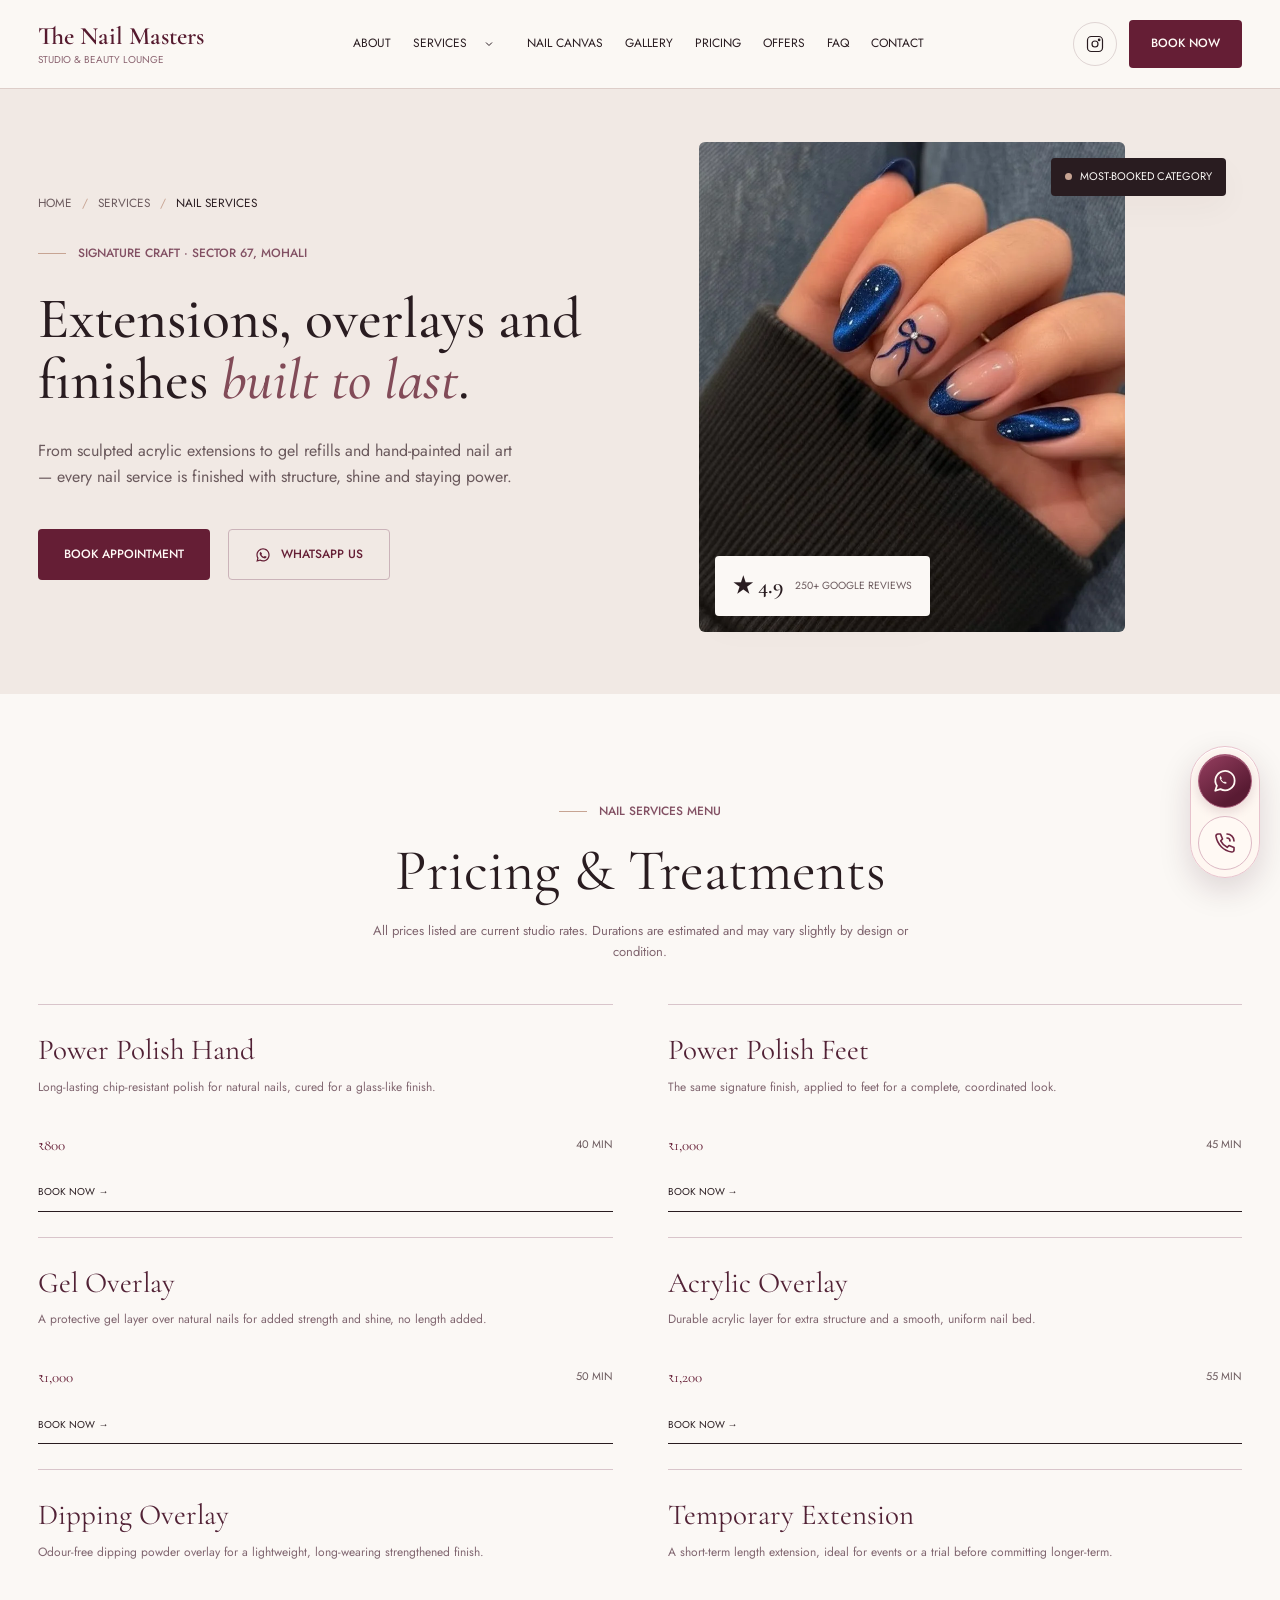
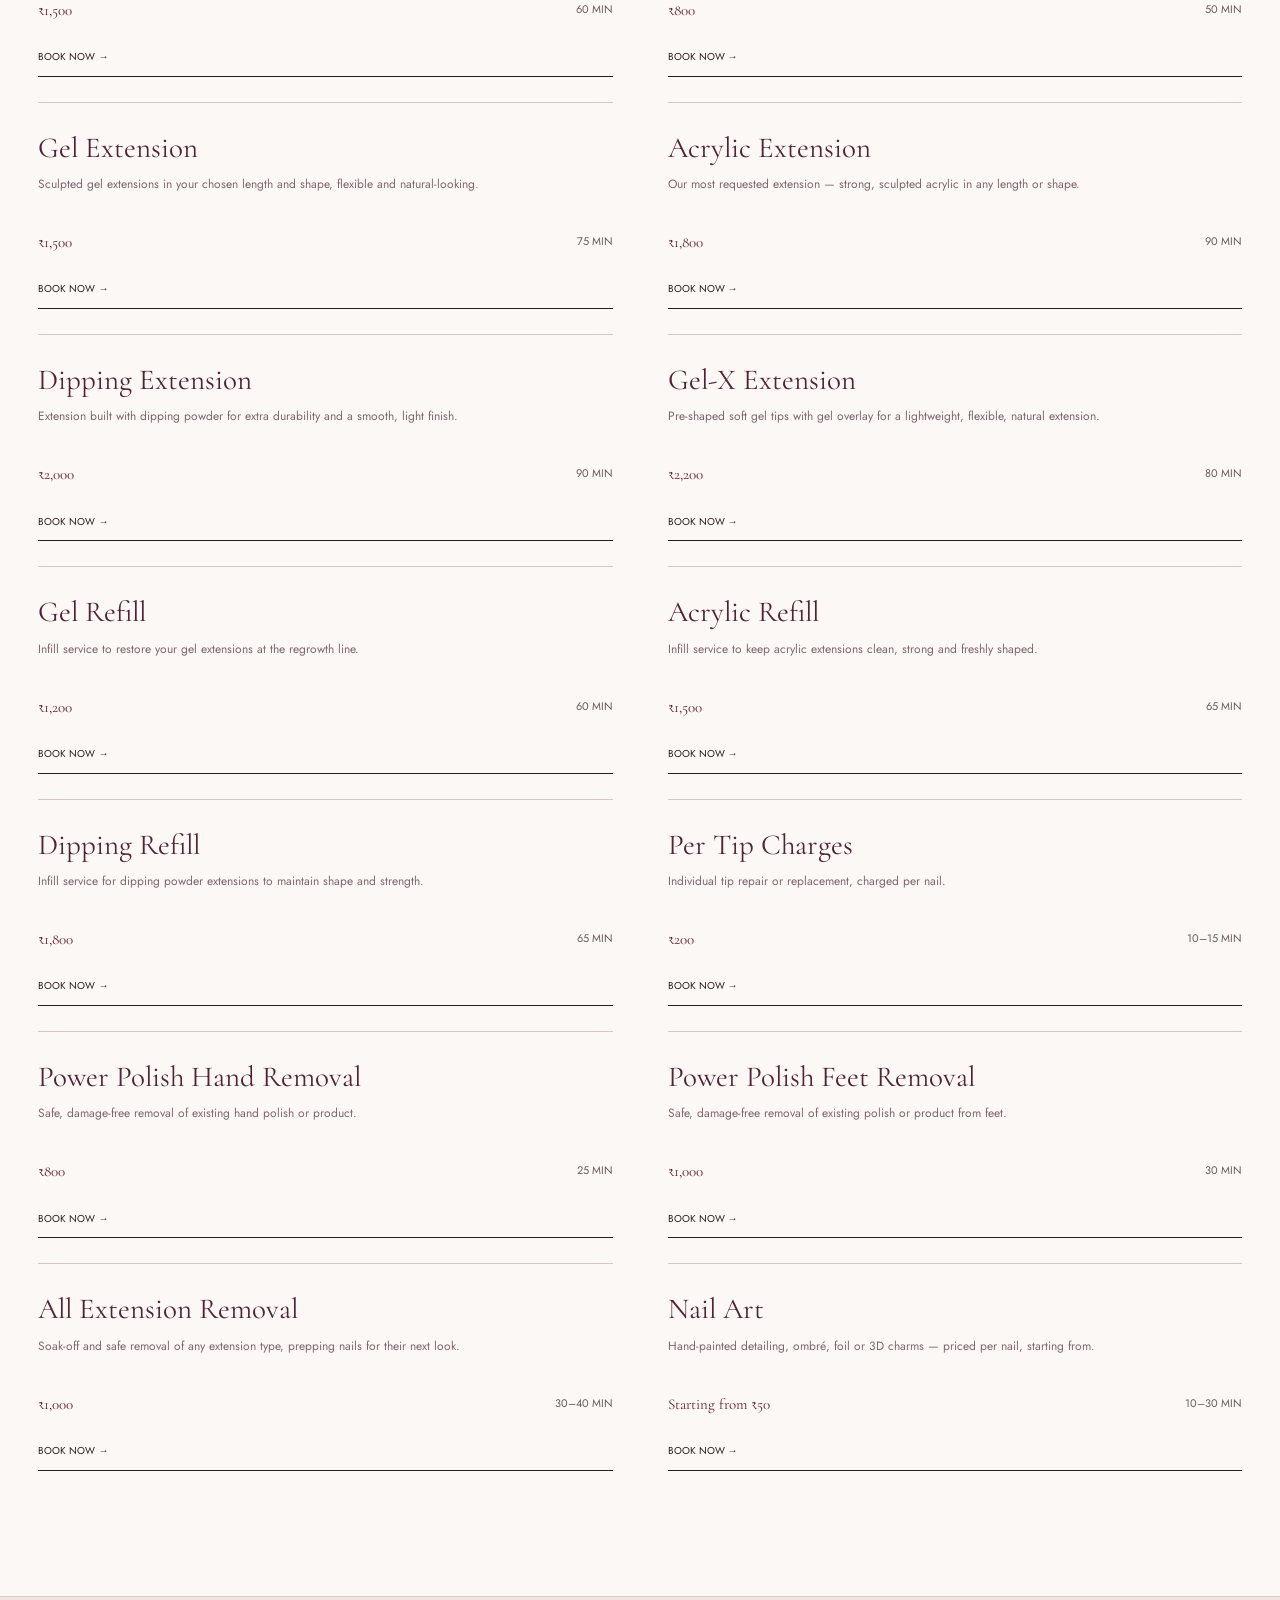
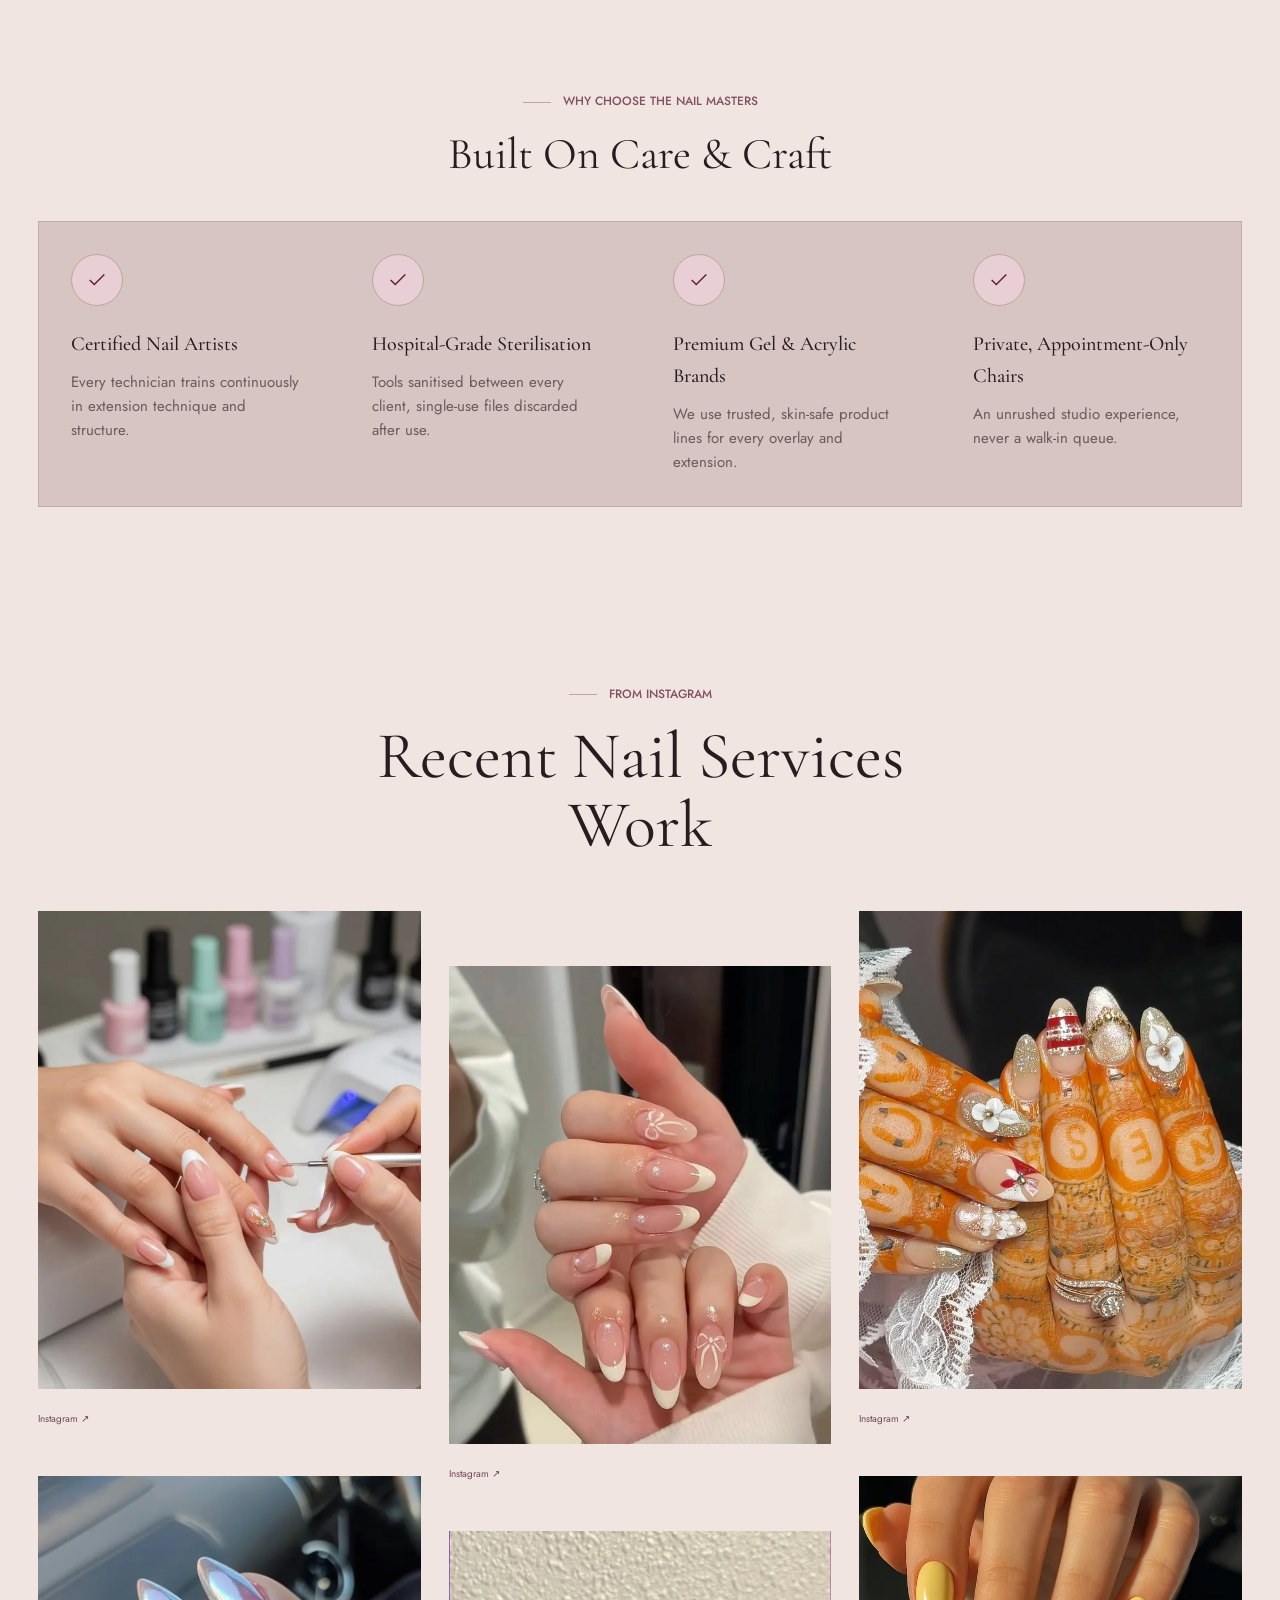
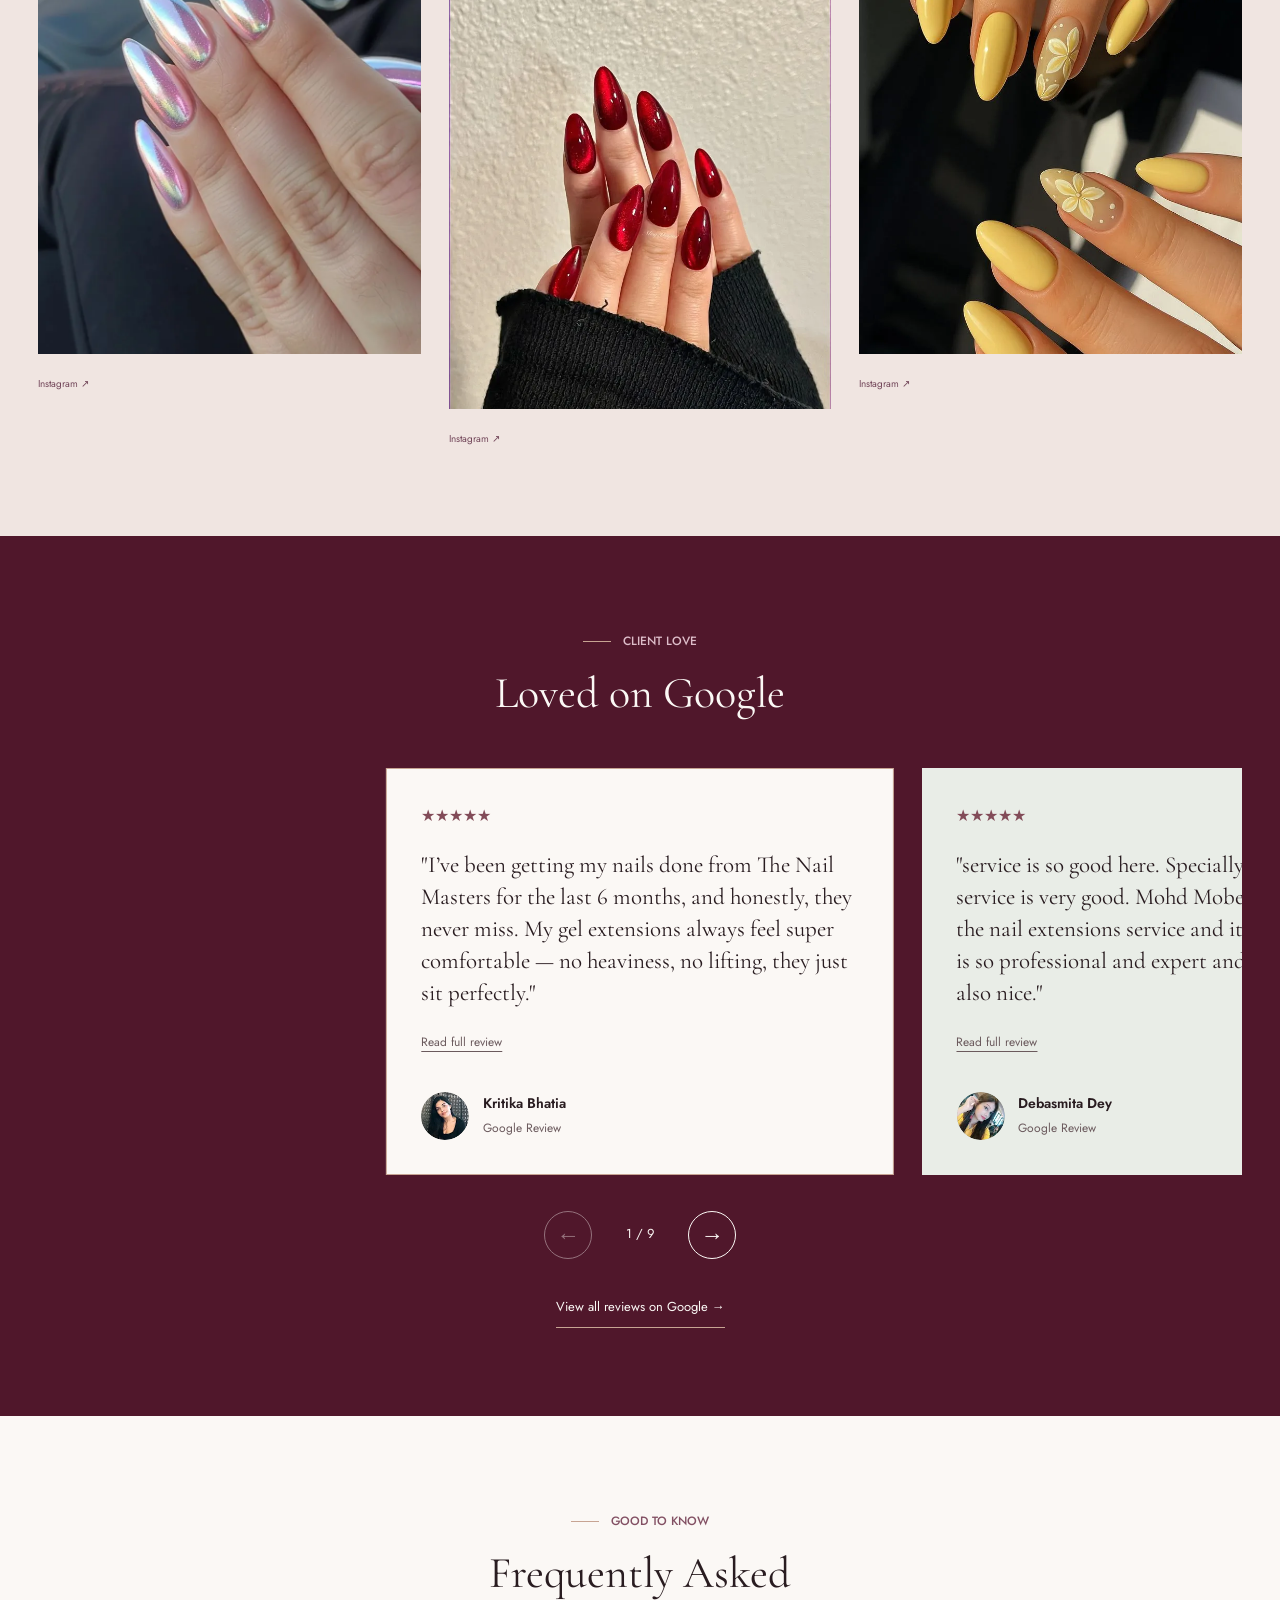
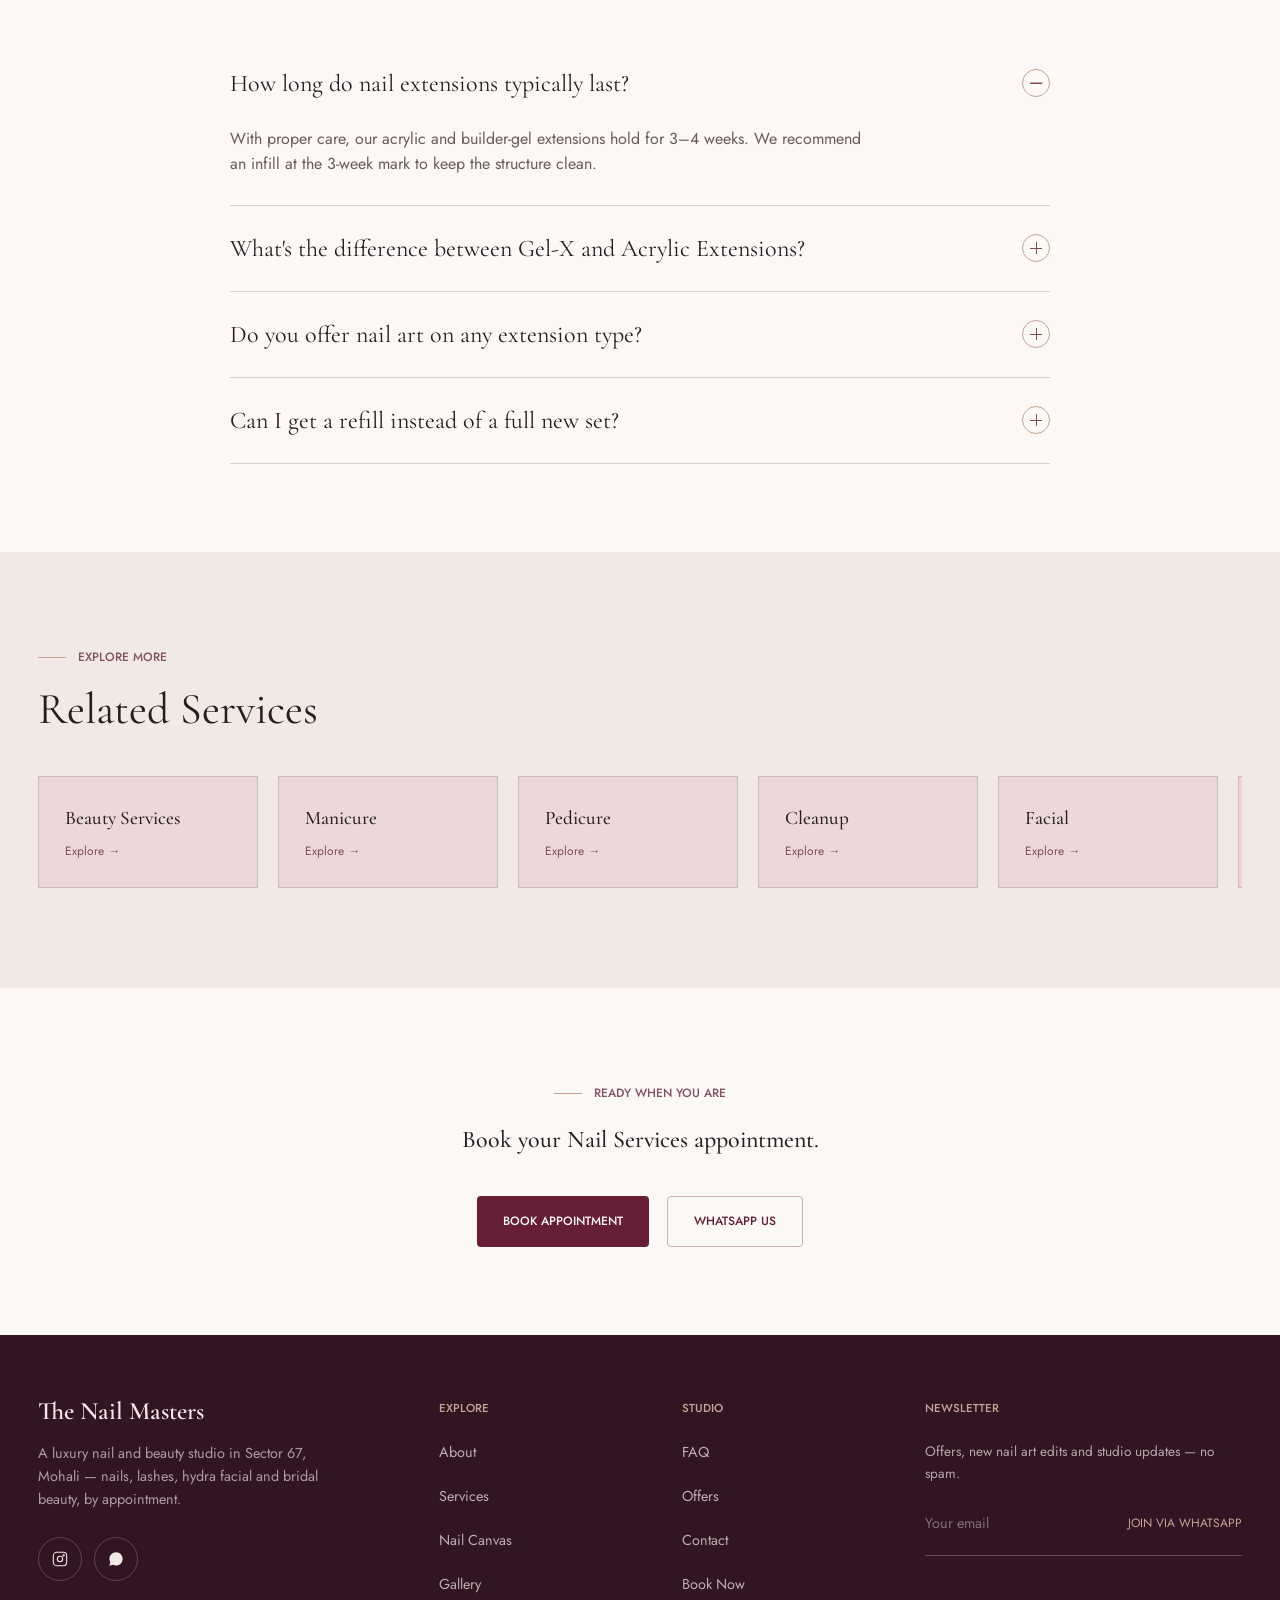
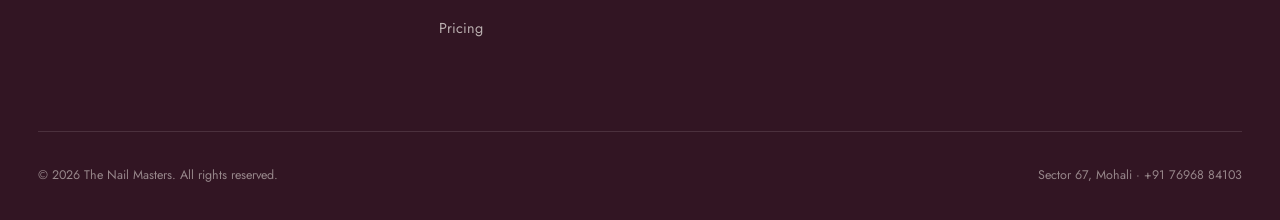
<file: services/nails.html>
﻿<!DOCTYPE html>
<html lang="en">
<head>
<meta charset="UTF-8">
<meta name="viewport" content="width=device-width, initial-scale=1.0, viewport-fit=cover">
<title>Nail Services in Mohali — The Nail Masters | Real Pricing &amp; Booking</title>
<meta name="description" content="Nail extensions, gel overlay, acrylic, dipping powder, Gel-X and nail art in Sector 67, Mohali. Real pricing, expert nail artists, book online or via WhatsApp.">
<link rel="canonical" href="https://thenailmasters.in/services/nails.html">

<meta property="og:type" content="business.business">
<meta property="og:title" content="Nail Services in Mohali — The Nail Masters | Real Pricing &amp; Booking">
<meta property="og:description" content="Nail extensions, gel overlay, acrylic, dipping powder, Gel-X and nail art in Sector 67, Mohali. Real pricing, expert nail artists, book online or via WhatsApp.">
<meta property="og:image" content="https://i.pinimg.com/1200x/c0/d5/61/c0d561452fad472bbcbb324f6d7ac3ae.jpg">
<meta property="og:url" content="https://thenailmasters.in/services/nails.html">
<meta property="og:locale" content="en_IN">

<meta name="twitter:card" content="summary_large_image">
<meta name="twitter:title" content="Nail Services in Mohali — The Nail Masters | Real Pricing &amp; Booking">
<meta name="twitter:description" content="Nail extensions, gel overlay, acrylic, dipping powder, Gel-X and nail art in Sector 67, Mohali. Real pricing, expert nail artists, book online or via WhatsApp.">
<meta name="twitter:image" content="https://i.pinimg.com/1200x/c0/d5/61/c0d561452fad472bbcbb324f6d7ac3ae.jpg">

<script type="application/ld+json">
{
  "@context": "https://schema.org",
  "@type": "Service",
  "serviceType": "Nail Services",
  "provider": {
    "@type": "BeautySalon",
    "name": "The Nail Masters",
    "address": {
      "@type": "PostalAddress",
      "streetAddress": "DSS No.8, First Floor, Central Street, Sector-67",
      "addressLocality": "S.A.S Nagar (Mohali)",
      "addressRegion": "Punjab",
      "addressCountry": "IN"
    },
    "telephone": "+91-7696884103",
    "url": "https://thenailmasters.in/"
  },
  "areaServed": "Mohali, Punjab",
  "url": "https://thenailmasters.in/services/nails.html"
}
</script>
<script type="application/ld+json">
{
  "@context": "https://schema.org",
  "@type": "BreadcrumbList",
  "itemListElement": [
    {"@type":"ListItem","position":1,"name":"Home","item":"https://thenailmasters.in/"},
    {"@type":"ListItem","position":2,"name":"Services","item":"https://thenailmasters.in/services.html"},
    {"@type":"ListItem","position":3,"name":"Nail Services","item":"https://thenailmasters.in/services/nails.html"}
  ]
}
</script>
<script type="application/ld+json">
{
  "@context": "https://schema.org",
  "@type": "FAQPage",
  "mainEntity": [
    {"@type":"Question","name":"How long do nail extensions typically last?","acceptedAnswer":{"@type":"Answer","text":"With proper care, our acrylic and builder-gel extensions hold for 3–4 weeks. We recommend an infill at the 3-week mark to keep the structure clean."}},{"@type":"Question","name":"What's the difference between Gel-X and Acrylic Extensions?","acceptedAnswer":{"@type":"Answer","text":"Gel-X uses pre-shaped soft gel tips for a lighter, more flexible feel, while acrylic is sculpted directly and offers maximum strength and structure."}},{"@type":"Question","name":"Do you offer nail art on any extension type?","acceptedAnswer":{"@type":"Answer","text":"Yes — nail art can be added to any overlay or extension, priced per nail depending on design complexity."}},{"@type":"Question","name":"Can I get a refill instead of a full new set?","acceptedAnswer":{"@type":"Answer","text":"If your existing extensions are in good condition, a refill (infill) is usually enough — ask your artist at your appointment."}}
  ]
}
</script>
<link rel="icon" type="image/svg+xml" sizes="any" href="../assets/images/favicon-nm.svg">
<link rel="icon" type="image/png" sizes="32x32" href="../assets/images/favicon-nm-32.png">
<link rel="apple-touch-icon" sizes="180x180" href="../assets/images/apple-touch-icon-nm.png">

<meta name="referrer" content="strict-origin-when-cross-origin">
<link rel="stylesheet" href="../assets/fonts/fonts.css">
<link rel="stylesheet" href="../assets/vendor/swiper-bundle.min.css">

<link rel="stylesheet" href="../style.css">
<link rel="stylesheet" href="../services.css">
<link rel="stylesheet" href="../premium.css">
<link rel="stylesheet" href="../serene-luxe.css">
<noscript><style>.nav-links{visibility:visible;position:static;width:auto;height:auto;flex-wrap:wrap;padding:12px;gap:12px;box-shadow:none}.nav-inner{flex-wrap:wrap}header{position:static}.burger{display:none}.faq-a{max-height:none}.testi-card p{display:block}.footer-news form,#bookingForm,#contactForm{display:none}</style></noscript>
</head>
<body>
<a class="skip-link" href="#main-content">Skip to content</a>
<header id="siteHeader">
  <div class="container nav-inner">
    <a href="../index.html#home" class="logo"><b>The Nail Masters</b><small>Studio &amp; Beauty Lounge</small></a>
    <nav class="nav-links" id="navLinks">
      <a href="../index.html#about">About</a>
      <div class="has-dropdown" id="servicesDropdown">
        <span class="dropdown-trigger">
          <a href="../services.html">Services</a>
          <svg width="12" height="12" viewBox="0 0 24 24" fill="none" stroke="currentColor" stroke-width="2"><path d="M6 9l6 6 6-6"/></svg>
        </span>
        <div class="nav-dropdown">
          <a href="../services/nails.html"><svg width="16" height="16" viewBox="0 0 24 24" fill="none" stroke="currentColor" stroke-width="1.6"><path d="M12 2c2 3 3 6 3 9a3 3 0 1 1-6 0c0-3 1-6 3-9Z"/></svg>Nail Services</a>
      <a href="../services/beauty.html"><svg width="16" height="16" viewBox="0 0 24 24" fill="none" stroke="currentColor" stroke-width="1.6"><path d="M12 21s-7-4.35-9.5-8.5C1 9 2.5 5 6.5 5c2 0 3.5 1.2 5.5 3.5C14 6.2 15.5 5 17.5 5c4 0 5.5 4 4 7.5C19 16.65 12 21 12 21Z"/></svg>Beauty Services</a>
      <a href="../services/manicure.html"><svg width="16" height="16" viewBox="0 0 24 24" fill="none" stroke="currentColor" stroke-width="1.6"><path d="M6 3v18M6 3h9a4 4 0 0 1 0 8H6"/></svg>Manicure</a>
      <a href="../services/pedicure.html"><svg width="16" height="16" viewBox="0 0 24 24" fill="none" stroke="currentColor" stroke-width="1.6"><path d="M12 3c-4 3-7 6-7 10a7 7 0 0 0 14 0c0-4-3-7-7-10Z"/></svg>Pedicure</a>
      <a href="../services/cleanup.html"><svg width="16" height="16" viewBox="0 0 24 24" fill="none" stroke="currentColor" stroke-width="1.6"><circle cx="12" cy="12" r="8"/><circle cx="12" cy="12" r="3"/></svg>Cleanup</a>
      <a href="../services/facial.html"><svg width="16" height="16" viewBox="0 0 24 24" fill="none" stroke="currentColor" stroke-width="1.6"><circle cx="12" cy="12" r="8"/><circle cx="12" cy="12" r="3"/></svg>Facial</a>
      <a href="../services/eyelashes.html"><svg width="16" height="16" viewBox="0 0 24 24" fill="none" stroke="currentColor" stroke-width="1.6"><path d="M2 12c3-4 7-6 10-6s7 2 10 6c-3 4-7 6-10 6s-7-2-10-6Z"/><circle cx="12" cy="12" r="2"/></svg>Eyelashes</a>
      
        </div>
      </div>
      <a href="../index.html#nail-canvas">Nail Canvas</a>
      <a href="../index.html#gallery">Gallery</a>
      <a href="../index.html#pricing">Pricing</a>
      <a href="../index.html#offers">Offers</a>
      <a href="../index.html#faq">FAQ</a>
      <a href="../contact.html">Contact</a>
    </nav>
    <div class="nav-cta">
      <a class="icon-btn" href="https://www.instagram.com/thenailmasters.in/" target="_blank" rel="noopener" aria-label="Instagram">
        <svg width="18" height="18" viewBox="0 0 24 24" fill="none" stroke="currentColor" stroke-width="1.6"><rect x="2" y="2" width="20" height="20" rx="5"/><circle cx="12" cy="12" r="4"/><circle cx="17.5" cy="6.5" r="1"/></svg>
      </a>
      <a class="btn btn-gold" href="../booking.html">Book Now</a>
      <button class="burger" id="burger" aria-label="Menu"><span></span><span></span><span></span></button>
    </div>
  </div>
</header>
<main id="main-content">


<section class="svc-hero" id="home">
  <div class="container svc-hero-grid">
    <div>
      <div class="breadcrumb" data-aos="fade-up">
        <a href="../index.html">Home</a><span class="sep">/</span>
        <a href="../services.html">Services</a><span class="sep">/</span>
        <span class="current">Nail Services</span>
      </div>
      <div class="hero-eyebrow eyebrow" data-aos="fade-up">Signature Craft &middot; Sector 67, Mohali</div>
      <h1 data-aos="fade-up" data-aos-delay="100">Extensions, overlays and<br>finishes <em>built to last</em>.</h1>
      <p class="lead" data-aos="fade-up" data-aos-delay="200">From sculpted acrylic extensions to gel refills and hand-painted nail art — every nail service is finished with structure, shine and staying power.</p>
      <div class="svc-hero-cta" data-aos="fade-up" data-aos-delay="300">
        <a href="../booking.html" class="btn btn-gold">Book Appointment</a>
        <a href="https://wa.me/917696884103" target="_blank" rel="noopener" class="btn btn-outline">
          <svg width="16" height="16" viewBox="0 0 24 24" fill="currentColor"><path d="M12.04 2C6.58 2 2.13 6.45 2.13 11.91c0 1.75.46 3.39 1.26 4.81L2 22l5.42-1.36a9.9 9.9 0 0 0 4.62 1.14h.01c5.46 0 9.9-4.45 9.9-9.91 0-2.65-1.03-5.13-2.9-7C17.17 3.03 14.68 2 12.04 2m.01 1.8c2.16 0 4.19.84 5.72 2.38a8.03 8.03 0 0 1 2.36 5.73c0 4.47-3.64 8.11-8.1 8.11a8.1 8.1 0 0 1-4.13-1.13l-.3-.17-3.02.79.8-2.93-.19-.3a8.06 8.06 0 0 1-1.24-4.31c0-4.47 3.65-8.11 8.1-8.11M8.5 7.6c-.17 0-.44.06-.67.32-.23.25-.87.85-.87 2.08 0 1.22.9 2.4 1.02 2.57.13.16 1.75 2.8 4.32 3.82 2.14.85 2.57.68 3.04.64.46-.04 1.5-.61 1.71-1.2.21-.6.21-1.1.15-1.21-.06-.11-.23-.17-.48-.3-.25-.13-1.5-.74-1.73-.82-.23-.09-.4-.13-.57.13-.17.25-.65.82-.8.99-.15.17-.29.19-.54.06-.25-.12-1.05-.39-2-1.23-.74-.66-1.24-1.47-1.39-1.72-.14-.25-.01-.38.11-.51.11-.11.25-.29.37-.44.12-.15.16-.25.24-.42.08-.17.04-.31-.02-.44C9.71 9.4 9.2 8.14 9 7.65c-.17-.42-.36-.42-.5-.43z"/></svg>
          WhatsApp Us
        </a>
      </div>
    </div>
    <div class="svc-hero-visual" data-aos="fade-left" data-aos-delay="150">
      <div class="hero-float" style="position:absolute;top:-24px;right:20px;">
        <span class="dot"></span>Most-booked category
      </div>
      <div class="svc-hero-frame">
        <img src="../assets/images/source-a06d0f7f62-790.webp" srcset="../assets/images/source-a06d0f7f62-400.webp 400w, ../assets/images/source-a06d0f7f62-790.webp 790w" sizes="(max-width: 780px) 100vw, 60vw" width="790" height="1053" alt="Sculpted gel nail extensions at The Nail Masters, Mohali" loading="eager" decoding="async" fetchpriority="high">
      </div>
      <div class="svc-hero-badge"><b>★ 4.9</b><span>250+ Google Reviews</span></div>
    </div>
  </div>
</section>

<section class="section section--tint" id="menu">
  <div class="container">
    <div class="section-head center">
      <div class="eyebrow">Nail Services Menu</div>
      <h2>Pricing &amp; Treatments</h2>
      <svg class="brush" viewBox="0 0 120 20"><path d="M4 14 Q 30 2, 60 12 T 116 8"/></svg>
      <p>All prices listed are current studio rates. Durations are estimated and may vary slightly by design or condition.</p>
    </div>
    <div class="menu-grid">
      
      <article class="menu-card" data-aos="fade-up">
        <h3>Power Polish Hand</h3>
        <p class="desc">Long-lasting chip-resistant polish for natural nails, cured for a glass-like finish.</p>
        <div class="menu-meta"><span class="price">₹800</span><span class="dur">40 min</span></div>
        <a href="../booking.html" class="link-arrow">Book Now &rarr;</a>
      </article>
      <article class="menu-card" data-aos="fade-up">
        <h3>Power Polish Feet</h3>
        <p class="desc">The same signature finish, applied to feet for a complete, coordinated look.</p>
        <div class="menu-meta"><span class="price">₹1,000</span><span class="dur">45 min</span></div>
        <a href="../booking.html" class="link-arrow">Book Now &rarr;</a>
      </article>
      <article class="menu-card" data-aos="fade-up">
        <h3>Gel Overlay</h3>
        <p class="desc">A protective gel layer over natural nails for added strength and shine, no length added.</p>
        <div class="menu-meta"><span class="price">₹1,000</span><span class="dur">50 min</span></div>
        <a href="../booking.html" class="link-arrow">Book Now &rarr;</a>
      </article>
      <article class="menu-card" data-aos="fade-up">
        <h3>Acrylic Overlay</h3>
        <p class="desc">Durable acrylic layer for extra structure and a smooth, uniform nail bed.</p>
        <div class="menu-meta"><span class="price">₹1,200</span><span class="dur">55 min</span></div>
        <a href="../booking.html" class="link-arrow">Book Now &rarr;</a>
      </article>
      <article class="menu-card" data-aos="fade-up">
        <h3>Dipping Overlay</h3>
        <p class="desc">Odour-free dipping powder overlay for a lightweight, long-wearing strengthened finish.</p>
        <div class="menu-meta"><span class="price">₹1,500</span><span class="dur">60 min</span></div>
        <a href="../booking.html" class="link-arrow">Book Now &rarr;</a>
      </article>
      <article class="menu-card" data-aos="fade-up">
        <h3>Temporary Extension</h3>
        <p class="desc">A short-term length extension, ideal for events or a trial before committing longer-term.</p>
        <div class="menu-meta"><span class="price">₹800</span><span class="dur">50 min</span></div>
        <a href="../booking.html" class="link-arrow">Book Now &rarr;</a>
      </article>
      <article class="menu-card" data-aos="fade-up">
        <h3>Gel Extension</h3>
        <p class="desc">Sculpted gel extensions in your chosen length and shape, flexible and natural-looking.</p>
        <div class="menu-meta"><span class="price">₹1,500</span><span class="dur">75 min</span></div>
        <a href="../booking.html" class="link-arrow">Book Now &rarr;</a>
      </article>
      <article class="menu-card" data-aos="fade-up">
        <h3>Acrylic Extension</h3>
        <p class="desc">Our most requested extension — strong, sculpted acrylic in any length or shape.</p>
        <div class="menu-meta"><span class="price">₹1,800</span><span class="dur">90 min</span></div>
        <a href="../booking.html" class="link-arrow">Book Now &rarr;</a>
      </article>
      <article class="menu-card" data-aos="fade-up">
        <h3>Dipping Extension</h3>
        <p class="desc">Extension built with dipping powder for extra durability and a smooth, light finish.</p>
        <div class="menu-meta"><span class="price">₹2,000</span><span class="dur">90 min</span></div>
        <a href="../booking.html" class="link-arrow">Book Now &rarr;</a>
      </article>
      <article class="menu-card" data-aos="fade-up">
        <h3>Gel-X Extension</h3>
        <p class="desc">Pre-shaped soft gel tips with gel overlay for a lightweight, flexible, natural extension.</p>
        <div class="menu-meta"><span class="price">₹2,200</span><span class="dur">80 min</span></div>
        <a href="../booking.html" class="link-arrow">Book Now &rarr;</a>
      </article>
      <article class="menu-card" data-aos="fade-up">
        <h3>Gel Refill</h3>
        <p class="desc">Infill service to restore your gel extensions at the regrowth line.</p>
        <div class="menu-meta"><span class="price">₹1,200</span><span class="dur">60 min</span></div>
        <a href="../booking.html" class="link-arrow">Book Now &rarr;</a>
      </article>
      <article class="menu-card" data-aos="fade-up">
        <h3>Acrylic Refill</h3>
        <p class="desc">Infill service to keep acrylic extensions clean, strong and freshly shaped.</p>
        <div class="menu-meta"><span class="price">₹1,500</span><span class="dur">65 min</span></div>
        <a href="../booking.html" class="link-arrow">Book Now &rarr;</a>
      </article>
      <article class="menu-card" data-aos="fade-up">
        <h3>Dipping Refill</h3>
        <p class="desc">Infill service for dipping powder extensions to maintain shape and strength.</p>
        <div class="menu-meta"><span class="price">₹1,800</span><span class="dur">65 min</span></div>
        <a href="../booking.html" class="link-arrow">Book Now &rarr;</a>
      </article>
      <article class="menu-card" data-aos="fade-up">
        <h3>Per Tip Charges</h3>
        <p class="desc">Individual tip repair or replacement, charged per nail.</p>
        <div class="menu-meta"><span class="price">₹200</span><span class="dur">10–15 min</span></div>
        <a href="../booking.html" class="link-arrow">Book Now &rarr;</a>
      </article>
      <article class="menu-card" data-aos="fade-up">
        <h3>Power Polish Hand Removal</h3>
        <p class="desc">Safe, damage-free removal of existing hand polish or product.</p>
        <div class="menu-meta"><span class="price">₹800</span><span class="dur">25 min</span></div>
        <a href="../booking.html" class="link-arrow">Book Now &rarr;</a>
      </article>
      <article class="menu-card" data-aos="fade-up">
        <h3>Power Polish Feet Removal</h3>
        <p class="desc">Safe, damage-free removal of existing polish or product from feet.</p>
        <div class="menu-meta"><span class="price">₹1,000</span><span class="dur">30 min</span></div>
        <a href="../booking.html" class="link-arrow">Book Now &rarr;</a>
      </article>
      <article class="menu-card" data-aos="fade-up">
        <h3>All Extension Removal</h3>
        <p class="desc">Soak-off and safe removal of any extension type, prepping nails for their next look.</p>
        <div class="menu-meta"><span class="price">₹1,000</span><span class="dur">30–40 min</span></div>
        <a href="../booking.html" class="link-arrow">Book Now &rarr;</a>
      </article>
      <article class="menu-card" data-aos="fade-up">
        <h3>Nail Art</h3>
        <p class="desc">Hand-painted detailing, ombré, foil or 3D charms — priced per nail, starting from.</p>
        <div class="menu-meta"><span class="price">Starting from ₹50</span><span class="dur">10–30 min</span></div>
        <a href="../booking.html" class="link-arrow">Book Now &rarr;</a>
      </article>
    </div>
  </div>
</section>

<section class="section" id="benefits">
  <div class="container">
    <div class="section-head center">
      <div class="eyebrow">Why Choose The Nail Masters</div>
      <h2>Built On Care &amp; Craft</h2>
      <svg class="brush" viewBox="0 0 120 20"><path d="M4 14 Q 30 2, 60 12 T 116 8"/></svg>
    </div>
    <div class="benefit-grid" data-aos="fade-up">
      
      <div class="benefit-card">
        <div class="service-icon"><svg width="22" height="22" viewBox="0 0 24 24" fill="none" stroke="currentColor" stroke-width="1.6"><path d="M20 6L9 17l-5-5"/></svg></div>
        <h3>Certified Nail Artists</h3>
        <p>Every technician trains continuously in extension technique and structure.</p>
      </div>
      <div class="benefit-card">
        <div class="service-icon"><svg width="22" height="22" viewBox="0 0 24 24" fill="none" stroke="currentColor" stroke-width="1.6"><path d="M20 6L9 17l-5-5"/></svg></div>
        <h3>Hospital-Grade Sterilisation</h3>
        <p>Tools sanitised between every client, single-use files discarded after use.</p>
      </div>
      <div class="benefit-card">
        <div class="service-icon"><svg width="22" height="22" viewBox="0 0 24 24" fill="none" stroke="currentColor" stroke-width="1.6"><path d="M20 6L9 17l-5-5"/></svg></div>
        <h3>Premium Gel & Acrylic Brands</h3>
        <p>We use trusted, skin-safe product lines for every overlay and extension.</p>
      </div>
      <div class="benefit-card">
        <div class="service-icon"><svg width="22" height="22" viewBox="0 0 24 24" fill="none" stroke="currentColor" stroke-width="1.6"><path d="M20 6L9 17l-5-5"/></svg></div>
        <h3>Private, Appointment-Only Chairs</h3>
        <p>An unrushed studio experience, never a walk-in queue.</p>
      </div>
    </div>
  </div>
</section>

<section class="section section--tint" id="gallery">
  <div class="container">
    <div class="section-head center">
      <div class="eyebrow">From Instagram</div>
      <h2>Recent Nail Services Work</h2>
      <svg class="brush" viewBox="0 0 120 20"><path d="M4 14 Q 30 2, 60 12 T 116 8"/></svg>
    </div>
    <div class="insta-strip" data-aos="fade-up">
      <a href="https://www.instagram.com/thenailmasters.in/" target="_blank" rel="noopener"><img src="../assets/images/source-c63c636026-800.webp" srcset="../assets/images/source-c63c636026-400.webp 400w, ../assets/images/source-c63c636026-800.webp 800w, ../assets/images/source-c63c636026-1024.webp 1024w" sizes="(max-width: 780px) 50vw, 420px" width="1024" height="1024" alt="Nail Services work at The Nail Masters, Mohali" loading="lazy" decoding="async"></a>
      <a href="https://www.instagram.com/thenailmasters.in/" target="_blank" rel="noopener"><img src="../assets/images/source-ca5c9bae46-735.webp" srcset="../assets/images/source-ca5c9bae46-400.webp 400w, ../assets/images/source-ca5c9bae46-735.webp 735w" sizes="(max-width: 780px) 50vw, 420px" width="735" height="865" alt="Nail Services work at The Nail Masters, Mohali" loading="lazy" decoding="async"></a>
      <a href="https://www.instagram.com/thenailmasters.in/" target="_blank" rel="noopener"><img src="../assets/images/source-3716ba1e10-720.webp" srcset="../assets/images/source-3716ba1e10-400.webp 400w, ../assets/images/source-3716ba1e10-720.webp 720w" sizes="(max-width: 780px) 50vw, 420px" width="720" height="960" alt="Nail Services work at The Nail Masters, Mohali" loading="lazy" decoding="async"></a>
      <a href="https://www.instagram.com/thenailmasters.in/" target="_blank" rel="noopener"><img src="../assets/images/source-45f22c887e-800.webp" srcset="../assets/images/source-45f22c887e-400.webp 400w, ../assets/images/source-45f22c887e-800.webp 800w, ../assets/images/source-45f22c887e-816.webp 816w" sizes="(max-width: 780px) 50vw, 420px" width="816" height="1456" alt="Nail Services work at The Nail Masters, Mohali" loading="lazy" decoding="async"></a>
      <a href="https://www.instagram.com/thenailmasters.in/" target="_blank" rel="noopener"><img src="../assets/images/source-39971fd02a-736.webp" srcset="../assets/images/source-39971fd02a-400.webp 400w, ../assets/images/source-39971fd02a-736.webp 736w" sizes="(max-width: 780px) 50vw, 420px" width="736" height="981" alt="Nail Services work at The Nail Masters, Mohali" loading="lazy" decoding="async"></a>
      <a href="https://www.instagram.com/thenailmasters.in/" target="_blank" rel="noopener"><img src="../assets/images/source-b5896966f7-736.webp" srcset="../assets/images/source-b5896966f7-400.webp 400w, ../assets/images/source-b5896966f7-736.webp 736w" sizes="(max-width: 780px) 50vw, 420px" width="736" height="1104" alt="Nail Services work at The Nail Masters, Mohali" loading="lazy" decoding="async"></a>
      
    </div>
  </div>
</section>

<section class="section section--dark" id="testimonials">
  <div class="container">
    <div class="section-head center">
      <div class="eyebrow" style="color:var(--rosegold)">Client Love</div>
      <h2>Loved on Google</h2>
      <svg class="brush" viewBox="0 0 120 20" style="margin-left:auto;margin-right:auto"><path d="M4 14 Q 30 2, 60 12 T 116 8"/></svg>
    </div>
    <div class="swiper testiSwiper" data-aos="fade-up">
      <div class="swiper-wrapper">
        <div class="swiper-slide"><div class="testi-card">
          <div class="testi-stars">★★★★★</div>
          <p>"I’ve been getting my nails done from The Nail Masters for the last 6 months, and honestly, they never miss. My gel extensions always feel super comfortable — no heaviness, no lifting, they just sit perfectly."</p>
          <div class="testi-who"><img src="../assets/images/source-51fde7ee76-90.webp" srcset="../assets/images/source-51fde7ee76-90.webp 90w" sizes="48px" width="90" height="90" alt="Client" decoding="async"><div><b>Kritika Bhatia</b><span>Google Review</span></div></div>
        </div></div>
        <div class="swiper-slide"><div class="testi-card">
          <div class="testi-stars">★★★★★</div>
          <p>"service is so good here. Specially Nail extensions service is very good. Mohd Mobeen has given me the nail extensions service and it was so good, he is so professional and expert and behaviour is also nice."</p>
          <div class="testi-who"><img src="../assets/images/source-642eca51be-90.webp" srcset="../assets/images/source-642eca51be-90.webp 90w" sizes="48px" width="90" height="90" alt="Client" decoding="async"><div><b>Debasmita Dey</b><span>Google Review</span></div></div>
        </div></div>
        <div class="swiper-slide"><div class="testi-card">
          <div class="testi-stars">★★★★★</div>
          <p>"Absolutely blown away by the amazing work done by the nail masters! Their attention to detail, creativity is unmatched. My nails turned out even better than I imagined—flawless finish, perfect shape."</p>
          <div class="testi-who"><img src="../assets/images/source-dd3d6bec91-90.webp" srcset="../assets/images/source-dd3d6bec91-90.webp 90w" sizes="48px" width="90" height="90" alt="Client" decoding="async"><div><b>Aparna Khanna1110</b><span>Google Review</span></div></div>
        </div></div>
        <div class="swiper-slide"><div class="testi-card">
          <div class="testi-stars">★★★★★</div>
          <p>"My go-to place ! Perfect location which is easily accessible. Great service …the nail technicians are very professional and cordial as well."</p>
          <div class="testi-who"><img src="../assets/images/source-099378ce1f-90.webp" srcset="../assets/images/source-099378ce1f-90.webp 90w" sizes="48px" width="90" height="90" alt="Client" decoding="async"><div><b>Shirin Chaudhary</b><span>Google Review</span></div></div>
        </div></div>
        <div class="swiper-slide"><div class="testi-card">
          <div class="testi-stars">★★★★★</div>
          <p>"I had a great experience at Nail Masters. The entire process was hygienic, the staff was very cooperative, and the prices were quite reasonable"</p>
          <div class="testi-who"><img src="../assets/images/source-b543eea188-90.webp" srcset="../assets/images/source-b543eea188-90.webp 90w" sizes="48px" width="90" height="90" alt="Client" decoding="async"><div><b>Srishti Gaba</b><span>Google Review</span></div></div>
        </div></div>
        <div class="swiper-slide"><div class="testi-card">
          <div class="testi-stars">★★★★★</div>
          <p>"Very nice services provided over here. Polite nature , nd there Work is good . Will visit here soon 💖"</p>
          <div class="testi-who"><img src="../assets/images/source-bd7d1b68eb-90.webp" srcset="../assets/images/source-bd7d1b68eb-90.webp 90w" sizes="48px" width="90" height="90" alt="Client" decoding="async"><div><b>Simran Tomar</b><span>Google Review</span></div></div>
        </div></div>
        <div class="swiper-slide"><div class="testi-card">
          <div class="testi-stars">★★★★★</div>
          <p>"very nice staff natasha did my extention and also very friendly i really enjoyed doing this thank nail Master ✅✅🎊❤️❤️❤️❤️ …"</p>
          <div class="testi-who"><img src="../assets/images/source-a6c1035ac3-45.webp" srcset="../assets/images/source-a6c1035ac3-45.webp 45w" sizes="48px" width="45" height="45" alt="Client" decoding="async"><div><b>Mehak Kamboj</b><span>Google Review</span></div></div>
        </div></div><div class="swiper-slide"><div class="testi-card">
          <div class="testi-stars">★★★★★</div>
          <p>"It was my first time visiting the nail masters. Amazing experience, friendly and generous people. Will be visiting soon!"</p>
          <div class="testi-who"><img src="../assets/images/source-abb10aeab2-45.webp" srcset="../assets/images/source-abb10aeab2-45.webp 45w" sizes="48px" width="45" height="45" alt="Client" decoding="async"><div><b>Shivi Razdan</b><span>Google Review</span></div></div>
        </div></div><div class="swiper-slide"><div class="testi-card">
          <div class="testi-stars">★★★★★</div>
          <p>"I got my nails done + manicure and pedicure.Everything was done by Natasha. She was really sweet and did her job professionally.I'm really impressed by her."</p>
          <div class="testi-who"><img src="../assets/images/source-a2a759e709-45.webp" srcset="../assets/images/source-a2a759e709-45.webp 45w" sizes="48px" width="45" height="45" alt="Client" decoding="async"><div><b>SIMON SEHGAL</b><span>Google Review</span></div></div>
        </div></div>
      </div>
    </div>
  </div>
  <a class="review-all" href="https://maps.app.goo.gl/Sv2ticWDZk9cAPgM8" target="_blank" rel="noopener noreferrer">View all reviews on Google &rarr;</a>
</section>

<section class="section" id="faq">
  <div class="container">
    <div class="section-head center">
      <div class="eyebrow">Good to Know</div>
      <h2>Frequently Asked</h2>
      <svg class="brush" viewBox="0 0 120 20"><path d="M4 14 Q 30 2, 60 12 T 116 8"/></svg>
    </div>
    <div class="faq-wrap" data-aos="fade-up">
      
      <div class="faq-item open">
        <button class="faq-q" type="button"><span>How long do nail extensions typically last?</span><span class="plus"></span></button>
        <div class="faq-a"><p>With proper care, our acrylic and builder-gel extensions hold for 3–4 weeks. We recommend an infill at the 3-week mark to keep the structure clean.</p></div>
      </div>
      <div class="faq-item">
        <button class="faq-q" type="button"><span>What's the difference between Gel-X and Acrylic Extensions?</span><span class="plus"></span></button>
        <div class="faq-a"><p>Gel-X uses pre-shaped soft gel tips for a lighter, more flexible feel, while acrylic is sculpted directly and offers maximum strength and structure.</p></div>
      </div>
      <div class="faq-item">
        <button class="faq-q" type="button"><span>Do you offer nail art on any extension type?</span><span class="plus"></span></button>
        <div class="faq-a"><p>Yes — nail art can be added to any overlay or extension, priced per nail depending on design complexity.</p></div>
      </div>
      <div class="faq-item">
        <button class="faq-q" type="button"><span>Can I get a refill instead of a full new set?</span><span class="plus"></span></button>
        <div class="faq-a"><p>If your existing extensions are in good condition, a refill (infill) is usually enough — ask your artist at your appointment.</p></div>
      </div>
    </div>
  </div>
</section>

<section class="section section--tint" id="related">
  <div class="container">
    <div class="section-head">
      <div class="eyebrow">Explore More</div>
      <h2>Related Services</h2>
      <svg class="brush" viewBox="0 0 120 20"><path d="M4 14 Q 30 2, 60 12 T 116 8"/></svg>
    </div>
    <div class="related-strip" data-aos="fade-up">
      
      <a href="beauty.html" class="related-card">
        <h4>Beauty Services</h4>
        <span>Explore &rarr;</span>
      </a>
      <a href="manicure.html" class="related-card">
        <h4>Manicure</h4>
        <span>Explore &rarr;</span>
      </a>
      <a href="pedicure.html" class="related-card">
        <h4>Pedicure</h4>
        <span>Explore &rarr;</span>
      </a>
      <a href="cleanup.html" class="related-card">
        <h4>Cleanup</h4>
        <span>Explore &rarr;</span>
      </a>
      <a href="facial.html" class="related-card">
        <h4>Facial</h4>
        <span>Explore &rarr;</span>
      </a>
      <a href="eyelashes.html" class="related-card">
        <h4>Eyelashes</h4>
        <span>Explore &rarr;</span>
      </a>
    </div>
  </div>
</section>

<section class="section" id="contact-cta">
  <div class="container" style="text-align:center;">
    <div class="eyebrow" style="justify-content:center;">Ready When You Are</div>
    <h2 style="margin-top:18px;">Book your Nail Services appointment.</h2>
    <svg class="brush" viewBox="0 0 120 20" style="margin-left:auto;margin-right:auto;"><path d="M4 14 Q 30 2, 60 12 T 116 8"/></svg>
    <div class="svc-hero-cta" style="justify-content:center;margin-top:36px;">
      <a href="../booking.html" class="btn btn-gold">Book Appointment</a>
      <a href="https://wa.me/917696884103" target="_blank" rel="noopener" class="btn btn-outline">WhatsApp Us</a>
    </div>
  </div>
</section>

</main>
<footer>
  <div class="container">
    <div class="footer-grid">
      <div class="footer-brand">
        <a href="../index.html#home" class="logo"><b>The Nail Masters</b></a>
        <p>A luxury nail and beauty studio in Sector 67, Mohali — nails, lashes, hydra facial and bridal beauty, by appointment.</p>
        <div class="footer-social">
          <a class="icon-btn" style="border-color:rgba(251,247,241,.2)" href="https://www.instagram.com/thenailmasters.in/" target="_blank" rel="noopener" aria-label="Instagram">
            <svg width="16" height="16" viewBox="0 0 24 24" fill="none" stroke="currentColor" stroke-width="1.6"><rect x="2" y="2" width="20" height="20" rx="5"/><circle cx="12" cy="12" r="4"/><circle cx="17.5" cy="6.5" r="1"/></svg>
          </a>
          <a class="icon-btn" style="border-color:rgba(251,247,241,.2)" href="https://wa.me/917696884103" target="_blank" rel="noopener" aria-label="WhatsApp">
            <svg width="16" height="16" viewBox="0 0 24 24" fill="currentColor"><path d="M12.04 2C6.58 2 2.13 6.45 2.13 11.91c0 1.75.46 3.39 1.26 4.81L2 22l5.42-1.36a9.9 9.9 0 0 0 4.62 1.14h.01c5.46 0 9.9-4.45 9.9-9.91 0-2.65-1.03-5.13-2.9-7C17.17 3.03 14.68 2 12.04 2"/></svg>
          </a>
        </div>
      </div>
      <div class="footer-col">
        <h4>Explore</h4>
        <a href="../index.html#about">About</a>
        <a href="../services.html">Services</a>
        <a href="../index.html#nail-canvas">Nail Canvas</a>
        <a href="../index.html#gallery">Gallery</a>
        <a href="../index.html#pricing">Pricing</a>
      </div>
      <div class="footer-col">
        <h4>Studio</h4>
        <a href="../index.html#faq">FAQ</a>
        <a href="../index.html#offers">Offers</a>
        <a href="../contact.html">Contact</a>
        <a href="../booking.html">Book Now</a>
      </div>
      <div class="footer-col footer-news">
        <h4>Newsletter</h4>
        <p style="font-size:0.85rem;color:rgba(251,247,241,.65);">Offers, new nail art edits and studio updates — no spam.</p>
        <form>
          <input type="email" placeholder="Your email" required>
          <button type="submit">Join via WhatsApp</button>
        </form>
      </div>
    </div>
    <div class="footer-bottom">
      <span>&copy; 2026 The Nail Masters. All rights reserved.</span>
      <span>Sector 67, Mohali &middot; +91 76968 84103</span>
    </div>
  </div>
</footer>

<div class="floating-actions">
  <a class="fab fab-whatsapp" href="https://wa.me/917696884103" target="_blank" rel="noopener" aria-label="WhatsApp">
    <svg width="26" height="26" viewBox="0 0 24 24" fill="none" stroke="currentColor" stroke-width="1.65" stroke-linecap="round" stroke-linejoin="round" aria-hidden="true"><path d="M20.9 11.7a8.9 8.9 0 0 1-13.1 7.8L3 21l1.5-4.6A8.9 8.9 0 1 1 20.9 11.7Z"/><path d="m8.1 7.3-.7.8c-.6.7-.2 2.5 1.2 4.1 1.5 1.7 3.5 2.7 4.3 2.2l.9-.6-1.9-1.4-.8.7a7.5 7.5 0 0 1-2.7-2.7l.7-.8-1-2.3Z" fill="currentColor" stroke="none"/></svg>
    <span class="fab-label" aria-hidden="true">WhatsApp</span>
  </a>
  <a class="fab fab-call" href="tel:+917696884103" aria-label="Call">
    <svg width="24" height="24" viewBox="0 0 24 24" fill="none" stroke="currentColor" stroke-width="1.65" stroke-linecap="round" stroke-linejoin="round" aria-hidden="true"><path d="M7.5 3H5a2 2 0 0 0-2 2.2A18.7 18.7 0 0 0 18.8 21a2 2 0 0 0 2.2-2v-2.5l-5-2-1.8 1.8a15 15 0 0 1-6.5-6.5L9.5 8 7.5 3Z"/><path d="M14 3a7 7 0 0 1 7 7M14 7a3 3 0 0 1 3 3"/></svg>
    <span class="fab-label" aria-hidden="true">Call the studio</span>
  </a>
</div>

<div class="sticky-mobile-bar">
  <a href="../booking.html" class="smb-book"><svg width="15" height="15" viewBox="0 0 24 24" fill="none" stroke="currentColor" stroke-width="2"><rect x="3" y="4" width="18" height="18" rx="2"/><path d="M16 2v4M8 2v4M3 10h18"/></svg>Book</a>
  <a href="https://wa.me/917696884103" target="_blank" rel="noopener" class="smb-wa"><svg width="26" height="26" viewBox="0 0 24 24" fill="none" stroke="currentColor" stroke-width="1.65" stroke-linecap="round" stroke-linejoin="round" aria-hidden="true"><path d="M20.9 11.7a8.9 8.9 0 0 1-13.1 7.8L3 21l1.5-4.6A8.9 8.9 0 1 1 20.9 11.7Z"/><path d="m8.1 7.3-.7.8c-.6.7-.2 2.5 1.2 4.1 1.5 1.7 3.5 2.7 4.3 2.2l.9-.6-1.9-1.4-.8.7a7.5 7.5 0 0 1-2.7-2.7l.7-.8-1-2.3Z" fill="currentColor" stroke="none"/></svg>WhatsApp</a>
  <a href="tel:+917696884103" class="smb-call" aria-label="Call"><svg width="24" height="24" viewBox="0 0 24 24" fill="none" stroke="currentColor" stroke-width="1.65" stroke-linecap="round" stroke-linejoin="round" aria-hidden="true"><path d="M7.5 3H5a2 2 0 0 0-2 2.2A18.7 18.7 0 0 0 18.8 21a2 2 0 0 0 2.2-2v-2.5l-5-2-1.8 1.8a15 15 0 0 1-6.5-6.5L9.5 8 7.5 3Z"/><path d="M14 3a7 7 0 0 1 7 7M14 7a3 3 0 0 1 3 3"/></svg></a>
</div>

<script defer src="../assets/vendor/gsap.min.js"></script>
<script defer src="../assets/vendor/ScrollTrigger.min.js"></script>
<script defer src="../assets/vendor/swiper-bundle.min.js"></script>
<script defer src="../main.js"></script>
<script defer src="../motion.js"></script>
<script defer src="../services.js"></script>

</body>
</html>
</file>
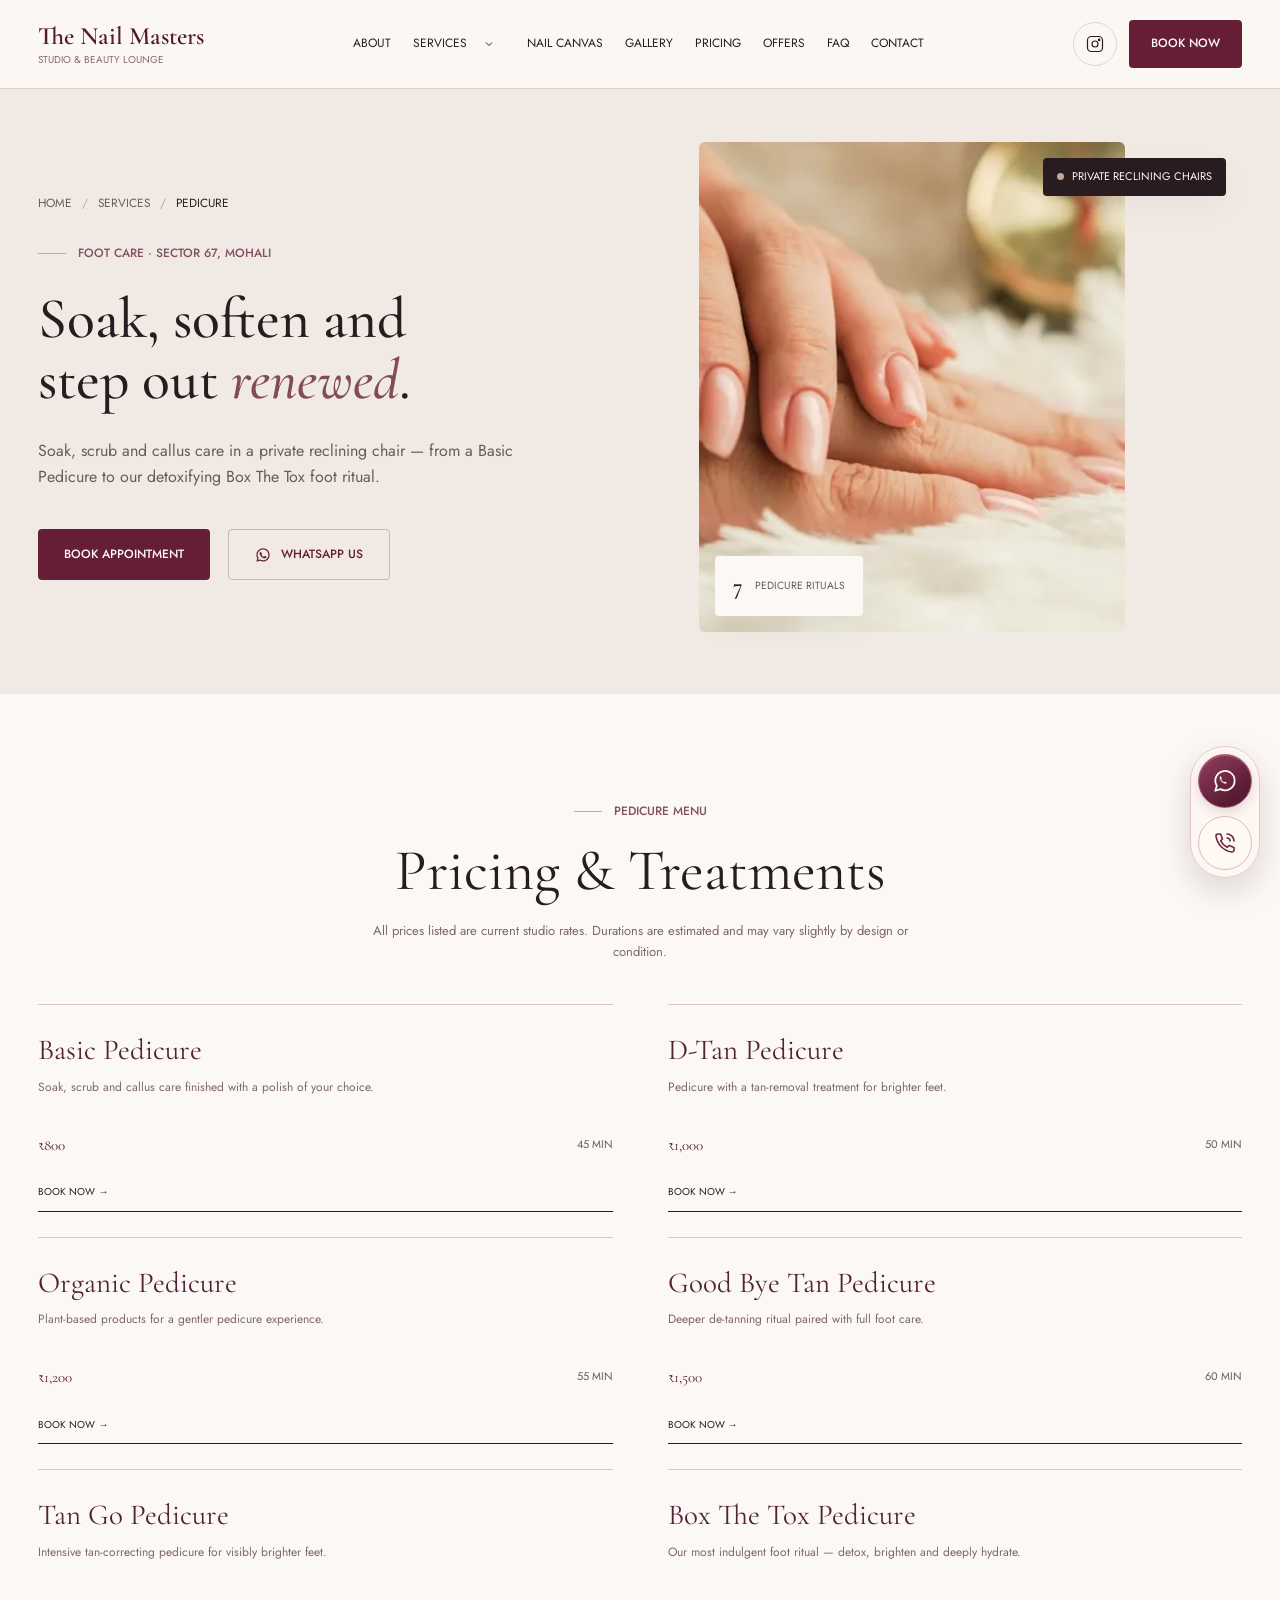
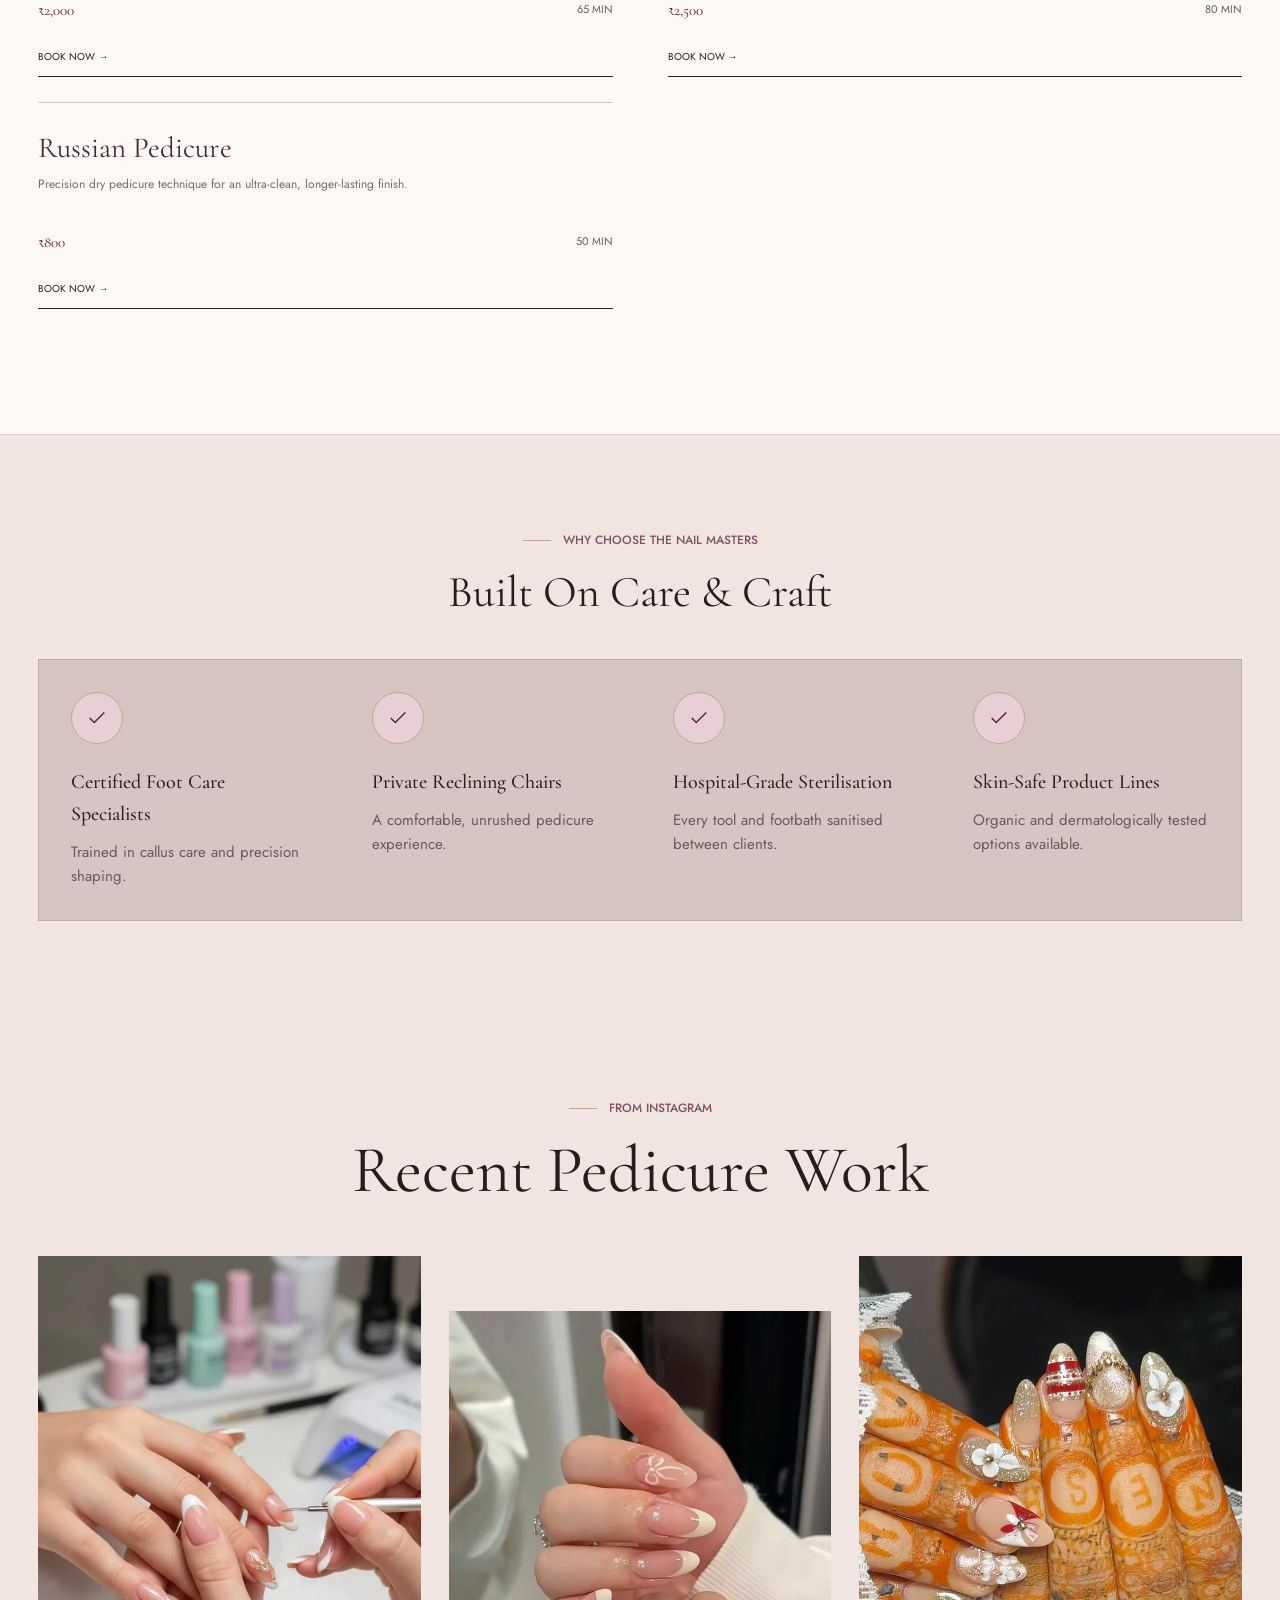
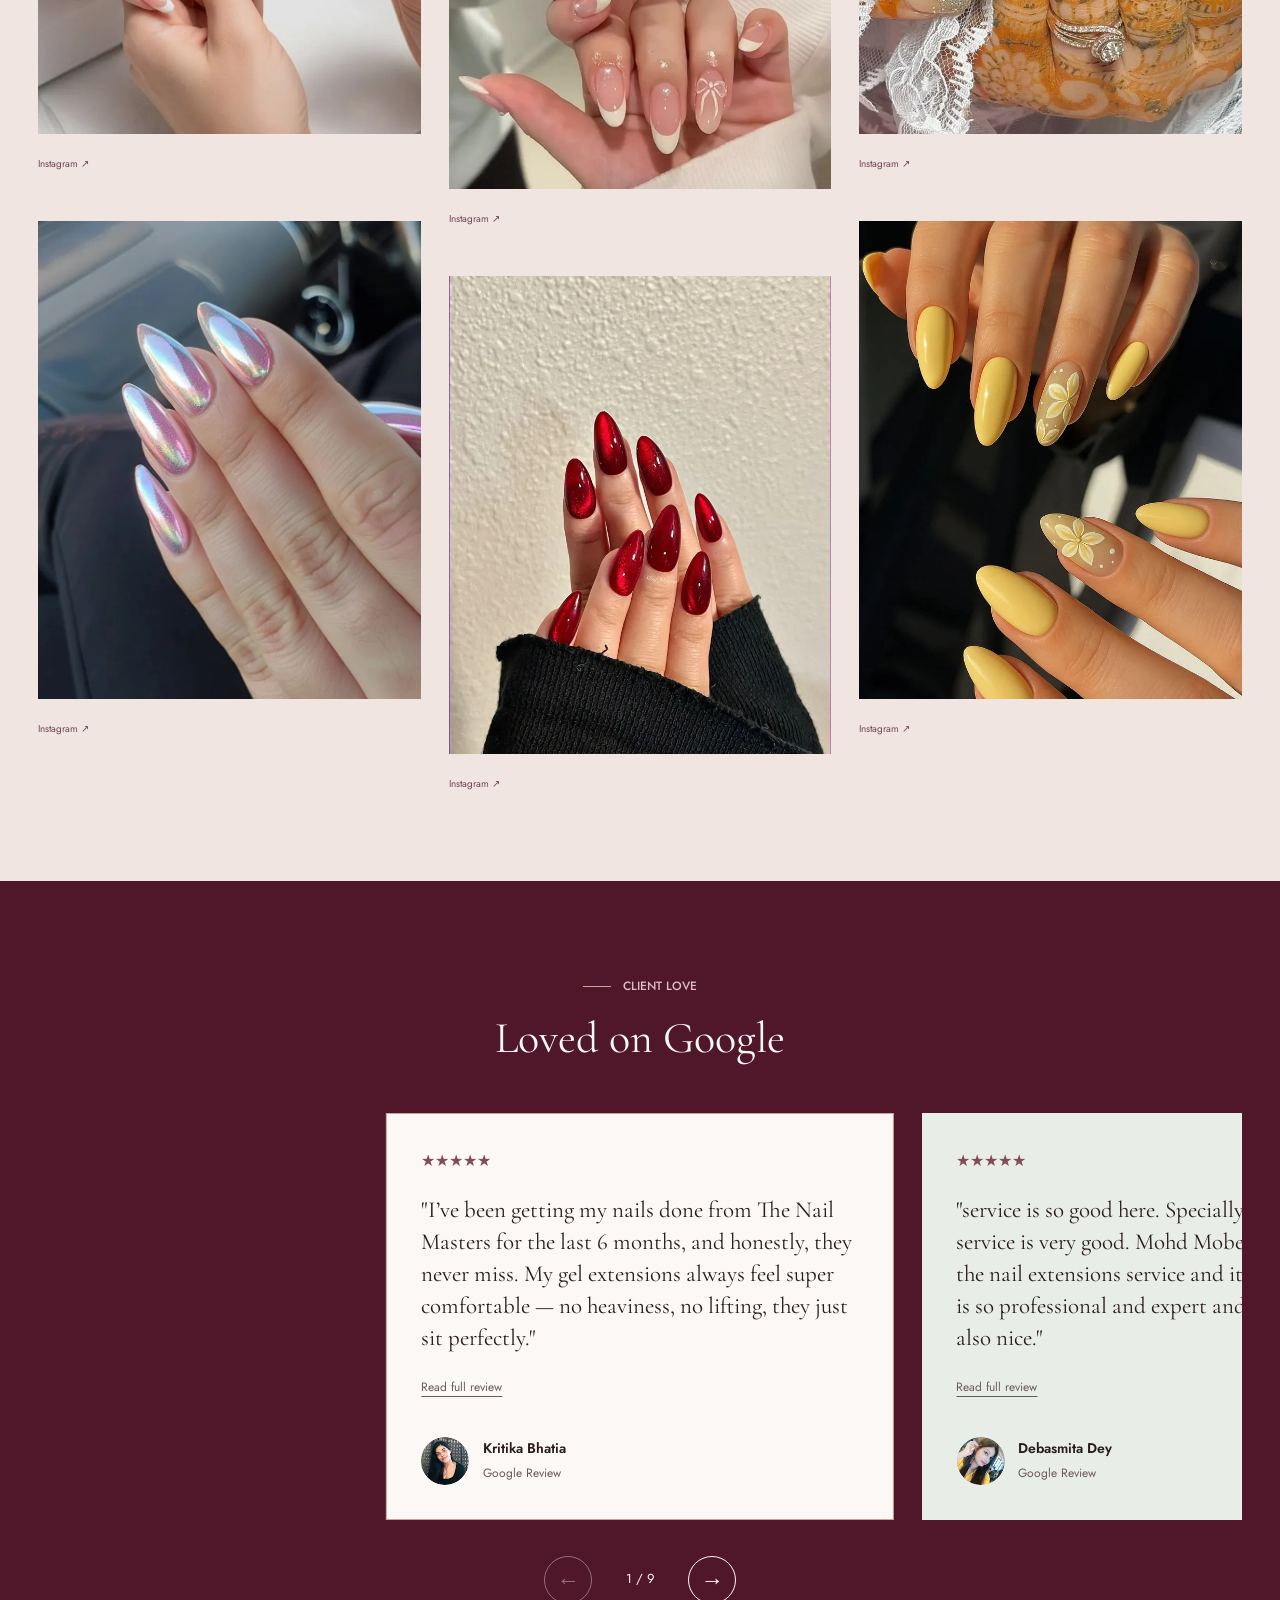
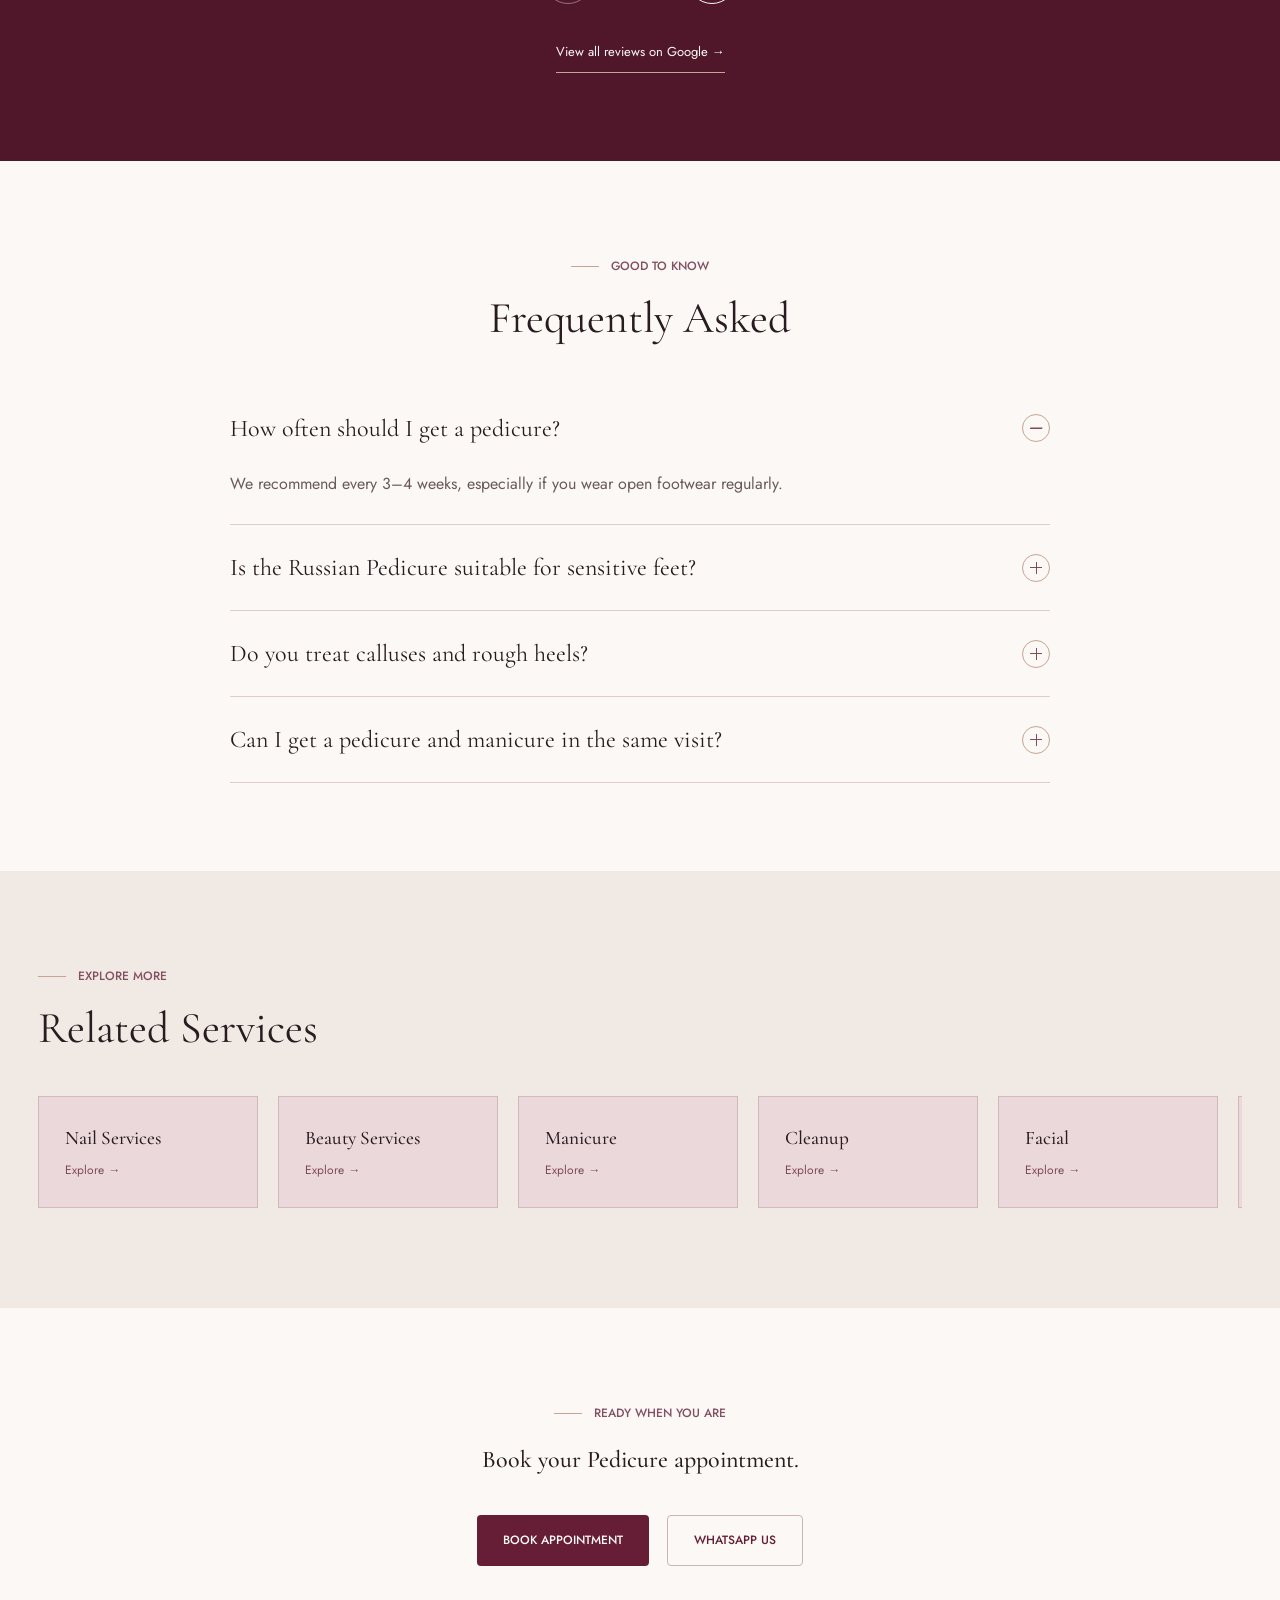
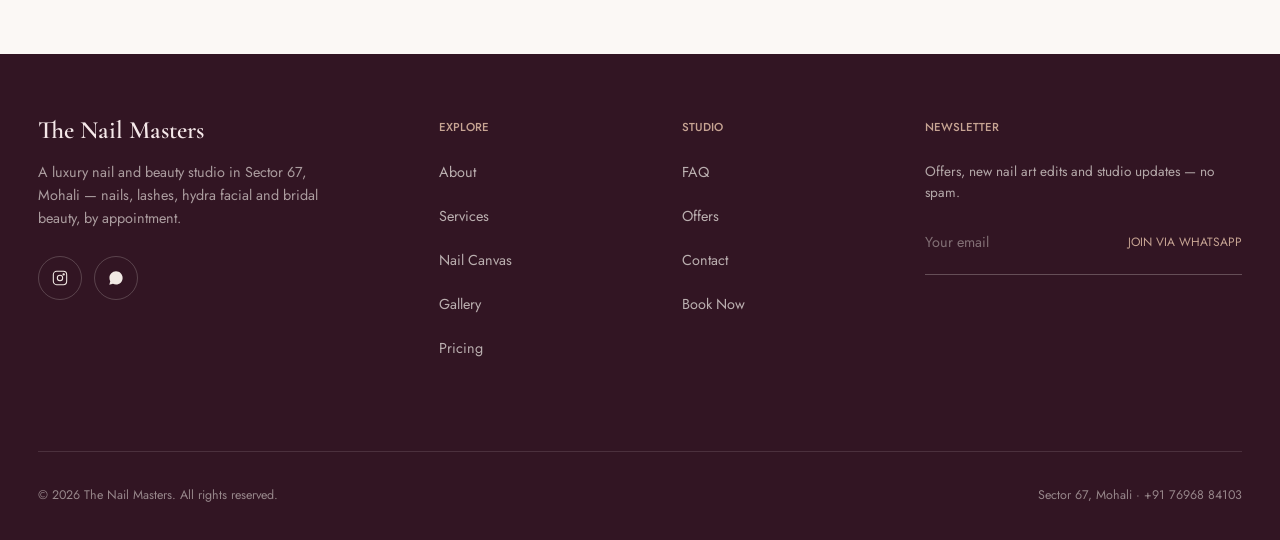
<file: services/pedicure.html>
﻿<!DOCTYPE html>
<html lang="en">
<head>
<meta charset="UTF-8">
<meta name="viewport" content="width=device-width, initial-scale=1.0, viewport-fit=cover">
<title>Pedicure in Mohali — The Nail Masters | Real Pricing &amp; Booking</title>
<meta name="description" content="Basic, D-Tan, Organic, Russian and Box The Tox pedicures in Sector 67, Mohali. Transparent pricing, private studio chairs, book online.">
<link rel="canonical" href="https://thenailmasters.in/services/pedicure.html">

<meta property="og:type" content="business.business">
<meta property="og:title" content="Pedicure in Mohali — The Nail Masters | Real Pricing &amp; Booking">
<meta property="og:description" content="Basic, D-Tan, Organic, Russian and Box The Tox pedicures in Sector 67, Mohali. Transparent pricing, private studio chairs, book online.">
<meta property="og:image" content="https://images.unsplash.com/photo-1610992015732-2449b76344bc?q=80&w=900">
<meta property="og:url" content="https://thenailmasters.in/services/pedicure.html">
<meta property="og:locale" content="en_IN">

<meta name="twitter:card" content="summary_large_image">
<meta name="twitter:title" content="Pedicure in Mohali — The Nail Masters | Real Pricing &amp; Booking">
<meta name="twitter:description" content="Basic, D-Tan, Organic, Russian and Box The Tox pedicures in Sector 67, Mohali. Transparent pricing, private studio chairs, book online.">
<meta name="twitter:image" content="https://images.unsplash.com/photo-1610992015732-2449b76344bc?q=80&w=900">

<script type="application/ld+json">
{
  "@context": "https://schema.org",
  "@type": "Service",
  "serviceType": "Pedicure",
  "provider": {
    "@type": "BeautySalon",
    "name": "The Nail Masters",
    "address": {
      "@type": "PostalAddress",
      "streetAddress": "DSS No.8, First Floor, Central Street, Sector-67",
      "addressLocality": "S.A.S Nagar (Mohali)",
      "addressRegion": "Punjab",
      "addressCountry": "IN"
    },
    "telephone": "+91-7696884103",
    "url": "https://thenailmasters.in/"
  },
  "areaServed": "Mohali, Punjab",
  "url": "https://thenailmasters.in/services/pedicure.html"
}
</script>
<script type="application/ld+json">
{
  "@context": "https://schema.org",
  "@type": "BreadcrumbList",
  "itemListElement": [
    {"@type":"ListItem","position":1,"name":"Home","item":"https://thenailmasters.in/"},
    {"@type":"ListItem","position":2,"name":"Services","item":"https://thenailmasters.in/services.html"},
    {"@type":"ListItem","position":3,"name":"Pedicure","item":"https://thenailmasters.in/services/pedicure.html"}
  ]
}
</script>
<script type="application/ld+json">
{
  "@context": "https://schema.org",
  "@type": "FAQPage",
  "mainEntity": [
    {"@type":"Question","name":"How often should I get a pedicure?","acceptedAnswer":{"@type":"Answer","text":"We recommend every 3–4 weeks, especially if you wear open footwear regularly."}},{"@type":"Question","name":"Is the Russian Pedicure suitable for sensitive feet?","acceptedAnswer":{"@type":"Answer","text":"Yes — it's a precise, gentle dry technique; let your artist know about any sensitivity beforehand."}},{"@type":"Question","name":"Do you treat calluses and rough heels?","acceptedAnswer":{"@type":"Answer","text":"Yes, callus care is included in every pedicure tier, with deeper treatment available in our higher tiers."}},{"@type":"Question","name":"Can I get a pedicure and manicure in the same visit?","acceptedAnswer":{"@type":"Answer","text":"Absolutely — many clients book both together; just mention it when requesting your appointment."}}
  ]
}
</script>
<link rel="icon" type="image/svg+xml" sizes="any" href="../assets/images/favicon-nm.svg">
<link rel="icon" type="image/png" sizes="32x32" href="../assets/images/favicon-nm-32.png">
<link rel="apple-touch-icon" sizes="180x180" href="../assets/images/apple-touch-icon-nm.png">

<meta name="referrer" content="strict-origin-when-cross-origin">
<link rel="stylesheet" href="../assets/fonts/fonts.css">
<link rel="stylesheet" href="../assets/vendor/swiper-bundle.min.css">

<link rel="stylesheet" href="../style.css">
<link rel="stylesheet" href="../services.css">
<link rel="stylesheet" href="../premium.css">
<link rel="stylesheet" href="../serene-luxe.css">
<noscript><style>.nav-links{visibility:visible;position:static;width:auto;height:auto;flex-wrap:wrap;padding:12px;gap:12px;box-shadow:none}.nav-inner{flex-wrap:wrap}header{position:static}.burger{display:none}.faq-a{max-height:none}.testi-card p{display:block}.footer-news form,#bookingForm,#contactForm{display:none}</style></noscript>
</head>
<body>
<a class="skip-link" href="#main-content">Skip to content</a>
<header id="siteHeader">
  <div class="container nav-inner">
    <a href="../index.html#home" class="logo"><b>The Nail Masters</b><small>Studio &amp; Beauty Lounge</small></a>
    <nav class="nav-links" id="navLinks">
      <a href="../index.html#about">About</a>
      <div class="has-dropdown" id="servicesDropdown">
        <span class="dropdown-trigger">
          <a href="../services.html">Services</a>
          <svg width="12" height="12" viewBox="0 0 24 24" fill="none" stroke="currentColor" stroke-width="2"><path d="M6 9l6 6 6-6"/></svg>
        </span>
        <div class="nav-dropdown">
          <a href="../services/nails.html"><svg width="16" height="16" viewBox="0 0 24 24" fill="none" stroke="currentColor" stroke-width="1.6"><path d="M12 2c2 3 3 6 3 9a3 3 0 1 1-6 0c0-3 1-6 3-9Z"/></svg>Nail Services</a>
      <a href="../services/beauty.html"><svg width="16" height="16" viewBox="0 0 24 24" fill="none" stroke="currentColor" stroke-width="1.6"><path d="M12 21s-7-4.35-9.5-8.5C1 9 2.5 5 6.5 5c2 0 3.5 1.2 5.5 3.5C14 6.2 15.5 5 17.5 5c4 0 5.5 4 4 7.5C19 16.65 12 21 12 21Z"/></svg>Beauty Services</a>
      <a href="../services/manicure.html"><svg width="16" height="16" viewBox="0 0 24 24" fill="none" stroke="currentColor" stroke-width="1.6"><path d="M6 3v18M6 3h9a4 4 0 0 1 0 8H6"/></svg>Manicure</a>
      <a href="../services/pedicure.html"><svg width="16" height="16" viewBox="0 0 24 24" fill="none" stroke="currentColor" stroke-width="1.6"><path d="M12 3c-4 3-7 6-7 10a7 7 0 0 0 14 0c0-4-3-7-7-10Z"/></svg>Pedicure</a>
      <a href="../services/cleanup.html"><svg width="16" height="16" viewBox="0 0 24 24" fill="none" stroke="currentColor" stroke-width="1.6"><circle cx="12" cy="12" r="8"/><circle cx="12" cy="12" r="3"/></svg>Cleanup</a>
      <a href="../services/facial.html"><svg width="16" height="16" viewBox="0 0 24 24" fill="none" stroke="currentColor" stroke-width="1.6"><circle cx="12" cy="12" r="8"/><circle cx="12" cy="12" r="3"/></svg>Facial</a>
      <a href="../services/eyelashes.html"><svg width="16" height="16" viewBox="0 0 24 24" fill="none" stroke="currentColor" stroke-width="1.6"><path d="M2 12c3-4 7-6 10-6s7 2 10 6c-3 4-7 6-10 6s-7-2-10-6Z"/><circle cx="12" cy="12" r="2"/></svg>Eyelashes</a>
      
        </div>
      </div>
      <a href="../index.html#nail-canvas">Nail Canvas</a>
      <a href="../index.html#gallery">Gallery</a>
      <a href="../index.html#pricing">Pricing</a>
      <a href="../index.html#offers">Offers</a>
      <a href="../index.html#faq">FAQ</a>
      <a href="../contact.html">Contact</a>
    </nav>
    <div class="nav-cta">
      <a class="icon-btn" href="https://www.instagram.com/thenailmasters.in/" target="_blank" rel="noopener" aria-label="Instagram">
        <svg width="18" height="18" viewBox="0 0 24 24" fill="none" stroke="currentColor" stroke-width="1.6"><rect x="2" y="2" width="20" height="20" rx="5"/><circle cx="12" cy="12" r="4"/><circle cx="17.5" cy="6.5" r="1"/></svg>
      </a>
      <a class="btn btn-gold" href="../booking.html">Book Now</a>
      <button class="burger" id="burger" aria-label="Menu"><span></span><span></span><span></span></button>
    </div>
  </div>
</header>
<main id="main-content">


<section class="svc-hero" id="home">
  <div class="container svc-hero-grid">
    <div>
      <div class="breadcrumb" data-aos="fade-up">
        <a href="../index.html">Home</a><span class="sep">/</span>
        <a href="../services.html">Services</a><span class="sep">/</span>
        <span class="current">Pedicure</span>
      </div>
      <div class="hero-eyebrow eyebrow" data-aos="fade-up">Foot Care &middot; Sector 67, Mohali</div>
      <h1 data-aos="fade-up" data-aos-delay="100">Soak, soften and<br>step out <em>renewed</em>.</h1>
      <p class="lead" data-aos="fade-up" data-aos-delay="200">Soak, scrub and callus care in a private reclining chair — from a Basic Pedicure to our detoxifying Box The Tox foot ritual.</p>
      <div class="svc-hero-cta" data-aos="fade-up" data-aos-delay="300">
        <a href="../booking.html" class="btn btn-gold">Book Appointment</a>
        <a href="https://wa.me/917696884103" target="_blank" rel="noopener" class="btn btn-outline">
          <svg width="16" height="16" viewBox="0 0 24 24" fill="currentColor"><path d="M12.04 2C6.58 2 2.13 6.45 2.13 11.91c0 1.75.46 3.39 1.26 4.81L2 22l5.42-1.36a9.9 9.9 0 0 0 4.62 1.14h.01c5.46 0 9.9-4.45 9.9-9.91 0-2.65-1.03-5.13-2.9-7C17.17 3.03 14.68 2 12.04 2m.01 1.8c2.16 0 4.19.84 5.72 2.38a8.03 8.03 0 0 1 2.36 5.73c0 4.47-3.64 8.11-8.1 8.11a8.1 8.1 0 0 1-4.13-1.13l-.3-.17-3.02.79.8-2.93-.19-.3a8.06 8.06 0 0 1-1.24-4.31c0-4.47 3.65-8.11 8.1-8.11M8.5 7.6c-.17 0-.44.06-.67.32-.23.25-.87.85-.87 2.08 0 1.22.9 2.4 1.02 2.57.13.16 1.75 2.8 4.32 3.82 2.14.85 2.57.68 3.04.64.46-.04 1.5-.61 1.71-1.2.21-.6.21-1.1.15-1.21-.06-.11-.23-.17-.48-.3-.25-.13-1.5-.74-1.73-.82-.23-.09-.4-.13-.57.13-.17.25-.65.82-.8.99-.15.17-.29.19-.54.06-.25-.12-1.05-.39-2-1.23-.74-.66-1.24-1.47-1.39-1.72-.14-.25-.01-.38.11-.51.11-.11.25-.29.37-.44.12-.15.16-.25.24-.42.08-.17.04-.31-.02-.44C9.71 9.4 9.2 8.14 9 7.65c-.17-.42-.36-.42-.5-.43z"/></svg>
          WhatsApp Us
        </a>
      </div>
    </div>
    <div class="svc-hero-visual" data-aos="fade-left" data-aos-delay="150">
      <div class="hero-float" style="position:absolute;top:-24px;right:20px;">
        <span class="dot"></span>Private reclining chairs
      </div>
      <div class="svc-hero-frame">
        <img src="../assets/images/source-1b0864fab8-800.webp" srcset="../assets/images/source-1b0864fab8-400.webp 400w, ../assets/images/source-1b0864fab8-800.webp 800w, ../assets/images/source-1b0864fab8-900.webp 900w" sizes="(max-width: 780px) 100vw, 60vw" width="900" height="506" alt="Luxury pedicure treatment at The Nail Masters, Mohali" loading="eager" decoding="async" fetchpriority="high">
      </div>
      <div class="svc-hero-badge"><b>7</b><span>Pedicure Rituals</span></div>
    </div>
  </div>
</section>

<section class="section section--tint" id="menu">
  <div class="container">
    <div class="section-head center">
      <div class="eyebrow">Pedicure Menu</div>
      <h2>Pricing &amp; Treatments</h2>
      <svg class="brush" viewBox="0 0 120 20"><path d="M4 14 Q 30 2, 60 12 T 116 8"/></svg>
      <p>All prices listed are current studio rates. Durations are estimated and may vary slightly by design or condition.</p>
    </div>
    <div class="menu-grid">
      
      <article class="menu-card" data-aos="fade-up">
        <h3>Basic Pedicure</h3>
        <p class="desc">Soak, scrub and callus care finished with a polish of your choice.</p>
        <div class="menu-meta"><span class="price">₹800</span><span class="dur">45 min</span></div>
        <a href="../booking.html" class="link-arrow">Book Now &rarr;</a>
      </article>
      <article class="menu-card" data-aos="fade-up">
        <h3>D-Tan Pedicure</h3>
        <p class="desc">Pedicure with a tan-removal treatment for brighter feet.</p>
        <div class="menu-meta"><span class="price">₹1,000</span><span class="dur">50 min</span></div>
        <a href="../booking.html" class="link-arrow">Book Now &rarr;</a>
      </article>
      <article class="menu-card" data-aos="fade-up">
        <h3>Organic Pedicure</h3>
        <p class="desc">Plant-based products for a gentler pedicure experience.</p>
        <div class="menu-meta"><span class="price">₹1,200</span><span class="dur">55 min</span></div>
        <a href="../booking.html" class="link-arrow">Book Now &rarr;</a>
      </article>
      <article class="menu-card" data-aos="fade-up">
        <h3>Good Bye Tan Pedicure</h3>
        <p class="desc">Deeper de-tanning ritual paired with full foot care.</p>
        <div class="menu-meta"><span class="price">₹1,500</span><span class="dur">60 min</span></div>
        <a href="../booking.html" class="link-arrow">Book Now &rarr;</a>
      </article>
      <article class="menu-card" data-aos="fade-up">
        <h3>Tan Go Pedicure</h3>
        <p class="desc">Intensive tan-correcting pedicure for visibly brighter feet.</p>
        <div class="menu-meta"><span class="price">₹2,000</span><span class="dur">65 min</span></div>
        <a href="../booking.html" class="link-arrow">Book Now &rarr;</a>
      </article>
      <article class="menu-card" data-aos="fade-up">
        <h3>Box The Tox Pedicure</h3>
        <p class="desc">Our most indulgent foot ritual — detox, brighten and deeply hydrate.</p>
        <div class="menu-meta"><span class="price">₹2,500</span><span class="dur">80 min</span></div>
        <a href="../booking.html" class="link-arrow">Book Now &rarr;</a>
      </article>
      <article class="menu-card" data-aos="fade-up">
        <h3>Russian Pedicure</h3>
        <p class="desc">Precision dry pedicure technique for an ultra-clean, longer-lasting finish.</p>
        <div class="menu-meta"><span class="price">₹800</span><span class="dur">50 min</span></div>
        <a href="../booking.html" class="link-arrow">Book Now &rarr;</a>
      </article>
    </div>
  </div>
</section>

<section class="section" id="benefits">
  <div class="container">
    <div class="section-head center">
      <div class="eyebrow">Why Choose The Nail Masters</div>
      <h2>Built On Care &amp; Craft</h2>
      <svg class="brush" viewBox="0 0 120 20"><path d="M4 14 Q 30 2, 60 12 T 116 8"/></svg>
    </div>
    <div class="benefit-grid" data-aos="fade-up">
      
      <div class="benefit-card">
        <div class="service-icon"><svg width="22" height="22" viewBox="0 0 24 24" fill="none" stroke="currentColor" stroke-width="1.6"><path d="M20 6L9 17l-5-5"/></svg></div>
        <h3>Certified Foot Care Specialists</h3>
        <p>Trained in callus care and precision shaping.</p>
      </div>
      <div class="benefit-card">
        <div class="service-icon"><svg width="22" height="22" viewBox="0 0 24 24" fill="none" stroke="currentColor" stroke-width="1.6"><path d="M20 6L9 17l-5-5"/></svg></div>
        <h3>Private Reclining Chairs</h3>
        <p>A comfortable, unrushed pedicure experience.</p>
      </div>
      <div class="benefit-card">
        <div class="service-icon"><svg width="22" height="22" viewBox="0 0 24 24" fill="none" stroke="currentColor" stroke-width="1.6"><path d="M20 6L9 17l-5-5"/></svg></div>
        <h3>Hospital-Grade Sterilisation</h3>
        <p>Every tool and footbath sanitised between clients.</p>
      </div>
      <div class="benefit-card">
        <div class="service-icon"><svg width="22" height="22" viewBox="0 0 24 24" fill="none" stroke="currentColor" stroke-width="1.6"><path d="M20 6L9 17l-5-5"/></svg></div>
        <h3>Skin-Safe Product Lines</h3>
        <p>Organic and dermatologically tested options available.</p>
      </div>
    </div>
  </div>
</section>

<section class="section section--tint" id="gallery">
  <div class="container">
    <div class="section-head center">
      <div class="eyebrow">From Instagram</div>
      <h2>Recent Pedicure Work</h2>
      <svg class="brush" viewBox="0 0 120 20"><path d="M4 14 Q 30 2, 60 12 T 116 8"/></svg>
    </div>
    <div class="insta-strip" data-aos="fade-up">
      <a href="https://www.instagram.com/thenailmasters.in/" target="_blank" rel="noopener"><img src="../assets/images/source-c63c636026-800.webp" srcset="../assets/images/source-c63c636026-400.webp 400w, ../assets/images/source-c63c636026-800.webp 800w, ../assets/images/source-c63c636026-1024.webp 1024w" sizes="(max-width: 780px) 50vw, 420px" width="1024" height="1024" alt="Pedicure work at The Nail Masters, Mohali" loading="lazy" decoding="async"></a>
      <a href="https://www.instagram.com/thenailmasters.in/" target="_blank" rel="noopener"><img src="../assets/images/source-ca5c9bae46-735.webp" srcset="../assets/images/source-ca5c9bae46-400.webp 400w, ../assets/images/source-ca5c9bae46-735.webp 735w" sizes="(max-width: 780px) 50vw, 420px" width="735" height="865" alt="Pedicure work at The Nail Masters, Mohali" loading="lazy" decoding="async"></a>
      <a href="https://www.instagram.com/thenailmasters.in/" target="_blank" rel="noopener"><img src="../assets/images/source-3716ba1e10-720.webp" srcset="../assets/images/source-3716ba1e10-400.webp 400w, ../assets/images/source-3716ba1e10-720.webp 720w" sizes="(max-width: 780px) 50vw, 420px" width="720" height="960" alt="Pedicure work at The Nail Masters, Mohali" loading="lazy" decoding="async"></a>
      <a href="https://www.instagram.com/thenailmasters.in/" target="_blank" rel="noopener"><img src="../assets/images/source-45f22c887e-800.webp" srcset="../assets/images/source-45f22c887e-400.webp 400w, ../assets/images/source-45f22c887e-800.webp 800w, ../assets/images/source-45f22c887e-816.webp 816w" sizes="(max-width: 780px) 50vw, 420px" width="816" height="1456" alt="Pedicure work at The Nail Masters, Mohali" loading="lazy" decoding="async"></a>
      <a href="https://www.instagram.com/thenailmasters.in/" target="_blank" rel="noopener"><img src="../assets/images/source-39971fd02a-736.webp" srcset="../assets/images/source-39971fd02a-400.webp 400w, ../assets/images/source-39971fd02a-736.webp 736w" sizes="(max-width: 780px) 50vw, 420px" width="736" height="981" alt="Pedicure work at The Nail Masters, Mohali" loading="lazy" decoding="async"></a>
      <a href="https://www.instagram.com/thenailmasters.in/" target="_blank" rel="noopener"><img src="../assets/images/source-b5896966f7-736.webp" srcset="../assets/images/source-b5896966f7-400.webp 400w, ../assets/images/source-b5896966f7-736.webp 736w" sizes="(max-width: 780px) 50vw, 420px" width="736" height="1104" alt="Pedicure work at The Nail Masters, Mohali" loading="lazy" decoding="async"></a>
      
    </div>
  </div>
</section>

<section class="section section--dark" id="testimonials">
  <div class="container">
    <div class="section-head center">
      <div class="eyebrow" style="color:var(--rosegold)">Client Love</div>
      <h2>Loved on Google</h2>
      <svg class="brush" viewBox="0 0 120 20" style="margin-left:auto;margin-right:auto"><path d="M4 14 Q 30 2, 60 12 T 116 8"/></svg>
    </div>
    <div class="swiper testiSwiper" data-aos="fade-up">
      <div class="swiper-wrapper">
        <div class="swiper-slide"><div class="testi-card">
          <div class="testi-stars">★★★★★</div>
          <p>"I’ve been getting my nails done from The Nail Masters for the last 6 months, and honestly, they never miss. My gel extensions always feel super comfortable — no heaviness, no lifting, they just sit perfectly."</p>
          <div class="testi-who"><img src="../assets/images/source-51fde7ee76-90.webp" srcset="../assets/images/source-51fde7ee76-90.webp 90w" sizes="48px" width="90" height="90" alt="Client" decoding="async"><div><b>Kritika Bhatia</b><span>Google Review</span></div></div>
        </div></div>
        <div class="swiper-slide"><div class="testi-card">
          <div class="testi-stars">★★★★★</div>
          <p>"service is so good here. Specially Nail extensions service is very good. Mohd Mobeen has given me the nail extensions service and it was so good, he is so professional and expert and behaviour is also nice."</p>
          <div class="testi-who"><img src="../assets/images/source-642eca51be-90.webp" srcset="../assets/images/source-642eca51be-90.webp 90w" sizes="48px" width="90" height="90" alt="Client" decoding="async"><div><b>Debasmita Dey</b><span>Google Review</span></div></div>
        </div></div>
        <div class="swiper-slide"><div class="testi-card">
          <div class="testi-stars">★★★★★</div>
          <p>"Absolutely blown away by the amazing work done by the nail masters! Their attention to detail, creativity is unmatched. My nails turned out even better than I imagined—flawless finish, perfect shape."</p>
          <div class="testi-who"><img src="../assets/images/source-dd3d6bec91-90.webp" srcset="../assets/images/source-dd3d6bec91-90.webp 90w" sizes="48px" width="90" height="90" alt="Client" decoding="async"><div><b>Aparna Khanna1110</b><span>Google Review</span></div></div>
        </div></div>
        <div class="swiper-slide"><div class="testi-card">
          <div class="testi-stars">★★★★★</div>
          <p>"My go-to place ! Perfect location which is easily accessible. Great service …the nail technicians are very professional and cordial as well."</p>
          <div class="testi-who"><img src="../assets/images/source-099378ce1f-90.webp" srcset="../assets/images/source-099378ce1f-90.webp 90w" sizes="48px" width="90" height="90" alt="Client" decoding="async"><div><b>Shirin Chaudhary</b><span>Google Review</span></div></div>
        </div></div>
        <div class="swiper-slide"><div class="testi-card">
          <div class="testi-stars">★★★★★</div>
          <p>"I had a great experience at Nail Masters. The entire process was hygienic, the staff was very cooperative, and the prices were quite reasonable"</p>
          <div class="testi-who"><img src="../assets/images/source-b543eea188-90.webp" srcset="../assets/images/source-b543eea188-90.webp 90w" sizes="48px" width="90" height="90" alt="Client" decoding="async"><div><b>Srishti Gaba</b><span>Google Review</span></div></div>
        </div></div>
        <div class="swiper-slide"><div class="testi-card">
          <div class="testi-stars">★★★★★</div>
          <p>"Very nice services provided over here. Polite nature , nd there Work is good . Will visit here soon 💖"</p>
          <div class="testi-who"><img src="../assets/images/source-bd7d1b68eb-90.webp" srcset="../assets/images/source-bd7d1b68eb-90.webp 90w" sizes="48px" width="90" height="90" alt="Client" decoding="async"><div><b>Simran Tomar</b><span>Google Review</span></div></div>
        </div></div>
        <div class="swiper-slide"><div class="testi-card">
          <div class="testi-stars">★★★★★</div>
          <p>"very nice staff natasha did my extention and also very friendly i really enjoyed doing this thank nail Master ✅✅🎊❤️❤️❤️❤️ …"</p>
          <div class="testi-who"><img src="../assets/images/source-a6c1035ac3-45.webp" srcset="../assets/images/source-a6c1035ac3-45.webp 45w" sizes="48px" width="45" height="45" alt="Client" decoding="async"><div><b>Mehak Kamboj</b><span>Google Review</span></div></div>
        </div></div><div class="swiper-slide"><div class="testi-card">
          <div class="testi-stars">★★★★★</div>
          <p>"It was my first time visiting the nail masters. Amazing experience, friendly and generous people. Will be visiting soon!"</p>
          <div class="testi-who"><img src="../assets/images/source-abb10aeab2-45.webp" srcset="../assets/images/source-abb10aeab2-45.webp 45w" sizes="48px" width="45" height="45" alt="Client" decoding="async"><div><b>Shivi Razdan</b><span>Google Review</span></div></div>
        </div></div><div class="swiper-slide"><div class="testi-card">
          <div class="testi-stars">★★★★★</div>
          <p>"I got my nails done + manicure and pedicure.Everything was done by Natasha. She was really sweet and did her job professionally.I'm really impressed by her."</p>
          <div class="testi-who"><img src="../assets/images/source-a2a759e709-45.webp" srcset="../assets/images/source-a2a759e709-45.webp 45w" sizes="48px" width="45" height="45" alt="Client" decoding="async"><div><b>SIMON SEHGAL</b><span>Google Review</span></div></div>
        </div></div>
      </div>
    </div>
  </div>
  <a class="review-all" href="https://maps.app.goo.gl/Sv2ticWDZk9cAPgM8" target="_blank" rel="noopener noreferrer">View all reviews on Google &rarr;</a>
</section>

<section class="section" id="faq">
  <div class="container">
    <div class="section-head center">
      <div class="eyebrow">Good to Know</div>
      <h2>Frequently Asked</h2>
      <svg class="brush" viewBox="0 0 120 20"><path d="M4 14 Q 30 2, 60 12 T 116 8"/></svg>
    </div>
    <div class="faq-wrap" data-aos="fade-up">
      
      <div class="faq-item open">
        <button class="faq-q" type="button"><span>How often should I get a pedicure?</span><span class="plus"></span></button>
        <div class="faq-a"><p>We recommend every 3–4 weeks, especially if you wear open footwear regularly.</p></div>
      </div>
      <div class="faq-item">
        <button class="faq-q" type="button"><span>Is the Russian Pedicure suitable for sensitive feet?</span><span class="plus"></span></button>
        <div class="faq-a"><p>Yes — it's a precise, gentle dry technique; let your artist know about any sensitivity beforehand.</p></div>
      </div>
      <div class="faq-item">
        <button class="faq-q" type="button"><span>Do you treat calluses and rough heels?</span><span class="plus"></span></button>
        <div class="faq-a"><p>Yes, callus care is included in every pedicure tier, with deeper treatment available in our higher tiers.</p></div>
      </div>
      <div class="faq-item">
        <button class="faq-q" type="button"><span>Can I get a pedicure and manicure in the same visit?</span><span class="plus"></span></button>
        <div class="faq-a"><p>Absolutely — many clients book both together; just mention it when requesting your appointment.</p></div>
      </div>
    </div>
  </div>
</section>

<section class="section section--tint" id="related">
  <div class="container">
    <div class="section-head">
      <div class="eyebrow">Explore More</div>
      <h2>Related Services</h2>
      <svg class="brush" viewBox="0 0 120 20"><path d="M4 14 Q 30 2, 60 12 T 116 8"/></svg>
    </div>
    <div class="related-strip" data-aos="fade-up">
      
      <a href="nails.html" class="related-card">
        <h4>Nail Services</h4>
        <span>Explore &rarr;</span>
      </a>
      <a href="beauty.html" class="related-card">
        <h4>Beauty Services</h4>
        <span>Explore &rarr;</span>
      </a>
      <a href="manicure.html" class="related-card">
        <h4>Manicure</h4>
        <span>Explore &rarr;</span>
      </a>
      <a href="cleanup.html" class="related-card">
        <h4>Cleanup</h4>
        <span>Explore &rarr;</span>
      </a>
      <a href="facial.html" class="related-card">
        <h4>Facial</h4>
        <span>Explore &rarr;</span>
      </a>
      <a href="eyelashes.html" class="related-card">
        <h4>Eyelashes</h4>
        <span>Explore &rarr;</span>
      </a>
    </div>
  </div>
</section>

<section class="section" id="contact-cta">
  <div class="container" style="text-align:center;">
    <div class="eyebrow" style="justify-content:center;">Ready When You Are</div>
    <h2 style="margin-top:18px;">Book your Pedicure appointment.</h2>
    <svg class="brush" viewBox="0 0 120 20" style="margin-left:auto;margin-right:auto;"><path d="M4 14 Q 30 2, 60 12 T 116 8"/></svg>
    <div class="svc-hero-cta" style="justify-content:center;margin-top:36px;">
      <a href="../booking.html" class="btn btn-gold">Book Appointment</a>
      <a href="https://wa.me/917696884103" target="_blank" rel="noopener" class="btn btn-outline">WhatsApp Us</a>
    </div>
  </div>
</section>

</main>
<footer>
  <div class="container">
    <div class="footer-grid">
      <div class="footer-brand">
        <a href="../index.html#home" class="logo"><b>The Nail Masters</b></a>
        <p>A luxury nail and beauty studio in Sector 67, Mohali — nails, lashes, hydra facial and bridal beauty, by appointment.</p>
        <div class="footer-social">
          <a class="icon-btn" style="border-color:rgba(251,247,241,.2)" href="https://www.instagram.com/thenailmasters.in/" target="_blank" rel="noopener" aria-label="Instagram">
            <svg width="16" height="16" viewBox="0 0 24 24" fill="none" stroke="currentColor" stroke-width="1.6"><rect x="2" y="2" width="20" height="20" rx="5"/><circle cx="12" cy="12" r="4"/><circle cx="17.5" cy="6.5" r="1"/></svg>
          </a>
          <a class="icon-btn" style="border-color:rgba(251,247,241,.2)" href="https://wa.me/917696884103" target="_blank" rel="noopener" aria-label="WhatsApp">
            <svg width="16" height="16" viewBox="0 0 24 24" fill="currentColor"><path d="M12.04 2C6.58 2 2.13 6.45 2.13 11.91c0 1.75.46 3.39 1.26 4.81L2 22l5.42-1.36a9.9 9.9 0 0 0 4.62 1.14h.01c5.46 0 9.9-4.45 9.9-9.91 0-2.65-1.03-5.13-2.9-7C17.17 3.03 14.68 2 12.04 2"/></svg>
          </a>
        </div>
      </div>
      <div class="footer-col">
        <h4>Explore</h4>
        <a href="../index.html#about">About</a>
        <a href="../services.html">Services</a>
        <a href="../index.html#nail-canvas">Nail Canvas</a>
        <a href="../index.html#gallery">Gallery</a>
        <a href="../index.html#pricing">Pricing</a>
      </div>
      <div class="footer-col">
        <h4>Studio</h4>
        <a href="../index.html#faq">FAQ</a>
        <a href="../index.html#offers">Offers</a>
        <a href="../contact.html">Contact</a>
        <a href="../booking.html">Book Now</a>
      </div>
      <div class="footer-col footer-news">
        <h4>Newsletter</h4>
        <p style="font-size:0.85rem;color:rgba(251,247,241,.65);">Offers, new nail art edits and studio updates — no spam.</p>
        <form>
          <input type="email" placeholder="Your email" required>
          <button type="submit">Join via WhatsApp</button>
        </form>
      </div>
    </div>
    <div class="footer-bottom">
      <span>&copy; 2026 The Nail Masters. All rights reserved.</span>
      <span>Sector 67, Mohali &middot; +91 76968 84103</span>
    </div>
  </div>
</footer>

<div class="floating-actions">
  <a class="fab fab-whatsapp" href="https://wa.me/917696884103" target="_blank" rel="noopener" aria-label="WhatsApp">
    <svg width="26" height="26" viewBox="0 0 24 24" fill="none" stroke="currentColor" stroke-width="1.65" stroke-linecap="round" stroke-linejoin="round" aria-hidden="true"><path d="M20.9 11.7a8.9 8.9 0 0 1-13.1 7.8L3 21l1.5-4.6A8.9 8.9 0 1 1 20.9 11.7Z"/><path d="m8.1 7.3-.7.8c-.6.7-.2 2.5 1.2 4.1 1.5 1.7 3.5 2.7 4.3 2.2l.9-.6-1.9-1.4-.8.7a7.5 7.5 0 0 1-2.7-2.7l.7-.8-1-2.3Z" fill="currentColor" stroke="none"/></svg>
    <span class="fab-label" aria-hidden="true">WhatsApp</span>
  </a>
  <a class="fab fab-call" href="tel:+917696884103" aria-label="Call">
    <svg width="24" height="24" viewBox="0 0 24 24" fill="none" stroke="currentColor" stroke-width="1.65" stroke-linecap="round" stroke-linejoin="round" aria-hidden="true"><path d="M7.5 3H5a2 2 0 0 0-2 2.2A18.7 18.7 0 0 0 18.8 21a2 2 0 0 0 2.2-2v-2.5l-5-2-1.8 1.8a15 15 0 0 1-6.5-6.5L9.5 8 7.5 3Z"/><path d="M14 3a7 7 0 0 1 7 7M14 7a3 3 0 0 1 3 3"/></svg>
    <span class="fab-label" aria-hidden="true">Call the studio</span>
  </a>
</div>

<div class="sticky-mobile-bar">
  <a href="../booking.html" class="smb-book"><svg width="15" height="15" viewBox="0 0 24 24" fill="none" stroke="currentColor" stroke-width="2"><rect x="3" y="4" width="18" height="18" rx="2"/><path d="M16 2v4M8 2v4M3 10h18"/></svg>Book</a>
  <a href="https://wa.me/917696884103" target="_blank" rel="noopener" class="smb-wa"><svg width="26" height="26" viewBox="0 0 24 24" fill="none" stroke="currentColor" stroke-width="1.65" stroke-linecap="round" stroke-linejoin="round" aria-hidden="true"><path d="M20.9 11.7a8.9 8.9 0 0 1-13.1 7.8L3 21l1.5-4.6A8.9 8.9 0 1 1 20.9 11.7Z"/><path d="m8.1 7.3-.7.8c-.6.7-.2 2.5 1.2 4.1 1.5 1.7 3.5 2.7 4.3 2.2l.9-.6-1.9-1.4-.8.7a7.5 7.5 0 0 1-2.7-2.7l.7-.8-1-2.3Z" fill="currentColor" stroke="none"/></svg>WhatsApp</a>
  <a href="tel:+917696884103" class="smb-call" aria-label="Call"><svg width="24" height="24" viewBox="0 0 24 24" fill="none" stroke="currentColor" stroke-width="1.65" stroke-linecap="round" stroke-linejoin="round" aria-hidden="true"><path d="M7.5 3H5a2 2 0 0 0-2 2.2A18.7 18.7 0 0 0 18.8 21a2 2 0 0 0 2.2-2v-2.5l-5-2-1.8 1.8a15 15 0 0 1-6.5-6.5L9.5 8 7.5 3Z"/><path d="M14 3a7 7 0 0 1 7 7M14 7a3 3 0 0 1 3 3"/></svg></a>
</div>

<script defer src="../assets/vendor/gsap.min.js"></script>
<script defer src="../assets/vendor/ScrollTrigger.min.js"></script>
<script defer src="../assets/vendor/swiper-bundle.min.js"></script>
<script defer src="../main.js"></script>
<script defer src="../motion.js"></script>
<script defer src="../services.js"></script>

</body>
</html>
</file>
<file: assets/fonts/fonts.css>
/* latin-ext */
@font-face {
  font-family: 'Cormorant Garamond';
  font-style: italic;
  font-weight: 500;
  font-display: swap;
  src: url(b73bebe156e8.woff2) format('woff2');
  unicode-range: U+0100-02BA, U+02BD-02C5, U+02C7-02CC, U+02CE-02D7, U+02DD-02FF, U+0304, U+0308, U+0329, U+1D00-1DBF, U+1E00-1E9F, U+1EF2-1EFF, U+2020, U+20A0-20AB, U+20AD-20C0, U+2113, U+2C60-2C7F, U+A720-A7FF;
}
/* latin */
@font-face {
  font-family: 'Cormorant Garamond';
  font-style: italic;
  font-weight: 500;
  font-display: swap;
  src: url(b23589aa84c3.woff2) format('woff2');
  unicode-range: U+0000-00FF, U+0131, U+0152-0153, U+02BB-02BC, U+02C6, U+02DA, U+02DC, U+0304, U+0308, U+0329, U+2000-206F, U+20AC, U+2122, U+2191, U+2193, U+2212, U+2215, U+FEFF, U+FFFD;
}
/* latin-ext */
@font-face {
  font-family: 'Cormorant Garamond';
  font-style: normal;
  font-weight: 400;
  font-display: swap;
  src: url(a55f75e9e7fa.woff2) format('woff2');
  unicode-range: U+0100-02BA, U+02BD-02C5, U+02C7-02CC, U+02CE-02D7, U+02DD-02FF, U+0304, U+0308, U+0329, U+1D00-1DBF, U+1E00-1E9F, U+1EF2-1EFF, U+2020, U+20A0-20AB, U+20AD-20C0, U+2113, U+2C60-2C7F, U+A720-A7FF;
}
/* latin */
@font-face {
  font-family: 'Cormorant Garamond';
  font-style: normal;
  font-weight: 400;
  font-display: swap;
  src: url(d9ec821052ff.woff2) format('woff2');
  unicode-range: U+0000-00FF, U+0131, U+0152-0153, U+02BB-02BC, U+02C6, U+02DA, U+02DC, U+0304, U+0308, U+0329, U+2000-206F, U+20AC, U+2122, U+2191, U+2193, U+2212, U+2215, U+FEFF, U+FFFD;
}
/* latin-ext */
@font-face {
  font-family: 'Cormorant Garamond';
  font-style: normal;
  font-weight: 500;
  font-display: swap;
  src: url(a55f75e9e7fa.woff2) format('woff2');
  unicode-range: U+0100-02BA, U+02BD-02C5, U+02C7-02CC, U+02CE-02D7, U+02DD-02FF, U+0304, U+0308, U+0329, U+1D00-1DBF, U+1E00-1E9F, U+1EF2-1EFF, U+2020, U+20A0-20AB, U+20AD-20C0, U+2113, U+2C60-2C7F, U+A720-A7FF;
}
/* latin */
@font-face {
  font-family: 'Cormorant Garamond';
  font-style: normal;
  font-weight: 500;
  font-display: swap;
  src: url(d9ec821052ff.woff2) format('woff2');
  unicode-range: U+0000-00FF, U+0131, U+0152-0153, U+02BB-02BC, U+02C6, U+02DA, U+02DC, U+0304, U+0308, U+0329, U+2000-206F, U+20AC, U+2122, U+2191, U+2193, U+2212, U+2215, U+FEFF, U+FFFD;
}
/* latin-ext */
@font-face {
  font-family: 'Cormorant Garamond';
  font-style: normal;
  font-weight: 600;
  font-display: swap;
  src: url(a55f75e9e7fa.woff2) format('woff2');
  unicode-range: U+0100-02BA, U+02BD-02C5, U+02C7-02CC, U+02CE-02D7, U+02DD-02FF, U+0304, U+0308, U+0329, U+1D00-1DBF, U+1E00-1E9F, U+1EF2-1EFF, U+2020, U+20A0-20AB, U+20AD-20C0, U+2113, U+2C60-2C7F, U+A720-A7FF;
}
/* latin */
@font-face {
  font-family: 'Cormorant Garamond';
  font-style: normal;
  font-weight: 600;
  font-display: swap;
  src: url(d9ec821052ff.woff2) format('woff2');
  unicode-range: U+0000-00FF, U+0131, U+0152-0153, U+02BB-02BC, U+02C6, U+02DA, U+02DC, U+0304, U+0308, U+0329, U+2000-206F, U+20AC, U+2122, U+2191, U+2193, U+2212, U+2215, U+FEFF, U+FFFD;
}
/* latin-ext */
@font-face {
  font-family: 'Jost';
  font-style: normal;
  font-weight: 300;
  font-display: swap;
  src: url(2d26ca746c88.woff2) format('woff2');
  unicode-range: U+0100-02BA, U+02BD-02C5, U+02C7-02CC, U+02CE-02D7, U+02DD-02FF, U+0304, U+0308, U+0329, U+1D00-1DBF, U+1E00-1E9F, U+1EF2-1EFF, U+2020, U+20A0-20AB, U+20AD-20C0, U+2113, U+2C60-2C7F, U+A720-A7FF;
}
/* latin */
@font-face {
  font-family: 'Jost';
  font-style: normal;
  font-weight: 300;
  font-display: swap;
  src: url(b1863709d885.woff2) format('woff2');
  unicode-range: U+0000-00FF, U+0131, U+0152-0153, U+02BB-02BC, U+02C6, U+02DA, U+02DC, U+0304, U+0308, U+0329, U+2000-206F, U+20AC, U+2122, U+2191, U+2193, U+2212, U+2215, U+FEFF, U+FFFD;
}
/* latin-ext */
@font-face {
  font-family: 'Jost';
  font-style: normal;
  font-weight: 400;
  font-display: swap;
  src: url(2d26ca746c88.woff2) format('woff2');
  unicode-range: U+0100-02BA, U+02BD-02C5, U+02C7-02CC, U+02CE-02D7, U+02DD-02FF, U+0304, U+0308, U+0329, U+1D00-1DBF, U+1E00-1E9F, U+1EF2-1EFF, U+2020, U+20A0-20AB, U+20AD-20C0, U+2113, U+2C60-2C7F, U+A720-A7FF;
}
/* latin */
@font-face {
  font-family: 'Jost';
  font-style: normal;
  font-weight: 400;
  font-display: swap;
  src: url(b1863709d885.woff2) format('woff2');
  unicode-range: U+0000-00FF, U+0131, U+0152-0153, U+02BB-02BC, U+02C6, U+02DA, U+02DC, U+0304, U+0308, U+0329, U+2000-206F, U+20AC, U+2122, U+2191, U+2193, U+2212, U+2215, U+FEFF, U+FFFD;
}
/* latin-ext */
@font-face {
  font-family: 'Jost';
  font-style: normal;
  font-weight: 500;
  font-display: swap;
  src: url(2d26ca746c88.woff2) format('woff2');
  unicode-range: U+0100-02BA, U+02BD-02C5, U+02C7-02CC, U+02CE-02D7, U+02DD-02FF, U+0304, U+0308, U+0329, U+1D00-1DBF, U+1E00-1E9F, U+1EF2-1EFF, U+2020, U+20A0-20AB, U+20AD-20C0, U+2113, U+2C60-2C7F, U+A720-A7FF;
}
/* latin */
@font-face {
  font-family: 'Jost';
  font-style: normal;
  font-weight: 500;
  font-display: swap;
  src: url(b1863709d885.woff2) format('woff2');
  unicode-range: U+0000-00FF, U+0131, U+0152-0153, U+02BB-02BC, U+02C6, U+02DA, U+02DC, U+0304, U+0308, U+0329, U+2000-206F, U+20AC, U+2122, U+2191, U+2193, U+2212, U+2215, U+FEFF, U+FFFD;
}
/* latin-ext */
@font-face {
  font-family: 'Jost';
  font-style: normal;
  font-weight: 600;
  font-display: swap;
  src: url(2d26ca746c88.woff2) format('woff2');
  unicode-range: U+0100-02BA, U+02BD-02C5, U+02C7-02CC, U+02CE-02D7, U+02DD-02FF, U+0304, U+0308, U+0329, U+1D00-1DBF, U+1E00-1E9F, U+1EF2-1EFF, U+2020, U+20A0-20AB, U+20AD-20C0, U+2113, U+2C60-2C7F, U+A720-A7FF;
}
/* latin */
@font-face {
  font-family: 'Jost';
  font-style: normal;
  font-weight: 600;
  font-display: swap;
  src: url(b1863709d885.woff2) format('woff2');
  unicode-range: U+0000-00FF, U+0131, U+0152-0153, U+02BB-02BC, U+02C6, U+02DA, U+02DC, U+0304, U+0308, U+0329, U+2000-206F, U+20AC, U+2122, U+2191, U+2193, U+2212, U+2215, U+FEFF, U+FFFD;
}
</file>
<file: style.css>
:root{
  --ivory:#FBF7F1;
  --ivory-2:#F5EEE3;
  --champagne:#C6A15B;
  --champagne-dark:#A9813F;
  --charcoal:#241F1C;
  --rosegold:#D9B7AC;
  --blush:#F0DFDA;
  --brown:#5C4433;
  --line:rgba(36,31,28,0.12);
  --shadow-soft:0 20px 60px rgba(36,31,28,0.08);
  --shadow-strong:0 30px 80px rgba(36,31,28,0.18);
  --ease:cubic-bezier(.22,1,.36,1);
}

*,*::before,*::after{box-sizing:border-box;margin:0;padding:0;}
html{scroll-behavior:auto;}
html,body{overflow-x:hidden;}

body{
  background:var(--ivory);
  color:var(--charcoal);
  font-family:'Jost',sans-serif;
  font-weight:400;
  line-height:1.6;
  -webkit-font-smoothing:antialiased;
}

img{max-width:100%;display:block;}
a{color:inherit;text-decoration:none;}
ul{list-style:none;}
button{font-family:inherit;border:none;background:none;}
input,textarea,select{font-family:inherit;}
.anchor-target{
  display:block;
  position:relative;
  top:-96px;
  height:0;
  visibility:hidden;
}

h1,h2,h3,h4{
  font-family:'Cormorant Garamond',serif;
  font-weight:500;
  letter-spacing:0.01em;
  color:var(--charcoal);
}

.eyebrow{
  font-size:0.72rem;
  letter-spacing:0.32em;
  text-transform:uppercase;
  color:var(--champagne-dark);
  font-weight:500;
  display:inline-flex;
  align-items:center;
  gap:12px;
}
.eyebrow::before{
  content:'';
  width:28px;height:1px;
  background:var(--champagne);
  display:inline-block;
}

.container{
  max-width:1240px;
  margin:0 auto;
  padding:0 32px;
}
@media (max-width:480px){ .container{padding:0 20px;} }

.section{padding:140px 0;position:relative;}
.section--tight{padding:100px 0;}
.section--dark{background:var(--charcoal);color:var(--ivory-2);}
.section--dark h1,.section--dark h2,.section--dark h3{color:var(--ivory);}
.section--tint{background:var(--ivory-2);}

.section-head{
  max-width:640px;
  margin-bottom:64px;
}
.section-head.center{margin-left:auto;margin-right:auto;text-align:center;}
.section-head h2{
  font-size:clamp(2.4rem,4.2vw,3.6rem);
  margin-top:18px;
  line-height:1.08;
}
.section-head p{
  margin-top:22px;
  font-size:1.05rem;
  color:var(--brown);
  max-width:520px;
}
.section-head.center p{margin-left:auto;margin-right:auto;}

/* ---------- Signature brush-stroke divider ---------- */
.brush{
  display:block;
  width:120px;
  height:20px;
  margin-top:16px;
}
.brush path{
  fill:none;
  stroke:var(--champagne);
  stroke-width:3;
  stroke-linecap:round;
  stroke-dasharray:220;
  stroke-dashoffset:220;
}
.brush.in-view path{
  animation:drawBrush 1.1s var(--ease) forwards;
}
@keyframes drawBrush{to{stroke-dashoffset:0;}}
.section-head.center .brush{margin-left:auto;margin-right:auto;}

/* ---------- Custom cursor ---------- */
.cursor-dot,.cursor-ring{
  display:none;
  position:fixed;top:0;left:0;
  pointer-events:none;
  border-radius:50%;
  z-index:9999;
  transform:translate(-50%,-50%);
}
.cursor-dot{
  width:6px;height:6px;
  background:var(--champagne-dark);
}
.cursor-ring{
  width:34px;height:34px;
  border:1px solid var(--champagne);
  transition:width .25s var(--ease),height .25s var(--ease),opacity .25s;
  opacity:0.7;
}
.cursor-ring.grow{width:60px;height:60px;opacity:1;background:rgba(198,161,91,0.08);}
@media (max-width:900px){
  .cursor-dot,.cursor-ring{display:none;}
  body{cursor:auto;}
}

/* ---------- Buttons ---------- */
.btn{
  position:relative;
  display:inline-flex;
  align-items:center;
  gap:10px;
  padding:16px 34px;
  font-size:0.78rem;
  letter-spacing:0.2em;
  text-transform:uppercase;
  font-weight:500;
  border-radius:999px;
  overflow:hidden;
  isolation:isolate;
}
.btn-gold{
  background:var(--charcoal);
  color:var(--ivory);
}
.btn-gold::before{
  content:'';
  position:absolute;inset:0;
  background:linear-gradient(120deg,var(--champagne),var(--rosegold));
  transform:translateY(101%);
  transition:transform .5s var(--ease);
  z-index:-1;
}
.btn-gold:hover::before{transform:translateY(0);}
.btn-gold:hover{color:var(--charcoal);}

.btn-outline{
  border:1px solid var(--line);
  color:var(--charcoal);
  background:transparent;
}
.btn-outline:hover{border-color:var(--champagne);background:var(--blush);}

.btn-ghost-light{
  border:1px solid rgba(251,247,241,0.3);
  color:var(--ivory);
}
.btn-ghost-light:hover{border-color:var(--champagne);background:rgba(198,161,91,0.15);}
@media (max-width:480px){ .btn{padding:14px 24px;font-size:0.72rem;} }

.link-arrow{
  display:inline-flex;align-items:center;gap:8px;
  font-size:0.82rem;letter-spacing:0.14em;text-transform:uppercase;
  color:var(--charcoal);
  border-bottom:1px solid var(--charcoal);
  padding-bottom:3px;
  transition:color .3s,border-color .3s,gap .3s;
}
.link-arrow:hover{color:var(--champagne-dark);border-color:var(--champagne-dark);gap:14px;}

/* ---------- Ripple ---------- */
.ripple{position:absolute;border-radius:50%;background:rgba(255,255,255,0.5);transform:scale(0);animation:rip .6s linear;pointer-events:none;}
@keyframes rip{to{transform:scale(3);opacity:0;}}

/* ---------- Preloader ---------- */
#preloader{
  position:fixed;inset:0;z-index:10000;
  background:var(--ivory);
  display:flex;align-items:center;justify-content:center;flex-direction:column;gap:18px;
  transition:opacity .8s var(--ease),visibility .8s;
}
#preloader.hide{opacity:0;visibility:hidden;}
.pre-mark{
  font-family:'Cormorant Garamond',serif;
  font-size:2rem;letter-spacing:0.08em;
  display:flex;gap:2px;
}
.pre-mark span{opacity:0;transform:translateY(14px);animation:preIn .6s var(--ease) forwards;}
@keyframes preIn{to{opacity:1;transform:translateY(0);}}
.pre-line{width:200px;height:1px;background:var(--line);position:relative;overflow:hidden;}
.pre-line::after{content:'';position:absolute;inset:0;background:var(--champagne);transform:scaleX(0);transform-origin:left;animation:preLine 1.6s var(--ease) .4s forwards;}
@keyframes preLine{to{transform:scaleX(1);}}

/* ---------- Nav ---------- */
header{
  position:fixed;top:0;left:0;right:0;
  z-index:1000;
  padding:26px 0;
  transition:padding .4s var(--ease),background .4s var(--ease),box-shadow .4s var(--ease);
}
header.scrolled{
  padding:14px 0;
  background:rgba(251,247,241,0.85);
  backdrop-filter:blur(14px);
  box-shadow:0 10px 30px rgba(36,31,28,0.06);
}
.nav-inner{
  display:flex;align-items:center;justify-content:space-between;
}
.logo{
  font-family:'Cormorant Garamond',serif;
  font-size:1.5rem;letter-spacing:0.05em;
  display:flex;flex-direction:column;line-height:1;
}
.logo b{font-weight:600;}
.logo small{
  font-family:'Jost',sans-serif;
  font-size:0.55rem;letter-spacing:0.32em;
  text-transform:uppercase;color:var(--champagne-dark);margin-top:4px;
}
.nav-links{display:flex;gap:38px;align-items:center;}
.nav-links a{
  font-size:0.78rem;letter-spacing:0.14em;text-transform:uppercase;
  position:relative;padding-bottom:4px;
}
.nav-links a::after{
  content:'';position:absolute;left:0;bottom:0;height:1px;width:0;
  background:var(--champagne-dark);transition:width .3s var(--ease);
}
.nav-links a:hover::after{width:100%;}
.nav-cta{display:flex;align-items:center;gap:16px;}
.icon-btn{
  width:42px;height:42px;border-radius:50%;
  display:flex;align-items:center;justify-content:center;
  border:1px solid var(--line);transition:.3s var(--ease);
}
.icon-btn:hover{border-color:var(--champagne);background:var(--blush);}
.burger{display:none;width:26px;height:18px;position:relative;flex-direction:column;justify-content:space-between;}
.burger span{height:1px;background:var(--charcoal);width:100%;}

@media (max-width:1080px){
  .nav-links{
    position:fixed;top:0;right:-100%;height:100vh;width:min(360px,86vw);
    background:var(--ivory);flex-direction:column;justify-content:center;
    padding:40px;gap:30px;transition:right .5s var(--ease);
    box-shadow:var(--shadow-strong);
  }
  .nav-links.open{right:0;}
  .burger{display:flex;}
  .nav-links a{font-size:1rem;}
}
@media (max-width:560px){
  header{padding:18px 0;}
  header.scrolled{padding:12px 0;}
  .logo{font-size:1.25rem;}
  .logo small{font-size:0.48rem;letter-spacing:0.22em;}
  .nav-cta{gap:10px;}
  .nav-cta .icon-btn,
  .nav-cta .btn{display:none;}
  .nav-links{
    width:min(340px,90vw);
    justify-content:flex-start;
    gap:20px;
    padding:92px 28px 32px;
    overflow-y:auto;
  }
  .nav-links a{font-size:0.9rem;letter-spacing:0.1em;}
}

/* ---------- Hero ---------- */
.hero{
  position:relative;
  min-height:100vh;
  display:flex;align-items:center;
  padding-top:120px;
  overflow:hidden;
  background:
    radial-gradient(70% 60% at 82% 18%, rgba(198,161,91,0.16), transparent 60%),
    radial-gradient(50% 50% at 10% 90%, rgba(217,183,172,0.22), transparent 60%),
    var(--ivory);
}
.hero-grid{
  display:grid;grid-template-columns:1.1fr 0.9fr;gap:60px;align-items:center;
}
.hero-eyebrow{margin-bottom:26px;}
.hero h1{
  font-size:clamp(3rem,6.4vw,5.6rem);
  line-height:1.02;
  font-weight:500;
}
@media (max-width:480px){ .hero h1{font-size:clamp(2.1rem,9vw,2.8rem);} }
.hero h1 em{
  font-style:italic;color:var(--champagne-dark);
}
.hero p{
  margin-top:28px;max-width:460px;
  color:var(--brown);font-size:1.05rem;
}
.hero-cta{display:flex;gap:18px;margin-top:44px;flex-wrap:wrap;}
.hero-stats{display:flex;gap:44px;margin-top:64px;}
.hero-stats div b{
  font-family:'Cormorant Garamond',serif;font-size:2.1rem;color:var(--charcoal);display:block;
}
.hero-stats div span{font-size:0.72rem;letter-spacing:0.1em;text-transform:uppercase;color:var(--brown);}

.hero-visual{position:relative;}
.hero-frame{
  position:relative;border-radius:6px 40px 6px 40px;overflow:hidden;
  box-shadow:var(--shadow-strong);
  aspect-ratio:4/5.2;
}
.hero-frame img{width:100%;height:100%;object-fit:cover;}
.hero-badge{
  position:absolute;left:-30px;bottom:40px;
  background:var(--ivory);padding:20px 26px;border-radius:4px 20px 4px 20px;
  box-shadow:var(--shadow-soft);
  display:flex;align-items:center;gap:14px;
}
.hero-badge b{font-family:'Cormorant Garamond',serif;font-size:1.6rem;}
.hero-badge span{font-size:0.68rem;letter-spacing:0.08em;text-transform:uppercase;color:var(--brown);}
.hero-float{
  position:absolute;top:-24px;right:20px;
  background:var(--charcoal);color:var(--ivory);
  padding:14px 20px;border-radius:40px 4px 40px 4px;
  font-size:0.72rem;letter-spacing:0.1em;text-transform:uppercase;
  display:flex;align-items:center;gap:8px;
  box-shadow:var(--shadow-soft);
  z-index:5;
}
.hero-float .dot{width:7px;height:7px;border-radius:50%;background:var(--champagne);}

.scroll-cue{
  position:absolute;bottom:38px;left:50%;transform:translateX(-50%);
  display:flex;flex-direction:column;align-items:center;gap:10px;
  font-size:0.65rem;letter-spacing:0.28em;text-transform:uppercase;color:var(--brown);
}
.scroll-cue i{
  width:1px;height:44px;background:linear-gradient(var(--brown),transparent);
  position:relative;overflow:hidden;
}
.scroll-cue i::after{
  content:'';position:absolute;top:-100%;left:0;width:100%;height:100%;
  background:var(--champagne-dark);
  animation:scrollLine 1.8s ease-in-out infinite;
}
@keyframes scrollLine{50%{top:0;}100%{top:100%;}}

@media (max-width:960px){
  .hero-grid{grid-template-columns:1fr;}
  .hero-visual{order:-1;max-width:340px;margin:0 auto;}
  .hero-badge{left:0;}
}

/* ---------- Marquee ---------- */
.marquee-wrap{
  border-top:1px solid var(--line);border-bottom:1px solid var(--line);
  padding:22px 0;overflow:hidden;background:var(--ivory-2);
}
.marquee{display:flex;width:max-content;gap:0;animation:marquee 28s linear infinite;}
.marquee span{
  font-family:'Cormorant Garamond',serif;font-style:italic;
  font-size:1.3rem;padding:0 34px;white-space:nowrap;color:var(--brown);
  display:flex;align-items:center;gap:34px;
}
.marquee span::after{content:'✦';color:var(--champagne);font-style:normal;font-size:0.8rem;}
@keyframes marquee{from{transform:translateX(0);}to{transform:translateX(-50%);}}

/* ---------- About ---------- */
.about-grid{
  display:grid;grid-template-columns:0.9fr 1.1fr;gap:80px;align-items:center;
}
.about-images{position:relative;height:520px;}
.about-img-a,.about-img-b{
  position:absolute;border-radius:4px 30px 4px 30px;overflow:hidden;box-shadow:var(--shadow-soft);
}
.about-img-a{width:72%;height:78%;top:0;left:0;}
.about-img-b{width:52%;height:52%;bottom:0;right:0;border:6px solid var(--ivory);}
.about-img-a img,.about-img-b img{width:100%;height:100%;object-fit:cover;}

.about-copy p{color:var(--brown);margin-top:22px;max-width:520px;}
.about-list{margin-top:36px;display:grid;grid-template-columns:1fr 1fr;gap:20px;}
.about-list li{
  display:flex;gap:12px;align-items:flex-start;font-size:0.92rem;
}
.about-list svg{flex-shrink:0;margin-top:3px;color:var(--champagne-dark);}

@media (max-width:900px){
  .about-grid{grid-template-columns:1fr;gap:50px;}
  .about-images{height:400px;}
  .about-list{grid-template-columns:1fr;}
}
@media (max-width:480px){ .about-images{height:320px;} }

/* ---------- Services ---------- */
.service-row{
  display:grid;grid-template-columns:repeat(auto-fit,minmax(300px,1fr));
  gap:1px;background:var(--line);
  border:1px solid var(--line);
  margin-top:10px;
}
.service-card{
  background:var(--ivory);
  padding:44px 38px;
  transition:background .4s var(--ease);
  position:relative;
}
.service-card:hover{background:var(--ivory-2);}
.service-icon{
  width:52px;height:52px;border-radius:50%;
  border:1px solid var(--champagne);
  display:flex;align-items:center;justify-content:center;
  color:var(--champagne-dark);margin-bottom:26px;
}
.service-card h3{font-size:1.5rem;}
.service-card p.desc{color:var(--brown);font-size:0.92rem;margin-top:12px;min-height:66px;}
.service-meta{
  display:flex;justify-content:space-between;align-items:center;
  margin-top:26px;padding-top:20px;border-top:1px solid var(--line);
}
.service-meta .price{font-family:'Cormorant Garamond',serif;font-size:1.3rem;color:var(--champagne-dark);}
.service-meta .dur{font-size:0.72rem;letter-spacing:0.06em;text-transform:uppercase;color:var(--brown);}
.service-book{margin-top:22px;}
@media (max-width:560px){
  .service-row{grid-template-columns:minmax(0,1fr);}
  .service-card{padding:30px 24px;}
  .service-card p.desc{min-height:0;}
  .service-meta{align-items:flex-start;gap:12px;}
}

/* ---------- Gallery ---------- */
.gallery-filters{
  display:flex;flex-wrap:wrap;gap:12px;margin-bottom:44px;
}
.filter-btn{
  padding:10px 22px;border-radius:999px;border:1px solid var(--line);
  font-size:0.72rem;letter-spacing:0.12em;text-transform:uppercase;
  transition:.3s var(--ease);
}
.filter-btn.active,.filter-btn:hover{
  background:var(--charcoal);color:var(--ivory);border-color:var(--charcoal);
}
@media (max-width:600px){
  .gallery-filters{flex-wrap:nowrap;overflow-x:auto;padding-bottom:8px;-webkit-overflow-scrolling:touch;}
  .filter-btn{flex-shrink:0;}
}
.masonry{
  columns:4 260px;column-gap:18px;
}
.masonry-item{
  break-inside:avoid;margin-bottom:18px;border-radius:4px 22px 4px 22px;overflow:hidden;
  position:relative;box-shadow:var(--shadow-soft);
}
.masonry-item img{width:100%;display:block;transition:transform .7s var(--ease);}
.masonry-item:hover img{transform:scale(1.06);}
.masonry-item .tag{
  position:absolute;bottom:14px;left:14px;
  background:rgba(36,31,28,0.72);color:var(--ivory);
  padding:7px 14px;border-radius:999px;font-size:0.66rem;
  letter-spacing:0.1em;text-transform:uppercase;
  opacity:0;transform:translateY(8px);transition:.3s var(--ease);
}
.masonry-item:hover .tag{opacity:1;transform:translateY(0);}
.masonry-item.hidden{display:none;}

#lightbox{
  position:fixed;inset:0;z-index:5000;background:rgba(36,31,28,0.94);
  display:flex;align-items:center;justify-content:center;
  opacity:0;visibility:hidden;transition:.4s var(--ease);
}
#lightbox.open{opacity:1;visibility:visible;}
#lightbox img{max-width:82vw;max-height:82vh;border-radius:4px;box-shadow:0 40px 100px rgba(0,0,0,0.4);}
#lightbox .lb-close{
  position:absolute;top:34px;right:40px;color:var(--ivory);font-size:0.8rem;
  letter-spacing:0.2em;text-transform:uppercase;display:flex;align-items:center;gap:10px;
}
#lightbox .lb-nav{
  position:absolute;top:50%;transform:translateY(-50%);
  color:var(--ivory);width:50px;height:50px;border:1px solid rgba(255,255,255,0.3);
  border-radius:50%;display:flex;align-items:center;justify-content:center;
}
#lightbox .lb-prev{left:34px;}
#lightbox .lb-next{right:34px;}

@media (max-width:1100px){.masonry{columns:3 220px;}}
@media (max-width:700px){
  .masonry{
    display:grid;
    grid-template-columns:repeat(3,1fr);
    gap:8px;
  }
  .masonry-item{
    margin-bottom:0;
    border-radius:6px;
  }
  .masonry-item img{
    width:100%;height:100%;aspect-ratio:1/1;object-fit:cover;
  }
}

/* ---------- Testimonials ---------- */
.testi-card{
  background:var(--ivory);border:1px solid var(--line);
  border-radius:4px 30px 4px 30px;
  padding:44px;margin:10px;
  height:100%;
  min-height:320px;
  display:flex;
  flex-direction:column;
}
.testi-stars{color:var(--champagne-dark);letter-spacing:4px;font-size:0.9rem;margin-bottom:20px;}
.testi-card p{
  font-family:'Cormorant Garamond',serif;font-size:1.35rem;line-height:1.5;color:var(--charcoal);
  display:-webkit-box;
  -webkit-line-clamp:6;
  -webkit-box-orient:vertical;
  overflow:hidden;
}
.testi-who{display:flex;align-items:center;gap:14px;margin-top:auto;padding-top:28px;}
.testi-who img{width:48px;height:48px;border-radius:50%;object-fit:cover;}
.testi-who b{display:block;font-size:0.9rem;color:var(--charcoal);}
.testi-who span{font-size:0.72rem;color:var(--brown);}
.swiper{overflow:visible;padding-bottom:20px;}
/* ---------- Pricing ---------- */
.pricing-grid{
  display:grid;grid-template-columns:repeat(auto-fit,minmax(280px,1fr));gap:28px;
}
.price-card{
  background:var(--ivory);border:1px solid var(--line);border-radius:6px;
  padding:46px 38px;position:relative;transition:transform .4s var(--ease),box-shadow .4s var(--ease);
}
.price-card:hover{transform:translateY(-8px);box-shadow:var(--shadow-strong);}
.price-card.popular{border-color:var(--champagne);background:var(--charcoal);color:var(--ivory);}
.price-card.popular .price-card-badge{
  position:absolute;top:-14px;left:38px;background:var(--champagne);color:var(--charcoal);
  padding:6px 16px;border-radius:999px;font-size:0.65rem;letter-spacing:0.12em;text-transform:uppercase;font-weight:600;
}
.price-card h3{font-size:1.5rem;}
.price-card .amount{font-family:'Cormorant Garamond',serif;font-size:2.6rem;margin:18px 0;}
.price-card .amount span{font-size:0.9rem;font-family:'Jost',sans-serif;color:var(--brown);}
.price-card.popular .amount span{color:var(--rosegold);}
.price-card ul{margin:26px 0;display:flex;flex-direction:column;gap:14px;}
.price-card ul li{display:flex;gap:10px;font-size:0.88rem;align-items:flex-start;}
.price-card ul li svg{flex-shrink:0;margin-top:2px;color:var(--champagne-dark);}

/* ---------- Offers ---------- */
.offer-grid{display:grid;grid-template-columns:repeat(3,1fr);gap:28px;}
.offer-card{
  border-radius:4px 30px 4px 30px;overflow:hidden;position:relative;height:340px;
  display:flex;align-items:flex-end;padding:34px;color:var(--ivory);
}
.offer-card img{position:absolute;inset:0;width:100%;height:100%;object-fit:cover;z-index:0;}
.offer-card::after{
  content:'';position:absolute;inset:0;
  background:linear-gradient(0deg,rgba(36,31,28,0.85),rgba(36,31,28,0.05) 60%);
}
.offer-card .content{position:relative;z-index:1;}
.offer-card .eyebrow{color:var(--rosegold);}
.offer-card .eyebrow::before{background:var(--rosegold);}
.offer-card h3{color:var(--ivory);font-size:1.7rem;margin-top:10px;}
.offer-card p{font-size:0.85rem;opacity:0.85;margin-top:8px;}
@media (max-width:900px){.offer-grid{grid-template-columns:1fr;}}
@media (max-width:480px){ .offer-card{height:280px;padding:24px;} }

/* ---------- FAQ ---------- */
.faq-wrap{max-width:820px;margin:0 auto;}
.faq-item{border-bottom:1px solid var(--line);}
.faq-q{
  display:flex;justify-content:space-between;align-items:center;
  padding:28px 0;font-family:'Cormorant Garamond',serif;font-size:1.3rem;
}
.faq-q .plus{
  width:28px;height:28px;border-radius:50%;border:1px solid var(--champagne);
  display:flex;align-items:center;justify-content:center;position:relative;flex-shrink:0;margin-left:20px;
}
.faq-q .plus::before,.faq-q .plus::after{
  content:'';position:absolute;background:var(--champagne-dark);transition:transform .3s var(--ease);
}
.faq-q .plus::before{width:12px;height:1px;}
.faq-q .plus::after{width:1px;height:12px;}
.faq-item.open .plus::after{transform:rotate(90deg);}
.faq-a{max-height:0;overflow:hidden;transition:max-height .5s var(--ease);}
.faq-a p{padding:0 0 28px;color:var(--brown);max-width:640px;}

/* ---------- Contact ---------- */
.contact-grid{display:grid;grid-template-columns:1fr 1fr;gap:70px;}
.contact-info-item{display:flex;gap:18px;padding:24px 0;border-bottom:1px solid var(--line);}
.contact-info-item .ic{
  width:44px;height:44px;border-radius:50%;border:1px solid var(--champagne);
  display:flex;align-items:center;justify-content:center;color:var(--champagne-dark);flex-shrink:0;
}
.contact-info-item b{display:block;font-size:0.95rem;}
.contact-info-item span,.contact-info-item a{font-size:0.85rem;color:var(--brown);}
.map-frame{margin-top:30px;border-radius:6px;overflow:hidden;height:220px;border:1px solid var(--line);}
.map-frame iframe{width:100%;height:100%;border:0;filter:grayscale(0.3) sepia(0.1);}

.form-group{margin-bottom:22px;}
.form-group label{
  display:block;font-size:0.68rem;letter-spacing:0.14em;text-transform:uppercase;
  color:var(--brown);margin-bottom:8px;
}
.form-group input,.form-group textarea,.form-group select{
  width:100%;padding:14px 0;border:0;border-bottom:1px solid var(--line);
  background:transparent;font-size:0.95rem;transition:border-color .3s;
}
.form-group input:focus,.form-group textarea:focus,.form-group select:focus{
  outline:none;border-color:var(--champagne-dark);
}
@media (max-width:480px){
  .form-group input,.form-group select,.form-group textarea{padding:12px 0;font-size:1rem;}
}
.form-row{display:grid;grid-template-columns:1fr 1fr;gap:24px;}
.form-status{font-size:0.85rem;margin-top:16px;color:var(--champagne-dark);min-height:20px;}

@media (max-width:900px){
  .contact-grid{grid-template-columns:1fr;gap:50px;}
  .form-row{grid-template-columns:1fr;}
}

/* ---------- Floating actions ---------- */
.floating-actions{
  position:fixed;right:28px;bottom:28px;z-index:900;
  display:flex;flex-direction:column;gap:14px;
}
@media (max-width:480px){ .floating-actions{right:16px;bottom:16px;gap:10px;} }
.fab{
  width:56px;height:56px;border-radius:50%;
  display:flex;align-items:center;justify-content:center;
  box-shadow:var(--shadow-soft);transition:transform .3s var(--ease);
}
.fab:hover{transform:translateY(-4px) scale(1.05);}
.fab-whatsapp{background:#25D366;color:#fff;}
.fab-call{background:var(--charcoal);color:var(--ivory);}

/* ---------- Footer ---------- */
footer{background:var(--charcoal);color:var(--ivory-2);padding-top:100px;}
.footer-grid{
  display:grid;grid-template-columns:1.4fr 0.8fr 0.8fr 1.2fr;gap:50px;padding-bottom:70px;
  border-bottom:1px solid rgba(251,247,241,0.12);
}
.footer-brand .logo{color:var(--ivory);}
.footer-brand p{margin-top:18px;color:rgba(251,247,241,0.6);max-width:280px;font-size:0.9rem;}
.footer-social{display:flex;gap:12px;margin-top:26px;}
.footer-col h4{
  font-size:0.72rem;letter-spacing:0.18em;text-transform:uppercase;
  color:var(--champagne);margin-bottom:24px;font-family:'Jost',sans-serif;font-weight:500;
}
.footer-col a,.footer-col li{
  display:block;color:rgba(251,247,241,0.68);font-size:0.9rem;margin-bottom:14px;transition:color .3s;
}
.footer-col a:hover{color:var(--champagne);}
.footer-news form{display:flex;border-bottom:1px solid rgba(251,247,241,0.25);padding-bottom:10px;margin-top:16px;}
.footer-news input{
  background:transparent;border:0;color:var(--ivory);flex:1;font-size:0.9rem;
}
.footer-news input::placeholder{color:rgba(251,247,241,0.4);}
.footer-news button{color:var(--champagne);font-size:0.75rem;letter-spacing:0.1em;text-transform:uppercase;}
.footer-bottom{
  display:flex;justify-content:space-between;align-items:center;padding:34px 0;
  font-size:0.78rem;color:rgba(251,247,241,0.5);flex-wrap:wrap;gap:12px;
}

@media (max-width:900px){
  .footer-grid{grid-template-columns:1fr 1fr;}
}
@media (max-width:560px){
  .footer-grid{grid-template-columns:1fr;}
  .section{padding:90px 0;}
  .offer-grid{gap:20px;}
}

/* ---------- Reveal utility (AOS supplements) ---------- */
.reveal{opacity:0;transform:translateY(36px);transition:opacity .9s var(--ease),transform .9s var(--ease);}
.reveal.in{opacity:1;transform:translateY(0);}

::selection{background:var(--champagne);color:var(--charcoal);}

/* scrollbar */
::-webkit-scrollbar{width:10px;}
::-webkit-scrollbar-track{background:var(--ivory-2);}
::-webkit-scrollbar-thumb{background:var(--rosegold);border-radius:10px;}
</file>
<file: services.css>
/* =========================================================
   THE NAIL MASTERS — Service Pages Extension Stylesheet
   Extends style.css. Uses the SAME design tokens/vars.
   No overrides of existing selectors — additive only.
   ========================================================= */

/* ---------- Nav dropdown ---------- */
.has-dropdown{position:relative;}
.dropdown-trigger{display:flex;align-items:center;gap:6px;cursor:pointer;}
.dropdown-trigger svg{transition:transform .3s var(--ease);}
.has-dropdown.open .dropdown-trigger svg{transform:rotate(180deg);}
.nav-dropdown{
  position:absolute;top:calc(100% + 22px);left:50%;transform:translateX(-50%) translateY(8px);
  background:var(--ivory);border:1px solid var(--line);border-radius:6px;
  box-shadow:var(--shadow-strong);
  min-width:230px;padding:10px;
  opacity:0;visibility:hidden;
  transition:opacity .3s var(--ease),visibility .3s var(--ease),transform .3s var(--ease);
  z-index:1200;
}
.has-dropdown.open .nav-dropdown{opacity:1;visibility:visible;transform:translateX(-50%) translateY(0);}
.nav-dropdown a{
  display:flex;align-items:center;gap:12px;
  padding:12px 14px;border-radius:4px;
  font-size:0.78rem;letter-spacing:0.06em;text-transform:none;
  color:var(--charcoal);transition:.25s var(--ease);
}
.nav-dropdown a::after{display:none;}
.nav-dropdown a:hover{background:var(--blush);color:var(--champagne-dark);padding-left:18px;}
.nav-dropdown a svg{flex-shrink:0;color:var(--champagne-dark);}

@media (max-width:1080px){
  .has-dropdown{
    width:100%;
    display:flex;
    flex-direction:column;
    align-items:center;
  }
  .nav-dropdown{
    position:static;left:auto;transform:none;opacity:1;visibility:visible;
    width:100%;
    box-shadow:none;border:0;background:transparent;
    max-height:0;overflow:hidden;padding:0;
    text-align:center;
    transition:max-height .4s var(--ease);
  }
  .has-dropdown:hover .nav-dropdown,
  .has-dropdown.open .nav-dropdown{
    transform:none;
    max-height:400px;
    padding:6px 0;
  }
  .dropdown-trigger{justify-content:center;width:100%;gap:8px;}
  .nav-dropdown a{justify-content:center;padding:10px 0;font-size:0.9rem;}
  .nav-dropdown a:hover{padding-left:0;}
}
@media (max-width:560px){
  .nav-dropdown a{font-size:0.82rem;padding:9px 0;}
  .has-dropdown.open .nav-dropdown{max-height:none;}
}

/* ---------- Breadcrumb ---------- */
.breadcrumb{
  display:flex;align-items:center;gap:10px;flex-wrap:wrap;
  font-size:0.74rem;letter-spacing:0.08em;text-transform:uppercase;
  color:var(--brown);margin-bottom:22px;
}
.breadcrumb a{color:var(--brown);border-bottom:1px solid transparent;transition:.25s;}
.breadcrumb a:hover{color:var(--champagne-dark);border-color:var(--champagne-dark);}
.breadcrumb span.sep{color:var(--champagne);}
.breadcrumb span.current{color:var(--charcoal);}

/* ---------- Service page hero ---------- */
.svc-hero{
  position:relative;min-height:78vh;display:flex;align-items:center;
  padding-top:150px;padding-bottom:70px;overflow:hidden;
  background:
    radial-gradient(70% 60% at 82% 18%, rgba(198,161,91,0.16), transparent 60%),
    radial-gradient(50% 50% at 10% 90%, rgba(217,183,172,0.22), transparent 60%),
    var(--ivory);
}
.svc-hero-grid{display:grid;grid-template-columns:1.05fr 0.95fr;gap:60px;align-items:center;}
.svc-hero h1{font-size:clamp(2.6rem,5.4vw,4.6rem);line-height:1.05;font-weight:500;}
.svc-hero h1 em{font-style:italic;color:var(--champagne-dark);}
.svc-hero p.lead{margin-top:26px;max-width:480px;color:var(--brown);font-size:1.05rem;}
.svc-hero-cta{display:flex;gap:18px;margin-top:40px;flex-wrap:wrap;}
.svc-hero-visual{position:relative;}
.svc-hero-frame{
  position:relative;border-radius:6px 40px 6px 40px;overflow:hidden;
  box-shadow:var(--shadow-strong);aspect-ratio:4/4.6;
}
.svc-hero-frame img{width:100%;height:100%;object-fit:cover;}
.svc-hero-badge{
  position:absolute;left:-26px;bottom:34px;background:var(--ivory);
  padding:18px 24px;border-radius:4px 20px 4px 20px;box-shadow:var(--shadow-soft);
  display:flex;align-items:center;gap:12px;
}
.svc-hero-badge b{font-family:'Cormorant Garamond',serif;font-size:1.4rem;}
.svc-hero-badge span{font-size:0.65rem;letter-spacing:0.08em;text-transform:uppercase;color:var(--brown);}

@media (max-width:960px){
  .svc-hero-grid{grid-template-columns:1fr;}
  .svc-hero-visual{order:-1;max-width:320px;margin:0 auto;}
  .svc-hero-badge{left:0;}
  .svc-hero{padding-top:130px;}
}
@media (max-width:560px){
  .svc-hero{
    min-height:auto;
    padding-top:104px;
    padding-bottom:52px;
  }
  .svc-hero-grid{gap:34px;}
  .svc-hero-visual{max-width:min(280px,100%);}
  .svc-hero-frame{border-radius:6px 28px 6px 28px;}
  .svc-hero-badge{
    left:10px;
    bottom:16px;
    max-width:calc(100% - 20px);
    padding:14px 16px;
  }
  .svc-hero h1{font-size:clamp(2.2rem,12vw,3rem);}
  .svc-hero p.lead{font-size:0.98rem;}
  .svc-hero-cta{gap:12px;margin-top:30px;}
  .svc-hero-cta .btn{width:100%;justify-content:center;}
  .hero-float{
    top:-16px !important;
    right:8px !important;
    max-width:calc(100% - 16px);
    padding:11px 14px;
    font-size:0.62rem;
    letter-spacing:0.06em;
  }
}

/* ---------- Menu / pricing cards (reuses service-card look) ---------- */
.menu-grid{
  display:grid;grid-template-columns:repeat(auto-fit,minmax(300px,1fr));
  gap:22px;
}
.menu-card{
  background:var(--ivory);border:1px solid var(--line);border-radius:6px;
  padding:34px 32px;transition:transform .4s var(--ease),box-shadow .4s var(--ease),border-color .4s var(--ease);
  position:relative;
}
.menu-card:hover{transform:translateY(-6px);box-shadow:var(--shadow-strong);border-color:var(--champagne);}
.menu-card h3{font-size:1.35rem;}
.menu-card .desc{color:var(--brown);font-size:0.88rem;margin-top:10px;min-height:40px;}
.menu-card .menu-meta{
  display:flex;justify-content:space-between;align-items:center;
  margin-top:22px;padding-top:18px;border-top:1px solid var(--line);
}
.menu-card .price{font-family:'Cormorant Garamond',serif;font-size:1.4rem;color:var(--champagne-dark);}
.menu-card .dur{font-size:0.7rem;letter-spacing:0.06em;text-transform:uppercase;color:var(--brown);}
.menu-card .link-arrow{margin-top:20px;}
@media (max-width:560px){
  .menu-grid{grid-template-columns:minmax(0,1fr);gap:16px;}
  .menu-card{padding:26px 22px;}
  .menu-card .desc{min-height:0;}
  .menu-card .menu-meta{align-items:flex-start;gap:12px;}
}

/* ---------- Sub-nav / category tabs (for hub page) ---------- */
.svc-tabs{display:flex;flex-wrap:wrap;gap:14px;margin-bottom:54px;}
.svc-tab{
  display:flex;align-items:center;gap:12px;padding:14px 24px;border-radius:999px;
  border:1px solid var(--line);font-size:0.8rem;letter-spacing:0.08em;text-transform:uppercase;
  transition:.3s var(--ease);
}
.svc-tab:hover,.svc-tab.active{background:var(--charcoal);color:var(--ivory);border-color:var(--charcoal);}
.svc-tab svg{flex-shrink:0;}

/* ---------- Category grid (hub page) ---------- */
.cat-grid{display:grid;grid-template-columns:repeat(auto-fit,minmax(300px,1fr));gap:26px;}
.cat-card{
  position:relative;border-radius:4px 30px 4px 30px;overflow:hidden;
  height:320px;display:flex;align-items:flex-end;padding:32px;color:var(--ivory);
  box-shadow:var(--shadow-soft);
}
.cat-card img{position:absolute;inset:0;width:100%;height:100%;object-fit:cover;z-index:0;transition:transform .7s var(--ease);}
.cat-card:hover img{transform:scale(1.08);}
.cat-card::after{
  content:'';position:absolute;inset:0;
  background:linear-gradient(0deg,rgba(36,31,28,0.88),rgba(36,31,28,0.1) 65%);
}
.cat-card .content{position:relative;z-index:1;}
.cat-card .eyebrow{color:var(--rosegold);}
.cat-card .eyebrow::before{background:var(--rosegold);}
.cat-card h3{color:var(--ivory);font-size:1.7rem;margin-top:8px;}
.cat-card p{font-size:0.85rem;opacity:0.85;margin-top:8px;max-width:340px;}
.cat-card .link-arrow{margin-top:18px;color:var(--ivory);border-color:rgba(251,247,241,0.4);}
.cat-card .link-arrow:hover{color:var(--champagne);border-color:var(--champagne);}
@media (max-width:560px){
  .cat-grid{grid-template-columns:minmax(0,1fr);gap:18px;}
  .cat-card{height:280px;padding:24px;border-radius:4px 24px 4px 24px;}
  .cat-card h3{font-size:1.45rem;}
}

/* ---------- Benefits / why-choose grid ---------- */
.benefit-grid{display:grid;grid-template-columns:repeat(auto-fit,minmax(240px,1fr));gap:1px;background:var(--line);border:1px solid var(--line);}
.benefit-card{background:var(--ivory);padding:38px 32px;transition:background .4s var(--ease);}
.benefit-card:hover{background:var(--ivory-2);}
.benefit-card .service-icon{margin-bottom:22px;}
.benefit-card h3{font-size:1.25rem;}
.benefit-card p{color:var(--brown);font-size:0.88rem;margin-top:10px;}
@media (max-width:560px){
  .benefit-grid{grid-template-columns:minmax(0,1fr);}
  .benefit-card{padding:30px 24px;}
}

/* ---------- Related services strip ---------- */
.related-strip{display:flex;gap:20px;overflow-x:auto;padding-bottom:12px;-webkit-overflow-scrolling:touch;}
.related-card{
  flex:0 0 220px;background:var(--ivory);border:1px solid var(--line);border-radius:6px;
  padding:26px;transition:.35s var(--ease);
}
.related-card:hover{border-color:var(--champagne);box-shadow:var(--shadow-soft);transform:translateY(-4px);}
.related-card h4{font-family:'Cormorant Garamond',serif;font-size:1.2rem;}
.related-card span{font-size:0.75rem;color:var(--champagne-dark);display:block;margin-top:8px;}
@media (max-width:560px){
  .related-strip{gap:14px;margin-right:-20px;padding-right:20px;}
  .related-card{flex-basis:190px;padding:22px;}
}

/* ---------- Instagram strip ---------- */
.insta-strip{display:grid;grid-template-columns:repeat(6,1fr);gap:12px;}
.insta-strip a{position:relative;border-radius:4px;overflow:hidden;aspect-ratio:1/1;display:block;}
.insta-strip img{width:100%;height:100%;object-fit:cover;transition:transform .5s var(--ease);}
.insta-strip a:hover img{transform:scale(1.08);}
@media (max-width:900px){.insta-strip{grid-template-columns:repeat(3,1fr);}}

/* ---------- Sticky mobile action bar ---------- */
.sticky-mobile-bar{
  display:none;position:fixed;left:0;right:0;bottom:0;z-index:950;
  background:var(--charcoal);padding:12px 16px;
  gap:10px;box-shadow:0 -10px 30px rgba(0,0,0,0.2);
}
.sticky-mobile-bar a{
  flex:1;display:flex;align-items:center;justify-content:center;gap:8px;
  padding:14px 10px;border-radius:999px;font-size:0.72rem;letter-spacing:0.1em;text-transform:uppercase;
}
.sticky-mobile-bar .smb-book{background:linear-gradient(120deg,var(--champagne),var(--rosegold));color:var(--charcoal);}
.sticky-mobile-bar .smb-wa{background:#25D366;color:#fff;}
.sticky-mobile-bar .smb-call{border:1px solid rgba(251,247,241,0.3);color:var(--ivory);flex:0 0 auto;width:48px;padding:14px;}
@media (max-width:780px){
  .sticky-mobile-bar{display:flex;}
  body{padding-bottom:76px;}
}
@media (max-width:380px){
  .sticky-mobile-bar{padding:10px 12px;gap:8px;}
  .sticky-mobile-bar a{
    gap:6px;
    padding:12px 8px;
    font-size:0.64rem;
    letter-spacing:0.06em;
  }
  .sticky-mobile-bar .smb-call{width:44px;padding:12px;}
}

/* ---------- Misc page utility ---------- */
.svc-section-narrow{max-width:760px;margin:0 auto;}
.two-col-text{display:grid;grid-template-columns:1fr 1fr;gap:50px;}
@media (max-width:800px){.two-col-text{grid-template-columns:1fr;gap:24px;}}
</file>
<file: premium.css>
/* Shared refinements retain the existing studio typography and champagne accents. */
:root {
  --ivory: #fdfdfc;
  --ivory-2: #f4f5f2;
  --charcoal: #222925;
  --brown: #515a54;
  --champagne-dark: #80632e;
  --line: rgba(34, 41, 37, .15);
  --forest: #324a40;
  --shadow-soft: 0 12px 32px rgba(34, 41, 37, .06);
  --shadow-strong: 0 18px 44px rgba(34, 41, 37, .12);
}
html { scroll-behavior: smooth; scroll-padding-top: 104px; }
body { font-size: 16px; }
*, *::before, *::after { letter-spacing: 0 !important; }
[hidden] { display: none !important; }
:focus-visible { outline: 2px solid var(--champagne-dark); outline-offset: 5px; }
button, a, input, select, textarea { -webkit-tap-highlight-color: transparent; }
button { cursor: pointer; color: inherit; }
button:disabled { cursor: default; opacity: .4; }
img { color: var(--brown); }
.container { max-width: 1360px; }
.container > *, .contact-grid > *, .svc-hero-grid > *, .footer-grid > * { min-width: 0; }
.section { padding: 88px 0; }
.section-head { margin-bottom: 42px; }
.section-head h2 { font-size: 44px; line-height: 1.12; }
.section-head p { font-size: 16px; }
.eyebrow { font-size: 12px; color: var(--forest); }
.section--dark { background: var(--forest); }
.skip-link { position: fixed; top: 12px; left: 12px; z-index: 8000; padding: 12px 20px; background: var(--ivory); transform: translateY(-160%); }
.skip-link:focus { transform: none; }
header, header.scrolled { padding: 20px 0; background: rgba(253,253,252,.96); border-bottom: 1px solid var(--line); box-shadow: none; }
header.scrolled { box-shadow: 0 4px 20px rgba(34,41,37,.05); }
.nav-inner { gap: 24px; }
.logo { font-size: 25px; white-space: nowrap; }
.logo small { font-size: 10px; margin-top: 6px; }
.nav-links { gap: 22px; }
.nav-links > a, .dropdown-trigger > a { font-size: 12px; min-height: 44px; display: flex; align-items: center; padding-bottom: 0; }
.nav-links a[aria-current]::after { width: 100%; }
.nav-cta { gap: 12px; flex-shrink: 0; }
.nav-cta .btn { padding: 12px 22px; }
.burger { width: 44px; height: 44px; padding: 12px 7px; z-index: 2; flex-shrink: 0; }
.burger span { transition: transform .25s, opacity .25s; }
.dropdown-toggle { display: grid; place-items: center; width: 32px; height: 44px; }
.dropdown-toggle[aria-expanded="true"] svg { transform: rotate(180deg); }
.nav-dropdown { top: 100%; }
.nav-dropdown::before { content: ''; position: absolute; top: -12px; height: 12px; left: 0; right: 0; }
.has-dropdown.open .nav-dropdown { opacity: 1; visibility: visible; transform: translateX(-50%); }
.btn { min-height: 48px; justify-content: center; border-radius: 4px; font-size: 12px; padding: 15px 26px; transition: transform .22s, background .22s, border-color .22s, color .22s; }
.btn-gold::before { background: var(--champagne); }
.btn:hover { transform: translateY(-2px); }
.btn:active { transform: translateY(0); }
.btn-outline:hover { background: var(--ivory-2); }
.icon-btn { width: 44px; height: 44px; }
.link-arrow { font-size: 12px; min-height: 44px; }

/* The hero poster and optional scene share one full-bleed, stable stage. */
.studio-hero { position: relative; display: flex; align-items: center; min-height: min(760px, calc(100svh - 74px)); padding: 132px 0 62px; background: #edf0ed; isolation: isolate; overflow: hidden; }
.hero-3d { position: absolute; inset: 0; z-index: -1; perspective: 1200px; }
.hero-fallback { position: absolute; inset: 0; transform-origin: 75% 50%; }
.hero-fallback img { width: 100%; height: 100%; object-fit: contain; object-position: right center; }
.hero-3d-canvas { position: absolute; inset: 0; width: 100%; height: 100%; opacity: 0; transition: opacity .4s; }
.scene-ready .hero-3d-canvas { opacity: 1; }
.scene-ready .hero-fallback { visibility: hidden; }
.studio-hero .container { width: 100%; }
.hero-content { max-width: 550px; width: 46%; position: relative; }
.hero-content .eyebrow { margin-bottom: 26px; }
.hero-content h1 { font-size: 76px; line-height: .98; }
.hero-content h1 em { display: block; font-weight: 400; }
.hero-content .hero-intro { font-size: 25px; line-height: 1.35; margin-top: 28px; max-width: 440px; }
.hero-content .lead { font-size: 16px; line-height: 1.7; margin-top: 18px; max-width: 420px; color: var(--brown); }
.hero-content .hero-cta { margin-top: 28px; gap: 12px; }
.hero-trust { margin-top: 34px; padding-top: 20px; border-top: 1px solid var(--line); display: flex; align-items: center; gap: 14px; font-size: 13px; }
.hero-trust b { font-size: 19px; color: var(--champagne-dark); }
.studio-hero + .section { border-top: 1px solid var(--line); }
.svc-hero { background: var(--ivory-2); min-height: 630px; padding-top: 142px; padding-bottom: 62px; }
.svc-hero h1 { font-size: 60px; line-height: 1.07; }
.svc-hero p.lead { font-size: 16px; }
.svc-hero-visual { perspective: 1200px; }
.svc-hero-frame { border-radius: 6px; box-shadow: none; max-height: 490px; }
.svc-hero-badge, .hero-float { border-radius: 4px; }
.hero-float { top: 16px !important; right: 16px !important; font-size: 11px; padding: 10px 14px; }
.svc-hero-badge { left: 16px; bottom: 16px; font-size: 12px; padding: 12px 18px; }
.menu-card { display: flex; flex-direction: column; padding: 28px; box-shadow: none; }
.menu-card h3 { font-size: 25px; }
.menu-card .desc { font-size: 15px; }
.menu-card .menu-meta { margin-top: auto; padding-top: 20px; }
.menu-card .desc { margin-bottom: 22px; }
.menu-card:hover, .menu-card:focus-within { transform: translateY(-4px); border-color: var(--champagne); box-shadow: var(--shadow-soft); }
.menu-card .price { font-size: 26px; }
.cat-card, .offer-card, .testi-card { border-radius: 6px; }
.benefit-card { padding: 32px; }
.benefit-card p { font-size: 15px; }
.related-card { box-shadow: none; }

.insta-strip { grid-template-columns: repeat(3, minmax(0, 1fr)); gap: 18px; }
.insta-strip > a { aspect-ratio: 4 / 5; }
.gallery-photo { min-width: 0; }
.gallery-open { width: 100%; aspect-ratio: 4 / 5; display: block; overflow: hidden; border-radius: 4px; }
.gallery-open img { width: 100%; height: 100%; object-fit: cover; transition: transform .4s var(--ease); }
.gallery-open:hover img { transform: scale(1.035); }
.insta-strip .gallery-source { height: auto; aspect-ratio: auto; border-radius: 0; margin-top: 8px; font-size: 12px; min-height: 44px; display: flex; align-items: center; color: var(--brown); }
.testiSwiper { overflow: hidden; padding: 8px 0; }
.testiSwiper:not(.swiper-initialized) .swiper-wrapper { display: flex; overflow-x: auto; scroll-snap-type: x mandatory; }
.testiSwiper:not(.swiper-initialized) .swiper-slide { flex: 0 0 100%; scroll-snap-align: start; }
.testiSwiper .swiper-slide { height: auto; }
.testi-card { margin: 0; padding: 34px; min-height: 390px; border-color: transparent; background: #e9ede7; transition: background .3s, border-color .3s; }
.swiper-slide-active .testi-card { background: var(--ivory); border-color: var(--champagne); }
.testi-stars { color: var(--champagne-dark); font-size: 16px; }
.testi-card p { font-size: 23px; line-height: 1.4; -webkit-line-clamp: 5; }
.testi-who b { font-size: 14px; }
.testi-who span { font-size: 12px; }
.review-read { align-self: flex-start; color: var(--brown); font-size: 12px; min-height: 44px; text-decoration: underline; text-underline-offset: 5px; margin-top: 10px; }
.review-initials { width: 48px; height: 48px; display: grid; place-items: center; background: var(--ivory-2); color: var(--forest); border-radius: 50%; flex-shrink: 0; }
.review-controls { display: flex; align-items: center; justify-content: center; gap: 22px; margin-top: 28px; color: var(--ivory); }
.review-progress { font-size: 13px; min-width: 52px; text-align: center; }
.round-control { display: inline-grid; place-items: center; width: 48px; height: 48px; flex-shrink: 0; border: 1px solid currentColor; border-radius: 50%; font-size: 23px; transition: background .2s, transform .2s; }
.round-control:hover { background: rgba(198,161,91,.15); transform: translateY(-2px); }
.review-all { color: var(--ivory); display: table; margin: 28px auto 0; border-bottom: 1px solid var(--champagne); font-size: 13px; padding: 10px 0; }
.faq-q { width: 100%; text-align: left; font-size: 24px; gap: 12px; }
.faq-a { max-height: none; }
.faq-a p { font-size: 16px; }
.form-group label { font-size: 12px; }
.form-group input, .form-group textarea, .form-group select { font-size: 16px; padding: 14px 12px; background: white; border: 1px solid var(--line); border-radius: 4px; min-width: 0; }
.form-group textarea { resize: vertical; }
.form-group :focus-visible { outline-offset: 2px; }
.form-status { color: var(--forest); }
.footer-news .form-status { color: var(--ivory); }
.footer-news input { min-width: 0; }
.footer-news button { min-width: 44px; min-height: 44px; }
.footer-col a { min-height: 30px; }
footer { padding-top: 64px; }
.footer-grid { gap: 32px; }
.floating-actions { right: 20px; bottom: 20px; }
.sticky-mobile-bar { padding-bottom: max(12px, env(safe-area-inset-bottom)); }
.sticky-mobile-bar a { border-radius: 4px; min-height: 46px; }
.sticky-mobile-bar .smb-wa { background: #187a44; }
.sticky-mobile-bar .smb-book { background: var(--champagne); }
.modal-open { overflow: hidden; }
dialog { border: 0; border-radius: 6px; margin: auto; color: var(--charcoal); background: var(--ivory); max-width: calc(100% - 32px); max-height: calc(100dvh - 32px); box-shadow: var(--shadow-strong); }
dialog::backdrop { background: rgba(17, 25, 21, .72); }
dialog[open] { animation: dialog-in .22s var(--ease); }
@keyframes dialog-in { from { opacity: 0; transform: translateY(12px); } to { opacity: 1; transform: translateY(0); } }
.dialog-close { position: absolute; top: 16px; right: 16px; z-index: 2; background: var(--ivory); }
.review-dialog { width: 640px; padding: 64px 36px 36px; }
.review-detail h2 { font-size: 32px; }
.review-detail blockquote { font-family: 'Cormorant Garamond', serif; font-size: 26px; line-height: 1.45; margin-top: 24px; overflow-wrap: anywhere; }
.review-source { font-size: 13px; margin-top: 24px; color: var(--brown); }
.gallery-dialog { padding: 72px 24px 20px; width: min(960px, calc(100% - 32px)); background: var(--charcoal); color: var(--ivory); }
.lightbox-image { width: 100%; height: min(65dvh, 720px); object-fit: contain; }
.gallery-controls { display: flex; justify-content: center; align-items: center; gap: 24px; margin-top: 16px; }
.nav-dialog { width: min(420px, 100%); height: 100dvh; max-width: 100%; max-height: 100dvh; margin: 0 0 0 auto; border-radius: 0; padding: 80px 28px 32px; overflow-y: auto; }
.nav-dialog .nav-links { position: static; width: 100%; height: auto; padding: 0; gap: 16px; background: transparent; box-shadow: none; transform: none; visibility: visible; }
.nav-dialog .nav-links a { font-size: 16px; min-height: 44px; }
.nav-dialog .nav-dropdown a { font-size: 14px; }

@media (max-width: 1080px) {
  .nav-links { visibility: hidden; }
  .has-dropdown:hover .nav-dropdown, .has-dropdown:focus-within .nav-dropdown { max-height: 0; padding: 0; transform: none; }
  .has-dropdown.open .nav-dropdown { max-height: 440px; padding: 6px 0; transform: none; }
  .studio-hero { min-height: 660px; }
  .hero-content h1 { font-size: 62px; }
  .hero-content { width: 47%; }
  .svc-hero h1 { font-size: 48px; }
}
@media (max-width: 960px) {
  .svc-hero-grid { grid-template-columns: minmax(0,1fr) minmax(0,1fr); gap: 28px; }
  .svc-hero-visual { order: 0; width: 100%; max-width: none; }
  .svc-hero h1 { font-size: 42px; }
  .svc-hero { min-height: auto; }
}
@media (max-width: 780px) {
  header, header.scrolled { padding: 12px 0; }
  .studio-hero { align-items: flex-start; min-height: 720px; padding: 112px 0 36px; }
  .hero-content { max-width: 560px; width: 100%; }
  .hero-content h1 { font-size: 56px; max-width: 400px; }
  .hero-content .hero-intro { font-size: 22px; max-width: 360px; }
  .hero-content .lead { max-width: 370px; font-size: 15px; }
  .hero-content .eyebrow { margin-bottom: 18px; }
  .hero-content .hero-cta { margin-top: 22px; }
  .hero-3d { top: auto; height: 250px; background: var(--charcoal); }
  .hero-fallback img { object-fit: cover; object-position: center 42%; }
  .hero-trust { margin-top: 22px; padding-top: 14px; }
  .studio-hero .container { padding-bottom: 270px; }
  .studio-hero { min-height: auto; }
  .section { padding: 60px 0; }
  .section-head h2 { font-size: 36px; }
  .svc-hero-grid { grid-template-columns: minmax(0,1fr); }
  .svc-hero-visual { max-width: 460px; margin: 0 auto; }
  .svc-hero-frame { aspect-ratio: 4 / 3; }
  .svc-hero h1 { font-size: 42px; }
  .svc-hero { padding-top: 112px; padding-bottom: 46px; }
  .svc-hero-cta .btn { width: auto; }
  .insta-strip { grid-template-columns: repeat(2, minmax(0,1fr)); gap: 12px; }
  .floating-actions { display: none; }
  body { padding-bottom: calc(78px + env(safe-area-inset-bottom)); }
  .testi-card { padding: 28px; min-height: 385px; }
  .footer-grid { gap: 28px; }
}
@media (max-width: 480px) {
  .studio-hero { padding-top: 100px; padding-bottom: 0; }
  .studio-hero .container { padding-bottom: 200px; }
  .hero-3d { height: 180px; }
  .hero-content .eyebrow { margin-bottom: 14px; }
  .hero-content .hero-intro { font-size: 20px; margin-top: 14px; }
  .hero-content .lead { font-size: 14px; margin-top: 12px; line-height: 1.6; }
  .hero-content .hero-cta { margin-top: 18px; }
  .hero-trust { margin-top: 18px; padding-top: 12px; }
  .studio-hero + .anchor-target + #menu { padding-top: 28px; }
  .container { padding: 0 20px; }
  .logo { font-size: 23px; }
  .logo small { font-size: 9px; }
  .section-head h2 { font-size: 32px; }
  .hero-content h1 { font-size: 44px; }
  .hero-content .hero-cta { flex-wrap: nowrap; gap: 10px; }
  .hero-content .hero-cta .btn { padding: 13px 16px; font-size: 11px; }
  .svc-hero h1 { font-size: 36px; }
  .svc-hero-badge { padding: 10px 12px; }
  .menu-card { padding: 24px; }
  .faq-q { font-size: 22px; }
  .testi-card { padding: 24px; }
  .testi-card p { font-size: 22px; }
  .review-dialog { padding: 72px 24px 28px; }
  .review-detail h2 { font-size: 28px; }
  .review-detail blockquote { font-size: 24px; }
  .footer-grid { grid-template-columns: repeat(2,minmax(0,1fr)); }
  .footer-brand, .footer-news { grid-column: 1 / -1; }
}
@media (max-width: 360px) {
  .hero-content h1 { font-size: 42px; }
  .hero-content .hero-cta { flex-wrap: nowrap; }
  .hero-content .hero-cta .btn { flex: 1; padding: 12px; font-size: 10px; }
  .svc-hero-cta .btn { width: 100%; }
  .svc-hero h1 { font-size: 32px; }
  .svc-hero-badge { gap: 8px; }
  .svc-hero-badge span { font-size: 10px; }
}
@media (prefers-reduced-motion: reduce) {
  html { scroll-behavior: auto; }
  *, *::before, *::after { animation: none !important; transition: none !important; }
  .brush path { stroke-dashoffset: 0; }
  .btn:hover, .menu-card:hover, .round-control:hover { transform: none; }
}

/* Leave room for the Nail Canvas link on compact desktop headers. */
@media (min-width:1081px) and (max-width:1220px) { .nav-links { gap:14px; } .nav-inner { gap:16px; } }
</file>
<file: nail-canvas.css>
/* LUMÉ-inspired discovery, created for The Nail Masters. No UI dependencies. */
:root { --nm-paper:#f6f3eb; --nm-green:#283f35; --nm-sage:#d7dfd2; --nm-rose:#e6cbc6; --nm-ink:#26392f; --nm-muted:#657067; --nm-line:#d6dbd0; }
html { scrollbar-width:none; scroll-padding-top:110px; }
html::-webkit-scrollbar { display:none; }
[hidden] { display:none !important; }
.nm-hero,.nm-discovery,.nc-section,.nm-studio-note { color:var(--nm-ink); }
.nm-hero { overflow:hidden; background:var(--nm-paper); padding:155px 0 65px; }
.nm-hero-grid { display:grid; grid-template-columns:1fr 1fr; align-items:center; gap:20px; }
.nm-kicker { font:500 11px/1.6 Jost,sans-serif; text-transform:uppercase; letter-spacing:1.6px !important; color:var(--nm-muted); margin:0 0 24px; }
.nm-hero h1 { font-family:'Cormorant Garamond',Georgia,serif; font-size:clamp(68px,7.7vw,118px); font-weight:400; line-height:.93; margin:0; letter-spacing:-4px !important; }
.nm-hero h1 em,.nm-section-heading h2 em,.nm-studio-note h2 em,.nm-match h2 em { font-weight:400; color:#7b8b71; }
.nm-intro { font-size:17px; line-height:1.7; margin:29px 0 30px; color:#59665b; }
.nm-actions { display:flex; align-items:center; gap:28px; flex-wrap:wrap; }
.nm-button { border:1px solid var(--nm-green); background:var(--nm-green); color:#fffaf0; font:500 13px/1.3 Jost,sans-serif; padding:18px 24px; border-radius:3px; min-height:52px; display:inline-flex; justify-content:space-between; align-items:center; gap:30px; cursor:pointer; text-decoration:none; transition:background .2s,transform .2s; }
.nm-button:hover { background:#425d4e; transform:translateY(-2px); color:#fffaf0; }
.nm-text-link { color:var(--nm-green); font:500 13px/1.5 Jost,sans-serif; border:0; border-bottom:1px solid #8c9987; background:transparent; padding:10px 0; text-decoration:none; cursor:pointer; display:inline-block; }
.nm-text-link:hover { border-color:var(--nm-green); }
.nm-hero-foot { display:flex; align-items:center; gap:10px; margin-top:42px; font-size:11px; color:var(--nm-muted); }
.nm-dot { width:6px; height:6px; border-radius:50%; background:#71876c; display:inline-block; }
.nm-hero-art { position:relative; min-height:600px; display:flex; align-items:flex-end; justify-content:center; isolation:isolate; }
.nm-orbit { position:absolute; z-index:-1; width:92%; aspect-ratio:1; border-radius:50% 50% 43% 47%; background:#d6ddcf; top:55px; transform:rotate(-14deg); }
.nm-orbit::before { content:''; position:absolute; inset:18px; border:1px solid #f9f8f0; border-radius:50%; transform:translate(20px,-5px); opacity:.7; }
.nm-hero-hand { width:90%; max-width:450px; transform:rotate(9deg); margin-bottom:-25px; -webkit-mask-image:linear-gradient(#000 87%,transparent); mask-image:linear-gradient(#000 87%,transparent); }
.nm-hero-hand svg { width:100%; height:auto; display:block; }
.nm-art-note { position:absolute; top:12px; right:0; transform:rotate(7deg); padding:20px; background:#fffdf4; box-shadow:0 8px 25px #26392f0c; }
.nm-art-note span { font-size:9px; display:block; letter-spacing:1px !important; margin-bottom:6px; }
.nm-art-note i { font:italic 25px/1.2 'Cormorant Garamond',Georgia,serif; }
.nm-hero-number { position:absolute; left:0; top:125px; writing-mode:vertical-rl; font-size:9px; letter-spacing:2px !important; }
.nm-art-link { position:absolute; bottom:60px; right:0; border-radius:50%; background:var(--nm-green); width:78px; height:78px; display:grid; place-items:center; }
.nm-art-link svg { width:26px; fill:none; stroke:#fff; stroke-width:1.2; }
.nm-illustration-label { position:absolute; bottom:20px; right:0; color:#6a7666; font-size:10px; }
.nm-ribbon { display:flex; align-items:center; justify-content:space-evenly; gap:22px; padding:20px; background:var(--nm-green); color:#e9efdf; font:italic 22px/1.3 'Cormorant Garamond',Georgia,serif; }
.nm-ribbon span:nth-child(even) { color:#b8c5a6; font-size:18px; }
.nm-discovery { background:#fffdf8; padding:95px 0 80px; }
.nm-section-heading { display:flex; align-items:flex-end; justify-content:space-between; gap:24px; margin-bottom:35px; }
.nm-section-heading .nm-kicker { margin-bottom:14px; }
.nm-section-heading h2,.nm-studio-note h2 { font:400 clamp(42px,4.5vw,66px)/1.02 'Cormorant Garamond',Georgia,serif; margin:0; }
.nm-section-heading > p { color:var(--nm-muted); font-size:14px; line-height:1.7; margin:0 0 3px; }
.nm-filters { display:flex; gap:8px; flex-wrap:wrap; margin-bottom:26px; }
.nm-filters button { border:1px solid var(--nm-line); background:transparent; color:var(--nm-muted); border-radius:30px; padding:11px 18px; font:400 12px Jost,sans-serif; cursor:pointer; min-height:44px; }
.nm-filters button[aria-pressed=true] { background:var(--nm-green); color:white; border-color:var(--nm-green); }
.nm-looks { display:grid; grid-template-columns:repeat(3,minmax(0,1fr)); gap:28px 24px; }
.nm-look { position:relative; min-width:0; }
.nm-look-visual { position:relative; display:block; overflow:hidden; background:#eee9dd; width:100%; border:0; cursor:pointer; padding:25px 14px 0; border-radius:4px; }
.nm-look:nth-child(3n+2) .nm-look-visual { background:#efdfdc; }
.nm-look:nth-child(3n+3) .nm-look-visual { background:#dfe4d8; }
.nm-look svg { width:100%; display:block; transition:transform .5s cubic-bezier(.2,.7,.2,1); }
.nm-look-visual:hover svg { transform:translateY(-7px) rotate(3deg); }
.nm-look-number { position:absolute; top:16px; left:18px; font-size:10px; color:#5d6756; }
.nm-look-arrow { position:absolute; right:14px; bottom:14px; border-radius:50%; width:36px; height:36px; display:grid; place-items:center; background:#fffaf0; color:var(--nm-green); font-size:20px; }
.nm-look-meta { display:flex; align-items:center; justify-content:space-between; margin:17px 0 7px; gap:10px; }
.nm-look h3 { font:400 28px 'Cormorant Garamond',Georgia,serif; margin:0; }
.nm-look-meta span { font-size:10px; text-transform:uppercase; color:var(--nm-muted); letter-spacing:.8px !important; }
.nm-look p { font-size:12px; color:var(--nm-muted); margin:0; line-height:1.6; }
.nm-small { font-size:11px; line-height:1.65; color:var(--nm-muted); margin:18px 0 0; }
.nc-section { padding:85px 0 95px; background:var(--nm-paper); scroll-margin-top:25px; }
.nc-workspace { display:grid; grid-template-columns:minmax(0,1.15fr) minmax(0,1fr); gap:55px; align-items:start; }
.nc-preview-column { position:sticky; top:115px; min-width:0; }
.nc-stage { position:relative; background:#e4e7dc; border-radius:100px 100px 5px 5px; overflow:hidden; isolation:isolate; height:clamp(350px,58vh,620px); }
.nc-stage::before { content:''; position:absolute; inset:70px 30px 20px; border:1px solid #f9f9ec; border-radius:50%; z-index:-1; }
.nc-stage-top,.nc-stage-bottom { position:absolute; left:24px; right:24px; display:flex; justify-content:space-between; gap:12px; font-size:9px; color:#5d6c57; z-index:1; }
.nc-stage-top { top:32px; letter-spacing:.6px !important; }
.nc-stage-bottom { bottom:20px; }
#handPreview { width:100%; height:100%; margin:0 auto; max-width:480px; padding-top:20px; }
.nc-hand { display:block; width:100%; height:auto; user-select:none; }
.nc-stage .nc-hand { height:100%; }
.nc-nail { cursor:pointer; }
.nc-art { cursor:grab; touch-action:none; }
.nc-art:active { cursor:grabbing; }
.nc-fingers { display:grid; grid-template-columns:repeat(5,minmax(0,1fr)); gap:6px; margin:14px 0 18px; }
.nc-fingers button { font:400 11px Jost,sans-serif; border:1px solid #cbd2c3; padding:13px 0; border-radius:3px; background:transparent; cursor:pointer; color:var(--nm-green); min-height:44px; }
.nc-fingers button[aria-pressed=true] { background:var(--nm-green); border-color:var(--nm-green); color:white; }
.nc-preview-settings { display:flex; gap:12px; align-items:center; flex-wrap:wrap; font-size:11px; }
.nc-preview-settings select { font:400 12px Jost,sans-serif; border:1px solid var(--nm-line); background:#fffcf4; padding:10px 24px 10px 10px; border-radius:3px; color:var(--nm-green); width:auto; min-height:44px; }
.nc-reset { margin-left:auto; border:0; background:transparent; border-bottom:1px solid #a1ab98; padding:10px 0; font:400 12px Jost,sans-serif; color:var(--nm-green); cursor:pointer; min-height:44px; }
.nc-controls { min-width:0; }
.nc-control-heading { display:flex; justify-content:space-between; align-items:center; gap:15px; margin-bottom:18px; }
.nc-control-heading .nm-kicker { margin:0 0 4px; }
.nc-control-heading h3 { font:400 35px/1.1 'Cormorant Garamond',Georgia,serif; margin:0; }
.nc-history { display:flex; gap:7px; }
.nc-history button { width:44px; height:44px; border:1px solid #ccd2c4; border-radius:50%; background:transparent; color:var(--nm-green); cursor:pointer; font-size:23px; }
.nc-history button:disabled { opacity:.3; cursor:default; }
.nc-all { display:flex; align-items:center; gap:10px; font-size:12px; padding:13px 0 16px; color:#596652; }
.nc-all input { accent-color:var(--nm-green); width:17px; height:17px; }
.nc-controls fieldset,.nm-match fieldset { border:0; padding:0; margin:0 0 22px; min-width:0; }
.nc-controls legend,.nm-match legend { font-size:12px; font-weight:500; margin:0 0 10px; color:var(--nm-green); padding:0; }
.nc-controls legend span { color:#5f6b56; font-weight:400; margin-left:10px; }
.nc-options { display:flex; gap:6px; flex-wrap:wrap; }
.nc-options button { border:1px solid #cbd2c3; color:#56634f; background:transparent; border-radius:3px; padding:10px 17px; min-height:44px; cursor:pointer; font:400 12px Jost,sans-serif; }
.nc-options button[aria-pressed=true] { border-color:var(--nm-green); background:#e5e9de; color:var(--nm-green); box-shadow:inset 0 0 0 1px var(--nm-green); }
.nc-swatches { display:flex; gap:10px; flex-wrap:wrap; padding:3px; }
.nc-swatch { width:40px; height:40px; padding:5px; border:1px solid transparent; background:transparent; border-radius:50%; cursor:pointer; }
.nc-swatch span { display:block; border-radius:50%; height:100%; width:100%; background:var(--swatch); border:1px solid #00000014; }
.nc-swatch[aria-pressed=true] { border-color:var(--nm-green); box-shadow:0 0 0 1px var(--nm-green); }
.nc-divider { height:1px; background:var(--nm-line); margin:24px 0; }
.nc-art-heading { display:flex; justify-content:space-between; align-items:center; gap:12px; margin-bottom:20px; }
.nc-art-heading h4 { font:italic 30px 'Cormorant Garamond',Georgia,serif; margin:0; }
.nc-art-heading > span { font-size:10px; color:#61705c; }
.nc-art-options { display:grid; grid-template-columns:repeat(4,minmax(0,1fr)); gap:6px; }
.nc-art-options button { border:1px solid #cbd2c3; background:transparent; cursor:pointer; padding:12px 3px; color:var(--nm-green); font:400 10px Jost,sans-serif; min-width:0; }
.nc-art-options button span { display:block; font-size:23px; line-height:1.5; }
.nc-art-options button:hover { background:#e5e9de; }
.nc-art-options button:disabled { opacity:.4; cursor:default; }
.nc-detail-list { display:flex; gap:6px; flex-wrap:wrap; margin-bottom:12px; }
.nc-detail-list button { padding:10px; border:1px solid #b2beaa; background:transparent; color:var(--nm-green); font:400 11px Jost,sans-serif; cursor:pointer; min-height:44px; }
.nc-detail-list button[aria-pressed=true] { background:var(--nm-green); color:white; }
.nc-position { border:1px solid var(--nm-line); padding:16px; margin-bottom:16px; }
.nc-position summary { cursor:pointer; font-size:12px; }
.nc-sliders { display:grid; grid-template-columns:1fr 1fr; gap:15px; margin:20px 0 8px; }
.nc-sliders label { font-size:11px; min-width:0; }
.nc-sliders input { display:block; width:100%; margin-top:8px; accent-color:var(--nm-green); height:25px; }
.nc-copy { background:transparent; border:0; border-bottom:1px solid #a3af9a; padding:8px 0; font:400 12px Jost,sans-serif; color:var(--nm-green); cursor:pointer; min-height:44px; }
.nc-design-summary { margin-top:25px; padding:23px; background:#e5e9dd; border-radius:3px; }
.nc-design-summary > p:first-child { margin:0 0 10px; font-size:13px; line-height:1.6; }
.nc-design-summary .nm-small { margin:0 0 20px; }
.nc-design-summary .nm-button { display:flex; width:100%; gap:10px; }
.nc-export { display:block; width:max-content; max-width:100%; margin:10px auto 0; text-align:center; }
.nc-status { font-size:12px; color:#4b6148; min-height:20px; padding-top:10px; }
.nc-loading { padding:40px; border:1px solid var(--nm-line); }
.nm-studio-note { padding:85px 0; background:#fffdf8; }
.nm-studio-grid { display:grid; grid-template-columns:1fr 1fr; gap:12%; align-items:center; }
.nm-studio-image { max-width:410px; width:100%; aspect-ratio:4/5; transform:rotate(-4deg); border:10px solid #f1eee4; margin-left:20px; }
.nm-studio-image img { width:100%; height:100%; object-fit:cover; }
.nm-studio-note h2 { margin-bottom:25px; }
.nm-studio-note p:not(.nm-kicker) { color:var(--nm-muted); font-size:15px; line-height:1.8; max-width:430px; }
.nm-studio-note .nm-text-link { display:table; margin-top:16px; }
.nm-match { width:min(650px,calc(100% - 32px)); max-height:90dvh; padding:45px; border:1px solid var(--nm-line); border-radius:7px; background:var(--nm-paper); color:var(--nm-green); position:fixed; margin:auto; overflow:auto; }
.nm-match::backdrop { background:#182c22a8; backdrop-filter:blur(5px); }
.nm-match .nm-kicker { margin-top:8px; }
.nm-match h2 { font:400 52px/1.05 'Cormorant Garamond',Georgia,serif; margin:0 0 28px; }
.nm-match-close { position:absolute; right:12px; top:10px; width:44px; height:44px; border:0; background:transparent; cursor:pointer; color:var(--nm-green); font-size:27px; }
.nm-match-options { display:grid; grid-template-columns:repeat(3,minmax(0,1fr)); gap:6px; }
.nm-match-options label { position:relative; cursor:pointer; min-width:0; }
.nm-match-options input { position:absolute; width:1px; height:1px; opacity:0; }
.nm-match-options span { display:block; border:1px solid #bac5b3; padding:14px 6px; text-align:center; font-size:11px; min-height:45px; }
.nm-match-options input:checked + span { background:#dfe5d7; border-color:var(--nm-green); box-shadow:inset 0 0 0 1px var(--nm-green); }
.nm-match-options input:focus-visible + span { outline:3px solid #a2834d; outline-offset:3px; }
.nm-match .nm-button { width:100%; }
.nm-match-result-visual { max-width:330px; margin:0 auto; background:#e5e6d9; border-radius:50% 50% 5px 5px; }
.nm-match-result-visual svg { display:block; width:100%; }
.nm-match-result-copy { text-align:center; font-size:14px; line-height:1.7; margin:18px 0; }
.nm-match-result-copy h3 { font:400 37px 'Cormorant Garamond',Georgia,serif; margin:0 0 10px; }
.nm-match .nm-text-link { display:block; margin:12px auto 0; }
.nm-booking-design { background:#e7ebdf; border:1px solid #cbd4c2; padding:20px; margin-bottom:25px; display:grid; grid-template-columns:100px 1fr; gap:15px; align-items:center; }
.nm-booking-design svg { width:100%; display:block; }
.nm-booking-design h3 { font:400 26px 'Cormorant Garamond',Georgia,serif; margin:0 0 6px; }
.nm-booking-design p { font-size:12px; line-height:1.6; margin:0 0 8px; }
.nm-booking-design a,.nm-booking-design button { font:400 11px Jost,sans-serif; color:var(--nm-green); background:none; border:0; border-bottom:1px solid #a4af99; padding:7px 0; cursor:pointer; margin-right:14px; }
.nm-button:focus-visible,.nm-text-link:focus-visible,.nc-section button:focus-visible,.nm-discovery button:focus-visible,.nm-art-link:focus-visible,.nm-match-close:focus-visible { outline:3px solid #a2834d; outline-offset:4px; }
@media (prefers-reduced-motion:no-preference) {
  .nm-hero-copy { animation:nm-enter .9s both; }
  .nm-hero-art { animation:nm-enter 1.2s .15s both; }
  .nm-art-note { animation:nm-note 4s ease-in-out 1; }
  @keyframes nm-enter { from { opacity:0; transform:translateY(22px); } to { opacity:1; transform:translateY(0); } }
  @keyframes nm-note { 50% { transform:rotate(3deg) translateY(-7px); } }
}
@media (max-width:1180px) { .nm-hero-art { min-height:520px; } .nm-hero h1 { font-size:86px; } .nc-workspace { gap:30px; } .nm-actions { gap:20px; } .nm-hero { padding-top:140px; } }
@media (max-width:900px) { .nm-hero h1 { font-size:70px; } .nm-art-note { right:-10px; padding:14px; } .nm-art-note i { font-size:21px; } .nm-hero-art { min-height:460px; } .nm-kicker { font-size:10px; } .nc-workspace { gap:24px; grid-template-columns:minmax(0,1fr) minmax(0,1fr); } .nc-options button { padding:10px 12px; } .nc-stage { border-radius:65px 65px 4px 4px; } .nc-stage-top,.nc-stage-bottom { left:14px; right:14px; font-size:8px; } .nc-stage-top { flex-direction:column; gap:1px; top:20px; } .nc-art-options { grid-template-columns:repeat(4,minmax(0,1fr)); } .nc-design-summary { padding:16px; } .nm-looks { gap:24px 16px; } .nm-look-meta { flex-wrap:wrap; } }
@media (max-width:700px) {
  html { scroll-padding-top:90px; }
  .nm-hero { padding:115px 0 35px; }
  .nm-hero-grid { grid-template-columns:1fr; gap:10px; }
  .nm-hero h1 { font-size:clamp(63px,12.5vw,90px); letter-spacing:-2px !important; }
  .nm-hero-copy { position:relative; z-index:1; }
  .nm-hero .nm-kicker { margin-bottom:20px; }
  .nm-intro { font-size:14px; margin:22px 0; }
  .nm-hero-foot { margin-top:25px; font-size:10px; }
  .nm-hero-art { min-height:440px; max-width:450px; width:100%; margin:-10px auto 0; }
  .nm-hero-hand { width:88%; max-width:340px; }
  .nm-orbit { width:88%; top:25px; }
  .nm-art-note { top:18px; right:0; }
  .nm-hero-number { left:5px; top:80px; font-size:8px; }
  .nm-art-link { width:58px; height:58px; bottom:35px; right:10px; }
  .nm-illustration-label { bottom:0; font-size:9px; }
  .nm-ribbon { font-size:17px; gap:10px; padding:18px 12px; }
  .nm-ribbon span:last-child { display:none; }
  .nm-ribbon span:nth-child(even) { font-size:13px; }
  .nm-discovery,.nc-section,.nm-studio-note { padding:55px 0; }
  .nm-section-heading { flex-direction:column; align-items:flex-start; gap:18px; margin-bottom:25px; }
  .nm-section-heading > p { font-size:13px; }
  .nm-section-heading h2,.nm-studio-note h2 { font-size:46px; }
  .nm-filters { gap:6px; }
  .nm-filters button { padding:10px 13px; font-size:11px; }
  .nm-looks { grid-template-columns:repeat(2,minmax(0,1fr)); gap:22px 12px; }
  .nm-look-visual { padding:26px 4px 5px; }
  .nm-look-number { top:10px; left:10px; font-size:8px; }
  .nm-look-arrow { width:27px; height:27px; right:8px; bottom:8px; font-size:16px; }
  .nm-look h3 { font-size:24px; }
  .nm-look-meta { gap:3px; margin-top:12px; }
  .nm-look-meta span { font-size:8px; }
  .nm-look p { font-size:11px; }
  .nc-workspace { grid-template-columns:minmax(0,1fr); gap:28px; }
  .nc-preview-column { position:static; }
  .nc-stage { max-width:500px; margin:0 auto; height:auto; }
  #handPreview { max-width:360px; height:auto; padding:15px 10px 0; }
  .nc-stage .nc-hand { height:auto; }
  .nc-stage-top { flex-direction:row; top:23px; font-size:8px; }
  .nc-stage-bottom { bottom:12px; }
  .nc-help { margin-top:12px; }
  .nc-options button { flex:1; padding:11px 13px; }
  .nc-control-heading { border-top:1px solid var(--nm-line); padding-top:25px; }
  .nc-swatches { gap:11px; }
  .nc-swatch { width:38px; height:38px; }
  .nc-art-options { grid-template-columns:repeat(4,minmax(0,1fr)); }
  .nc-design-summary { padding:22px; }
  .nm-studio-grid { grid-template-columns:1fr; gap:45px; }
  .nm-studio-image { max-width:300px; width:85%; margin:5px auto 0; }
  .nm-studio-note p:not(.nm-kicker) { font-size:14px; }
  .nm-match { padding:35px 22px 25px; max-height:88vh; max-height:88dvh; }
  .nm-match h2 { font-size:43px; }
  .nm-match-options span { font-size:10px; padding:13px 4px; }
}
@media (max-width:360px) { .nm-hero h1 { font-size:61px; } .nm-actions { gap:14px; } .nm-button { padding:16px 18px; gap:18px; font-size:12px; } .nm-actions .nm-text-link { font-size:11px; } .nm-hero-art { min-height:380px; } .nm-art-note i { font-size:18px; } .nm-art-note span { font-size:8px; } .nm-ribbon { font-size:15px; gap:6px; } .nc-stage-top { flex-direction:column; } .nm-look h3 { font-size:22px; } .nc-design-summary { padding:17px; } }
@media (prefers-reduced-motion:reduce) { .nm-look svg,.nm-button { transition:none; } .nm-look-visual:hover svg,.nm-button:hover { transform:none; } }
</file>
<file: serene-luxe.css>
/* Serene Luxe visual direction: wine, warm white, editorial imagery and fine rules. */
:root {
  --ivory:#fbf8f5; --ivory-2:#f1e9e4; --charcoal:#291c20; --brown:#6b5a5d;
  --champagne:#c7a493; --champagne-dark:#824b58; --rosegold:#dbbfb7; --blush:#eddad5;
  --forest:#571b2b; --line:rgba(82,35,48,.17); --shadow-soft:0 12px 32px #43162209;
  --nm-paper:#f8f3ef; --nm-green:#651e35; --nm-sage:#e6d6d1; --nm-rose:#e7c9c5;
  --nm-ink:#351e26; --nm-muted:#776267; --nm-line:#ddcec9;
}
html { scrollbar-width:none; }
html::-webkit-scrollbar { display:none; }
body { background:var(--ivory); }
header,header.scrolled { background:#fbf8f5f5; border-color:var(--nm-line); }
.logo { color:#551a2e; }
.logo small { color:#8b6470; }
.btn-gold { background:#651e35; border-color:#651e35; color:#fffaf6; }
.btn-gold::before { background:#81354a; }
.btn-gold:hover { color:#fffaf6; }
.btn-outline { border-color:#cbb3b9; color:#651e35; }
.eyebrow { color:#825063; }
.section--tint { background:#f1e9e4; }
.section--dark { background:#50172b; }
.brush { display:none; }
.nm-kicker { color:#805d68; font-size:10px; letter-spacing:1.8px !important; }
.nm-button { background:#651e35; border-color:#651e35; color:#fffaf6; border-radius:0; }
.nm-button:hover { background:#83364b; color:#fffaf6; }
.nm-text-link { color:#651e35; border-color:#b5929d; }
.nm-text-link:hover { border-color:#651e35; }
.nm-hero h1 em,.nm-section-heading h2 em,.nm-match h2 em,.sl-introduction h2 em { color:#a16c79; }
.nm-section-heading h2,.section-head h2 { font-weight:400; }
/* A photographic opening, framed like a full-page beauty editorial. */
.nm-hero.sl-hero { position:relative; isolation:isolate; min-height:780px; min-height:min(900px,calc(100svh - 30px)); margin:112px 20px 0; padding:0; overflow:hidden; background:#540c28; border-radius:5px; color:#fff9f3; }
.sl-hero-photo { position:absolute; inset:0 0 0 28%; z-index:-3; }
.sl-hero-photo img { display:block; width:100%; height:100%; object-fit:cover; object-position:center 49%; }
.sl-hero-wash { position:absolute; inset:0; z-index:-2; background:linear-gradient(90deg,#500d29 0%,#500d29ec 19%,#500d2994 42%,#500d2912 72%),linear-gradient(0deg,#280c1cba,transparent 60%); }
.sl-hero-frame { position:absolute; inset:20px; border:1px solid #fff7f040; pointer-events:none; z-index:-1; }
.sl-hero-inner { position:relative; min-height:inherit; padding:35px 45px 84px; display:flex; flex-direction:column; justify-content:space-between; gap:65px; }
.sl-hero-top { display:flex; justify-content:space-between; align-items:flex-start; gap:20px; width:100%; }
.sl-caption { font:400 10px/1.65 Jost,sans-serif; letter-spacing:1.1px !important; text-transform:uppercase; }
.sl-hero-top p { margin:0; color:#fff2e9d9; }
.sl-hero-top p:last-child { text-align:right; }
.sl-hero-copy { position:relative; width:100%; padding-top:60px; }
.sl-hero-copy .nm-kicker { color:#e2bdc9; margin:0 0 24px; }
.nm-hero.sl-hero h1 { font:400 clamp(85px,10.7vw,166px)/.91 Jost,Arial,sans-serif; letter-spacing:-6px !important; margin:0 0 32px -7px; max-width:900px; color:#fff9f3; position:relative; }
.sl-hero h1 > span:not(.sl-title-dot) { font-weight:300; }
.sl-title-dot { color:#c99aab; }
.sl-hero-bottom { display:flex; gap:35px; align-items:flex-end; flex-wrap:wrap; }
.sl-hero-bottom > p { color:#f2dedf; font:400 13px/1.8 Jost,sans-serif; margin:0; }
.sl-hero .nm-actions { gap:20px; }
.sl-hero .nm-button { background:#fff8f2; border-color:#fff8f2; color:#5e1830; min-height:49px; padding:16px 22px; }
.sl-hero .nm-button:hover { background:#e7ccd4; }
.sl-hero-book { font:400 11px/1.7 Jost,sans-serif; color:#fff8f2; border-bottom:1px solid #fff8f28c; padding:12px 0; }
.sl-hero-book:hover { color:#eac0cf; }
.sl-scroll { position:absolute; bottom:30px; left:45px; display:flex; align-items:center; gap:12px; color:#edd5df; font-size:9px; text-transform:uppercase; letter-spacing:1px !important; }
.sl-scroll > span { font-size:21px; }
.nm-ribbon { background:var(--ivory); color:#7d4e5d; border-bottom:1px solid var(--nm-line); margin:0 20px; padding:24px; font:400 10px/1.5 Jost,sans-serif; text-transform:uppercase; letter-spacing:1.5px !important; }
.nm-ribbon span:nth-child(even) { color:#b48c98; font-size:14px; }
/* Asymmetric photographs and a quieter, generous reading rhythm. */
.sl-introduction { padding:120px 0 95px; }
.sl-intro-grid { display:grid; grid-template-columns:1fr 1fr; align-items:center; gap:12%; }
.sl-intro-image { position:relative; margin-left:10%; padding-bottom:35px; }
.sl-intro-image img { width:100%; height:auto; aspect-ratio:4/4.5; object-fit:cover; border-radius:50% 50% 0 0; }
.sl-photo-note { display:block; margin-top:18px; color:#826b72; font-size:9px; text-transform:uppercase; letter-spacing:1px !important; }
.sl-intro-copy { max-width:470px; padding-bottom:30px; }
.sl-introduction h2 { font:400 clamp(46px,4.6vw,70px)/1.03 'Cormorant Garamond',Georgia,serif; margin:0 0 30px; }
.sl-introduction h2 em { font-weight:400; }
.sl-intro-copy > p:not(.nm-kicker) { color:#78656b; font-size:14px; line-height:1.85; margin:0 0 18px; }
.sl-intro-copy .nm-text-link { margin-top:10px; }
.sl-services { padding:5px 0 100px; }
.sl-service-grid { display:grid; grid-template-columns:repeat(3,minmax(0,1fr)); gap:30px; }
.sl-service { display:block; min-width:0; color:#4f2534; }
.sl-service:nth-child(2) { padding-top:65px; }
.sl-service-photo { position:relative; overflow:hidden; aspect-ratio:4/5; background:#e8dad5; }
.sl-service-photo img { display:block; width:100%; height:100%; object-fit:cover; transition:transform .6s; }
.sl-service-photo > span { position:absolute; bottom:16px; right:16px; width:42px; height:42px; display:grid; place-items:center; border:1px solid #fffaf5b3; color:#fffaf5; background:#4f193653; font-size:22px; }
.sl-service:hover img { transform:scale(1.045); }
.sl-service-title { display:flex; align-items:center; justify-content:space-between; gap:12px; border-bottom:1px solid var(--nm-line); margin-top:20px; padding-bottom:12px; }
.sl-service-title h3 { font:400 33px/1.1 'Cormorant Garamond',Georgia,serif; margin:0; }
.sl-service-title > span { font-size:10px; color:#997b87; }
.sl-service > p { font-size:11px; color:#806670; margin-top:12px; }
/* Preserve the lightbox while giving the gallery an editorial rhythm. */
#gallery { background:#f0e5e1; padding:90px 0 130px; }
#gallery .section-head { display:flex; flex-direction:column; align-items:center; margin-bottom:50px; }
#gallery .section-head h2 { font:400 66px/1.05 'Cormorant Garamond',Georgia,serif; }
#gallery .section-head > p { font-size:13px; color:#806670; margin-top:16px; }
#gallery .insta-strip { grid-template-columns:repeat(3,minmax(0,1fr)); gap:35px 28px; }
#gallery .gallery-photo:nth-child(3n+2) { transform:translateY(55px); }
#gallery .gallery-open { border-radius:0; }
#gallery .insta-strip img { aspect-ratio:4/5; width:100%; height:auto; object-fit:cover; border-radius:0; }
#gallery .gallery-source { font-size:10px; color:#73475a; }
.nm-discovery { background:#fbf8f5; padding:100px 0; }
.nm-filters button { border-radius:0; }
.nm-look-visual { border-radius:0; background:#eee1db; padding-top:35px; }
.nm-look:nth-child(3n+2) .nm-look-visual { background:#e6d0d5; }
.nm-look:nth-child(3n+3) .nm-look-visual { background:#e7e0d9; }
.nm-look h3 { font-size:30px; }
.nm-look-arrow { background:#fbf8f5; }
.nm-filters button[aria-pressed=true] { background:#651e35; border-color:#651e35; }
.nc-section { background:#f0e5e1; border-top:1px solid #ddc8cb; }
.nc-stage { background:#e4cfd2; border-radius:150px 150px 0 0; }
.nc-stage::before { border-color:#fff8f390; }
.nc-stage-top,.nc-stage-bottom { color:#704451; }
.nc-controls legend,.nc-control-heading h3,.nc-art-heading h4 { color:#5e2335; }
.nc-options button,.nc-fingers button,.nc-detail-list button,.nc-art-options button { border-color:#cbb1ba; color:#6b4350; border-radius:0; }
.nc-options button[aria-pressed=true] { border-color:#6a253d; box-shadow:inset 0 0 0 1px #6a253d; background:#ead8db; color:#542237; }
.nc-fingers button[aria-pressed=true],.nc-detail-list button[aria-pressed=true] { background:#651e35; border-color:#651e35; color:#fff8f3; }
.nc-options button:hover,.nc-art-options button:hover { background:#e8d4d9; }
.nc-preview-settings select { background:#fbf7f3; color:#6a3548; }
.nc-art-heading > span,.nc-all,.nc-preview-settings,.nc-help { color:#795361; }
.nc-reset,.nc-copy,.nc-history button { color:#6a3548; border-color:#c5a5b2; }
.nc-design-summary { background:#e6d1d5; border-radius:0; }
.nc-status { color:#673648; }
.nm-match { background:#fbf7f3; border-radius:2px; color:#5e2335; }
.nm-match::backdrop { background:#2d101ed1; }
.nm-match-options span { border-color:#c7abb5; }
.nm-match-options input:checked + span { background:#ead8db; border-color:#651e35; box-shadow:inset 0 0 0 1px #651e35; }
.nm-match-result-visual { background:#ead8db; }
.nm-booking-design { background:#ecdfe0; border-color:#d5bfc6; }
/* Existing treatments and content retain their facts, presented as a studio menu. */
#menu { background:#fbf8f5; padding:100px 0; }
#menu .section-head h2 { font:400 58px/1.1 'Cormorant Garamond',Georgia,serif; }
#menu .section-head p { max-width:550px; margin:18px auto 0; font-size:13px; color:#806670; }
#menu .menu-grid { grid-template-columns:repeat(2,minmax(0,1fr)); gap:0 55px; }
#menu .menu-card { background:transparent; border:0; border-top:1px solid #d9c5cb; padding:28px 0 25px; box-shadow:none; border-radius:0; }
#menu .menu-card:hover { transform:none; box-shadow:none; }
#menu .menu-card h3 { color:#522236; font:400 29px/1.15 'Cormorant Garamond',Georgia,serif; }
#menu .menu-card .desc { font-size:12px; line-height:1.7; margin:10px 0 16px; color:#806670; }
#menu .menu-meta { padding-top:0; border:0; }
#menu .menu-meta .price { color:#651e35; font-size:15px; }
#menu .menu-meta .dur { font-size:11px; }
#menu .link-arrow { font-size:10px; min-height:35px; }
#benefits { border-top:1px solid var(--nm-line); background:#f0e5e1; }
.benefit-card { box-shadow:none; border:0; border-radius:0; background:transparent; }
.benefit-card:hover { box-shadow:none; transform:none; }
.service-icon { background:#e7cfd5; color:#651e35; }
#testimonials .eyebrow { color:#ddbdc9 !important; }
.testi-card { border-radius:0; }
.faq-item { border-color:var(--nm-line); }
.related-card { background:#ead8db; border-radius:0; }
footer { background:#321523; }
.footer-brand .logo { color:#f5e8e9; }
.fab-whatsapp { background:#651e35; }
.sticky-mobile-bar { background:#fbf8f5; border-color:#d9c5cb; }
.smb-book { background:#651e35; color:#fff8f3; }
.sl-service:focus-visible,.sl-scroll:focus-visible,.sl-hero-book:focus-visible { outline:3px solid #d0a6b4; outline-offset:5px; }
@media (max-width:1180px) {
  .sl-hero-bottom { gap:22px; }
  .sl-hero-inner { padding-right:40px; padding-left:40px; }
  .nm-hero.sl-hero h1 { font-size:clamp(90px,11vw,130px); }
  .sl-service-grid { gap:20px; }
  .sl-service-title h3 { font-size:29px; }
}
@media (max-width:900px) {
  .sl-hero-photo { left:12%; }
  .sl-hero-wash { background:linear-gradient(90deg,#500d29ed,#500d295c 65%),linear-gradient(0deg,#280c1cc9,transparent 80%); }
  .sl-intro-grid { gap:8%; }
  .sl-intro-image { margin-left:0; }
  .sl-service-title h3 { font-size:25px; }
  #gallery .insta-strip { gap:28px 18px; }
}
@media (max-width:700px) {
  .nm-hero.sl-hero { margin:90px 10px 0; min-height:670px; min-height:max(650px,calc(92svh - 80px)); border-radius:2px; }
  .sl-hero-frame { inset:12px; }
  .sl-hero-inner { padding:27px 24px 70px; gap:70px; }
  .sl-hero-top { gap:12px; }
  .sl-hero-top .sl-caption { font-size:8px; }
  .sl-hero-photo { inset:0 -15% 0 0; }
  .sl-hero-photo img { object-position:54% 45%; }
  .sl-hero-wash { background:linear-gradient(90deg,#480e2854,transparent),linear-gradient(0deg,#310d24f5 2%,#430b2880 55%,#4c0b2940); }
  .sl-hero-copy { padding-top:30px; }
  .nm-hero.sl-hero h1 { font-size:clamp(52px,15.5vw,105px); line-height:.96; margin-left:-3px; margin-bottom:24px; letter-spacing:-3px !important; }
  .sl-hero-copy .nm-kicker { font-size:8px; margin-bottom:18px; }
  .sl-hero-bottom { display:block; }
  .sl-hero-bottom > p { font-size:12px; margin-bottom:22px; }
  .sl-hero .nm-actions { gap:15px; }
  .sl-hero .nm-button { padding:15px 17px; gap:20px; font-size:11px; }
  .sl-hero-book { font-size:10px; }
  .sl-scroll { left:24px; bottom:25px; font-size:8px; }
  .nm-ribbon { margin:0 10px; padding:19px 9px; font-size:8px; gap:9px; }
  .nm-ribbon span:nth-child(even) { font-size:10px; }
  .sl-introduction { padding:65px 0 55px; }
  .sl-intro-grid { grid-template-columns:1fr; gap:40px; }
  .sl-intro-image { max-width:350px; width:84%; margin:0 auto; padding:0; }
  .sl-intro-image img { aspect-ratio:4/4; }
  .sl-intro-copy { padding:0; max-width:none; }
  .sl-introduction h2 { font-size:49px; margin-bottom:23px; }
  .sl-intro-copy > p:not(.nm-kicker) { font-size:13px; }
  .sl-services { padding:0 0 60px; }
  .sl-services .nm-section-heading h2 { font-size:43px; }
  .sl-service-grid { grid-template-columns:1fr; gap:30px; }
  .sl-service:nth-child(2) { padding-top:0; }
  .sl-service-photo { aspect-ratio:5/4; }
  .sl-service-title { margin-top:17px; }
  .sl-service-title h3 { font-size:32px; }
  #gallery { padding:60px 0 90px; }
  #gallery .section-head { margin-bottom:30px; }
  #gallery .section-head h2 { font-size:47px; }
  #gallery .section-head > p { font-size:12px; }
  #gallery .insta-strip { grid-template-columns:repeat(2,minmax(0,1fr)); gap:23px 12px; }
  #gallery .gallery-photo:nth-child(3n+2) { transform:none; }
  #gallery .gallery-photo:nth-child(even) { transform:translateY(24px); }
  .nm-discovery,.nc-section { padding:65px 0; }
  .nm-look h3 { font-size:25px; }
  .nc-stage { border-radius:110px 110px 0 0; }
  #menu { padding:60px 0; }
  #menu .section-head h2 { font-size:43px; }
  #menu .menu-grid { grid-template-columns:1fr; }
  #menu .menu-card { padding:25px 0 20px; }
}
@media (max-width:360px) {
  .sl-hero-inner { padding-left:21px; padding-right:21px; }
  .nm-hero.sl-hero h1 { font-size:52px; }
  .sl-hero .nm-actions { gap:12px; }
  .sl-hero .nm-button { padding:14px 13px; gap:12px; }
  .sl-hero-book { font-size:9px; }
  .sl-hero-top .sl-caption { font-size:7px; }
  .nm-ribbon { letter-spacing:0 !important; font-size:7px; }
}
@media (prefers-reduced-motion:reduce) { .sl-service img { transition:none; } .sl-service:hover img { transform:none; } }


/* User-supplied opening film. The matching still remains underneath as fallback. */
.sl-hero-photo.sl-hero-film { inset:0; }
.sl-hero-video { position:absolute; inset:0; display:block; width:100%; height:100%; object-fit:cover; object-position:center; opacity:0; pointer-events:none; transition:opacity .35s; }
.sl-hero-film.video-ready .sl-hero-video { opacity:1; }
.sl-hero-film > img { object-position:center; }
/* Keyboard users can pause motion without adding the old floating film control. */
.sl-video-toggle { position:absolute; right:35px; bottom:25px; z-index:3; border:1px solid #fff8f2; background:#50172b; color:#fff8f2; padding:12px 16px; font:400 12px Jost,sans-serif; }
.sl-video-toggle:not(:focus-visible) { width:1px; height:1px; padding:0; overflow:hidden; clip-path:inset(50%); white-space:nowrap; border:0; }
.sl-video-toggle:focus-visible { outline:2px solid #fff8f2; outline-offset:4px; }
@media (prefers-reduced-motion:reduce) { .sl-hero-video { display:none; transition:none; } }

/* The homepage opens on a full-viewport film, including behind the navigation. */
.has-video-hero .nm-hero.sl-hero {
  margin:0;
  min-height:100vh;
  min-height:100svh;
  border-radius:0;
}
.has-video-hero .sl-hero-inner {
  min-height:100vh;
  min-height:100svh;
  padding-top:138px;
  padding-bottom:85px;
  gap:35px;
}
.has-video-hero .sl-hero-copy { padding-top:0; }
.has-video-hero .sl-hero-frame { display:none; }
.has-video-hero .sl-hero-wash::after {
  content:'';
  position:absolute;
  inset:0;
  background:linear-gradient(180deg,#210c1cc2 0%,#210c1c61 100px,transparent 240px);
}
.has-video-hero #siteHeader:not(.scrolled) {
  background:transparent;
  border-color:transparent;
  box-shadow:none;
  backdrop-filter:none;
  color:#fff8f2;
}
.has-video-hero #siteHeader:not(.scrolled) .logo,
.has-video-hero #siteHeader:not(.scrolled) .logo small,
.has-video-hero #siteHeader:not(.scrolled) .nav-links > a,
.has-video-hero #siteHeader:not(.scrolled) .dropdown-trigger > a,
.has-video-hero #siteHeader:not(.scrolled) .dropdown-toggle { color:#fff8f2; }
.has-video-hero #siteHeader:not(.scrolled) .nav-links > a::after,
.has-video-hero #siteHeader:not(.scrolled) .dropdown-trigger > a::after,
.has-video-hero #siteHeader:not(.scrolled) .burger span { background:#fff8f2; }
.has-video-hero #siteHeader:not(.scrolled) .icon-btn { border-color:#fff8f278; color:#fff8f2; }
.has-video-hero #siteHeader:not(.scrolled) .icon-btn:hover { background:#fff8f21a; }
.has-video-hero #siteHeader:not(.scrolled) .nav-cta .btn-gold { background:#fff8f2; border-color:#fff8f2; color:#651e35; }
.has-video-hero #siteHeader:not(.scrolled) .nav-cta .btn-gold::before { background:#ead2d9; }
@media (max-width:780px) {
  .has-video-hero .sl-hero-inner { padding-top:112px; padding-bottom:120px; gap:45px; }
  .has-video-hero .sl-scroll { bottom:90px; }
}
@media (max-height:760px) and (min-width:781px) {
  .has-video-hero .sl-hero-inner { padding-top:120px; padding-bottom:70px; gap:25px; }
  .has-video-hero .nm-hero.sl-hero h1 { font-size:clamp(76px,9vw,130px); margin-bottom:24px; }
  .has-video-hero .sl-hero-copy .nm-kicker { margin-bottom:18px; }
}

/* Shared responsive sizing: phones, tablets, desktop, zoom and landscape. */
:root { --layout-gutter:clamp(16px,3vw,40px); --header-clearance:112px; }
.container { width:100%; padding-inline:var(--layout-gutter); }
main :is(.container,.contact-grid,.form-row,.footer-grid,.sl-service-grid,.nc-workspace) > * { min-width:0; }
main :is(h2,h3,h4,p),footer p,.contact-info-item a { overflow-wrap:break-word; }
main :is(input,select,textarea) { max-width:100%; min-width:0; }
.form-group :is(input,select,textarea) { width:100%; font-size:16px; }
.form-row { grid-template-columns:repeat(2,minmax(0,1fr)); gap:clamp(12px,2vw,24px); }
.contact-grid { grid-template-columns:repeat(2,minmax(0,1fr)); gap:clamp(24px,5vw,70px); }
.contact-info-item > div { min-width:0; }
.contact-info-item a { overflow-wrap:anywhere; }
.map-frame,.map-frame iframe { width:100%; max-width:100%; }
.footer-bottom { flex-wrap:wrap; gap:12px 24px; }
.nav-inner { gap:clamp(12px,1.6vw,24px); }
#siteHeader .logo { flex-shrink:0; font-size:clamp(20px,2vw,25px); }
#siteHeader .nav-links > a,#siteHeader .dropdown-trigger > a { white-space:nowrap; }
.svc-hero h1 { font-size:clamp(32px,4.5vw,60px); overflow-wrap:break-word; }
.svc-hero-cta,.nm-actions { flex-wrap:wrap; }
.svc-hero-cta .btn,.nm-button { max-width:100%; white-space:normal; }
.nm-section-heading h2 { font-size:clamp(36px,5vw,66px); }
.nc-swatch { width:44px; height:44px; flex-shrink:0; }
.nc-swatches { gap:8px; }
.nc-options button,.nc-art-options button,.nc-fingers button { min-height:44px; }
.nc-preview-column,.nc-controls { min-width:0; }
.nc-preview-settings { flex-wrap:wrap; }
.nc-stage { height:clamp(320px,55svh,590px); }
.nm-match { max-height:calc(100vh - 32px); max-height:calc(100dvh - 32px); overscroll-behavior:contain; }
.nav-dialog { height:100vh; height:100dvh; max-height:100vh; max-height:100dvh; padding-top:calc(72px + env(safe-area-inset-top,0px)); padding-bottom:calc(28px + env(safe-area-inset-bottom,0px)); }
/* Opening content clears the overlaid header without adding gaps around the film. */
.has-video-hero .sl-hero-inner {
  padding-inline:var(--layout-gutter);
  padding-top:calc(var(--header-clearance) + 24px + env(safe-area-inset-top,0px));
  padding-bottom:calc(80px + env(safe-area-inset-bottom,0px));
  gap:clamp(22px,4svh,40px);
}
.has-video-hero .nm-hero.sl-hero h1 { font-size:clamp(68px,min(10.7vw,18svh),166px); }
.has-video-hero .sl-hero-top > p { max-width:46%; }
.has-video-hero .sl-hero-photo,.has-video-hero .sl-hero-video { width:100%; height:100%; }
.has-video-hero .sl-hero-video,.has-video-hero .sl-hero-film > img { object-fit:cover; object-position:50% 50%; }
.has-video-hero .sl-scroll { left:var(--layout-gutter); }
@media (min-width:1081px) and (max-width:1240px) {
  #siteHeader .nav-links { gap:12px; }
  #siteHeader .nav-cta > .icon-btn { display:none; }
  #siteHeader .nav-cta .btn { padding-inline:16px; }
}
@media (max-width:960px) {
  .contact-grid { grid-template-columns:minmax(0,1fr); gap:36px; }
  .nc-workspace { grid-template-columns:minmax(0,1fr); gap:32px; }
  .nc-preview-column { position:static; width:100%; max-width:580px; margin-inline:auto; }
  .nc-controls { width:100%; max-width:720px; margin-inline:auto; }
  .nc-stage { height:clamp(340px,58svh,540px); }
  #handPreview { height:100%; }
  .nc-stage .nc-hand { height:100%; }
  .nc-options button { flex:1 1 auto; }
}
@media (max-width:780px) {
  :root { --header-clearance:80px; }
  header,header.scrolled { padding-top:calc(12px + env(safe-area-inset-top,0px)); }
  .has-video-hero .sl-hero-inner { padding-bottom:calc(112px + env(safe-area-inset-bottom,0px)); }
  .has-video-hero .sl-scroll { bottom:calc(84px + env(safe-area-inset-bottom,0px)); }
  .has-video-hero .nm-hero.sl-hero h1 { font-size:clamp(48px,min(15vw,18svh),105px); letter-spacing:-2px !important; }
  .has-video-hero .sl-hero-top .sl-caption { font-size:9px; }
  .form-row { grid-template-columns:minmax(0,1fr); gap:0; }
  .sticky-mobile-bar { padding-left:max(16px,env(safe-area-inset-left,0px)); padding-right:max(16px,env(safe-area-inset-right,0px)); }
  .sl-hero-bottom > .nm-actions { gap:12px 18px; }
  .sl-hero-book { min-height:44px; display:inline-flex; align-items:center; }
}
@media (max-width:480px) {
  .nm-section-heading { gap:16px; }
  .nm-section-heading h2,.sl-services .nm-section-heading h2 { font-size:clamp(34px,10vw,46px); }
  .sl-introduction h2 { font-size:clamp(38px,11vw,49px); }
  .nc-stage { height:clamp(300px,58svh,460px); }
  .nc-stage-top { flex-direction:column; gap:1px; }
  .nc-fingers { gap:4px; }
  .nc-fingers button { font-size:10px; }
  .nc-preview-settings { gap:8px; }
  .nc-reset { margin-left:auto; }
  .nc-art-options { grid-template-columns:repeat(4,minmax(0,1fr)); }
  .nc-design-summary { padding:18px; }
  .nc-design-summary .nm-button { font-size:12px; padding-inline:15px; }
  .nm-match { padding:35px 18px 24px; }
  .nm-booking-design { grid-template-columns:72px minmax(0,1fr); padding:16px; gap:12px; }
  .nm-booking-design h3 { font-size:24px; }
  .footer-grid { grid-template-columns:repeat(2,minmax(0,1fr)); gap:26px 18px; }
  .footer-brand,.footer-news { grid-column:1 / -1; }
}
@media (max-height:760px) and (min-width:961px) {
  .nc-preview-column { position:static; }
}
@media (max-height:520px) and (orientation:landscape) {
  :root { --header-clearance:72px; }
  .has-video-hero .sl-hero-top { display:none; }
  .has-video-hero .sl-hero-inner { padding-top:calc(var(--header-clearance) + 20px); padding-bottom:100px; gap:18px; justify-content:flex-end; }
  .has-video-hero .nm-hero.sl-hero h1 { font-size:clamp(42px,min(10vw,18svh),76px); line-height:.95; margin-bottom:16px; }
  .has-video-hero .sl-hero-copy .nm-kicker { margin-bottom:10px; }
  .has-video-hero .sl-hero-bottom { display:flex; align-items:center; gap:16px 28px; }
  .has-video-hero .sl-hero-bottom > p { margin:0; font-size:11px; }
  .has-video-hero .sl-scroll { bottom:80px; }
}


/* The inspiration film is displayed without the Pinterest embed interface. */
.sl-motion-edit { padding:85px 0; background:#50172b; color:#fff5f0; }
.sl-motion-grid { display:flex; justify-content:center; }
.sl-motion-player { width:100%; max-width:330px; aspect-ratio:9/16; margin-inline:auto; background:#e9ced6; border:1px solid #d5b478; border-radius:18px; box-shadow:0 18px 48px rgba(20,4,12,.38),0 0 0 5px rgba(213,180,120,.1); overflow:hidden; }
.sl-motion-player video { display:block; width:100%; height:100%; object-fit:cover; }
@media (max-width:700px) {
  .sl-motion-edit { padding:55px 0; }
}

/* A compact contact dock with a warm glass shell and recognisable symbols. */
.floating-actions {
  padding:7px;
  gap:8px;
  right:max(20px,env(safe-area-inset-right,0px));
  bottom:max(22px,env(safe-area-inset-bottom,0px));
  border:1px solid #e7c3cd;
  border-radius:42px;
  background:#fbf3ef;
  box-shadow:0 12px 32px #32101f26,inset 0 1px 0 #ffffffeb;
}
@supports (backdrop-filter:blur(16px)) {
  .floating-actions { background:#fff7f0c9; backdrop-filter:blur(16px) saturate(1.15); -webkit-backdrop-filter:blur(16px) saturate(1.15); }
}
.floating-actions .fab {
  position:relative;
  width:54px;
  height:54px;
  border-radius:50%;
  border:1px solid #b9758d4d;
  box-shadow:none;
  transition:transform .22s ease,box-shadow .22s ease,background .22s ease;
}
.floating-actions .fab svg { width:26px; height:26px; flex-shrink:0; }
.floating-actions .fab-whatsapp {
  background:linear-gradient(145deg,#963f60,#591b33 75%);
  color:#fff8f3;
  border-color:#a75c78;
  box-shadow:0 4px 11px #53152f26,inset 0 1px 0 #f5c0d14d;
}
.floating-actions .fab-call { background:#fff9f4; color:#712844; border-color:#dbb8c3; }
.floating-actions .fab-call svg { width:24px; height:24px; }
.floating-actions .fab:hover { transform:translateY(-2px); box-shadow:0 6px 15px #53152f26; }
.floating-actions .fab-call:hover { background:#f1dce3; }
.floating-actions .fab:focus-visible { outline:3px solid #ba7a92; outline-offset:3px; }
.fab-label {
  position:absolute;
  right:calc(100% + 19px);
  top:50%;
  padding:10px 14px;
  border:1px solid #e0bcc8;
  border-radius:7px;
  background:#fff9f4;
  color:#68243e;
  box-shadow:0 5px 20px #32101f15;
  font:500 11px/1.4 Jost,sans-serif;
  white-space:nowrap;
  opacity:0;
  visibility:hidden;
  pointer-events:none;
  transform:translate(5px,-50%);
  transition:opacity .18s ease,transform .18s ease,visibility .18s;
}
.fab-label::after { content:''; position:absolute; right:-4px; top:calc(50% - 4px); width:7px; height:7px; background:#fff9f4; border-top:1px solid #e0bcc8; border-right:1px solid #e0bcc8; transform:rotate(45deg); }
.floating-actions .fab:focus-visible .fab-label { opacity:1; visibility:visible; transform:translate(0,-50%); }
@media (hover:hover) and (pointer:fine) {
  .floating-actions .fab:hover .fab-label { opacity:1; visibility:visible; transform:translate(0,-50%); }
}
.sticky-mobile-bar :is(.smb-wa,.smb-call) svg { width:18px; height:18px; flex-shrink:0; }
@media (prefers-reduced-motion:reduce) {
  .floating-actions .fab,.fab-label { transition:none; }
  .floating-actions .fab:hover { transform:none; }
}
</file>
